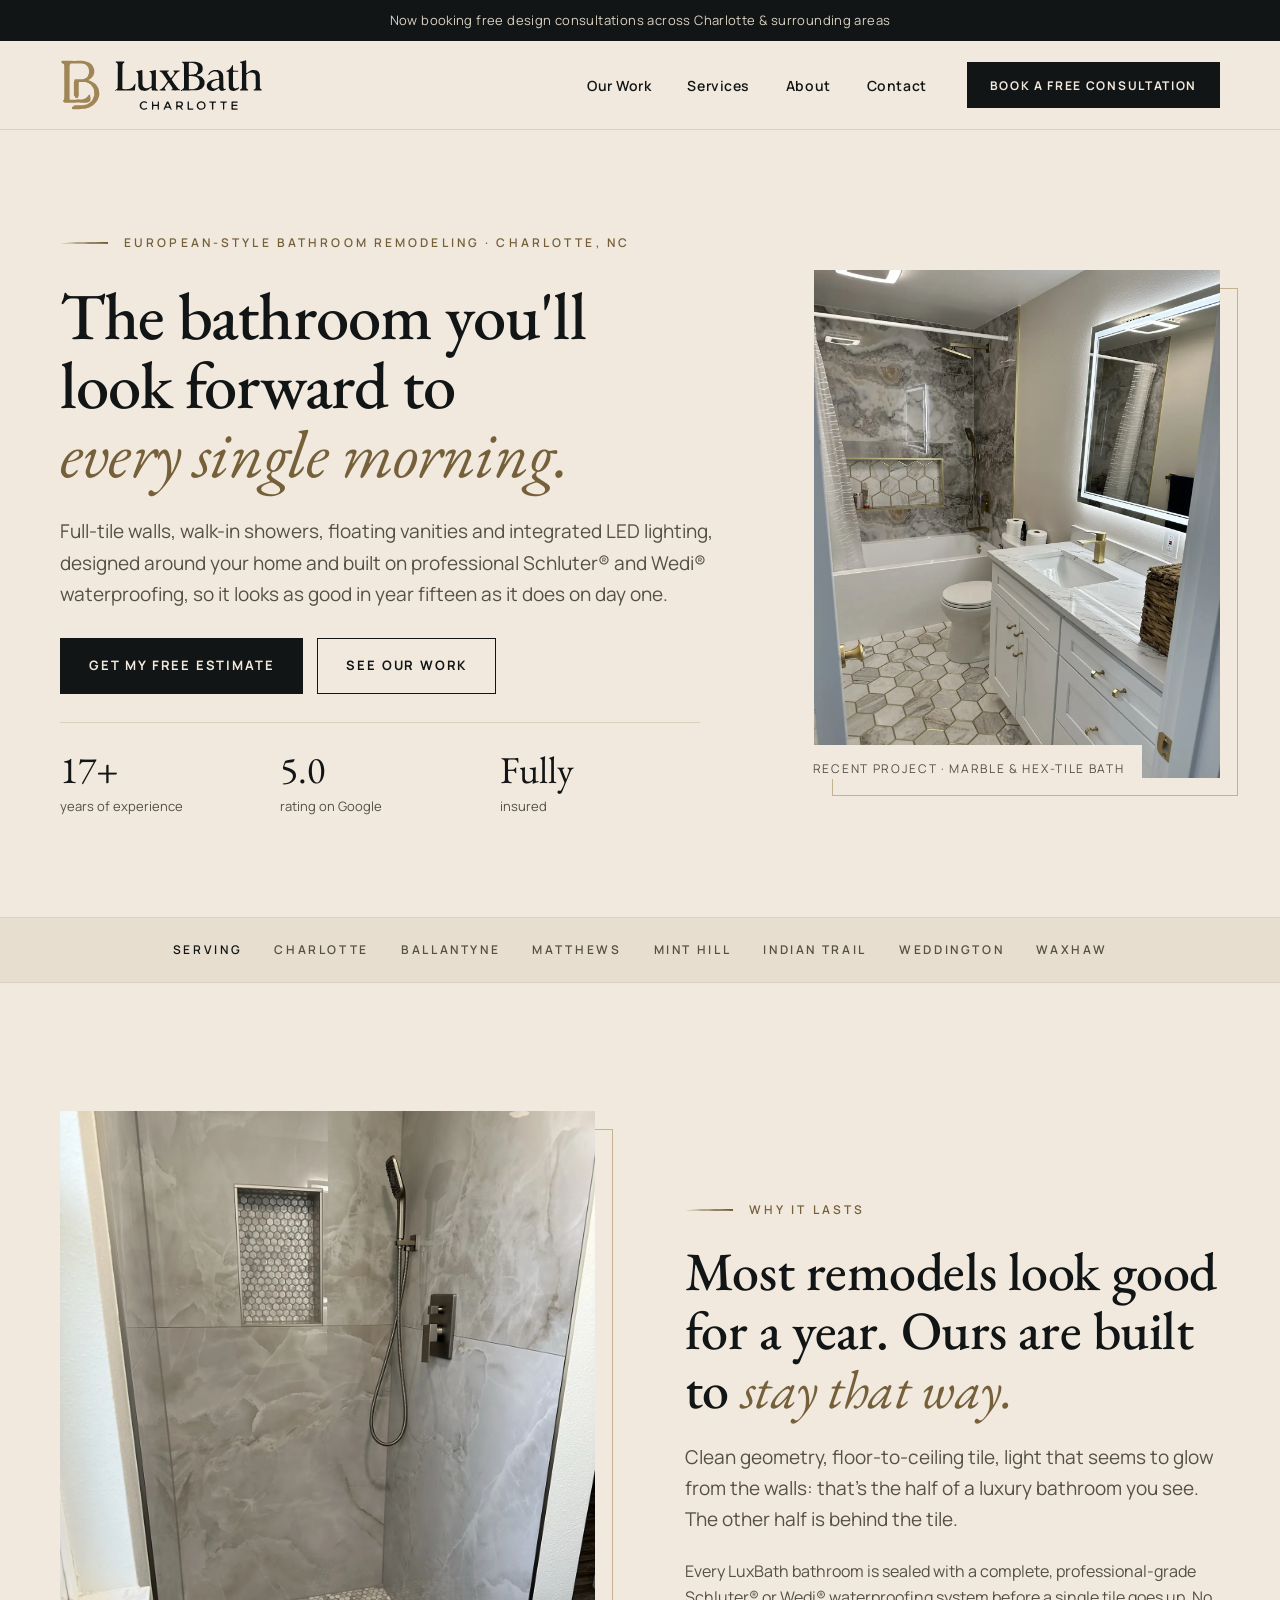
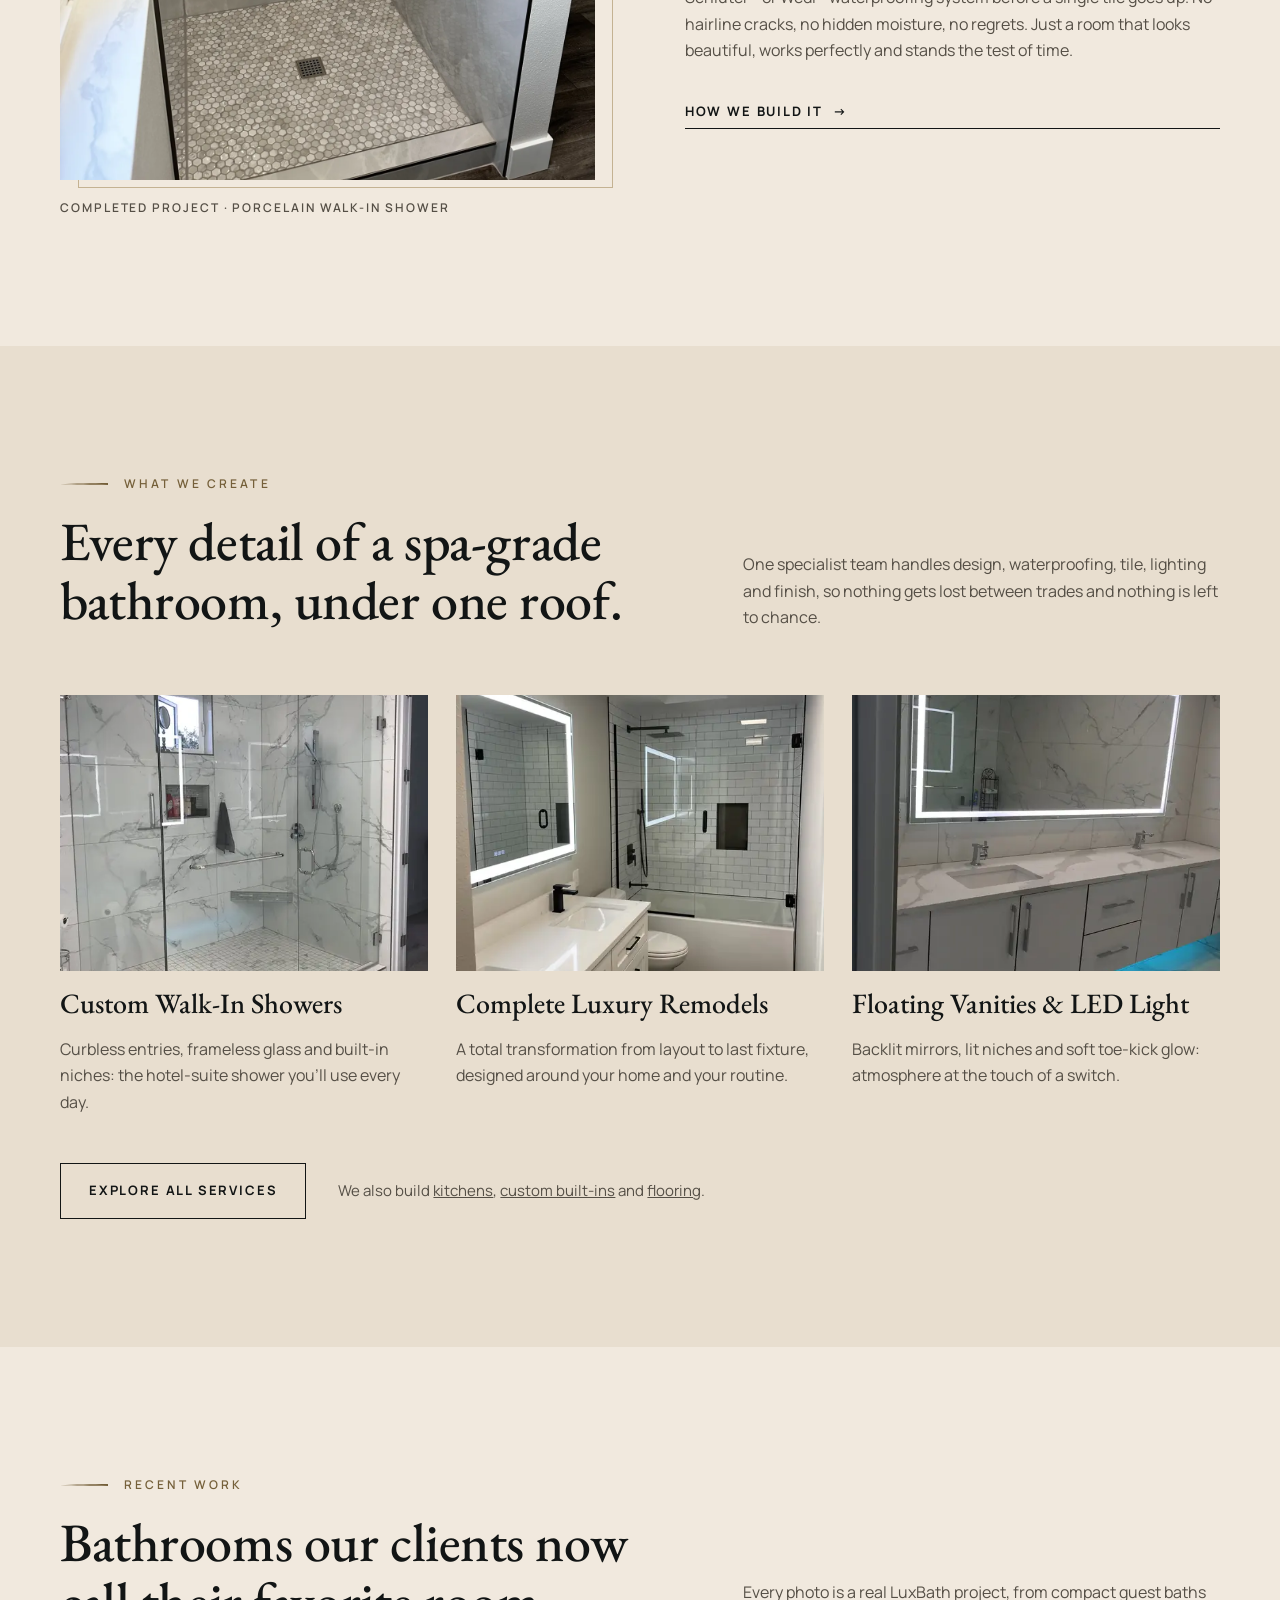
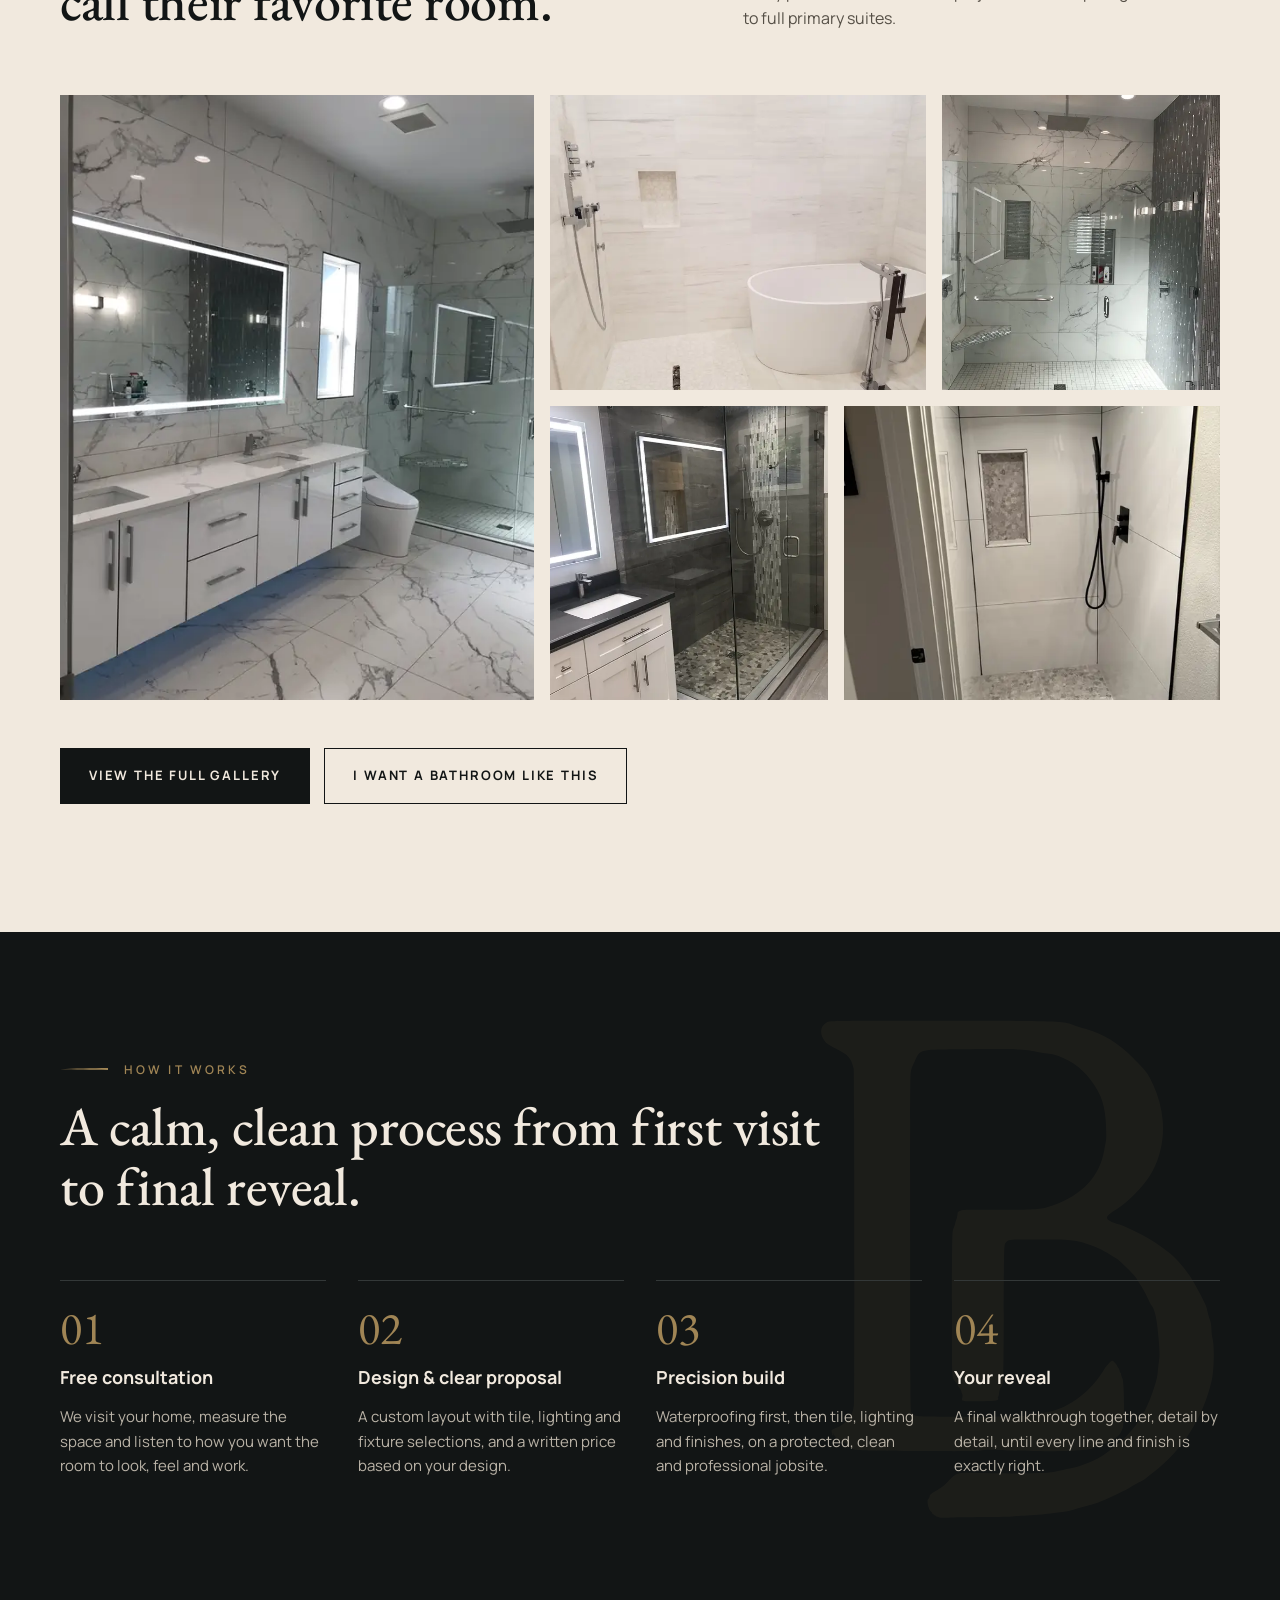
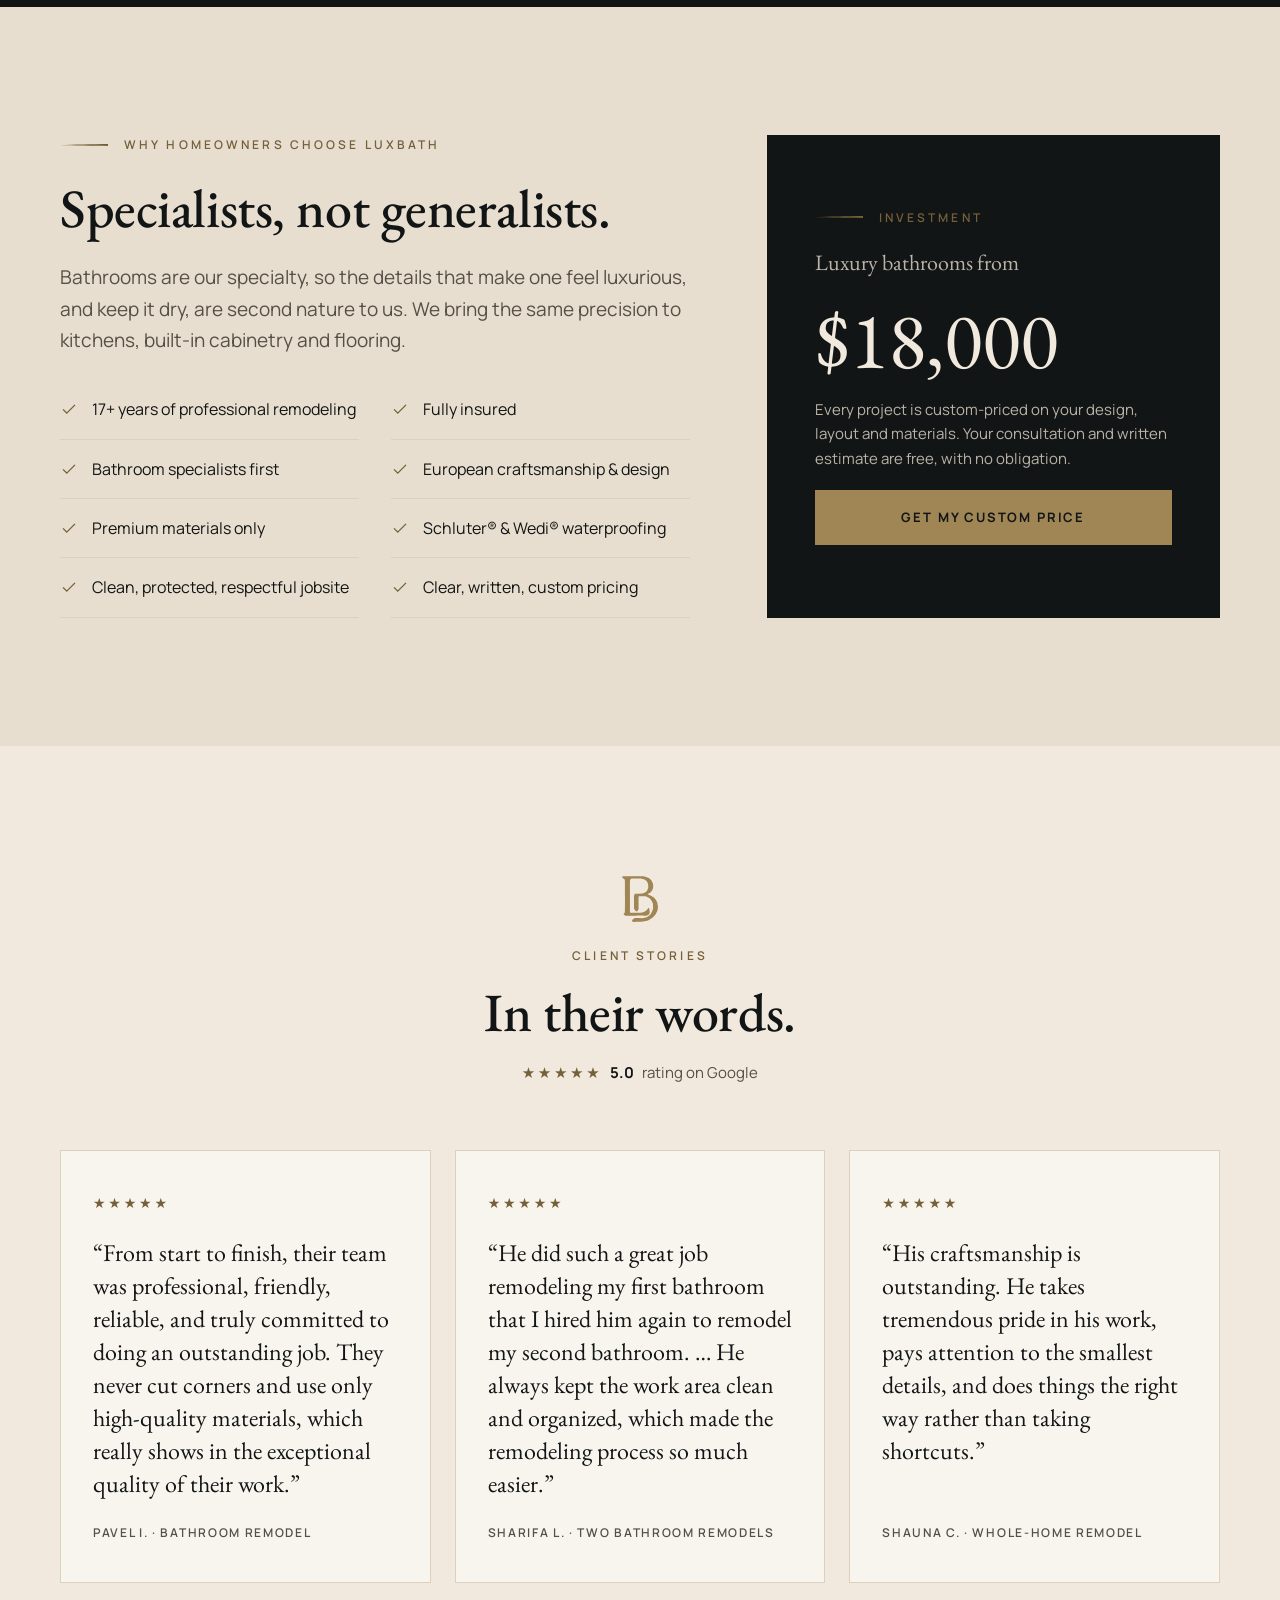
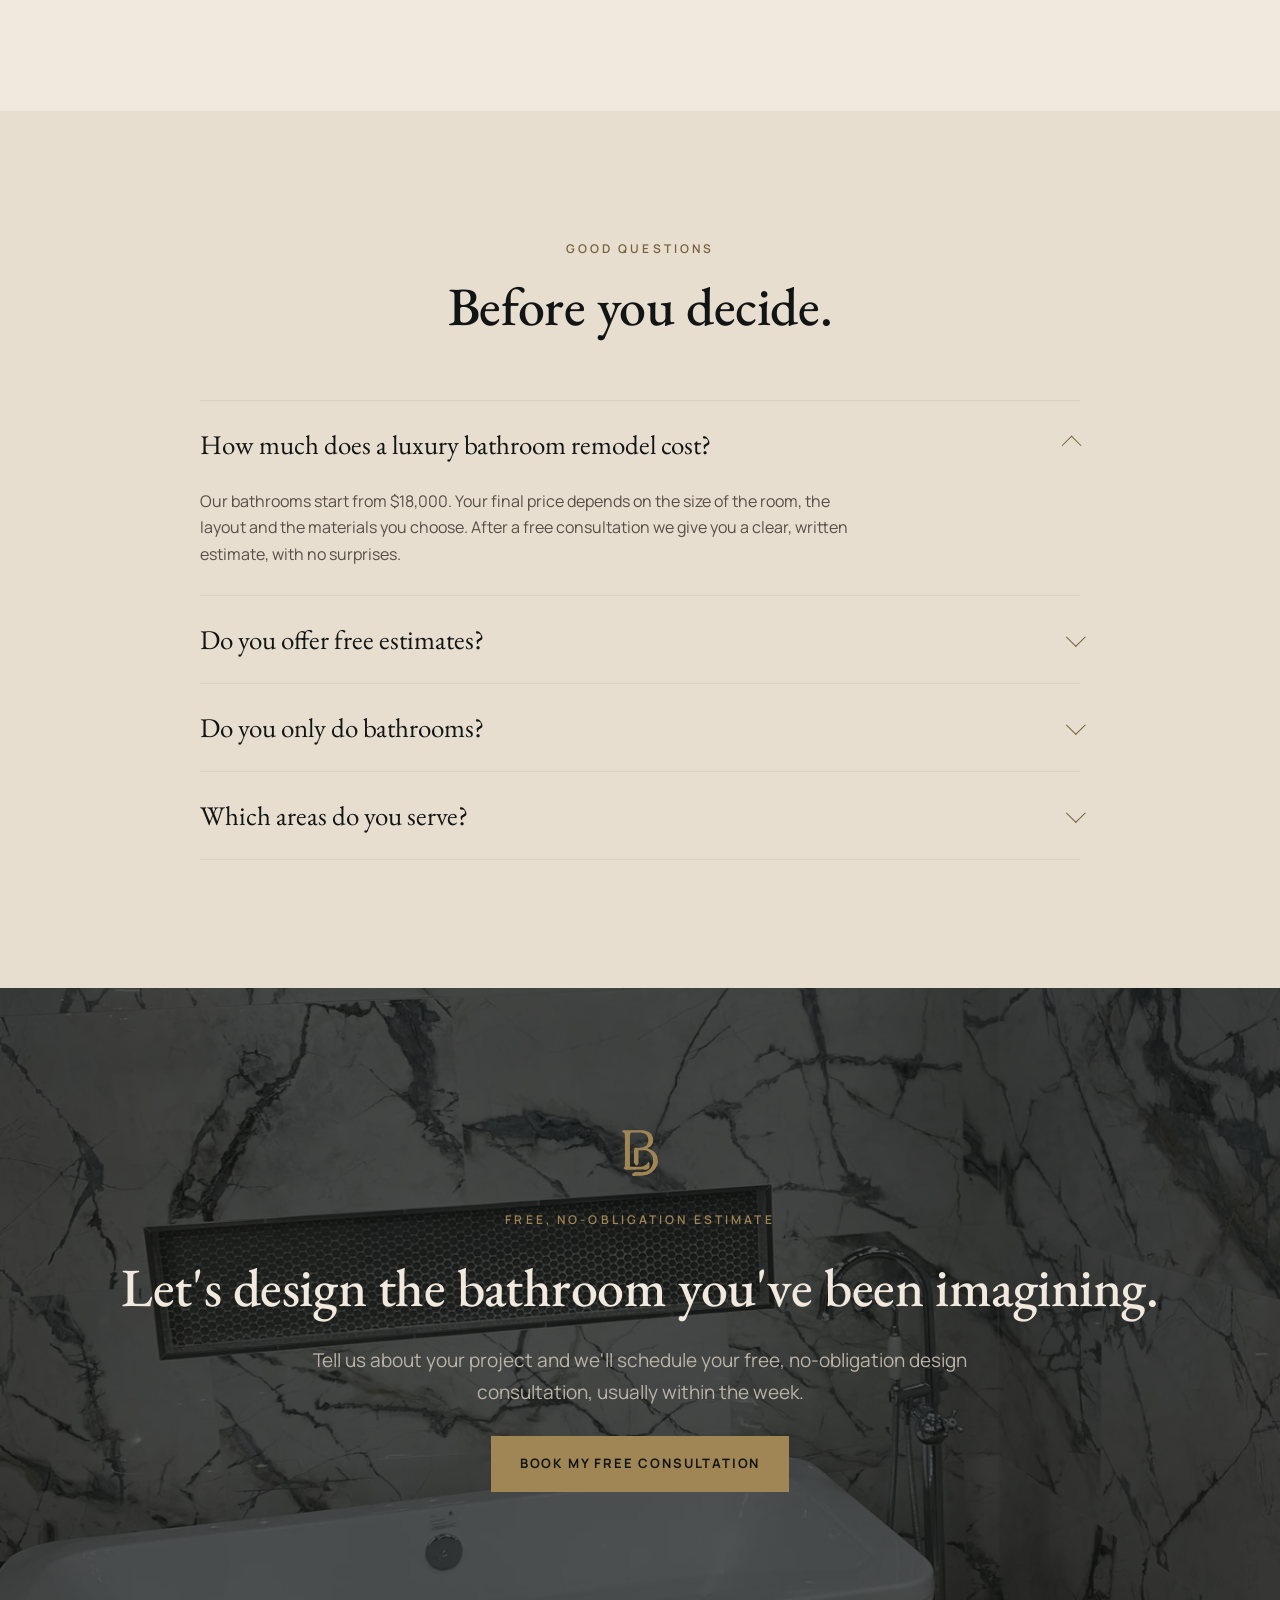
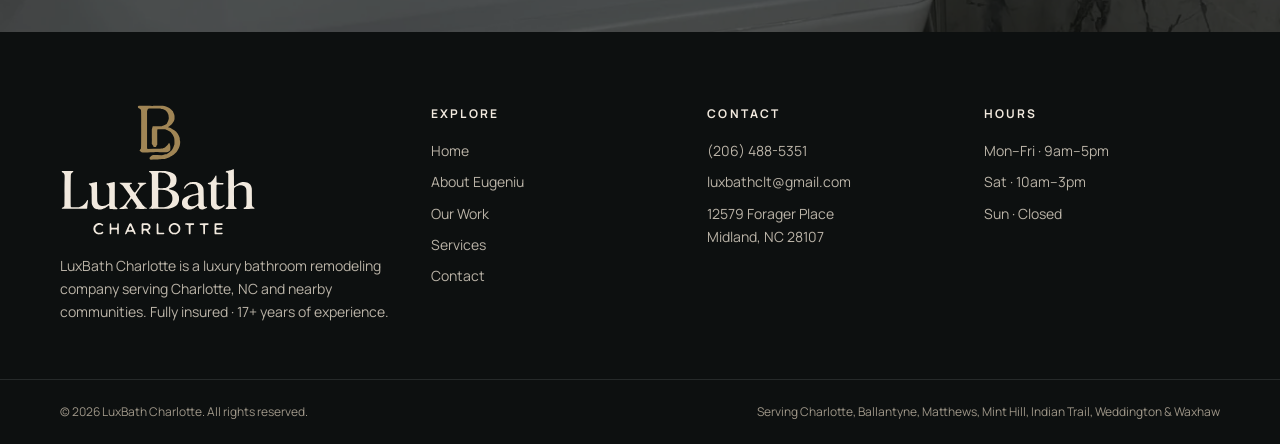
<file: index.html>
<!doctype html>
<html lang="en" class="no-js">
<head>
<!-- Google tag (gtag.js) -->
<script async src="https://www.googletagmanager.com/gtag/js?id=G-PRQ7Q142VP"></script>
<script>
  window.dataLayer = window.dataLayer || [];
  function gtag(){dataLayer.push(arguments);}
  gtag('js', new Date());

  gtag('config', 'G-PRQ7Q142VP');
</script>
<meta charset="utf-8">
<meta name="viewport" content="width=device-width, initial-scale=1">
<title>LuxBath Charlotte | Luxury European-Style Bathroom Remodeling</title>
<meta name="description" content="High-end, European-style bathroom remodeling in Charlotte, NC. Walk-in showers, full-tile bathrooms, LED lighting and Schluter/Wedi waterproofing. Free design consultation.">
<link rel="canonical" href="https://luxbathclt.com/">
<meta property="og:url" content="https://luxbathclt.com/">
<meta property="og:type" content="website">
<meta property="og:site_name" content="LuxBath Charlotte">
<meta property="og:title" content="LuxBath Charlotte | Luxury European-Style Bathroom Remodeling">
<meta property="og:description" content="High-end, European-style bathroom remodeling in Charlotte, NC. Walk-in showers, full-tile bathrooms, LED lighting and Schluter/Wedi waterproofing. Free design consultation.">
<meta property="og:image" content="https://luxbathclt.com/images/brand/og-image.jpg">
<meta property="og:locale" content="en_US">
<meta name="twitter:card" content="summary_large_image">
<meta name="geo.region" content="US-NC">
<meta name="geo.placename" content="Charlotte">
<meta name="theme-color" content="#F1E9DE">
<link rel="icon" href="favicon.svg" type="image/svg+xml">
<link rel="apple-touch-icon" href="images/brand/apple-touch-icon.png">
<link rel="preconnect" href="https://fonts.googleapis.com">
<link rel="preconnect" href="https://fonts.gstatic.com" crossorigin>
<link rel="stylesheet" href="https://fonts.googleapis.com/css2?family=EB+Garamond:ital,wght@0,400;0,500;0,600;1,400;1,500&amp;family=Manrope:wght@400;500;600;700&amp;display=swap">
<link rel="stylesheet" href="css/styles.css">
<script type="application/ld+json">
{
 "@context": "https://schema.org",
 "@graph": [
  {
   "@type": "WebSite",
   "@id": "https://luxbathclt.com/#website",
   "url": "https://luxbathclt.com/",
   "name": "LuxBath Charlotte",
   "publisher": {
    "@id": "https://luxbathclt.com/#business"
   },
   "inLanguage": "en-US"
  },
  {
   "@type": "HomeAndConstructionBusiness",
   "@id": "https://luxbathclt.com/#business",
   "name": "LuxBath Charlotte",
   "legalName": "LuxBath Charlotte LLC",
   "url": "https://luxbathclt.com/",
   "logo": "https://luxbathclt.com/images/brand/logo-stacked.svg",
   "image": "https://luxbathclt.com/images/brand/og-image.jpg",
   "description": "LuxBath Charlotte is a luxury bathroom remodeling company specializing in high-end, European-style bathrooms in Charlotte, NC: custom walk-in showers, full-tile bathrooms, integrated LED lighting and Schluter and Wedi waterproofing. It also builds kitchens, custom built-in cabinetry and flooring.",
   "slogan": "European craft. Modern luxury bathrooms.",
   "telephone": "+1-206-488-5351",
   "email": "luxbathclt@gmail.com",
   "priceRange": "From $18,000",
   "address": {
    "@type": "PostalAddress",
    "streetAddress": "12579 Forager Place",
    "addressLocality": "Midland",
    "addressRegion": "NC",
    "postalCode": "28107",
    "addressCountry": "US"
   },
   "areaServed": [
    {
     "@type": "City",
     "name": "Charlotte",
     "containedInPlace": {
      "@type": "State",
      "name": "North Carolina"
     }
    },
    {
     "@type": "City",
     "name": "Ballantyne",
     "containedInPlace": {
      "@type": "State",
      "name": "North Carolina"
     }
    },
    {
     "@type": "City",
     "name": "Matthews",
     "containedInPlace": {
      "@type": "State",
      "name": "North Carolina"
     }
    },
    {
     "@type": "City",
     "name": "Mint Hill",
     "containedInPlace": {
      "@type": "State",
      "name": "North Carolina"
     }
    },
    {
     "@type": "City",
     "name": "Indian Trail",
     "containedInPlace": {
      "@type": "State",
      "name": "North Carolina"
     }
    },
    {
     "@type": "City",
     "name": "Weddington",
     "containedInPlace": {
      "@type": "State",
      "name": "North Carolina"
     }
    },
    {
     "@type": "City",
     "name": "Waxhaw",
     "containedInPlace": {
      "@type": "State",
      "name": "North Carolina"
     }
    }
   ],
   "founder": {
    "@id": "https://luxbathclt.com/#eugeniu"
   },
   "knowsAbout": [
    "Bathroom remodeling",
    "Walk-in showers",
    "Curbless showers",
    "Large-format tile installation",
    "Schluter waterproofing",
    "Wedi waterproofing",
    "LED bathroom lighting",
    "Floating vanities",
    "Kitchen remodeling",
    "Built-in cabinetry",
    "Flooring installation"
   ],
   "hasOfferCatalog": {
    "@type": "OfferCatalog",
    "name": "Remodeling services",
    "itemListElement": [
     {
      "@type": "Offer",
      "itemOffered": {
       "@type": "Service",
       "name": "Luxury bathroom remodeling",
       "description": "Complete bathroom transformations from layout to final fixture, custom-designed for each home."
      }
     },
     {
      "@type": "Offer",
      "itemOffered": {
       "@type": "Service",
       "name": "Custom walk-in showers",
       "description": "Curbless and low-threshold walk-in showers with frameless glass, linear drains, built-in niches and benches."
      }
     },
     {
      "@type": "Offer",
      "itemOffered": {
       "@type": "Service",
       "name": "Full-tile bathrooms",
       "description": "Floor-to-ceiling tile installation with large-format porcelain, mitered edges and aligned grout lines."
      }
     },
     {
      "@type": "Offer",
      "itemOffered": {
       "@type": "Service",
       "name": "Integrated LED lighting",
       "description": "Backlit mirrors, lit shower niches and under-vanity toe-kick lighting."
      }
     },
     {
      "@type": "Offer",
      "itemOffered": {
       "@type": "Service",
       "name": "European-style bathroom design",
       "description": "Floating vanities, wall-hung toilets with in-wall carriers and freestanding soaking tubs."
      }
     },
     {
      "@type": "Offer",
      "itemOffered": {
       "@type": "Service",
       "name": "Schluter and Wedi shower waterproofing",
       "description": "Complete Schluter and Wedi waterproofing systems installed on every wet wall and floor before tile."
      }
     },
     {
      "@type": "Offer",
      "itemOffered": {
       "@type": "Service",
       "name": "Kitchen remodeling",
       "description": "Custom cabinetry, quartz waterfall islands, tile backsplashes and lighting."
      }
     },
     {
      "@type": "Offer",
      "itemOffered": {
       "@type": "Service",
       "name": "Built-in cabinetry",
       "description": "Walk-in closets, pantries, media walls, wet bars and fireplace surrounds."
      }
     },
     {
      "@type": "Offer",
      "itemOffered": {
       "@type": "Service",
       "name": "Flooring installation",
       "description": "Hardwood, wide-plank and tile flooring with clean transitions and new trim."
      }
     }
    ]
   },
   "openingHoursSpecification": [
    {
     "@type": "OpeningHoursSpecification",
     "dayOfWeek": [
      "Monday",
      "Tuesday",
      "Wednesday",
      "Thursday",
      "Friday"
     ],
     "opens": "09:00",
     "closes": "17:00"
    },
    {
     "@type": "OpeningHoursSpecification",
     "dayOfWeek": "Saturday",
     "opens": "10:00",
     "closes": "15:00"
    }
   ]
  },
  {
   "@type": "Person",
   "@id": "https://luxbathclt.com/#eugeniu",
   "name": "Eugeniu",
   "jobTitle": "Founder",
   "worksFor": {
    "@id": "https://luxbathclt.com/#business"
   },
   "image": "https://luxbathclt.com/images/site/eugeniu.webp",
   "description": "Founder of LuxBath Charlotte with more than 17 years of professional remodeling experience, specializing in high-end, European-style bathrooms.",
   "knowsAbout": [
    "Bathroom remodeling",
    "Tile installation",
    "Shower waterproofing",
    "Interior design",
    "Finish carpentry"
   ]
  },
  {
   "@type": "WebPage",
   "@id": "https://luxbathclt.com/#webpage",
   "url": "https://luxbathclt.com/",
   "name": "LuxBath Charlotte | Luxury European-Style Bathroom Remodeling",
   "description": "Luxury European-style bathroom remodeling in Charlotte, NC.",
   "isPartOf": {
    "@id": "https://luxbathclt.com/#website"
   },
   "about": {
    "@id": "https://luxbathclt.com/#business"
   },
   "inLanguage": "en-US"
  },
  {
   "@type": "FAQPage",
   "mainEntity": [
    {
     "@type": "Question",
     "name": "How much does a luxury bathroom remodel cost?",
     "acceptedAnswer": {
      "@type": "Answer",
      "text": "Our bathrooms start from $18,000. Your final price depends on the size of the room, the layout and the materials you choose. After a free consultation we give you a clear, written estimate, with no surprises."
     }
    },
    {
     "@type": "Question",
     "name": "Do you offer free estimates?",
     "acceptedAnswer": {
      "@type": "Answer",
      "text": "Yes. Your in-home design consultation and written estimate are free, with no obligation. Request one through our contact form and we'll reply within one business day."
     }
    },
    {
     "@type": "Question",
     "name": "Do you only do bathrooms?",
     "acceptedAnswer": {
      "@type": "Answer",
      "text": "Bathrooms are our specialty and the heart of what we do. We also design and build kitchens, custom built-in cabinetry and flooring, often as part of a larger renovation, with the same eye for detail and the same clean, professional process."
     }
    },
    {
     "@type": "Question",
     "name": "Which areas do you serve?",
     "acceptedAnswer": {
      "@type": "Answer",
      "text": "Charlotte, NC and the surrounding communities, including Ballantyne, Matthews, Mint Hill, Indian Trail, Weddington and Waxhaw."
     }
    }
   ]
  }
 ]
}
</script>
</head>
<body>
<a class="skip-link" href="#main">Skip to content</a>
<div class="utility">
  <div class="container">
    <span>Now booking free design consultations across Charlotte &amp; surrounding areas</span>
  </div>
</div>
<header class="site-header">
  <div class="container">
    <a class="brand" href="./"><img src="images/brand/logo-horizontal.svg" width="318" height="79" alt="LuxBath Charlotte"></a>
    <div class="header-actions">
      <a class="btn btn-dark header-cta" href="contact/">Free Consultation</a>
      <button class="nav-toggle" type="button" aria-expanded="false" aria-controls="site-nav" aria-label="Menu"><svg viewBox="0 0 24 24" fill="none" stroke="currentColor" stroke-width="1.5" aria-hidden="true"><path d="M3 7h18M3 12h18M3 17h18"/></svg></button>
    </div>
    <nav class="nav" id="site-nav" aria-label="Main">
      <div class="nav-links">
        <a href="our-work/">Our Work</a>
        <a href="services/">Services</a>
        <a href="about/">About</a>
        <a href="contact/">Contact</a>
      </div>
      <a class="btn btn-dark" href="contact/">Book a Free Consultation</a>
    </nav>
  </div>
</header>
<main id="main">

<section class="hero">
  <div class="container hero-grid">
    <div class="hero-copy">
      <span class="eyebrow">European-style bathroom remodeling · Charlotte, NC</span>
      <h1 class="display hero-title">The bathroom you'll <br class="br-wide">look forward to <br class="br-wide"><em>every single morning.</em></h1>
      <p class="lead">Full-tile walls, walk-in showers, floating vanities and integrated LED lighting, designed around your home and built on professional Schluter® and Wedi® waterproofing, so it looks as good in year fifteen as it does on day one.</p>
      <div class="btn-row">
        <a class="btn btn-dark" href="contact/">Get My Free Estimate</a>
        <a class="btn btn-outline" href="our-work/">See Our Work</a>
      </div>
      <div class="stats">
        <div><div class="stat-num">17+</div><div class="stat-label">years of experience</div></div>
        <div><div class="stat-num">5.0</div><div class="stat-label">rating on Google</div></div>
        <div><div class="stat-num">Fully</div><div class="stat-label">insured</div></div>
      </div>
    </div>
    <figure class="hero-media" style="margin:0">
      <img src="images/site/hero.webp" width="1350" height="1800" alt="Bathroom with marble-look tub surround, hexagon floor tile, white vanity and backlit LED mirror" fetchpriority="high">
      <figcaption>Recent project · Marble &amp; hex-tile bath</figcaption>
    </figure>
  </div>
</section>
<div class="areas"><div class="container"><ul><li>Serving</li><li>Charlotte</li><li>Ballantyne</li><li>Matthews</li><li>Mint Hill</li><li>Indian Trail</li><li>Weddington</li><li>Waxhaw</li></ul></div></div>

<section class="section">
  <div class="container split">
    <figure class="portrait reveal">
      <img src="images/gallery/porcelain-shower-hex-mosaic-sm.webp" srcset="images/gallery/porcelain-shower-hex-mosaic-sm.webp 540w, images/gallery/porcelain-shower-hex-mosaic.webp 1350w" sizes="(max-width: 860px) 100vw, 50vw" width="540" height="720" alt="Large-format porcelain shower with hex mosaic floor and niche" loading="lazy" decoding="async">
      <figcaption>Completed project · Porcelain walk-in shower</figcaption>
    </figure>
    <div class="split-copy reveal">
      <span class="eyebrow">Why it lasts</span>
      <h2 class="h2">Most remodels look good for a year. Ours are built to <em>stay that way.</em></h2>
      <p class="lead">Clean geometry, floor-to-ceiling tile, light that seems to glow from the walls: that's the half of a luxury bathroom you see. The other half is behind the tile.</p>
      <p class="muted">Every LuxBath bathroom is sealed with a complete, professional-grade Schluter® or Wedi® waterproofing system before a single tile goes up. No hairline cracks, no hidden moisture, no regrets. Just a room that looks beautiful, works perfectly and stands the test of time.</p>
      <a class="text-link" href="services/#waterproofing">How we build it <span>→</span></a>
    </div>
  </div>
</section>
<section class="section on-stone" id="services">
  <div class="container">
    <div class="section-head split reveal">
      <div style="display:grid;gap:18px">
        <span class="eyebrow">What we create</span>
        <h2 class="h2">Every detail of a spa-grade bathroom, under one roof.</h2>
      </div>
      <p class="muted">One specialist team handles design, waterproofing, tile, lighting and finish, so nothing gets lost between trades and nothing is left to chance.</p>
    </div>
    <div class="cards reveal"><a class="card" href="services/#showers"><div class="card-img"><img src="images/gallery/glass-enclosed-walk-in-shower-sm.webp" srcset="images/gallery/glass-enclosed-walk-in-shower-sm.webp 540w, images/gallery/glass-enclosed-walk-in-shower.webp 1350w" sizes="(max-width: 620px) 100vw, 33vw" width="540" height="720" alt="Glass-enclosed walk-in shower with corner bench and mosaic floor" loading="lazy" decoding="async"></div><h3 class="h3">Custom Walk-In Showers</h3><p>Curbless entries, frameless glass and built-in niches: the hotel-suite shower you'll use every day.</p></a><a class="card" href="services/#remodels"><div class="card-img"><img src="images/gallery/black-white-led-suite-sm.webp" srcset="images/gallery/black-white-led-suite-sm.webp 540w, images/gallery/black-white-led-suite.webp 1350w" sizes="(max-width: 620px) 100vw, 33vw" width="540" height="720" alt="White and black bathroom with LED mirror and glass tub shower" loading="lazy" decoding="async"></div><h3 class="h3">Complete Luxury Remodels</h3><p>A total transformation from layout to last fixture, designed around your home and your routine.</p></a><a class="card" href="services/#lighting"><div class="card-img"><img src="images/gallery/floating-vanity-toe-kick-light-sm.webp" srcset="images/gallery/floating-vanity-toe-kick-light-sm.webp 540w, images/gallery/floating-vanity-toe-kick-light.webp 1350w" sizes="(max-width: 620px) 100vw, 33vw" width="540" height="720" alt="Floating vanity with LED toe-kick lighting and illuminated mirror" loading="lazy" decoding="async"></div><h3 class="h3">Floating Vanities &amp; LED Light</h3><p>Backlit mirrors, lit niches and soft toe-kick glow: atmosphere at the touch of a switch.</p></a></div>
    <div style="margin-top:48px;display:flex;flex-wrap:wrap;gap:16px 32px;align-items:center" class="reveal">
      <a class="btn btn-outline" href="services/">Explore All Services</a>
      <p class="muted" style="font-size:15px">We also build <a href="our-work/#kitchens">kitchens</a>, <a href="our-work/#built-ins">custom built-ins</a> and <a href="our-work/#flooring">flooring</a>.</p>
    </div>
  </div>
</section>
<section class="section" id="work">
  <div class="container">
    <div class="section-head split reveal">
      <div style="display:grid;gap:18px">
        <span class="eyebrow">Recent work</span>
        <h2 class="h2">Bathrooms our clients now call their favorite room.</h2>
      </div>
      <p class="muted">Every photo is a real LuxBath project, from compact guest baths to full primary suites.</p>
    </div>
    <div class="work-grid reveal"><a href="our-work/"><img src="images/gallery/marble-suite-led-vanity-sm.webp" srcset="images/gallery/marble-suite-led-vanity-sm.webp 540w, images/gallery/marble-suite-led-vanity.webp 1350w" sizes="(max-width: 860px) 50vw, 40vw" width="540" height="720" alt="Marble-look bathroom with backlit LED mirror and floating double vanity" loading="lazy" decoding="async"></a><a href="our-work/"><img src="images/gallery/freestanding-tub-open-shower-sm.webp" srcset="images/gallery/freestanding-tub-open-shower-sm.webp 720w, images/gallery/freestanding-tub-open-shower.webp 1800w" sizes="(max-width: 860px) 50vw, 40vw" width="720" height="540" alt="Freestanding soaking tub beside an open marble shower" loading="lazy" decoding="async"></a><a href="our-work/"><img src="images/gallery/frameless-shower-mosaic-column-sm.webp" srcset="images/gallery/frameless-shower-mosaic-column-sm.webp 540w, images/gallery/frameless-shower-mosaic-column.webp 1350w" sizes="(max-width: 860px) 50vw, 40vw" width="540" height="720" alt="Frameless glass shower with rain head and dark mosaic feature column" loading="lazy" decoding="async"></a><a href="our-work/"><img src="images/gallery/charcoal-tile-led-mirror-suite-sm.webp" srcset="images/gallery/charcoal-tile-led-mirror-suite-sm.webp 540w, images/gallery/charcoal-tile-led-mirror-suite.webp 1350w" sizes="(max-width: 860px) 50vw, 40vw" width="540" height="720" alt="Charcoal tile shower beside a double vanity with LED mirror" loading="lazy" decoding="async"></a><a href="our-work/"><img src="images/gallery/matte-black-fixtures-shower-sm.webp" srcset="images/gallery/matte-black-fixtures-shower-sm.webp 540w, images/gallery/matte-black-fixtures-shower.webp 1350w" sizes="(max-width: 860px) 50vw, 40vw" width="540" height="720" alt="Walk-in shower with matte black fixtures and stone niche" loading="lazy" decoding="async"></a></div>
    <div style="margin-top:48px;display:flex;flex-wrap:wrap;gap:14px" class="reveal">
      <a class="btn btn-dark" href="our-work/">View the Full Gallery</a>
      <a class="btn btn-outline" href="contact/">I Want a Bathroom Like This</a>
    </div>
  </div>
</section>
<section class="section on-dark has-watermark" id="process">
  <img class="watermark" src="images/brand/monogram-large.svg" alt="" aria-hidden="true">
  <div class="container">
    <div class="section-head reveal">
      <span class="eyebrow">How it works</span>
      <h2 class="h2">A calm, clean process from first visit to final reveal.</h2>
    </div>
    <ol class="steps reveal"><li class="step"><span class="step-num">01</span><h3>Free consultation</h3><p>We visit your home, measure the space and listen to how you want the room to look, feel and work.</p></li><li class="step"><span class="step-num">02</span><h3>Design &amp; clear proposal</h3><p>A custom layout with tile, lighting and fixture selections, and a written price based on your design.</p></li><li class="step"><span class="step-num">03</span><h3>Precision build</h3><p>Waterproofing first, then tile, lighting and finishes, on a protected, clean and professional jobsite.</p></li><li class="step"><span class="step-num">04</span><h3>Your reveal</h3><p>A final walkthrough together, detail by detail, until every line and finish is exactly right.</p></li></ol>
  </div>
</section>

<section class="section on-stone" id="investment">
  <div class="container why">
    <div class="reveal" style="display:grid;gap:24px;align-content:start">
      <span class="eyebrow">Why homeowners choose LuxBath</span>
      <h2 class="h2">Specialists, not generalists.</h2>
      <p class="lead">Bathrooms are our specialty, so the details that make one feel luxurious, and keep it dry, are second nature to us. We bring the same precision to kitchens, built-in cabinetry and flooring.</p>
      <ul class="checks"><li><svg viewBox="0 0 24 24" fill="none" stroke="currentColor" stroke-width="1.8" aria-hidden="true"><path d="M4 12.5l5 5L20 6.5"/></svg><span>17+ years of professional remodeling</span></li><li><svg viewBox="0 0 24 24" fill="none" stroke="currentColor" stroke-width="1.8" aria-hidden="true"><path d="M4 12.5l5 5L20 6.5"/></svg><span>Fully insured</span></li><li><svg viewBox="0 0 24 24" fill="none" stroke="currentColor" stroke-width="1.8" aria-hidden="true"><path d="M4 12.5l5 5L20 6.5"/></svg><span>Bathroom specialists first</span></li><li><svg viewBox="0 0 24 24" fill="none" stroke="currentColor" stroke-width="1.8" aria-hidden="true"><path d="M4 12.5l5 5L20 6.5"/></svg><span>European craftsmanship &amp; design</span></li><li><svg viewBox="0 0 24 24" fill="none" stroke="currentColor" stroke-width="1.8" aria-hidden="true"><path d="M4 12.5l5 5L20 6.5"/></svg><span>Premium materials only</span></li><li><svg viewBox="0 0 24 24" fill="none" stroke="currentColor" stroke-width="1.8" aria-hidden="true"><path d="M4 12.5l5 5L20 6.5"/></svg><span>Schluter® &amp; Wedi® waterproofing</span></li><li><svg viewBox="0 0 24 24" fill="none" stroke="currentColor" stroke-width="1.8" aria-hidden="true"><path d="M4 12.5l5 5L20 6.5"/></svg><span>Clean, protected, respectful jobsite</span></li><li><svg viewBox="0 0 24 24" fill="none" stroke="currentColor" stroke-width="1.8" aria-hidden="true"><path d="M4 12.5l5 5L20 6.5"/></svg><span>Clear, written, custom pricing</span></li></ul>
    </div>
    <div class="price-card reveal">
      <span class="eyebrow">Investment</span>
      <span class="from">Luxury bathrooms from</span>
      <span class="amount">$18,000</span>
      <p>Every project is custom-priced on your design, layout and materials. Your consultation and written estimate are free, with no obligation.</p>
      <a class="btn btn-brass" href="contact/">Get My Custom Price</a>
    </div>
  </div>
</section>

<section class="section">
  <div class="container">
    <div class="section-head center reveal">
<img class="ornament" src="images/brand/monogram.svg" width="44" height="56" alt="" aria-hidden="true">
      <span class="eyebrow center">Client stories</span>
      <h2 class="h2">In their words.</h2>
      <p class="rating"><span class="rating-stars" aria-hidden="true">★★★★★</span> <strong>5.0</strong> rating on Google</p>
    </div>
    <div class="quotes reveal"><figure class="quote"><span class="quote-stars" aria-label="5 out of 5 stars">★★★★★</span><blockquote>“From start to finish, their team was professional, friendly, reliable, and truly committed to doing an outstanding job. They never cut corners and use only high-quality materials, which really shows in the exceptional quality of their work.”</blockquote><figcaption>Pavel I. · Bathroom remodel</figcaption></figure><figure class="quote"><span class="quote-stars" aria-label="5 out of 5 stars">★★★★★</span><blockquote>“He did such a great job remodeling my first bathroom that I hired him again to remodel my second bathroom. … He always kept the work area clean and organized, which made the remodeling process so much easier.”</blockquote><figcaption>Sharifa L. · Two bathroom remodels</figcaption></figure><figure class="quote"><span class="quote-stars" aria-label="5 out of 5 stars">★★★★★</span><blockquote>“His craftsmanship is outstanding. He takes tremendous pride in his work, pays attention to the smallest details, and does things the right way rather than taking shortcuts.”</blockquote><figcaption>Shauna C. · Whole-home remodel</figcaption></figure></div>
  </div>
</section>

<section class="section on-stone" id="faq">
  <div class="container">
    <div class="section-head center reveal">
      <span class="eyebrow center">Good questions</span>
      <h2 class="h2">Before you decide.</h2>
    </div>
    <div class="faq reveal"><details open><summary>How much does a luxury bathroom remodel cost?</summary><p>Our bathrooms start from $18,000. Your final price depends on the size of the room, the layout and the materials you choose. After a free consultation we give you a clear, written estimate, with no surprises.</p></details><details><summary>Do you offer free estimates?</summary><p>Yes. Your in-home design consultation and written estimate are free, with no obligation. Request one through our contact form and we'll reply within one business day.</p></details><details><summary>Do you only do bathrooms?</summary><p>Bathrooms are our specialty and the heart of what we do. We also design and build kitchens, custom built-in cabinetry and flooring, often as part of a larger renovation, with the same eye for detail and the same clean, professional process.</p></details><details><summary>Which areas do you serve?</summary><p>Charlotte, NC and the surrounding communities, including Ballantyne, Matthews, Mint Hill, Indian Trail, Weddington and Waxhaw.</p></details></div>
  </div>
</section>

<section class="cta-band on-dark">
  <div class="bg"><img src="images/gallery/statement-marble-soaking-tub-sm.webp" srcset="images/gallery/statement-marble-soaking-tub-sm.webp 540w, images/gallery/statement-marble-soaking-tub.webp 1350w" sizes="100vw" width="540" height="720" alt="" loading="lazy" decoding="async"></div>
  <div class="container reveal">
    <img class="ornament" src="images/brand/monogram.svg" width="44" height="56" alt="" aria-hidden="true">
    <span class="eyebrow center">Free, no-obligation estimate</span>
    <h2 class="h2">Let's design the bathroom you've been imagining.</h2>
    <p class="lead">Tell us about your project and we'll schedule your free, no-obligation design consultation, usually within the week.</p>
    <div class="btn-row">
      <a class="btn btn-brass" href="contact/">Book My Free Consultation</a>
    </div>
  </div>
</section>

</main>
<footer class="site-footer">
  <div class="container footer-grid">
    <div>
      <a class="brand brand-footer" href="./"><img src="images/brand/logo-stacked-light.svg" width="236" height="160" alt="LuxBath Charlotte"></a>
      <p>LuxBath Charlotte is a luxury bathroom remodeling company serving Charlotte, NC and nearby communities. Fully insured · 17+ years of experience.</p>
    </div>
    <div>
      <h4>Explore</h4>
      <ul><li><a href="./">Home</a></li><li><a href="about/">About Eugeniu</a></li><li><a href="our-work/">Our Work</a></li><li><a href="services/">Services</a></li><li><a href="contact/">Contact</a></li></ul>
    </div>
    <div>
      <h4>Contact</h4>
      <ul>
        <li><a href="tel:+12064885351">(206) 488-5351</a></li>
        <li><a href="mailto:luxbathclt@gmail.com">luxbathclt@gmail.com</a></li>
        <li><a href="https://www.google.com/maps/search/?api=1&query=12579+Forager+Place+Midland+NC+28107" target="_blank" rel="noopener">12579 Forager Place<br>Midland, NC 28107</a></li>
      </ul>
    </div>
    <div>
      <h4>Hours</h4>
      <ul><li>Mon–Fri · 9am–5pm</li><li>Sat · 10am–3pm</li><li>Sun · Closed</li></ul>
    </div>
  </div>
  <div class="footer-bottom">
    <div class="container">
      <span>© <span data-year>2026</span> LuxBath Charlotte. All rights reserved.</span>
      <span>Serving Charlotte, Ballantyne, Matthews, Mint Hill, Indian Trail, Weddington &amp; Waxhaw</span>
    </div>
  </div>
</footer>
<script src="js/main.js" defer></script>
</body>
</html>
</file>
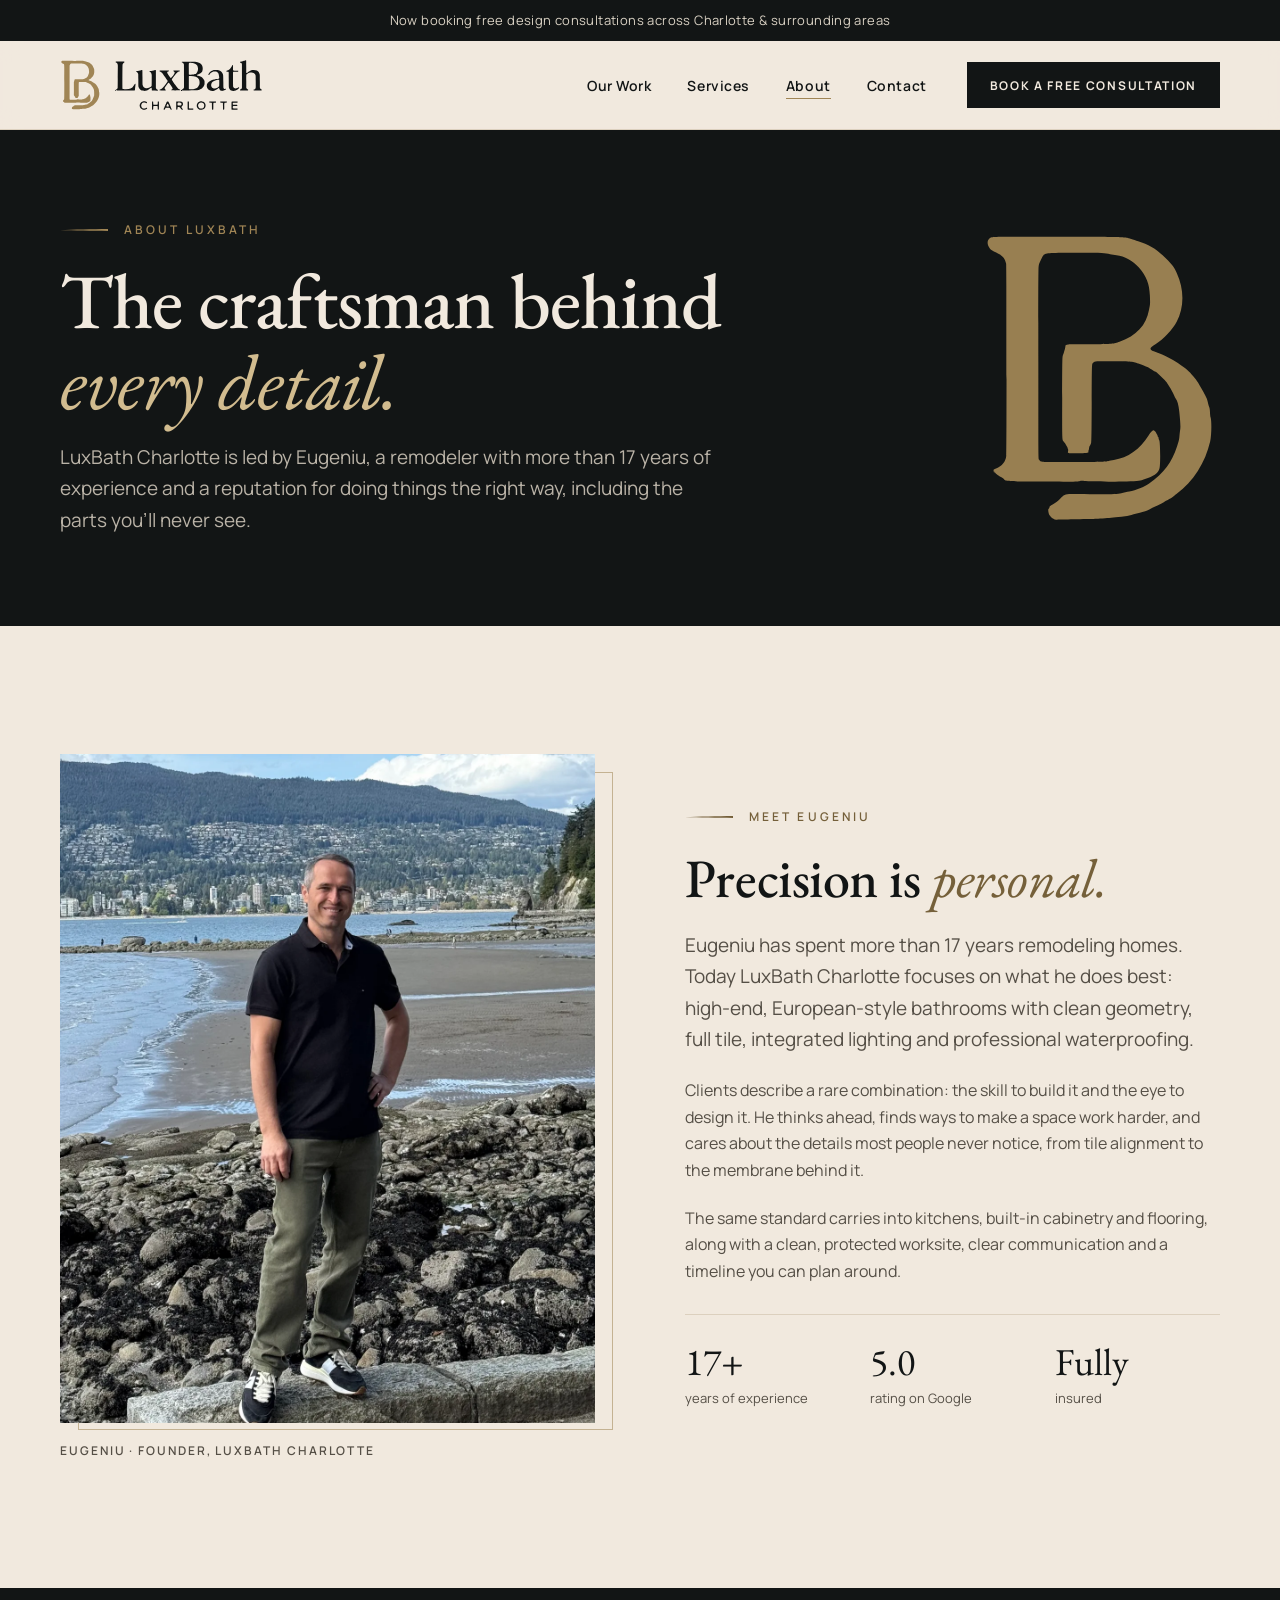
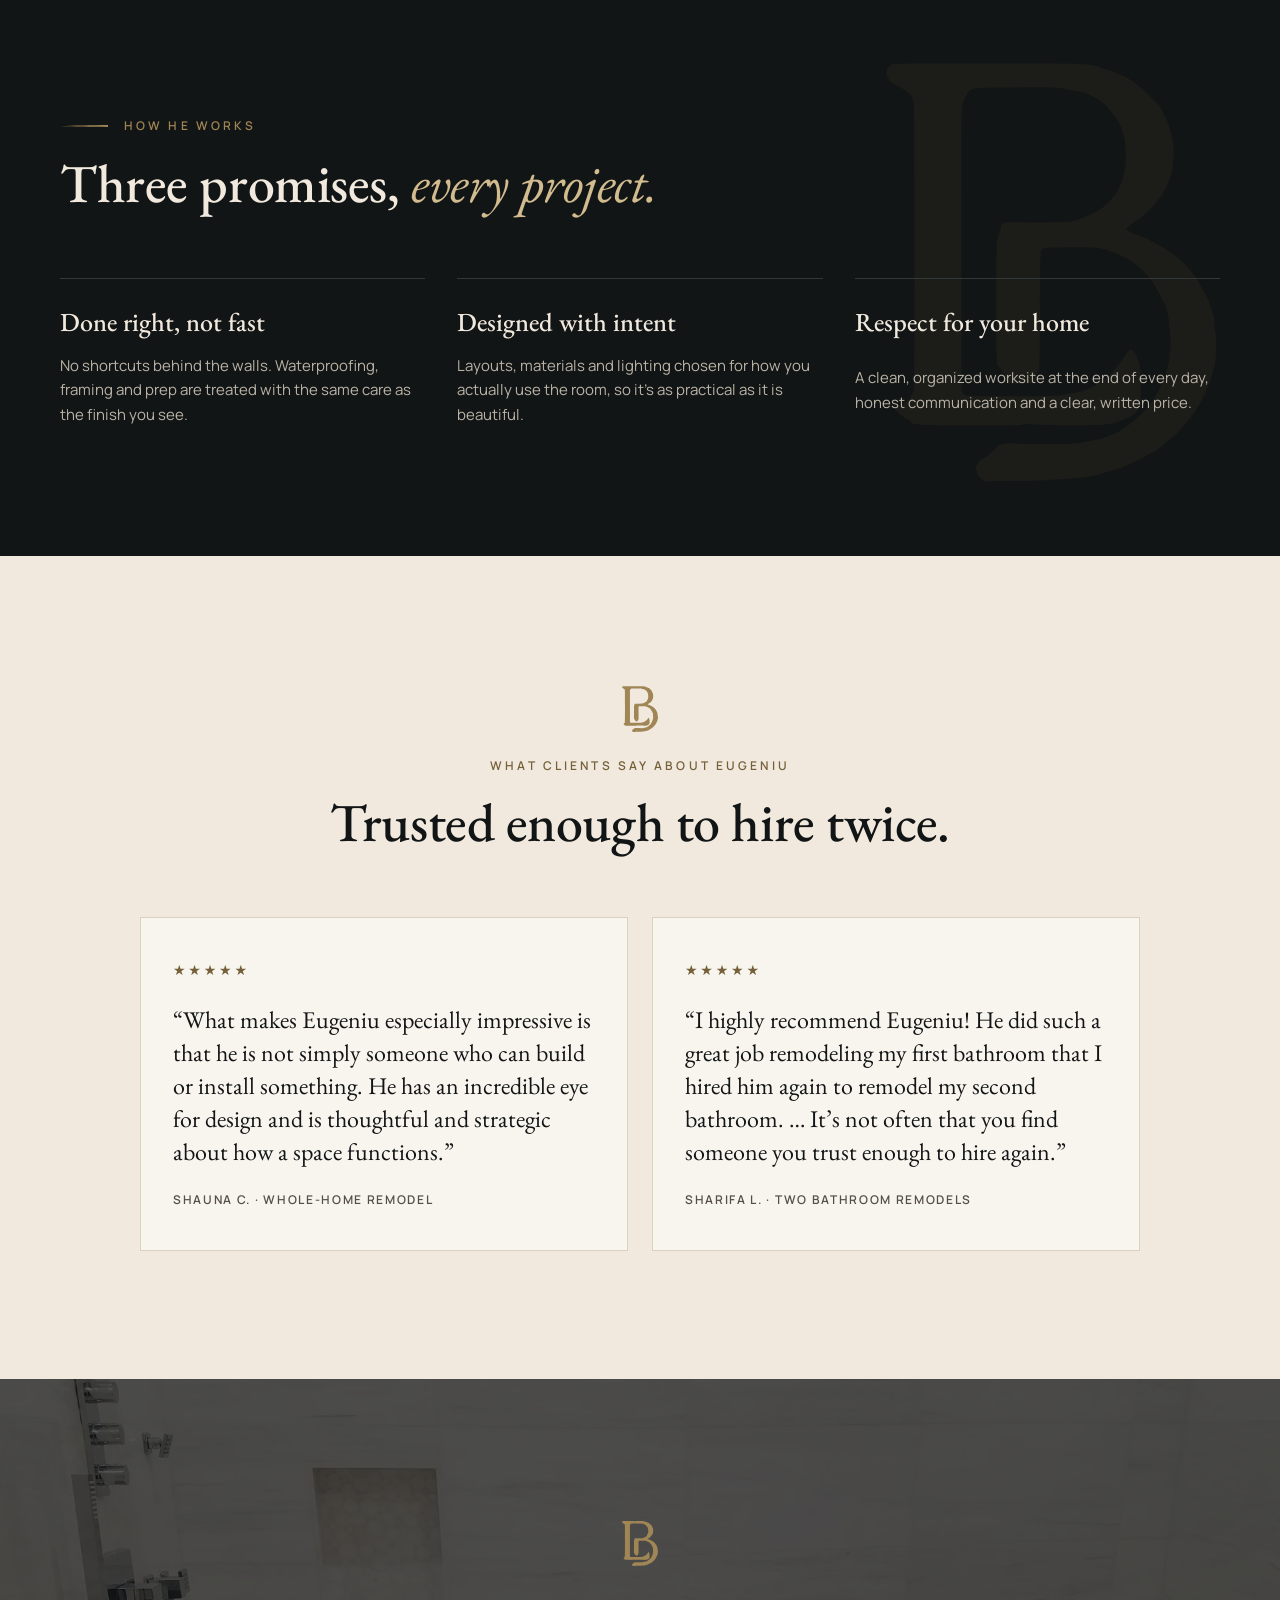
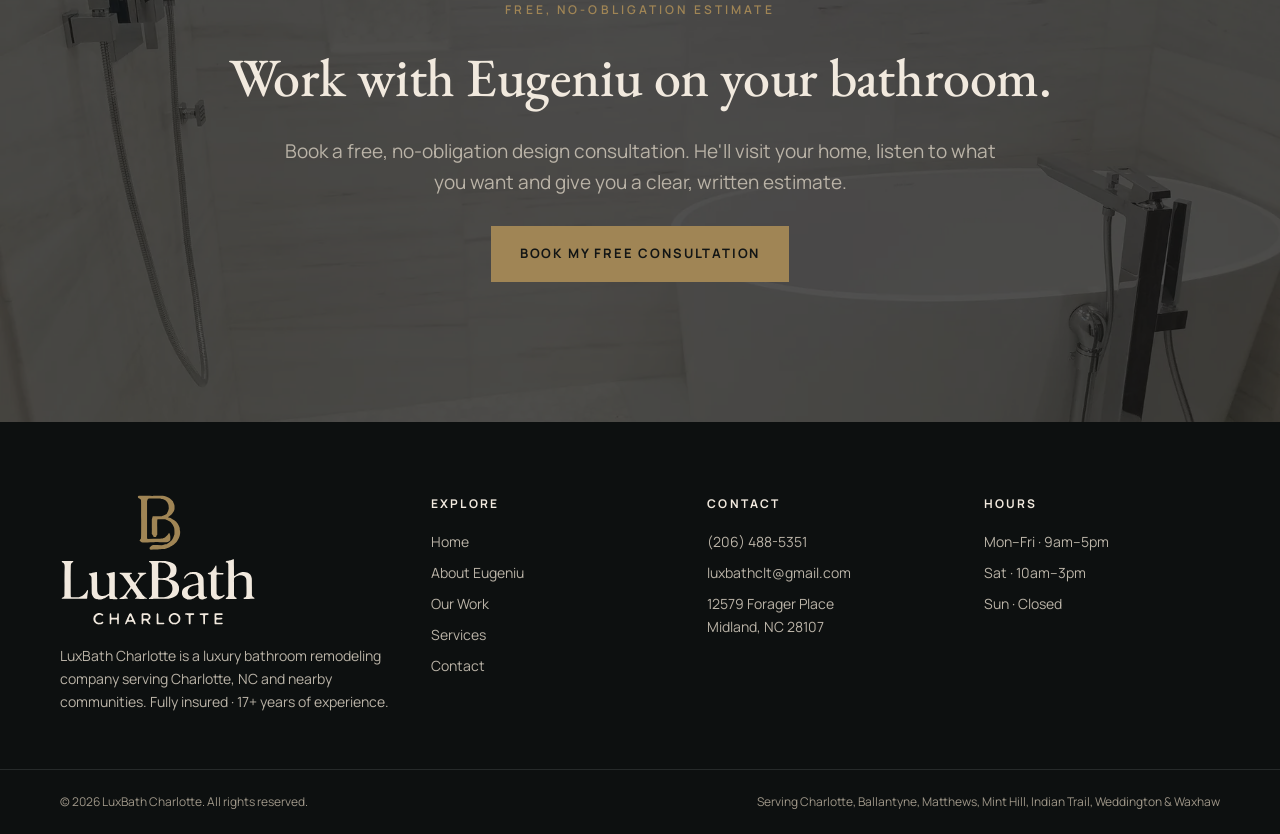
<file: about/index.html>
<!doctype html>
<html lang="en" class="no-js">
<head>
<!-- Google tag (gtag.js) -->
<script async src="https://www.googletagmanager.com/gtag/js?id=G-PRQ7Q142VP"></script>
<script>
  window.dataLayer = window.dataLayer || [];
  function gtag(){dataLayer.push(arguments);}
  gtag('js', new Date());

  gtag('config', 'G-PRQ7Q142VP');
</script>
<meta charset="utf-8">
<meta name="viewport" content="width=device-width, initial-scale=1">
<title>About Eugeniu | LuxBath Charlotte</title>
<meta name="description" content="Meet Eugeniu, the craftsman behind LuxBath Charlotte: 17+ years of remodeling experience, luxury European-style bathrooms and a 5.0 Google rating.">
<link rel="canonical" href="https://luxbathclt.com/about/">
<meta property="og:url" content="https://luxbathclt.com/about/">
<meta property="og:type" content="website">
<meta property="og:site_name" content="LuxBath Charlotte">
<meta property="og:title" content="About Eugeniu | LuxBath Charlotte">
<meta property="og:description" content="Meet Eugeniu, the craftsman behind LuxBath Charlotte: 17+ years of remodeling experience, luxury European-style bathrooms and a 5.0 Google rating.">
<meta property="og:image" content="https://luxbathclt.com/images/brand/og-image.jpg">
<meta property="og:locale" content="en_US">
<meta name="twitter:card" content="summary_large_image">
<meta name="geo.region" content="US-NC">
<meta name="geo.placename" content="Charlotte">
<meta name="theme-color" content="#F1E9DE">
<link rel="icon" href="../favicon.svg" type="image/svg+xml">
<link rel="apple-touch-icon" href="../images/brand/apple-touch-icon.png">
<link rel="preconnect" href="https://fonts.googleapis.com">
<link rel="preconnect" href="https://fonts.gstatic.com" crossorigin>
<link rel="stylesheet" href="https://fonts.googleapis.com/css2?family=EB+Garamond:ital,wght@0,400;0,500;0,600;1,400;1,500&amp;family=Manrope:wght@400;500;600;700&amp;display=swap">
<link rel="stylesheet" href="../css/styles.css">
<script type="application/ld+json">
{
 "@context": "https://schema.org",
 "@graph": [
  {
   "@type": "HomeAndConstructionBusiness",
   "@id": "https://luxbathclt.com/#business",
   "name": "LuxBath Charlotte",
   "legalName": "LuxBath Charlotte LLC",
   "url": "https://luxbathclt.com/",
   "logo": "https://luxbathclt.com/images/brand/logo-stacked.svg",
   "image": "https://luxbathclt.com/images/brand/og-image.jpg",
   "description": "LuxBath Charlotte is a luxury bathroom remodeling company specializing in high-end, European-style bathrooms in Charlotte, NC: custom walk-in showers, full-tile bathrooms, integrated LED lighting and Schluter and Wedi waterproofing. It also builds kitchens, custom built-in cabinetry and flooring.",
   "slogan": "European craft. Modern luxury bathrooms.",
   "telephone": "+1-206-488-5351",
   "email": "luxbathclt@gmail.com",
   "priceRange": "From $18,000",
   "address": {
    "@type": "PostalAddress",
    "streetAddress": "12579 Forager Place",
    "addressLocality": "Midland",
    "addressRegion": "NC",
    "postalCode": "28107",
    "addressCountry": "US"
   },
   "areaServed": [
    {
     "@type": "City",
     "name": "Charlotte",
     "containedInPlace": {
      "@type": "State",
      "name": "North Carolina"
     }
    },
    {
     "@type": "City",
     "name": "Ballantyne",
     "containedInPlace": {
      "@type": "State",
      "name": "North Carolina"
     }
    },
    {
     "@type": "City",
     "name": "Matthews",
     "containedInPlace": {
      "@type": "State",
      "name": "North Carolina"
     }
    },
    {
     "@type": "City",
     "name": "Mint Hill",
     "containedInPlace": {
      "@type": "State",
      "name": "North Carolina"
     }
    },
    {
     "@type": "City",
     "name": "Indian Trail",
     "containedInPlace": {
      "@type": "State",
      "name": "North Carolina"
     }
    },
    {
     "@type": "City",
     "name": "Weddington",
     "containedInPlace": {
      "@type": "State",
      "name": "North Carolina"
     }
    },
    {
     "@type": "City",
     "name": "Waxhaw",
     "containedInPlace": {
      "@type": "State",
      "name": "North Carolina"
     }
    }
   ],
   "founder": {
    "@id": "https://luxbathclt.com/#eugeniu"
   },
   "knowsAbout": [
    "Bathroom remodeling",
    "Walk-in showers",
    "Curbless showers",
    "Large-format tile installation",
    "Schluter waterproofing",
    "Wedi waterproofing",
    "LED bathroom lighting",
    "Floating vanities",
    "Kitchen remodeling",
    "Built-in cabinetry",
    "Flooring installation"
   ],
   "hasOfferCatalog": {
    "@type": "OfferCatalog",
    "name": "Remodeling services",
    "itemListElement": [
     {
      "@type": "Offer",
      "itemOffered": {
       "@type": "Service",
       "name": "Luxury bathroom remodeling",
       "description": "Complete bathroom transformations from layout to final fixture, custom-designed for each home."
      }
     },
     {
      "@type": "Offer",
      "itemOffered": {
       "@type": "Service",
       "name": "Custom walk-in showers",
       "description": "Curbless and low-threshold walk-in showers with frameless glass, linear drains, built-in niches and benches."
      }
     },
     {
      "@type": "Offer",
      "itemOffered": {
       "@type": "Service",
       "name": "Full-tile bathrooms",
       "description": "Floor-to-ceiling tile installation with large-format porcelain, mitered edges and aligned grout lines."
      }
     },
     {
      "@type": "Offer",
      "itemOffered": {
       "@type": "Service",
       "name": "Integrated LED lighting",
       "description": "Backlit mirrors, lit shower niches and under-vanity toe-kick lighting."
      }
     },
     {
      "@type": "Offer",
      "itemOffered": {
       "@type": "Service",
       "name": "European-style bathroom design",
       "description": "Floating vanities, wall-hung toilets with in-wall carriers and freestanding soaking tubs."
      }
     },
     {
      "@type": "Offer",
      "itemOffered": {
       "@type": "Service",
       "name": "Schluter and Wedi shower waterproofing",
       "description": "Complete Schluter and Wedi waterproofing systems installed on every wet wall and floor before tile."
      }
     },
     {
      "@type": "Offer",
      "itemOffered": {
       "@type": "Service",
       "name": "Kitchen remodeling",
       "description": "Custom cabinetry, quartz waterfall islands, tile backsplashes and lighting."
      }
     },
     {
      "@type": "Offer",
      "itemOffered": {
       "@type": "Service",
       "name": "Built-in cabinetry",
       "description": "Walk-in closets, pantries, media walls, wet bars and fireplace surrounds."
      }
     },
     {
      "@type": "Offer",
      "itemOffered": {
       "@type": "Service",
       "name": "Flooring installation",
       "description": "Hardwood, wide-plank and tile flooring with clean transitions and new trim."
      }
     }
    ]
   },
   "openingHoursSpecification": [
    {
     "@type": "OpeningHoursSpecification",
     "dayOfWeek": [
      "Monday",
      "Tuesday",
      "Wednesday",
      "Thursday",
      "Friday"
     ],
     "opens": "09:00",
     "closes": "17:00"
    },
    {
     "@type": "OpeningHoursSpecification",
     "dayOfWeek": "Saturday",
     "opens": "10:00",
     "closes": "15:00"
    }
   ]
  },
  {
   "@type": "Person",
   "@id": "https://luxbathclt.com/#eugeniu",
   "name": "Eugeniu",
   "jobTitle": "Founder",
   "worksFor": {
    "@id": "https://luxbathclt.com/#business"
   },
   "image": "https://luxbathclt.com/images/site/eugeniu.webp",
   "description": "Founder of LuxBath Charlotte with more than 17 years of professional remodeling experience, specializing in high-end, European-style bathrooms.",
   "knowsAbout": [
    "Bathroom remodeling",
    "Tile installation",
    "Shower waterproofing",
    "Interior design",
    "Finish carpentry"
   ]
  },
  {
   "@type": "AboutPage",
   "@id": "https://luxbathclt.com/about/#webpage",
   "url": "https://luxbathclt.com/about/",
   "name": "About Eugeniu",
   "description": "Meet Eugeniu, founder of LuxBath Charlotte.",
   "isPartOf": {
    "@id": "https://luxbathclt.com/#website"
   },
   "about": {
    "@id": "https://luxbathclt.com/#business"
   },
   "inLanguage": "en-US",
   "mainEntity": {
    "@id": "https://luxbathclt.com/#eugeniu"
   }
  },
  {
   "@type": "BreadcrumbList",
   "itemListElement": [
    {
     "@type": "ListItem",
     "position": 1,
     "name": "Home",
     "item": "https://luxbathclt.com/"
    },
    {
     "@type": "ListItem",
     "position": 2,
     "name": "About",
     "item": "https://luxbathclt.com/about/"
    }
   ]
  }
 ]
}
</script>
</head>
<body>
<a class="skip-link" href="#main">Skip to content</a>
<div class="utility">
  <div class="container">
    <span>Now booking free design consultations across Charlotte &amp; surrounding areas</span>
  </div>
</div>
<header class="site-header">
  <div class="container">
    <a class="brand" href="../"><img src="../images/brand/logo-horizontal.svg" width="318" height="79" alt="LuxBath Charlotte"></a>
    <div class="header-actions">
      <a class="btn btn-dark header-cta" href="../contact/">Free Consultation</a>
      <button class="nav-toggle" type="button" aria-expanded="false" aria-controls="site-nav" aria-label="Menu"><svg viewBox="0 0 24 24" fill="none" stroke="currentColor" stroke-width="1.5" aria-hidden="true"><path d="M3 7h18M3 12h18M3 17h18"/></svg></button>
    </div>
    <nav class="nav" id="site-nav" aria-label="Main">
      <div class="nav-links">
        <a href="../our-work/">Our Work</a>
        <a href="../services/">Services</a>
        <a href="../about/" aria-current="page">About</a>
        <a href="../contact/">Contact</a>
      </div>
      <a class="btn btn-dark" href="../contact/">Book a Free Consultation</a>
    </nav>
  </div>
</header>
<main id="main">

<section class="page-hero page-hero-solid on-dark">
  <img class="hero-mark" src="../images/brand/monogram-large.svg" alt="" aria-hidden="true">
  <div class="container">
    <span class="eyebrow">About LuxBath</span>
    <h1 class="display work-title"><span class="nowrap">The craftsman behind</span><br><span class="nowrap"><em>every detail.</em></span></h1>
    <p class="lead">LuxBath Charlotte is led by Eugeniu, a remodeler with more than 17 years of experience and a reputation for doing things the right way, including the parts you'll never see.</p>
  </div>
</section>
<section class="section">
  <div class="container split">
    <figure class="portrait reveal">
      <img src="../images/site/eugeniu.webp" width="1200" height="1500" alt="Eugeniu, founder of LuxBath Charlotte" loading="lazy" decoding="async">
      <figcaption>Eugeniu · Founder, LuxBath Charlotte</figcaption>
    </figure>
    <div class="split-copy reveal">
      <span class="eyebrow">Meet Eugeniu</span>
      <h2 class="h2">Precision is <em>personal.</em></h2>
      <p class="lead">Eugeniu has spent more than 17 years remodeling homes. Today LuxBath Charlotte focuses on what he does best: high-end, European-style bathrooms with clean geometry, full tile, integrated lighting and professional waterproofing.</p>
      <p class="muted">Clients describe a rare combination: the skill to build it and the eye to design it. He thinks ahead, finds ways to make a space work harder, and cares about the details most people never notice, from tile alignment to the membrane behind it.</p>
      <p class="muted">The same standard carries into kitchens, built-in cabinetry and flooring, along with a clean, protected worksite, clear communication and a timeline you can plan around.</p>
      <div class="stats about-stats">
        <div><div class="stat-num">17+</div><div class="stat-label">years of experience</div></div>
        <div><div class="stat-num">5.0</div><div class="stat-label">rating on Google</div></div>
        <div><div class="stat-num">Fully</div><div class="stat-label">insured</div></div>
      </div>
    </div>
  </div>
</section>
<section class="section on-dark has-watermark">
  <img class="watermark" src="../images/brand/monogram-large.svg" alt="" aria-hidden="true">
  <div class="container">
    <div class="section-head reveal">
      <span class="eyebrow">How he works</span>
      <h2 class="h2">Three promises, <em>every project.</em></h2>
    </div>
    <div class="layers reveal" style="margin-top:0">
      <div class="layer"><h3>Done right, not fast</h3><p>No shortcuts behind the walls. Waterproofing, framing and prep are treated with the same care as the finish you see.</p></div>
      <div class="layer"><h3>Designed with intent</h3><p>Layouts, materials and lighting chosen for how you actually use the room, so it's as practical as it is beautiful.</p></div>
      <div class="layer"><h3>Respect for your home</h3><p>A clean, organized worksite at the end of every day, honest communication and a clear, written price.</p></div>
    </div>
  </div>
</section>
<section class="section">
  <div class="container">
    <div class="section-head center reveal">
      <img class="ornament" src="../images/brand/monogram.svg" width="44" height="56" alt="" aria-hidden="true">
      <span class="eyebrow center">What clients say about Eugeniu</span>
      <h2 class="h2">Trusted enough to hire twice.</h2>
    </div>
    <div class="quotes quotes-2 reveal">
      <figure class="quote"><span class="quote-stars" aria-label="5 out of 5 stars">★★★★★</span><blockquote>“What makes Eugeniu especially impressive is that he is not simply someone who can build or install something. He has an incredible eye for design and is thoughtful and strategic about how a space functions.”</blockquote><figcaption>Shauna C. · Whole-home remodel</figcaption></figure>
      <figure class="quote"><span class="quote-stars" aria-label="5 out of 5 stars">★★★★★</span><blockquote>“I highly recommend Eugeniu! He did such a great job remodeling my first bathroom that I hired him again to remodel my second bathroom. … It’s not often that you find someone you trust enough to hire again.”</blockquote><figcaption>Sharifa L. · Two bathroom remodels</figcaption></figure>
    </div>
  </div>
</section>
<section class="cta-band on-dark">
  <div class="bg"><img src="../images/gallery/freestanding-tub-open-shower-sm.webp" srcset="../images/gallery/freestanding-tub-open-shower-sm.webp 720w, ../images/gallery/freestanding-tub-open-shower.webp 1800w" sizes="100vw" width="720" height="540" alt="" loading="lazy" decoding="async"></div>
  <div class="container reveal">
    <img class="ornament" src="../images/brand/monogram.svg" width="44" height="56" alt="" aria-hidden="true">
    <span class="eyebrow center">Free, no-obligation estimate</span>
    <h2 class="h2">Work with Eugeniu on your bathroom.</h2>
    <p class="lead">Book a free, no-obligation design consultation. He'll visit your home, listen to what you want and give you a clear, written estimate.</p>
    <div class="btn-row">
      <a class="btn btn-brass" href="../contact/">Book My Free Consultation</a>
    </div>
  </div>
</section>

</main>
<footer class="site-footer">
  <div class="container footer-grid">
    <div>
      <a class="brand brand-footer" href="../"><img src="../images/brand/logo-stacked-light.svg" width="236" height="160" alt="LuxBath Charlotte"></a>
      <p>LuxBath Charlotte is a luxury bathroom remodeling company serving Charlotte, NC and nearby communities. Fully insured · 17+ years of experience.</p>
    </div>
    <div>
      <h4>Explore</h4>
      <ul><li><a href="../">Home</a></li><li><a href="../about/">About Eugeniu</a></li><li><a href="../our-work/">Our Work</a></li><li><a href="../services/">Services</a></li><li><a href="../contact/">Contact</a></li></ul>
    </div>
    <div>
      <h4>Contact</h4>
      <ul>
        <li><a href="tel:+12064885351">(206) 488-5351</a></li>
        <li><a href="mailto:luxbathclt@gmail.com">luxbathclt@gmail.com</a></li>
        <li><a href="https://www.google.com/maps/search/?api=1&query=12579+Forager+Place+Midland+NC+28107" target="_blank" rel="noopener">12579 Forager Place<br>Midland, NC 28107</a></li>
      </ul>
    </div>
    <div>
      <h4>Hours</h4>
      <ul><li>Mon–Fri · 9am–5pm</li><li>Sat · 10am–3pm</li><li>Sun · Closed</li></ul>
    </div>
  </div>
  <div class="footer-bottom">
    <div class="container">
      <span>© <span data-year>2026</span> LuxBath Charlotte. All rights reserved.</span>
      <span>Serving Charlotte, Ballantyne, Matthews, Mint Hill, Indian Trail, Weddington &amp; Waxhaw</span>
    </div>
  </div>
</footer>
<script src="../js/main.js" defer></script>
</body>
</html>
</file>
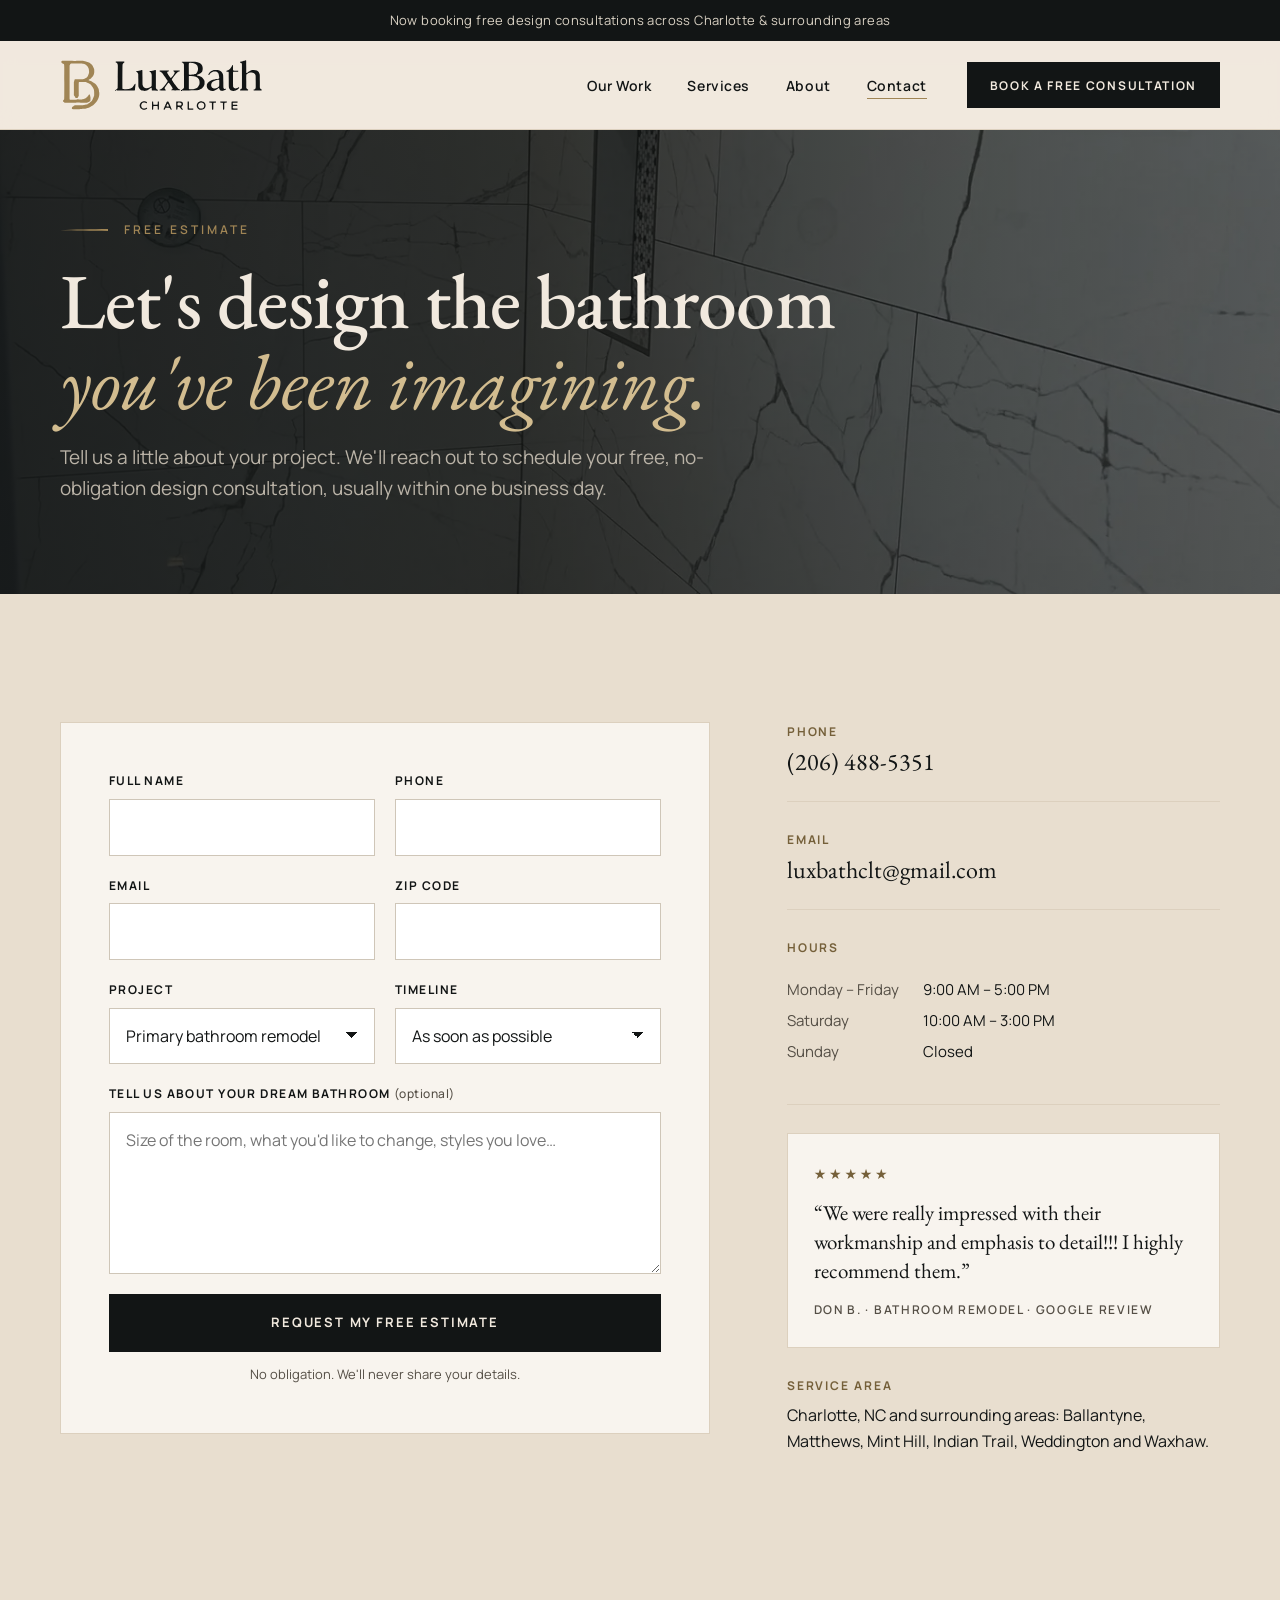
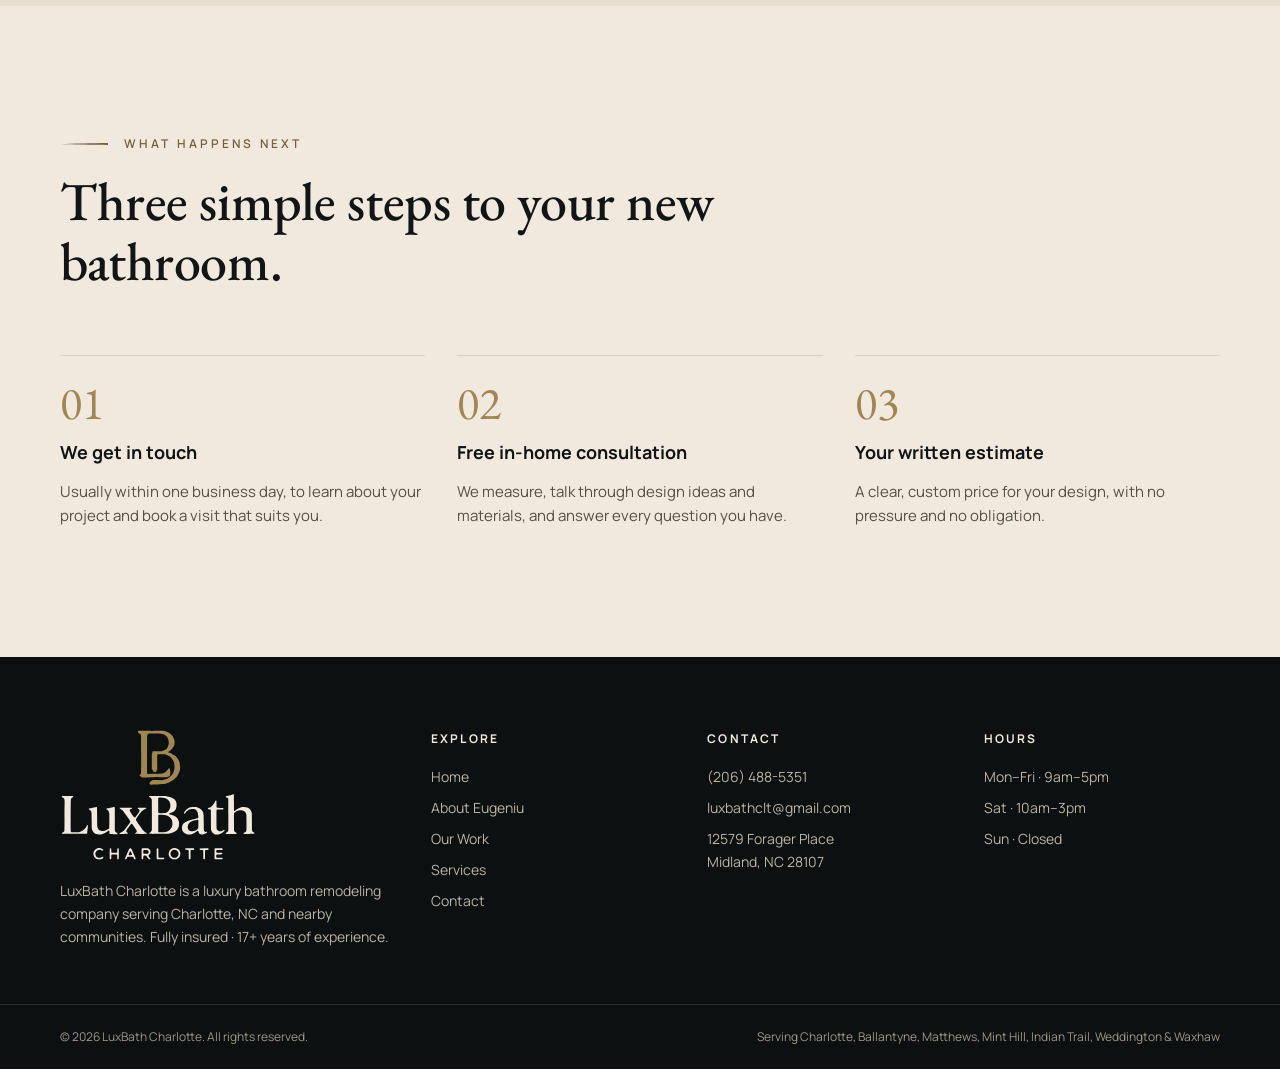
<file: contact/index.html>
<!doctype html>
<html lang="en" class="no-js">
<head>
<!-- Google tag (gtag.js) -->
<script async src="https://www.googletagmanager.com/gtag/js?id=G-PRQ7Q142VP"></script>
<script>
  window.dataLayer = window.dataLayer || [];
  function gtag(){dataLayer.push(arguments);}
  gtag('js', new Date());

  gtag('config', 'G-PRQ7Q142VP');
</script>
<meta charset="utf-8">
<meta name="viewport" content="width=device-width, initial-scale=1">
<title>Contact | Free Bathroom Remodel Estimate | LuxBath Charlotte</title>
<meta name="description" content="Request your free, no-obligation bathroom remodeling estimate from LuxBath Charlotte. Call (206) 488-5351 or send us your project details.">
<link rel="canonical" href="https://luxbathclt.com/contact/">
<meta property="og:url" content="https://luxbathclt.com/contact/">
<meta property="og:type" content="website">
<meta property="og:site_name" content="LuxBath Charlotte">
<meta property="og:title" content="Contact | Free Bathroom Remodel Estimate | LuxBath Charlotte">
<meta property="og:description" content="Request your free, no-obligation bathroom remodeling estimate from LuxBath Charlotte. Call (206) 488-5351 or send us your project details.">
<meta property="og:image" content="https://luxbathclt.com/images/brand/og-image.jpg">
<meta property="og:locale" content="en_US">
<meta name="twitter:card" content="summary_large_image">
<meta name="geo.region" content="US-NC">
<meta name="geo.placename" content="Charlotte">
<meta name="theme-color" content="#F1E9DE">
<link rel="icon" href="../favicon.svg" type="image/svg+xml">
<link rel="apple-touch-icon" href="../images/brand/apple-touch-icon.png">
<link rel="preconnect" href="https://fonts.googleapis.com">
<link rel="preconnect" href="https://fonts.gstatic.com" crossorigin>
<link rel="stylesheet" href="https://fonts.googleapis.com/css2?family=EB+Garamond:ital,wght@0,400;0,500;0,600;1,400;1,500&amp;family=Manrope:wght@400;500;600;700&amp;display=swap">
<link rel="stylesheet" href="../css/styles.css">
<script type="application/ld+json">
{
 "@context": "https://schema.org",
 "@graph": [
  {
   "@type": "HomeAndConstructionBusiness",
   "@id": "https://luxbathclt.com/#business",
   "name": "LuxBath Charlotte",
   "legalName": "LuxBath Charlotte LLC",
   "url": "https://luxbathclt.com/",
   "logo": "https://luxbathclt.com/images/brand/logo-stacked.svg",
   "image": "https://luxbathclt.com/images/brand/og-image.jpg",
   "description": "LuxBath Charlotte is a luxury bathroom remodeling company specializing in high-end, European-style bathrooms in Charlotte, NC: custom walk-in showers, full-tile bathrooms, integrated LED lighting and Schluter and Wedi waterproofing. It also builds kitchens, custom built-in cabinetry and flooring.",
   "slogan": "European craft. Modern luxury bathrooms.",
   "telephone": "+1-206-488-5351",
   "email": "luxbathclt@gmail.com",
   "priceRange": "From $18,000",
   "address": {
    "@type": "PostalAddress",
    "streetAddress": "12579 Forager Place",
    "addressLocality": "Midland",
    "addressRegion": "NC",
    "postalCode": "28107",
    "addressCountry": "US"
   },
   "areaServed": [
    {
     "@type": "City",
     "name": "Charlotte",
     "containedInPlace": {
      "@type": "State",
      "name": "North Carolina"
     }
    },
    {
     "@type": "City",
     "name": "Ballantyne",
     "containedInPlace": {
      "@type": "State",
      "name": "North Carolina"
     }
    },
    {
     "@type": "City",
     "name": "Matthews",
     "containedInPlace": {
      "@type": "State",
      "name": "North Carolina"
     }
    },
    {
     "@type": "City",
     "name": "Mint Hill",
     "containedInPlace": {
      "@type": "State",
      "name": "North Carolina"
     }
    },
    {
     "@type": "City",
     "name": "Indian Trail",
     "containedInPlace": {
      "@type": "State",
      "name": "North Carolina"
     }
    },
    {
     "@type": "City",
     "name": "Weddington",
     "containedInPlace": {
      "@type": "State",
      "name": "North Carolina"
     }
    },
    {
     "@type": "City",
     "name": "Waxhaw",
     "containedInPlace": {
      "@type": "State",
      "name": "North Carolina"
     }
    }
   ],
   "founder": {
    "@id": "https://luxbathclt.com/#eugeniu"
   },
   "knowsAbout": [
    "Bathroom remodeling",
    "Walk-in showers",
    "Curbless showers",
    "Large-format tile installation",
    "Schluter waterproofing",
    "Wedi waterproofing",
    "LED bathroom lighting",
    "Floating vanities",
    "Kitchen remodeling",
    "Built-in cabinetry",
    "Flooring installation"
   ],
   "hasOfferCatalog": {
    "@type": "OfferCatalog",
    "name": "Remodeling services",
    "itemListElement": [
     {
      "@type": "Offer",
      "itemOffered": {
       "@type": "Service",
       "name": "Luxury bathroom remodeling",
       "description": "Complete bathroom transformations from layout to final fixture, custom-designed for each home."
      }
     },
     {
      "@type": "Offer",
      "itemOffered": {
       "@type": "Service",
       "name": "Custom walk-in showers",
       "description": "Curbless and low-threshold walk-in showers with frameless glass, linear drains, built-in niches and benches."
      }
     },
     {
      "@type": "Offer",
      "itemOffered": {
       "@type": "Service",
       "name": "Full-tile bathrooms",
       "description": "Floor-to-ceiling tile installation with large-format porcelain, mitered edges and aligned grout lines."
      }
     },
     {
      "@type": "Offer",
      "itemOffered": {
       "@type": "Service",
       "name": "Integrated LED lighting",
       "description": "Backlit mirrors, lit shower niches and under-vanity toe-kick lighting."
      }
     },
     {
      "@type": "Offer",
      "itemOffered": {
       "@type": "Service",
       "name": "European-style bathroom design",
       "description": "Floating vanities, wall-hung toilets with in-wall carriers and freestanding soaking tubs."
      }
     },
     {
      "@type": "Offer",
      "itemOffered": {
       "@type": "Service",
       "name": "Schluter and Wedi shower waterproofing",
       "description": "Complete Schluter and Wedi waterproofing systems installed on every wet wall and floor before tile."
      }
     },
     {
      "@type": "Offer",
      "itemOffered": {
       "@type": "Service",
       "name": "Kitchen remodeling",
       "description": "Custom cabinetry, quartz waterfall islands, tile backsplashes and lighting."
      }
     },
     {
      "@type": "Offer",
      "itemOffered": {
       "@type": "Service",
       "name": "Built-in cabinetry",
       "description": "Walk-in closets, pantries, media walls, wet bars and fireplace surrounds."
      }
     },
     {
      "@type": "Offer",
      "itemOffered": {
       "@type": "Service",
       "name": "Flooring installation",
       "description": "Hardwood, wide-plank and tile flooring with clean transitions and new trim."
      }
     }
    ]
   },
   "openingHoursSpecification": [
    {
     "@type": "OpeningHoursSpecification",
     "dayOfWeek": [
      "Monday",
      "Tuesday",
      "Wednesday",
      "Thursday",
      "Friday"
     ],
     "opens": "09:00",
     "closes": "17:00"
    },
    {
     "@type": "OpeningHoursSpecification",
     "dayOfWeek": "Saturday",
     "opens": "10:00",
     "closes": "15:00"
    }
   ]
  },
  {
   "@type": "ContactPage",
   "@id": "https://luxbathclt.com/contact/#webpage",
   "url": "https://luxbathclt.com/contact/",
   "name": "Contact LuxBath Charlotte",
   "description": "Request a free, no-obligation bathroom remodeling estimate from LuxBath Charlotte.",
   "isPartOf": {
    "@id": "https://luxbathclt.com/#website"
   },
   "about": {
    "@id": "https://luxbathclt.com/#business"
   },
   "inLanguage": "en-US",
   "mainEntity": {
    "@id": "https://luxbathclt.com/#business"
   }
  },
  {
   "@type": "BreadcrumbList",
   "itemListElement": [
    {
     "@type": "ListItem",
     "position": 1,
     "name": "Home",
     "item": "https://luxbathclt.com/"
    },
    {
     "@type": "ListItem",
     "position": 2,
     "name": "Contact",
     "item": "https://luxbathclt.com/contact/"
    }
   ]
  }
 ]
}
</script>
</head>
<body>
<a class="skip-link" href="#main">Skip to content</a>
<div class="utility">
  <div class="container">
    <span>Now booking free design consultations across Charlotte &amp; surrounding areas</span>
  </div>
</div>
<header class="site-header">
  <div class="container">
    <a class="brand" href="../"><img src="../images/brand/logo-horizontal.svg" width="318" height="79" alt="LuxBath Charlotte"></a>
    <div class="header-actions">
      <a class="btn btn-dark header-cta" href="../contact/">Free Consultation</a>
      <button class="nav-toggle" type="button" aria-expanded="false" aria-controls="site-nav" aria-label="Menu"><svg viewBox="0 0 24 24" fill="none" stroke="currentColor" stroke-width="1.5" aria-hidden="true"><path d="M3 7h18M3 12h18M3 17h18"/></svg></button>
    </div>
    <nav class="nav" id="site-nav" aria-label="Main">
      <div class="nav-links">
        <a href="../our-work/">Our Work</a>
        <a href="../services/">Services</a>
        <a href="../about/">About</a>
        <a href="../contact/" aria-current="page">Contact</a>
      </div>
      <a class="btn btn-dark" href="../contact/">Book a Free Consultation</a>
    </nav>
  </div>
</header>
<main id="main">

<section class="page-hero on-dark">
  <div class="page-hero-bg"><img src="../images/gallery/marble-walk-in-shower-sm.webp" srcset="../images/gallery/marble-walk-in-shower-sm.webp 540w, ../images/gallery/marble-walk-in-shower.webp 1350w" sizes="100vw" width="540" height="720" alt="" fetchpriority="high" decoding="async"></div>
  <div class="container">
    <span class="eyebrow">Free estimate</span>
    <h1 class="display work-title"><span class="nowrap">Let's design the bathroom</span><br><span class="nowrap"><em>you've been imagining.</em></span></h1>
    <p class="lead">Tell us a little about your project. We'll reach out to schedule your free, no-obligation design consultation, usually within one business day.</p>
  </div>
</section>
<section class="section on-stone">
  <div class="container contact-grid">
    <div class="form-card reveal">
      <form class="estimate-form" data-endpoint="https://api.web3forms.com/submit" novalidate>
        <input type="hidden" name="access_key" value="043ebd56-7609-47b9-a55e-b135fc966cd5">
        <input type="hidden" name="from_name" value="LuxBath Website">
        <div class="form-grid">
          <div class="field"><label for="f-name">Full name</label><input id="f-name" name="Name" type="text" autocomplete="name" required><span class="err">Please enter your name.</span></div>
          <div class="field"><label for="f-phone">Phone</label><input id="f-phone" name="Phone" type="tel" autocomplete="tel" required><span class="err">Please enter a phone number.</span></div>
          <div class="field"><label for="f-email">Email</label><input id="f-email" name="Email" type="email" autocomplete="email" required><span class="err">Please enter a valid email.</span></div>
          <div class="field"><label for="f-zip">ZIP code</label><input id="f-zip" name="ZIP" type="text" inputmode="numeric" autocomplete="postal-code" required><span class="err">Please enter your ZIP code.</span></div>
          <div class="field"><label for="f-type">Project</label>
            <select id="f-type" name="Project"><option>Primary bathroom remodel</option><option>Walk-in shower / tub-to-shower conversion</option><option>Guest or secondary bathroom</option><option>Not sure yet</option></select></div>
          <div class="field"><label for="f-when">Timeline</label>
            <select id="f-when" name="Timeline"><option>As soon as possible</option><option>Within 3 months</option><option>3–6 months</option><option>Just exploring</option></select></div>
          <div class="field full"><label for="f-msg">Tell us about your dream bathroom <span class="opt">(optional)</span></label>
            <textarea id="f-msg" name="Message" rows="5" placeholder="Size of the room, what you'd like to change, styles you love…"></textarea></div>
          <div class="hp" aria-hidden="true"><label for="f-company">Company</label><input id="f-company" name="company" type="text" tabindex="-1" autocomplete="off"></div>
          <div class="form-foot">
            <button class="btn btn-dark" type="submit">Request My Free Estimate</button>
            <p>No obligation. We'll never share your details.</p>
          </div>
        </div>
      </form>
      <div class="form-success" role="status" aria-live="polite">
        <img class="ornament" src="../images/brand/monogram.svg" width="44" height="56" alt="" aria-hidden="true">
        <span class="eyebrow center">Thank you</span>
        <p class="h3">We'll be in touch shortly.</p>
        <p class="muted">Your request has been sent. We'll reply within one business day.</p>
        <p class="muted success-email-note" hidden>Your email app should have opened with your details. Just press send.</p>
      </div>
    </div>
    <aside class="info-block reveal" aria-label="Contact details">
      <div class="info-item"><span class="info-label">Phone</span><a class="info-big" style="font-size:24px" href="tel:+12064885351">(206) 488-5351</a></div>
      <div class="info-item"><span class="info-label">Email</span><a class="info-big" style="font-size:24px;word-break:break-word" href="mailto:luxbathclt@gmail.com">luxbathclt@gmail.com</a></div>
      <div class="info-item"><span class="info-label">Hours</span>
        <dl class="hours"><dt>Monday – Friday</dt><dd>9:00 AM – 5:00 PM</dd><dt>Saturday</dt><dd>10:00 AM – 3:00 PM</dd><dt>Sunday</dt><dd>Closed</dd></dl></div>
      <figure class="quote quote-mini"><span class="quote-stars" aria-label="5 out of 5 stars">★★★★★</span><blockquote>“We were really impressed with their workmanship and emphasis to detail!!! I highly recommend them.”</blockquote><figcaption>Don B. · Bathroom remodel · Google review</figcaption></figure>
      <div class="info-item"><span class="info-label">Service area</span><p>Charlotte, NC and surrounding areas: Ballantyne, Matthews, Mint Hill, Indian Trail, Weddington and Waxhaw.</p></div>
    </aside>
  </div>
</section>
<section class="section">
  <div class="container">
    <div class="section-head reveal">
      <span class="eyebrow">What happens next</span>
      <h2 class="h2">Three simple steps to your new bathroom.</h2>
    </div>
    <ol class="next-steps reveal">
      <li class="step"><span class="step-num">01</span><h3>We get in touch</h3><p>Usually within one business day, to learn about your project and book a visit that suits you.</p></li>
      <li class="step"><span class="step-num">02</span><h3>Free in-home consultation</h3><p>We measure, talk through design ideas and materials, and answer every question you have.</p></li>
      <li class="step"><span class="step-num">03</span><h3>Your written estimate</h3><p>A clear, custom price for your design, with no pressure and no obligation.</p></li>
    </ol>
  </div>
</section>
</main>
<footer class="site-footer">
  <div class="container footer-grid">
    <div>
      <a class="brand brand-footer" href="../"><img src="../images/brand/logo-stacked-light.svg" width="236" height="160" alt="LuxBath Charlotte"></a>
      <p>LuxBath Charlotte is a luxury bathroom remodeling company serving Charlotte, NC and nearby communities. Fully insured · 17+ years of experience.</p>
    </div>
    <div>
      <h4>Explore</h4>
      <ul><li><a href="../">Home</a></li><li><a href="../about/">About Eugeniu</a></li><li><a href="../our-work/">Our Work</a></li><li><a href="../services/">Services</a></li><li><a href="../contact/">Contact</a></li></ul>
    </div>
    <div>
      <h4>Contact</h4>
      <ul>
        <li><a href="tel:+12064885351">(206) 488-5351</a></li>
        <li><a href="mailto:luxbathclt@gmail.com">luxbathclt@gmail.com</a></li>
        <li><a href="https://www.google.com/maps/search/?api=1&query=12579+Forager+Place+Midland+NC+28107" target="_blank" rel="noopener">12579 Forager Place<br>Midland, NC 28107</a></li>
      </ul>
    </div>
    <div>
      <h4>Hours</h4>
      <ul><li>Mon–Fri · 9am–5pm</li><li>Sat · 10am–3pm</li><li>Sun · Closed</li></ul>
    </div>
  </div>
  <div class="footer-bottom">
    <div class="container">
      <span>© <span data-year>2026</span> LuxBath Charlotte. All rights reserved.</span>
      <span>Serving Charlotte, Ballantyne, Matthews, Mint Hill, Indian Trail, Weddington &amp; Waxhaw</span>
    </div>
  </div>
</footer>
<script src="../js/main.js" defer></script>
</body>
</html>
</file>
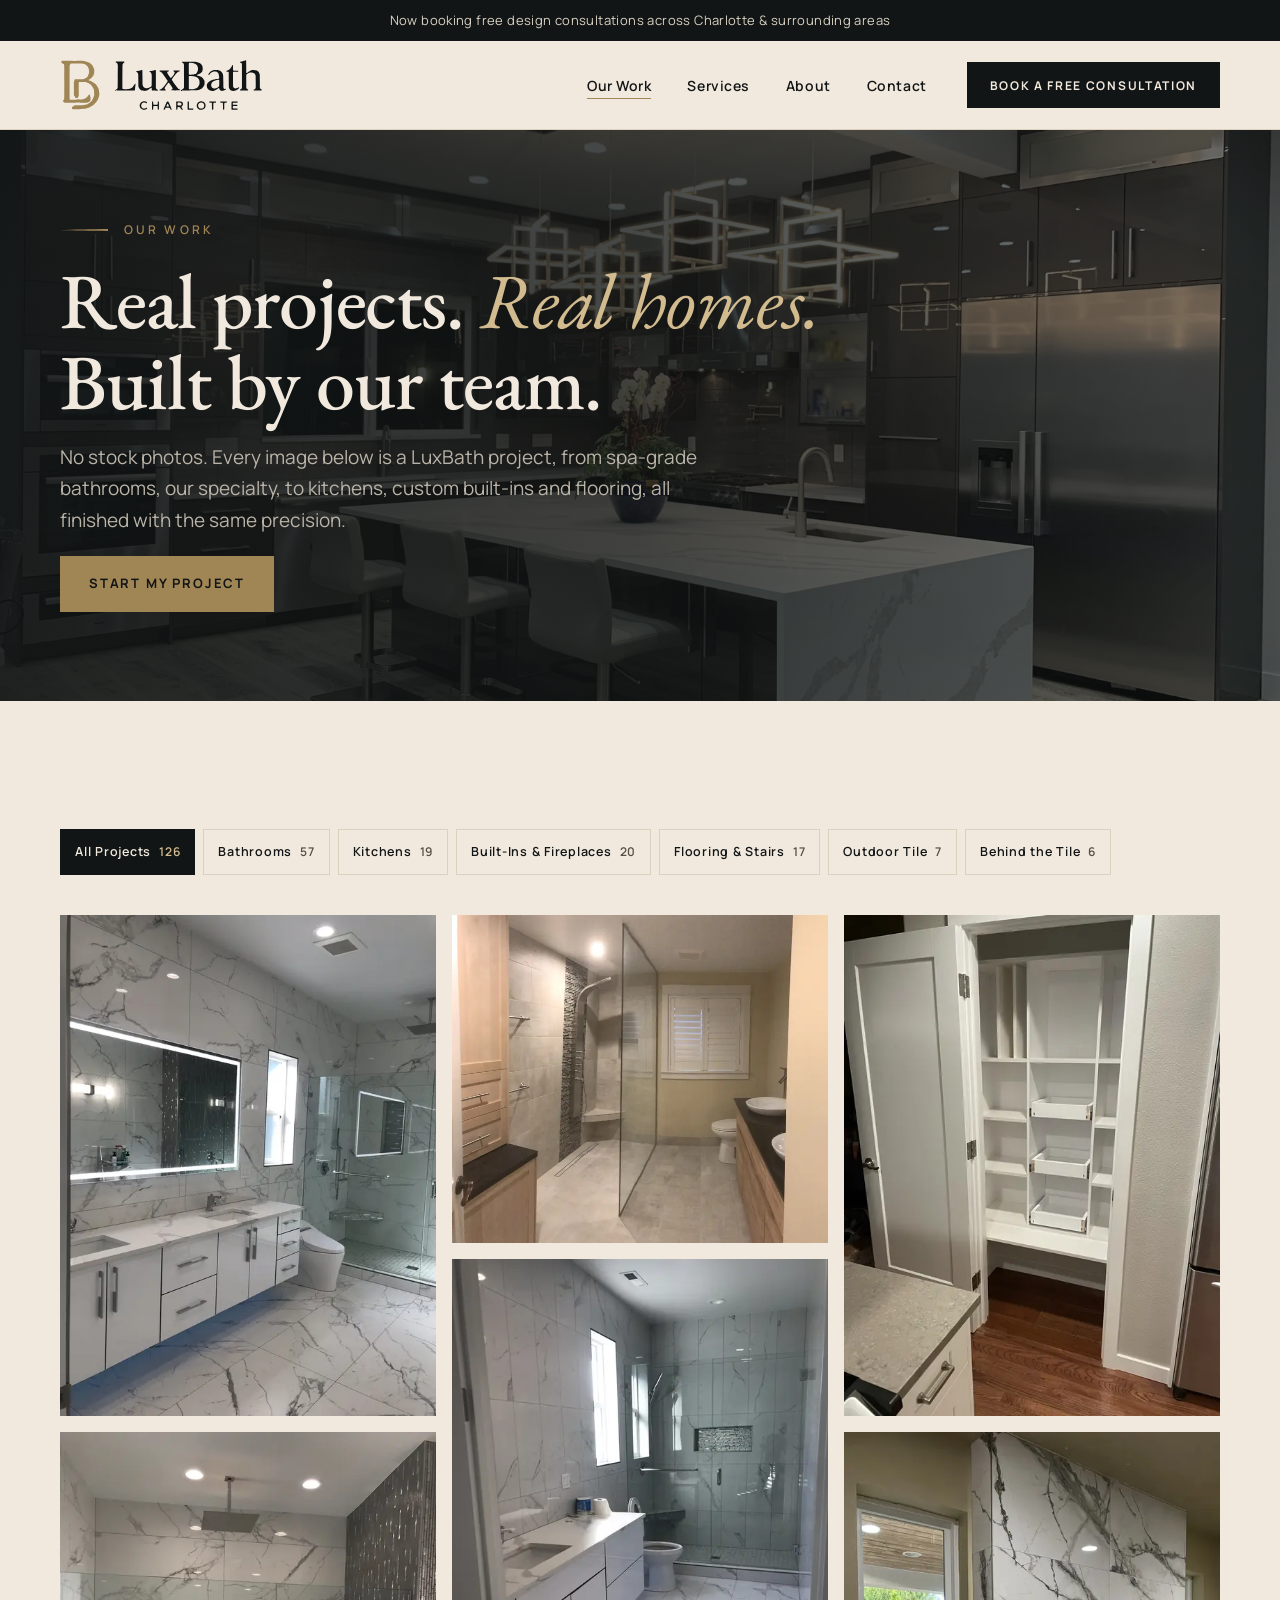
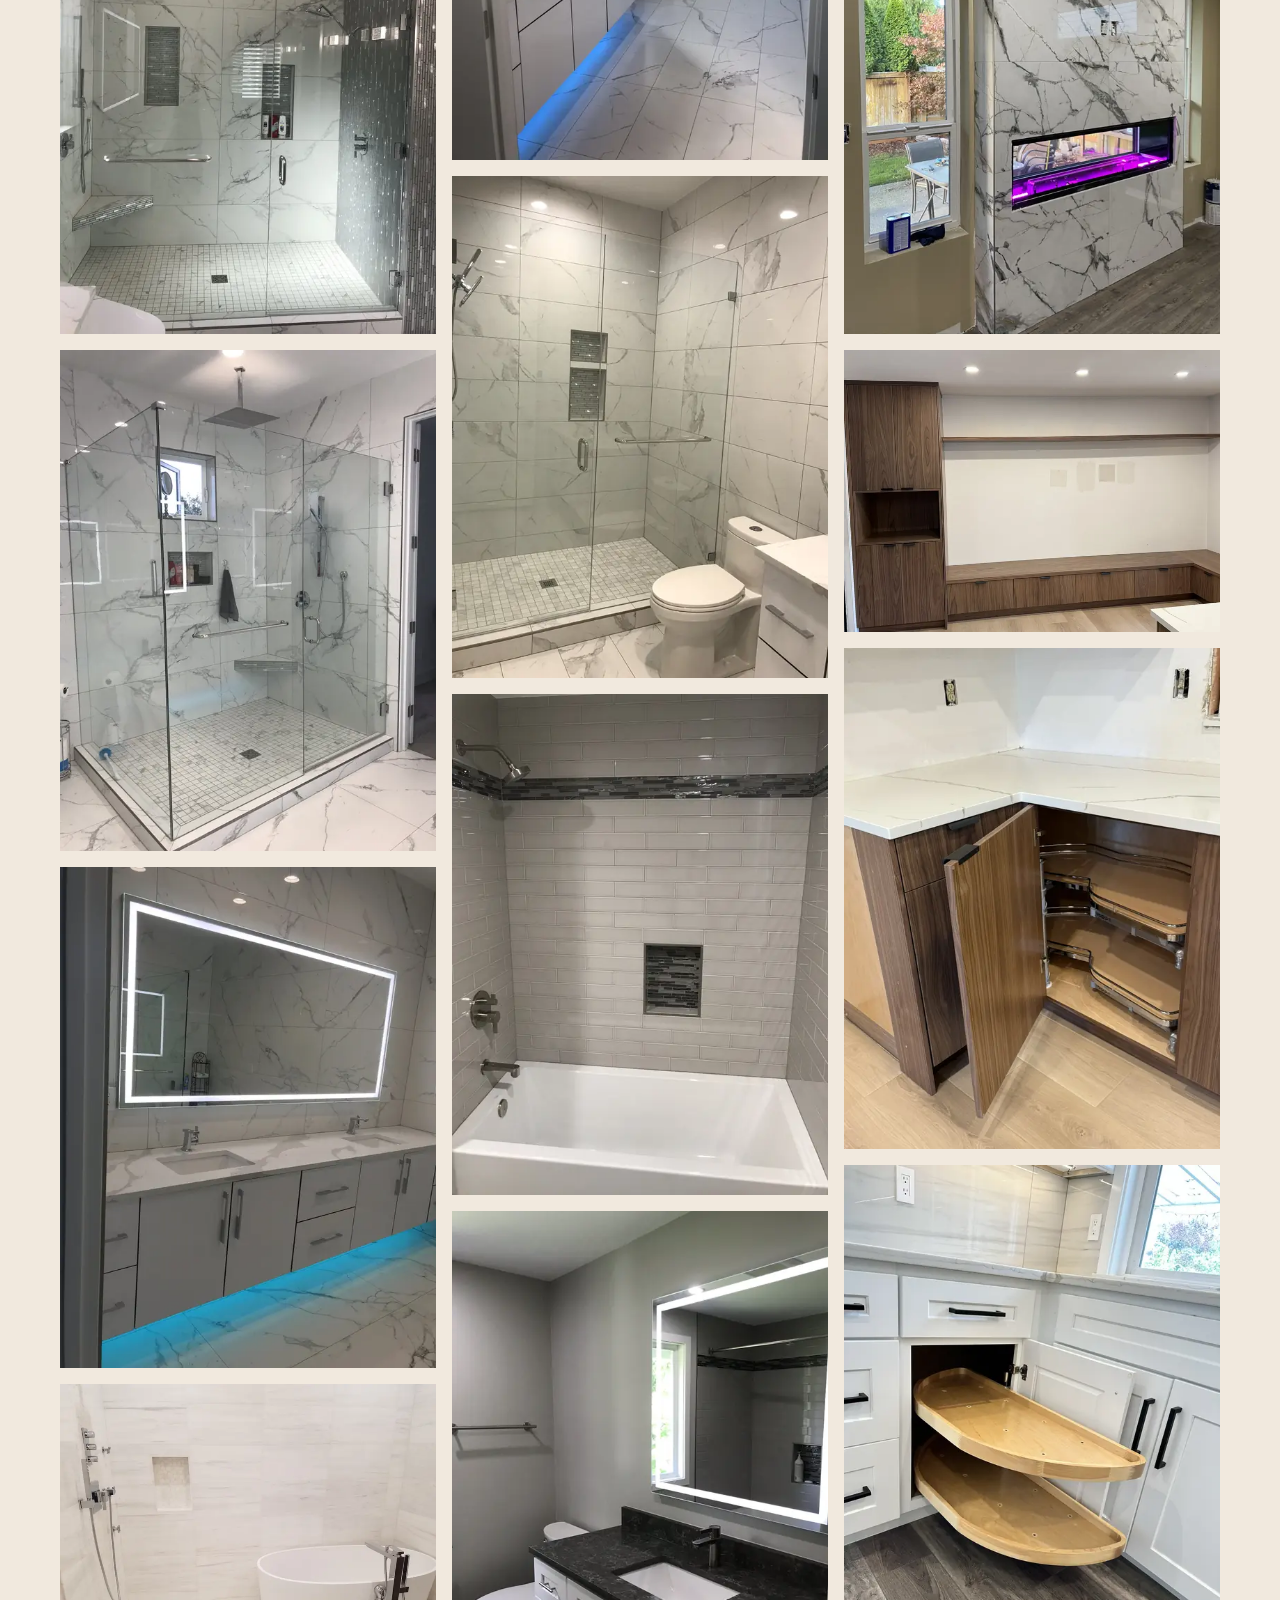
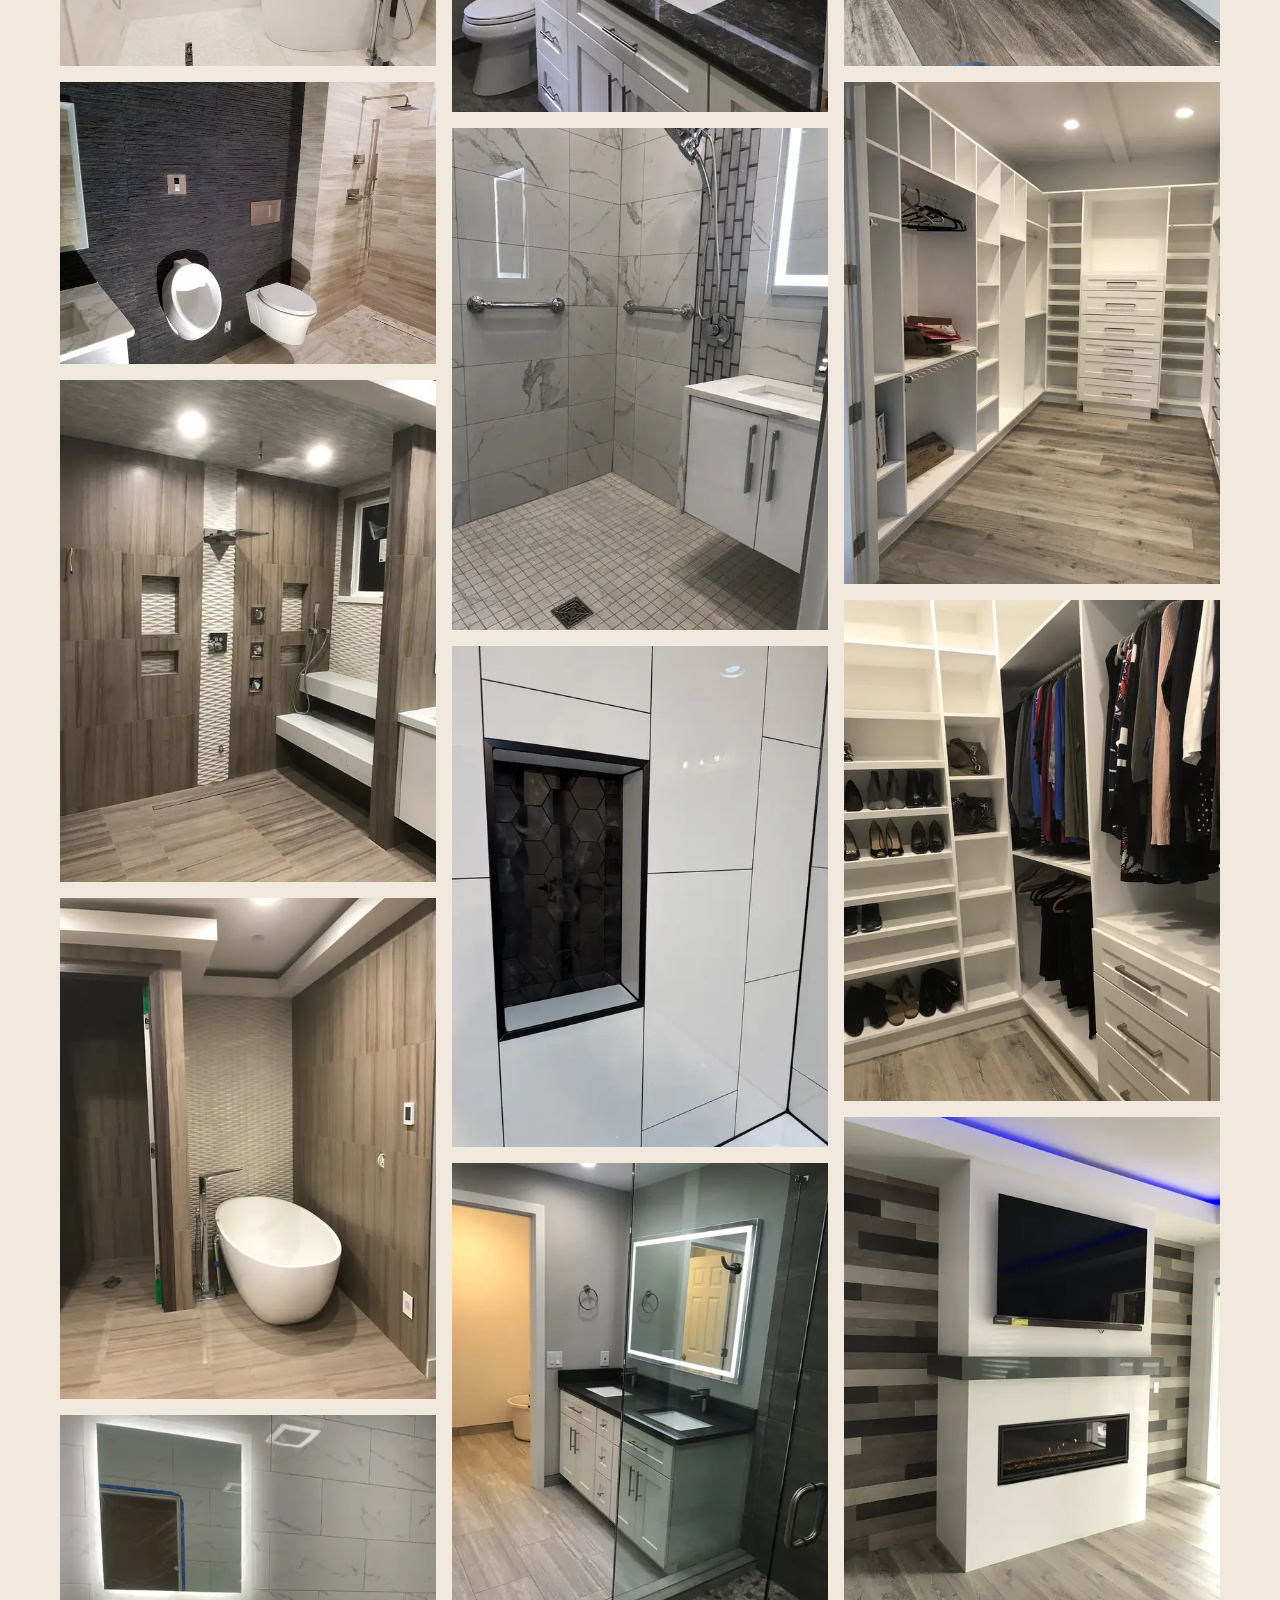
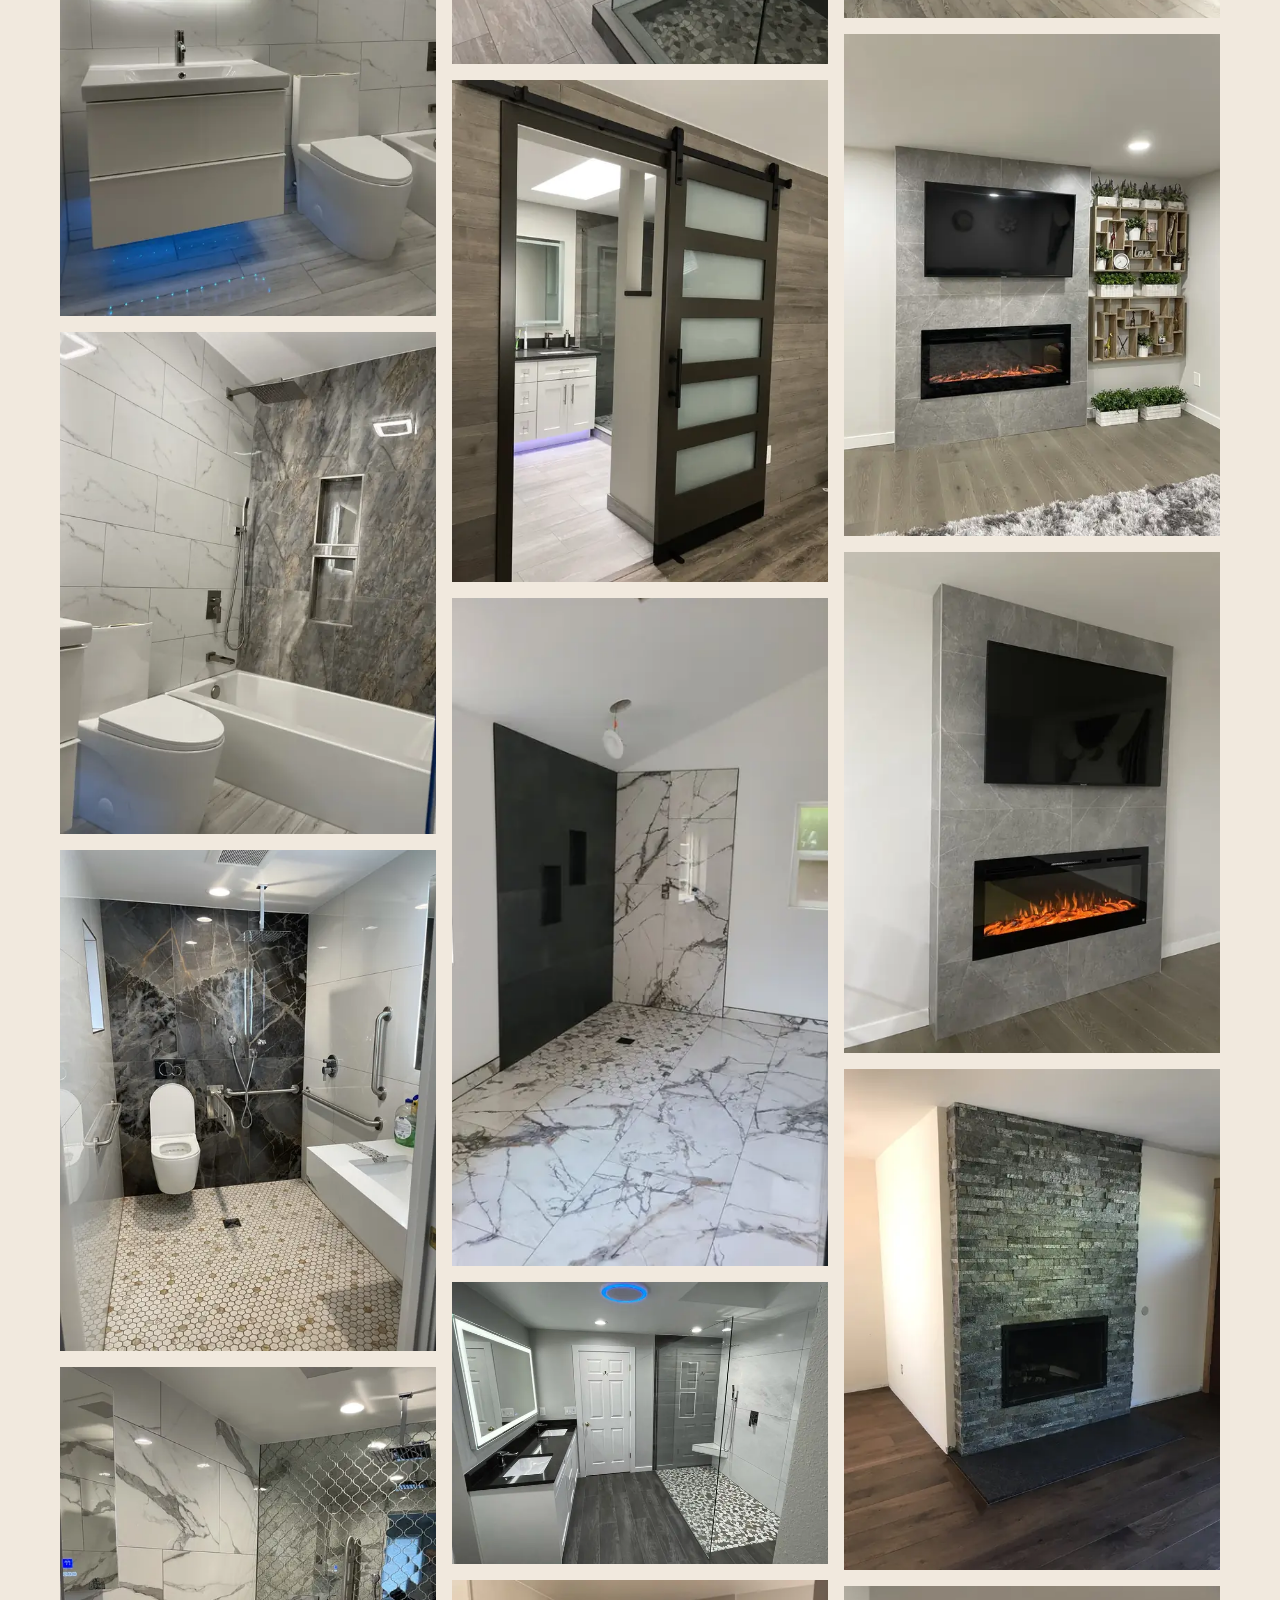
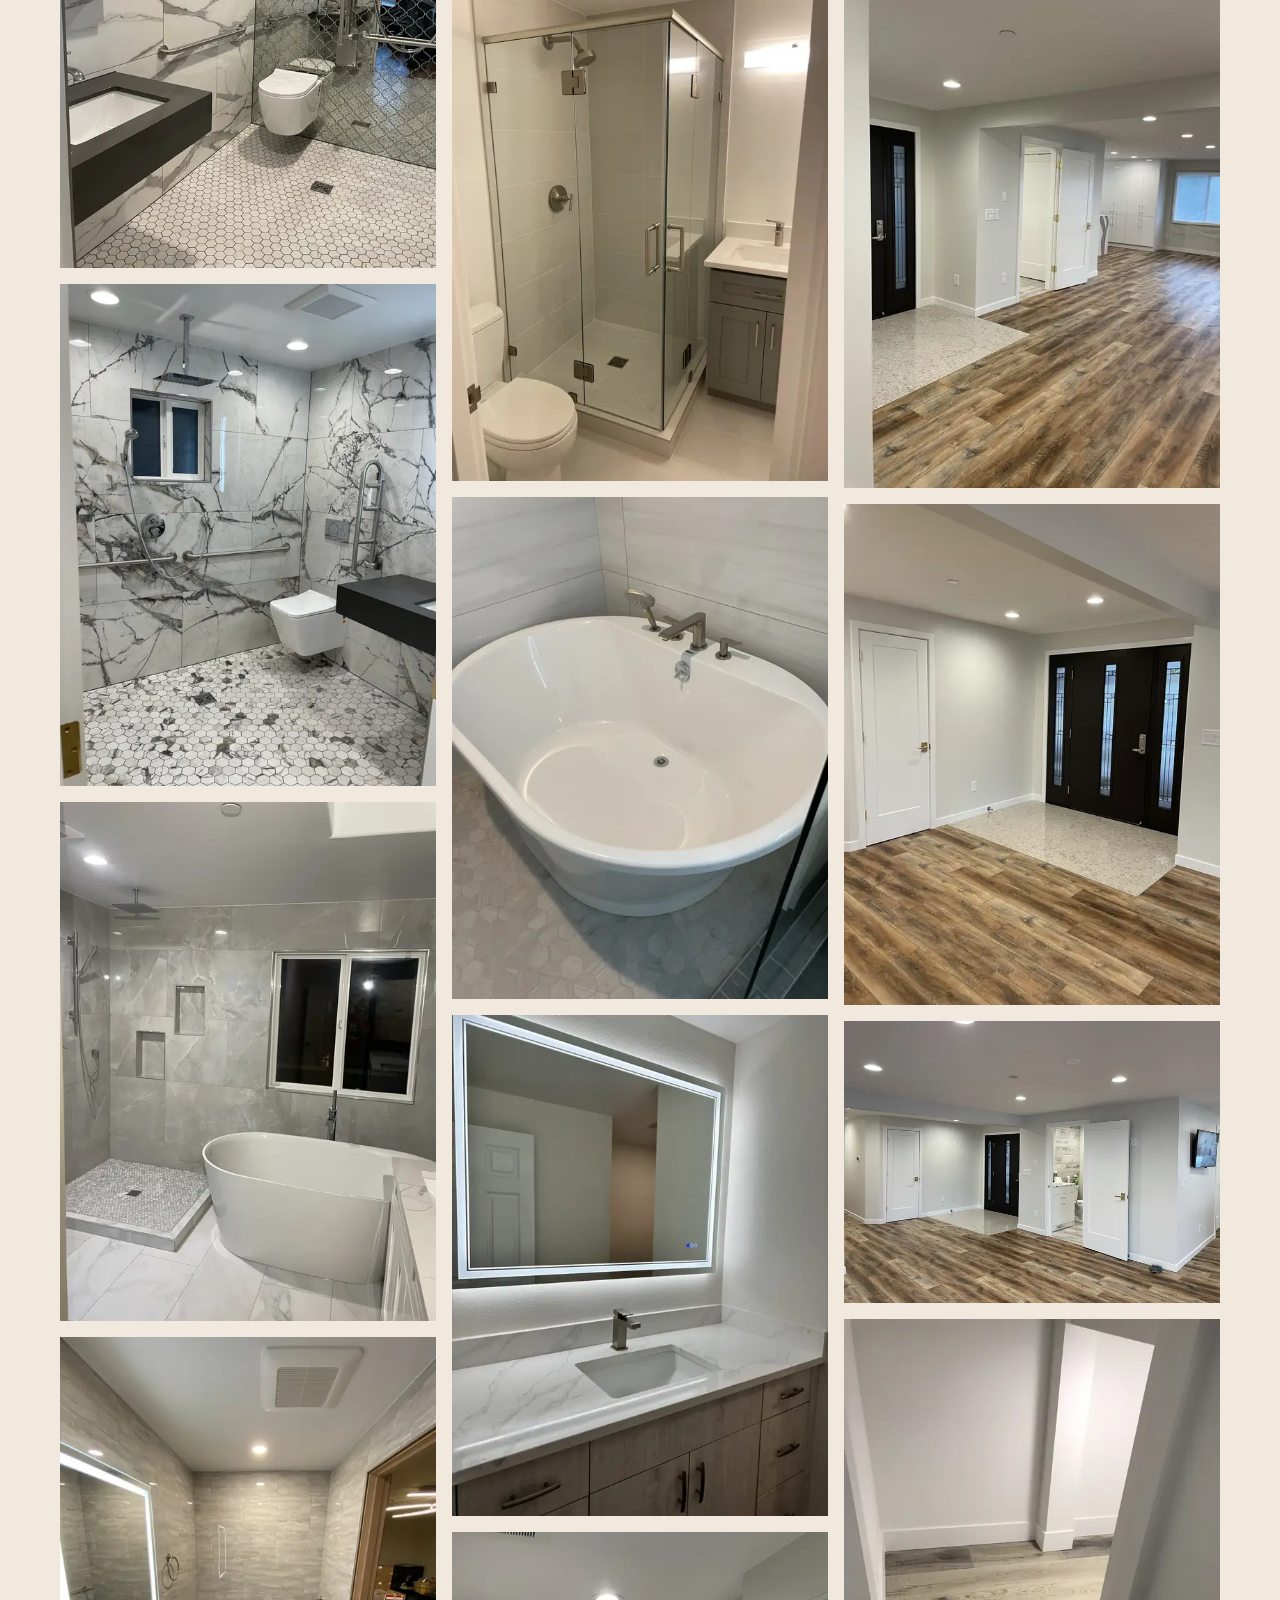
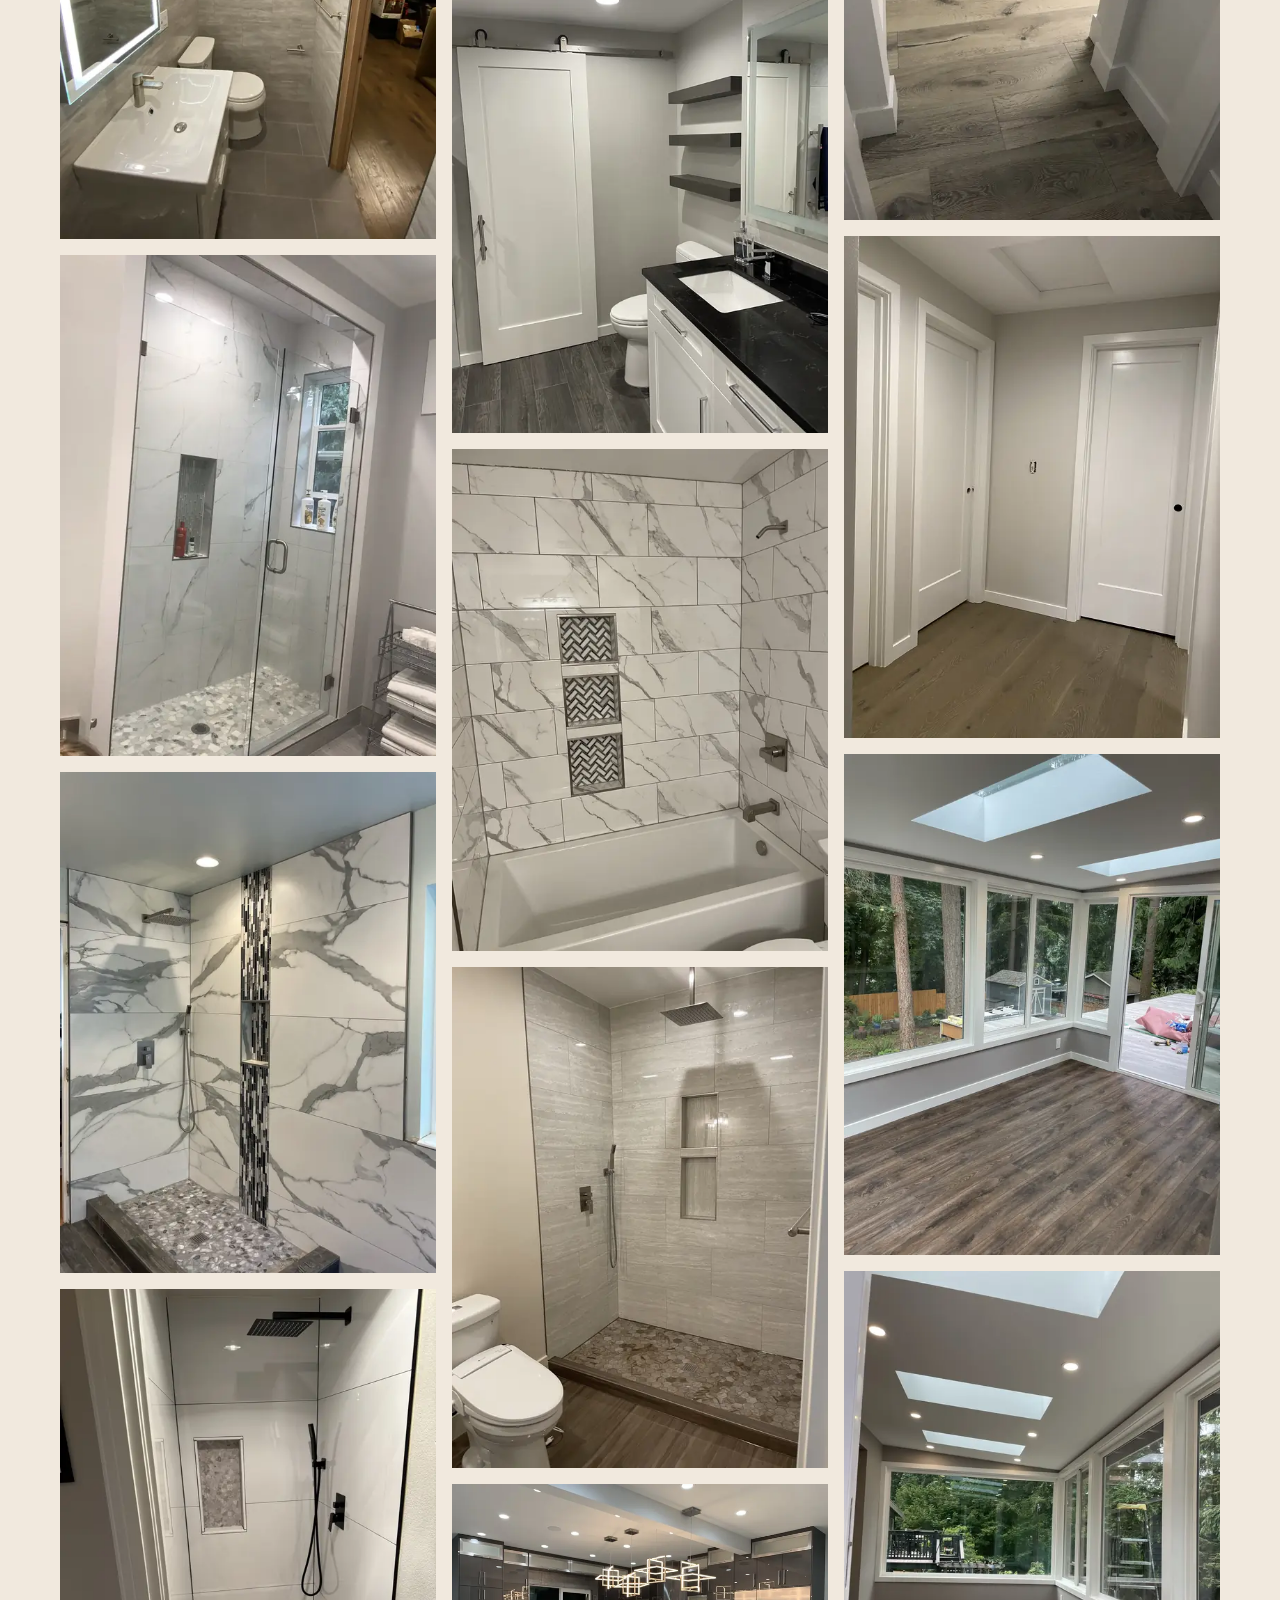
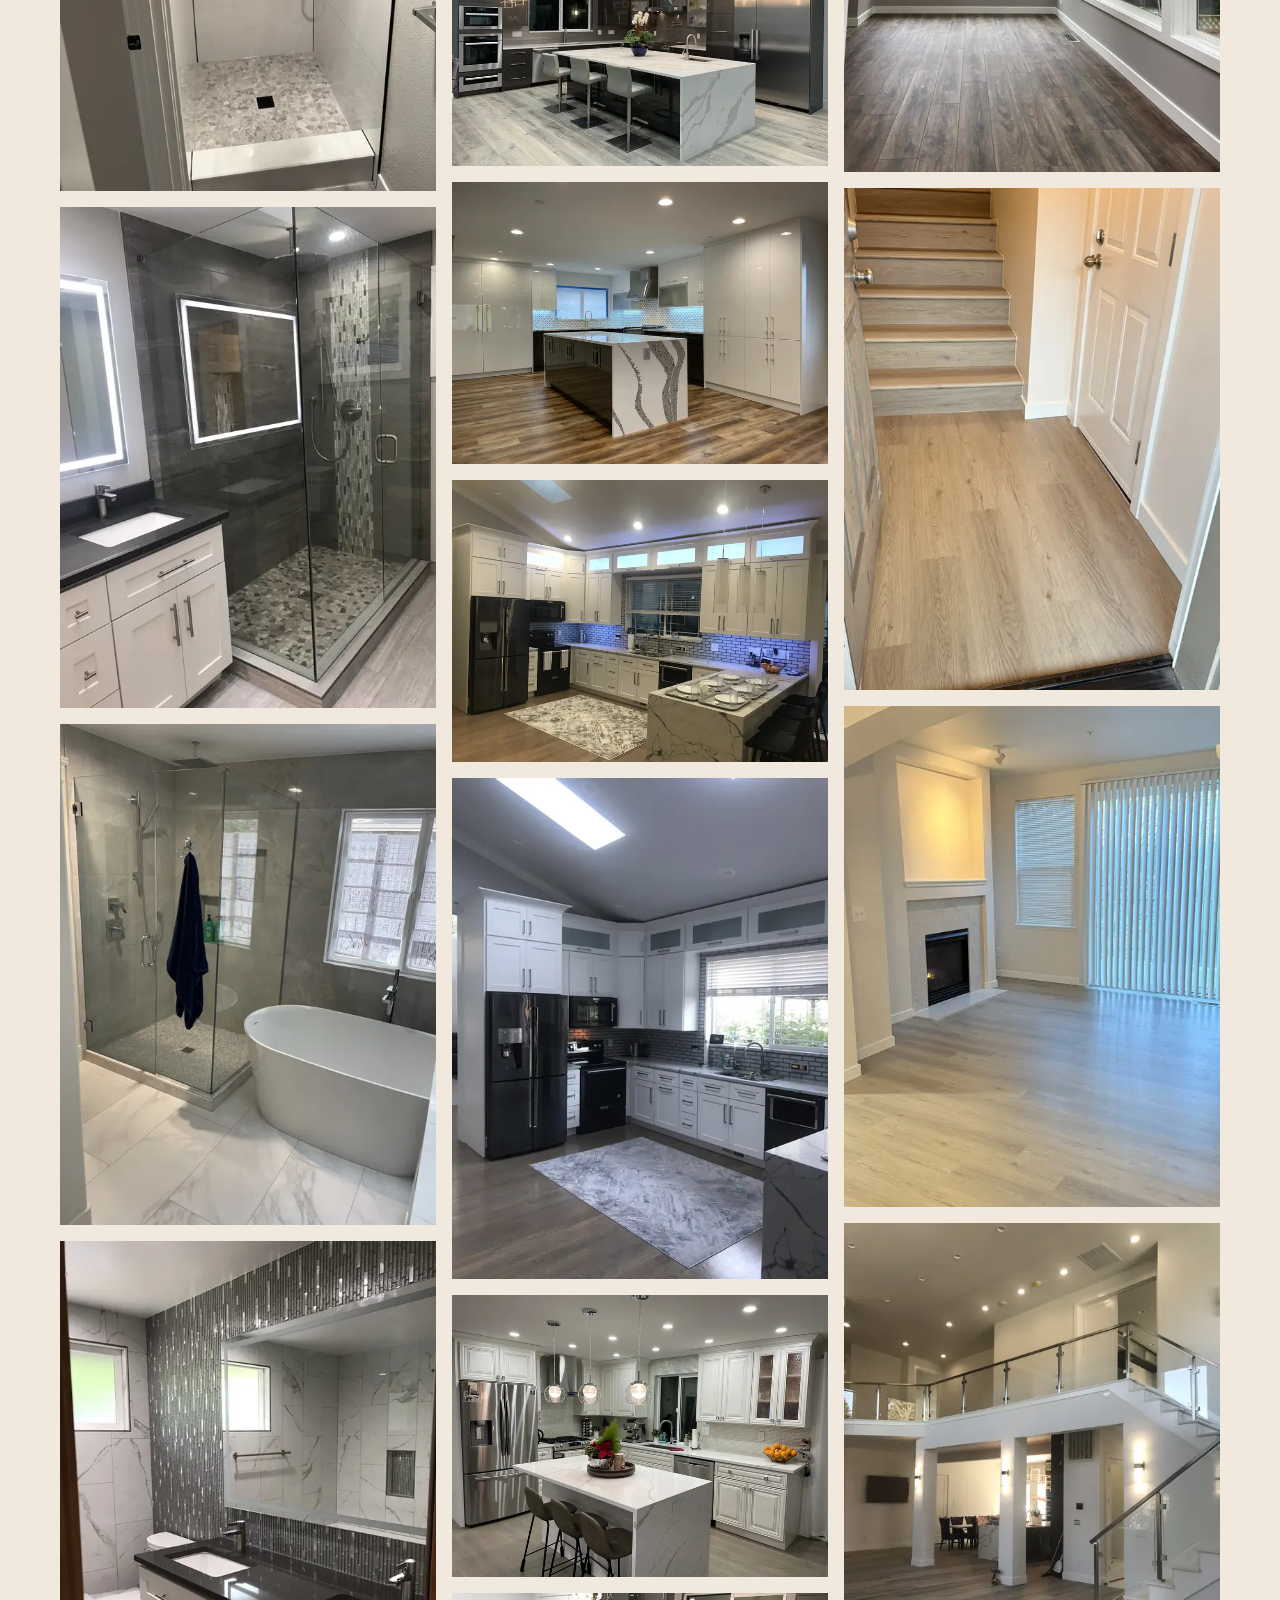
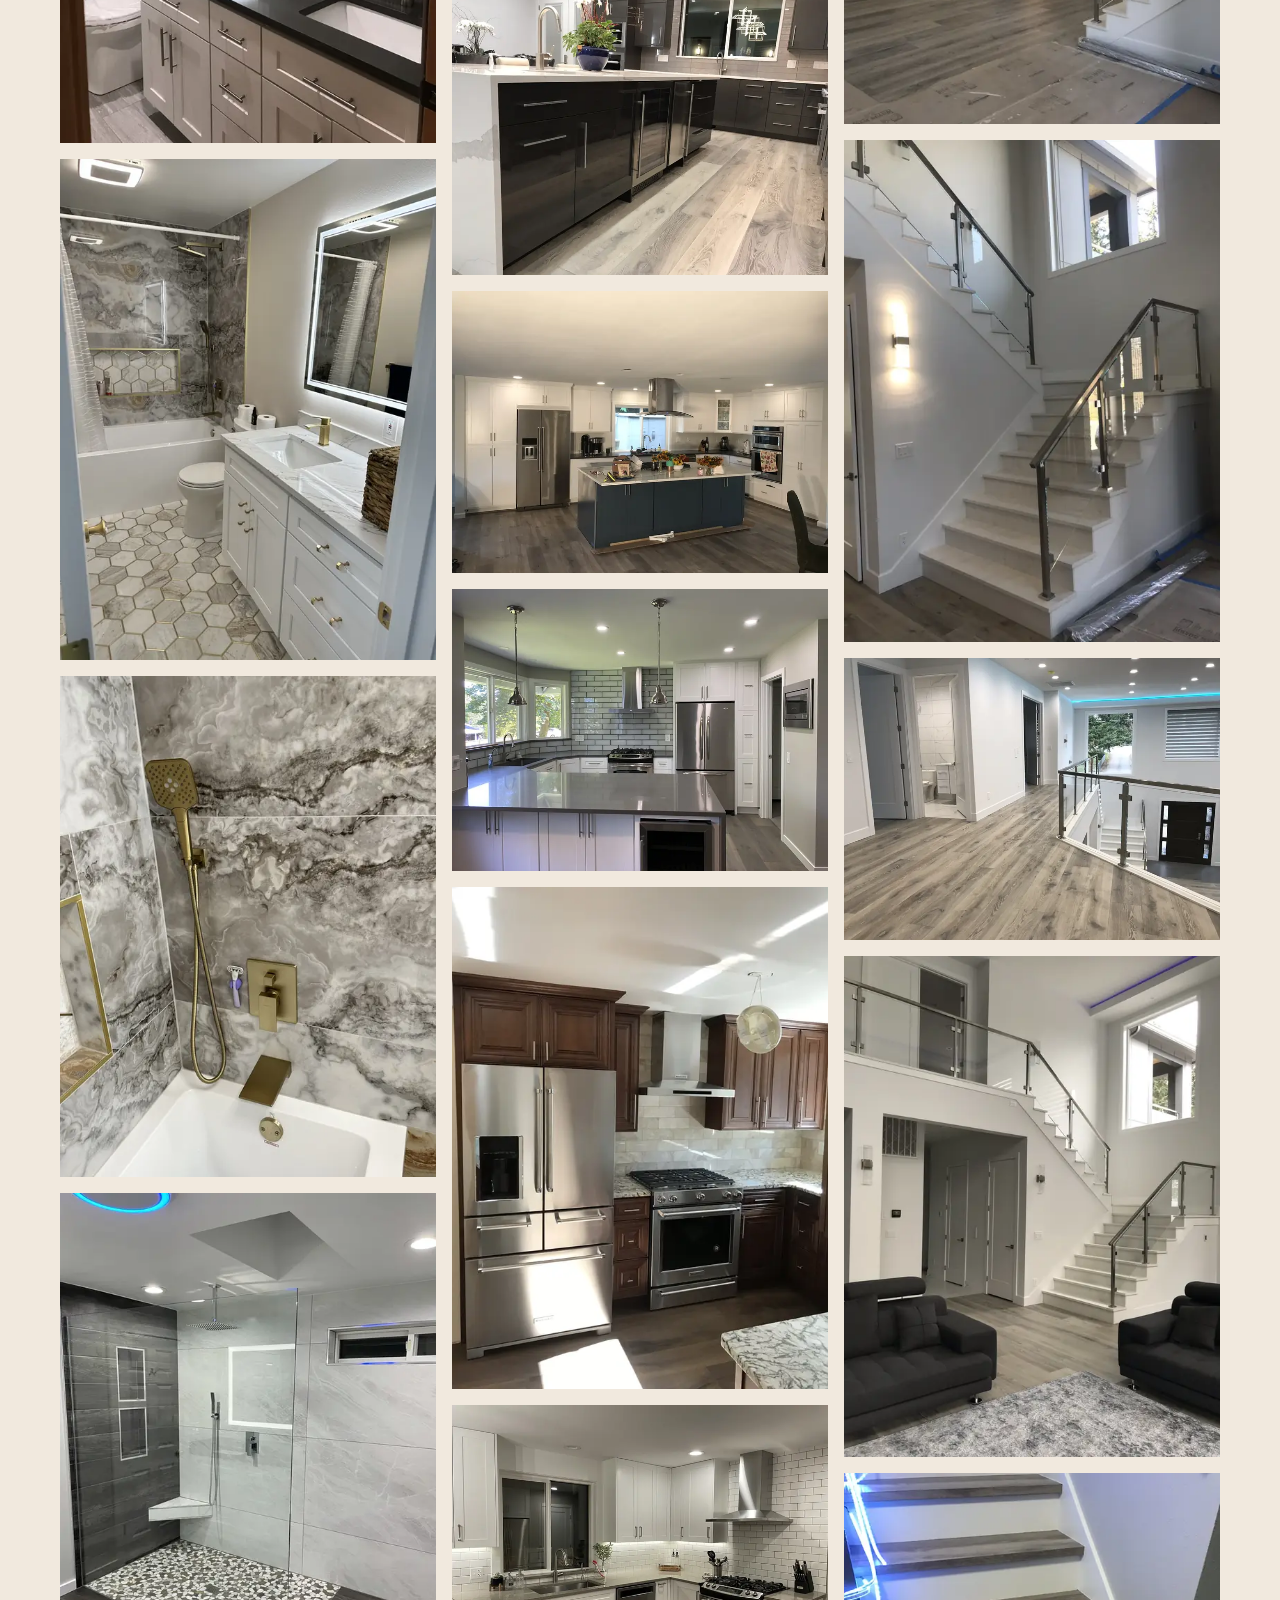
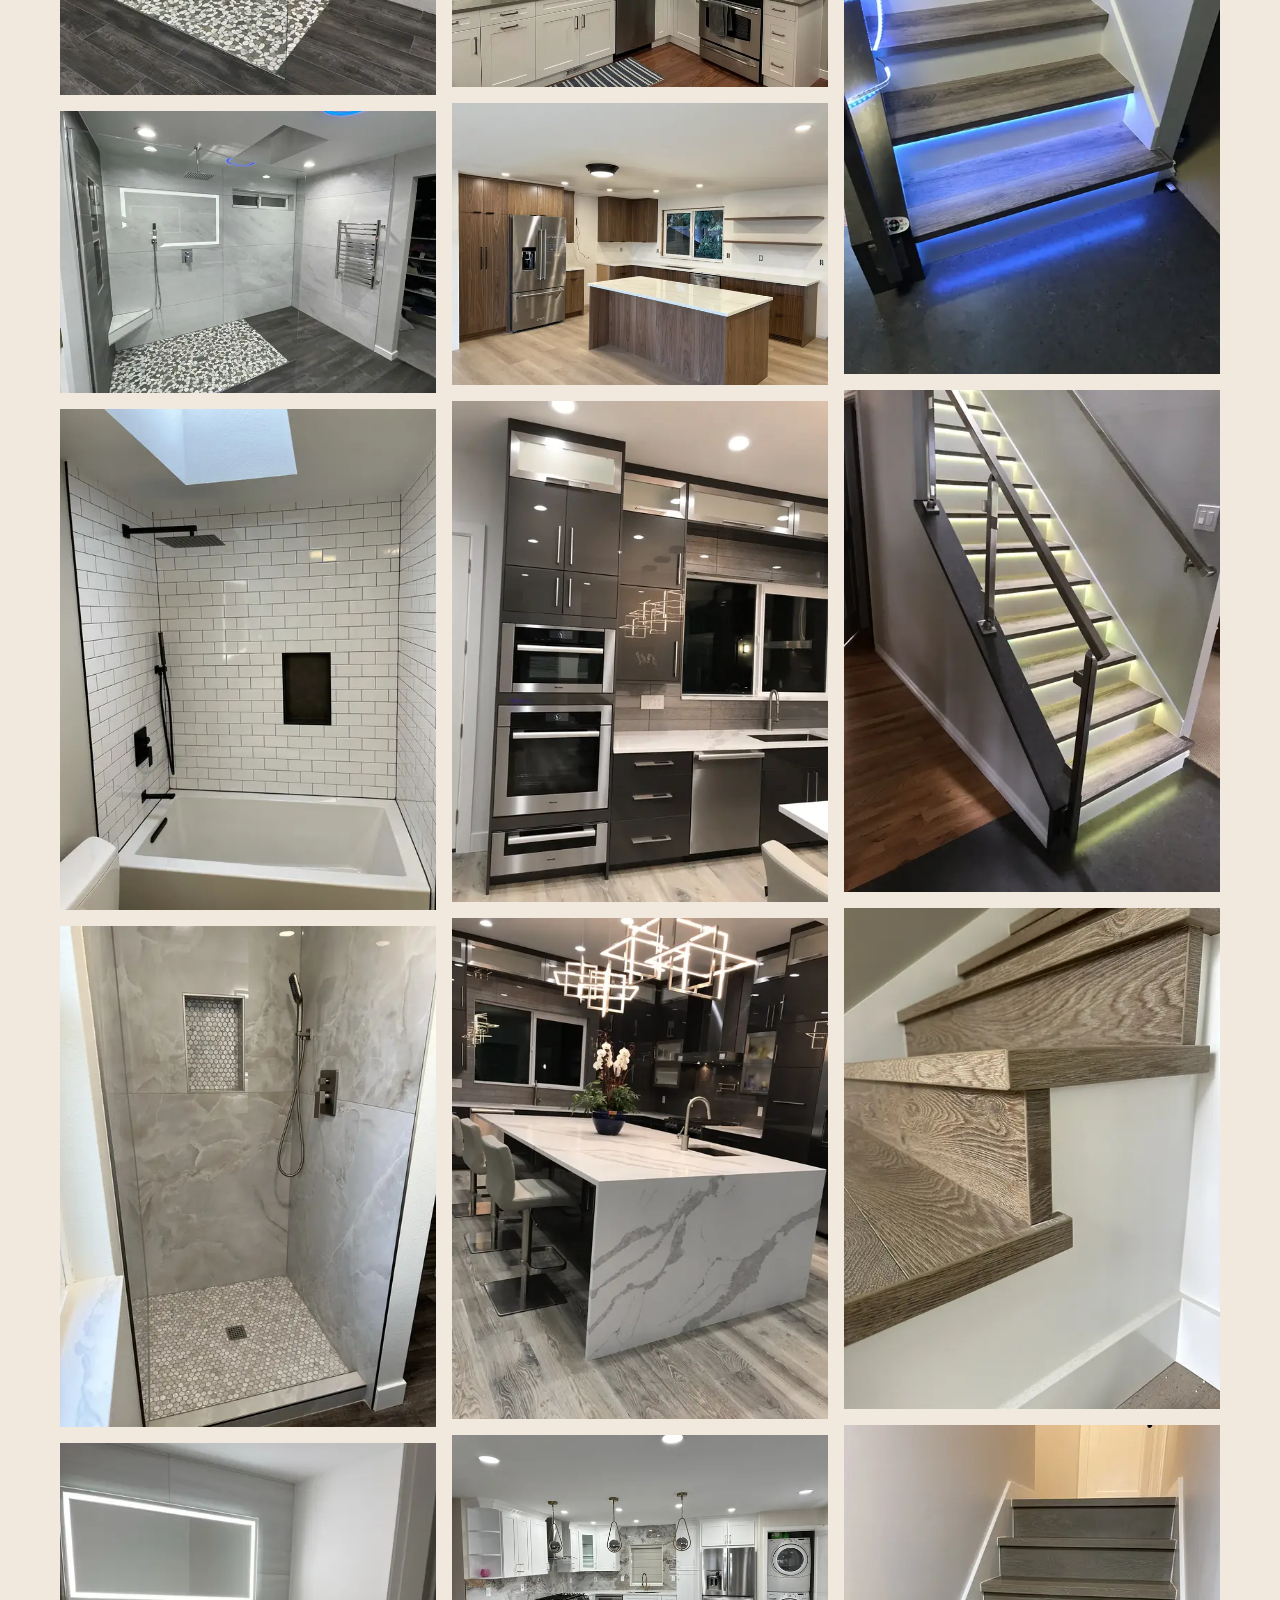
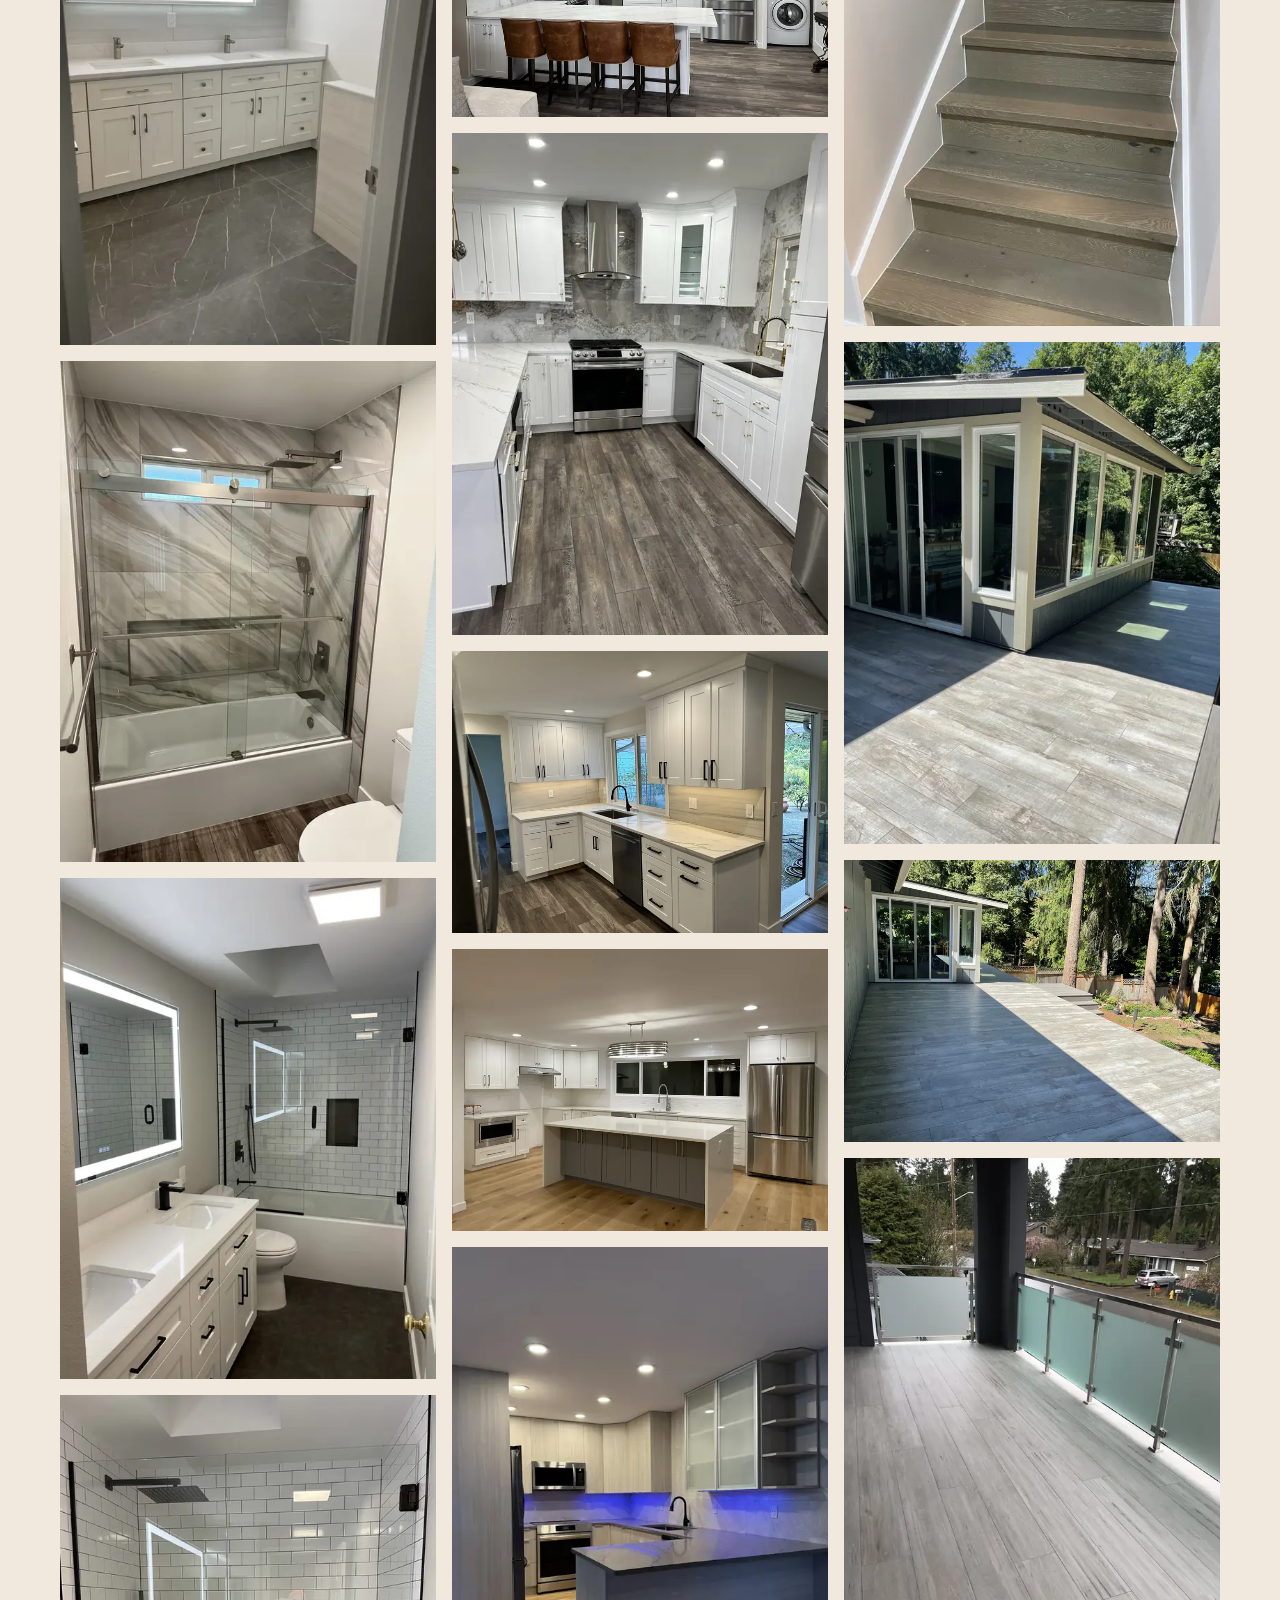
<file: gallery/index.html>
<!doctype html>
<html lang="en"><head><meta charset="utf-8">
<title>LuxBath Charlotte</title>
<meta name="robots" content="noindex">
<link rel="canonical" href="https://luxbathclt.com/our-work/">
<meta http-equiv="refresh" content="0; url=../our-work/">
<script>location.replace("../our-work/" + location.hash);</script>
</head><body><p>This page has moved to <a href="../our-work/">Our Work</a>.</p></body></html>
</file>
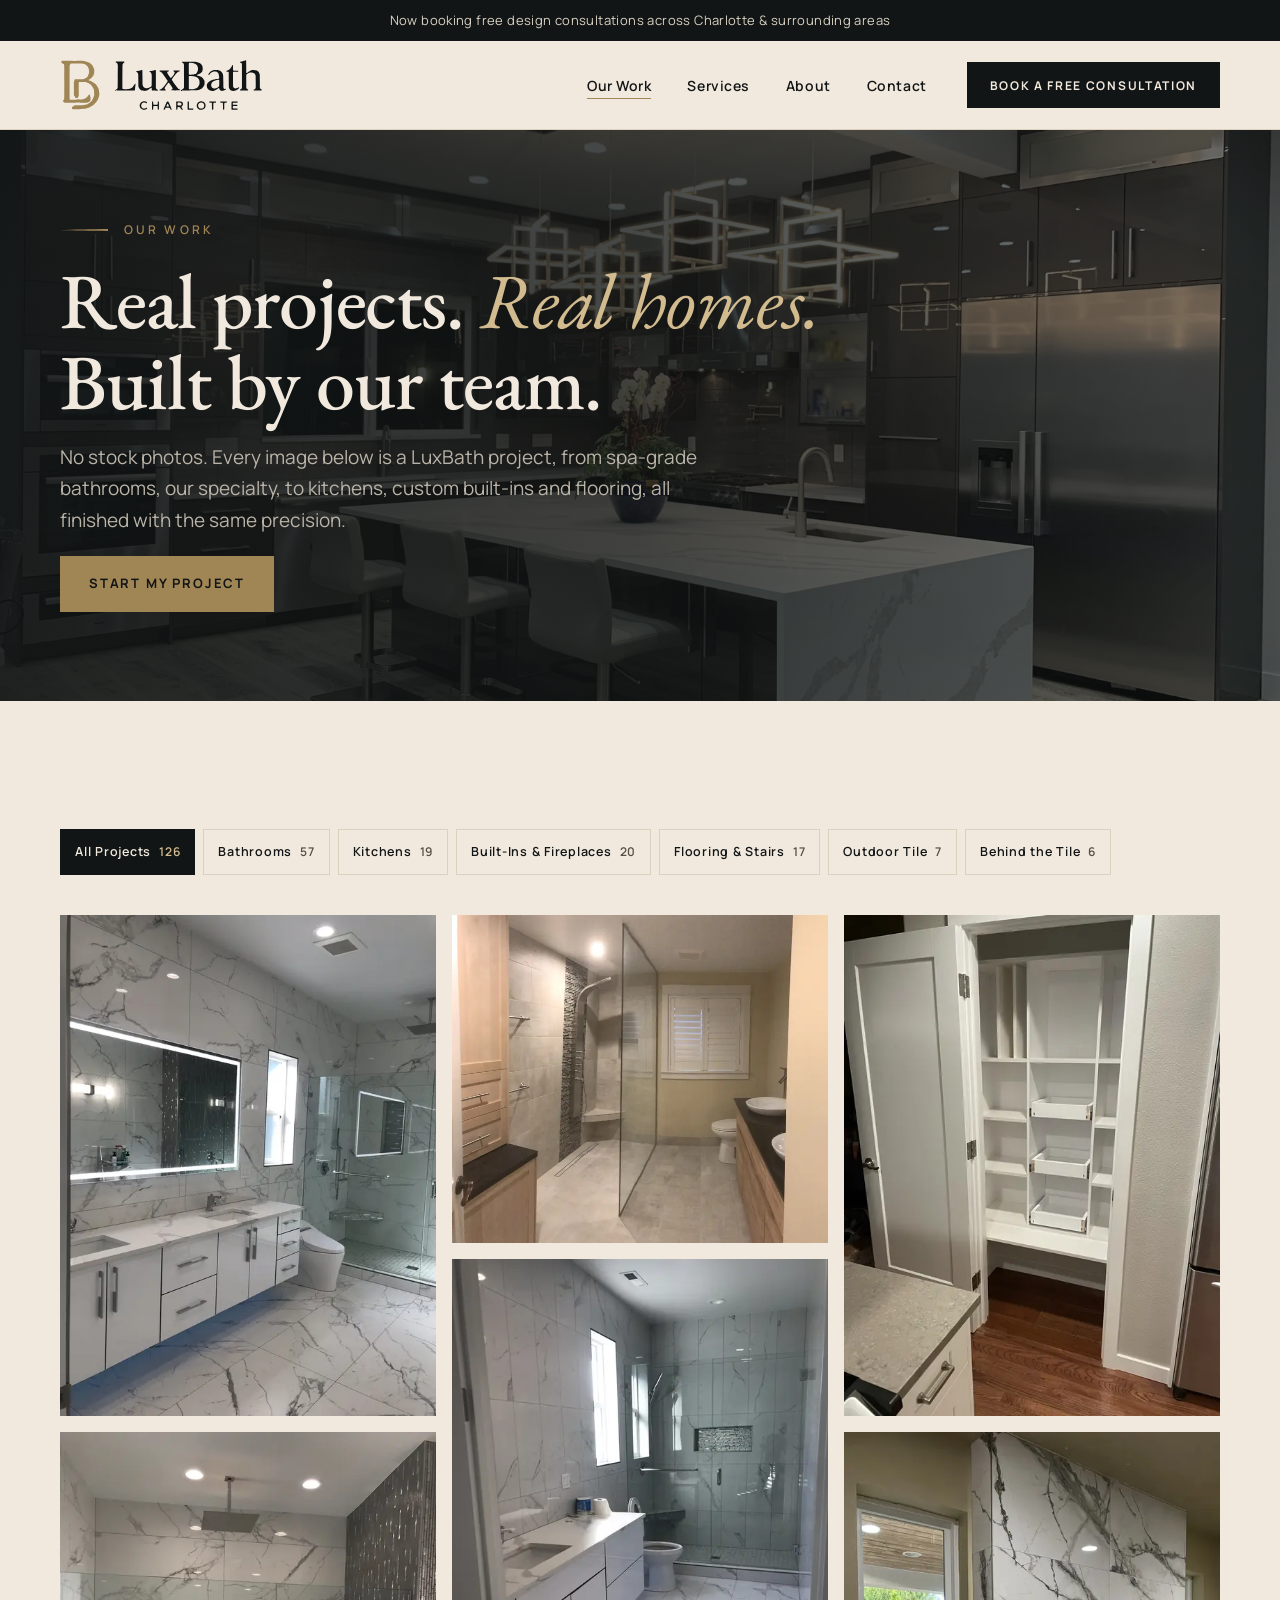
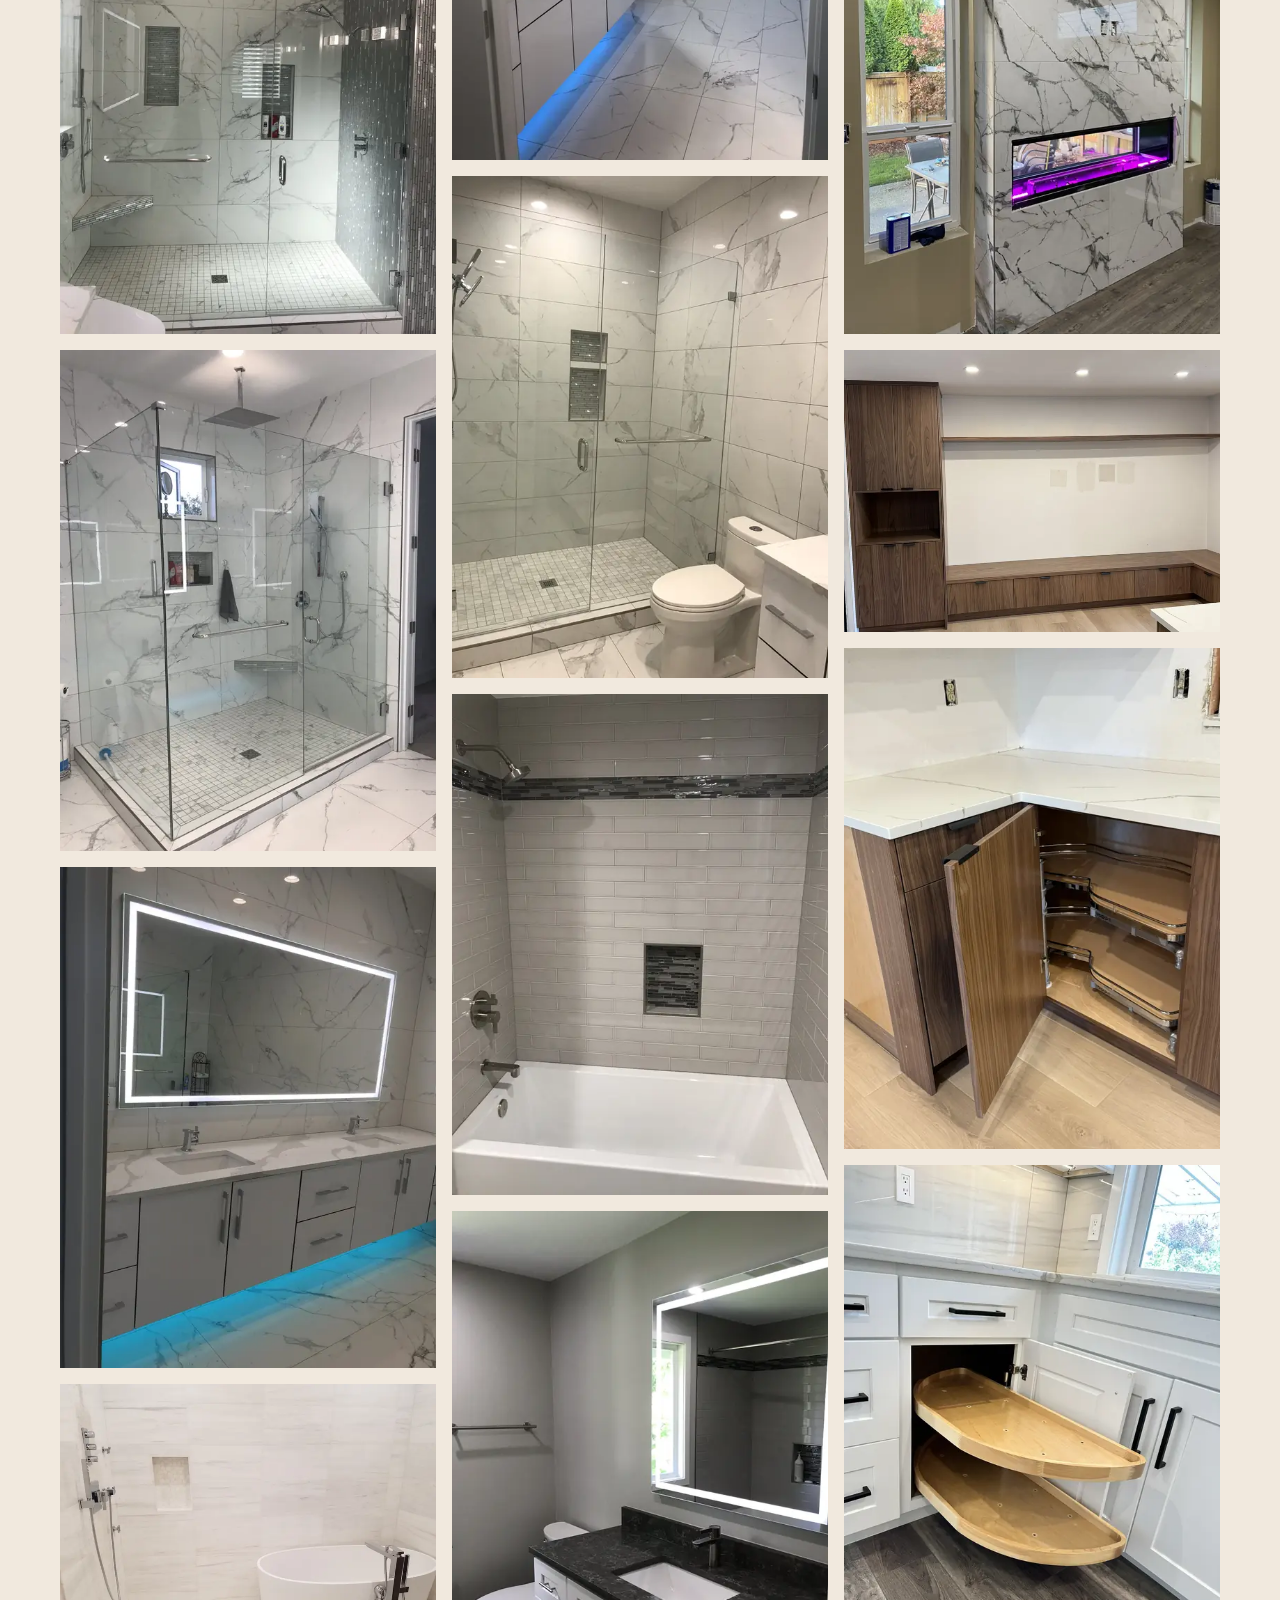
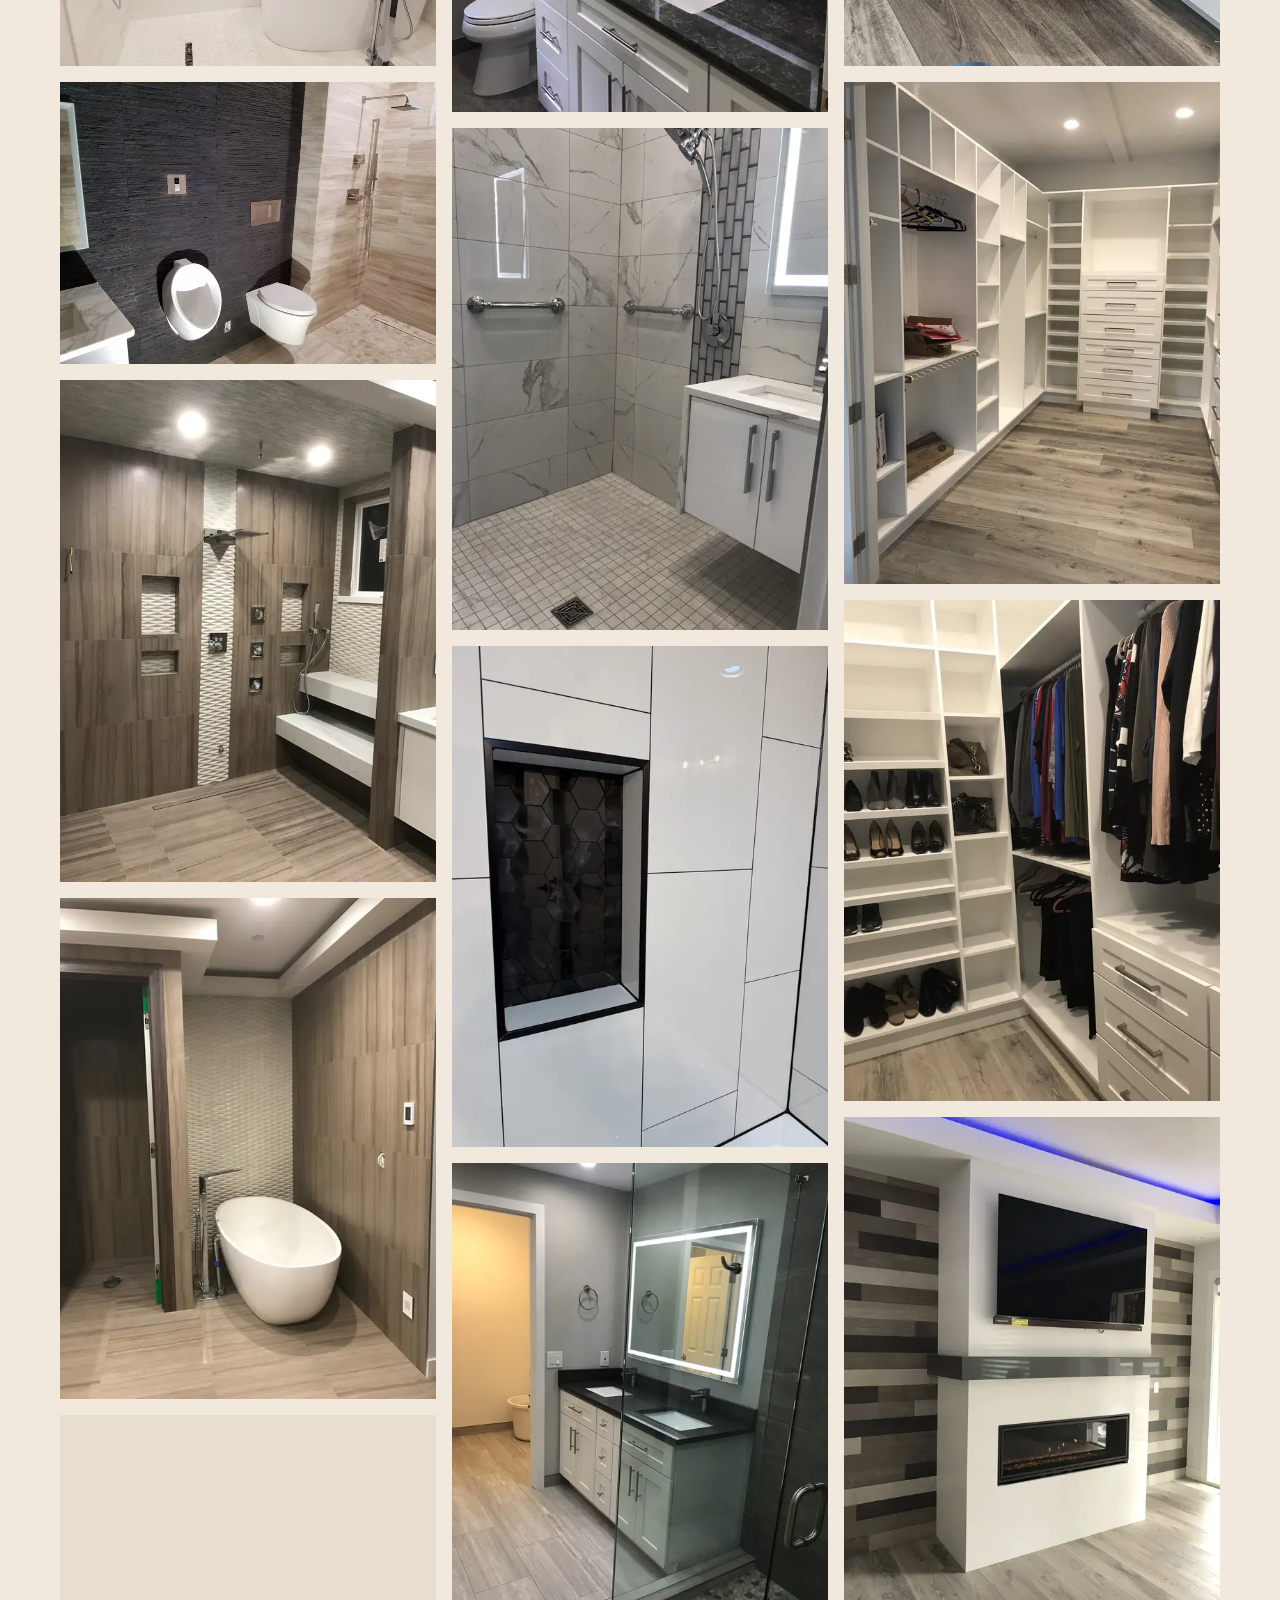
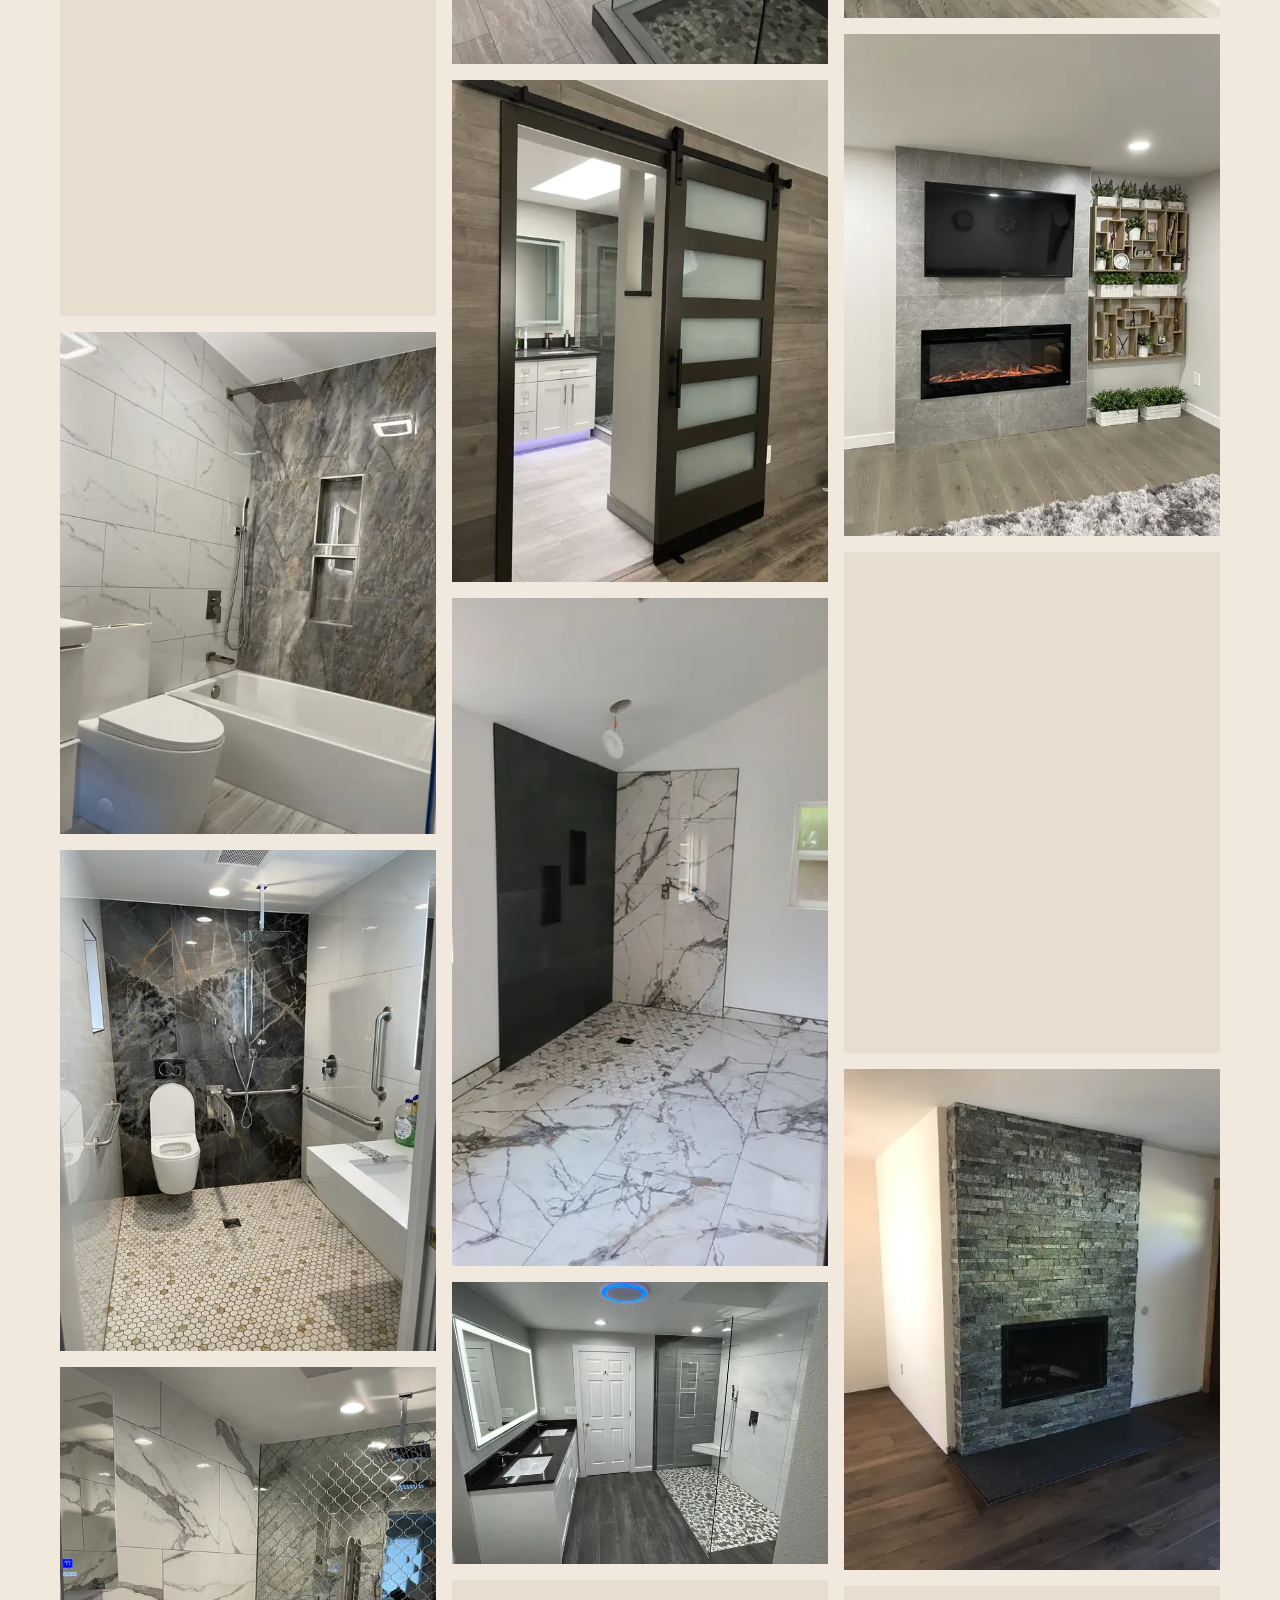
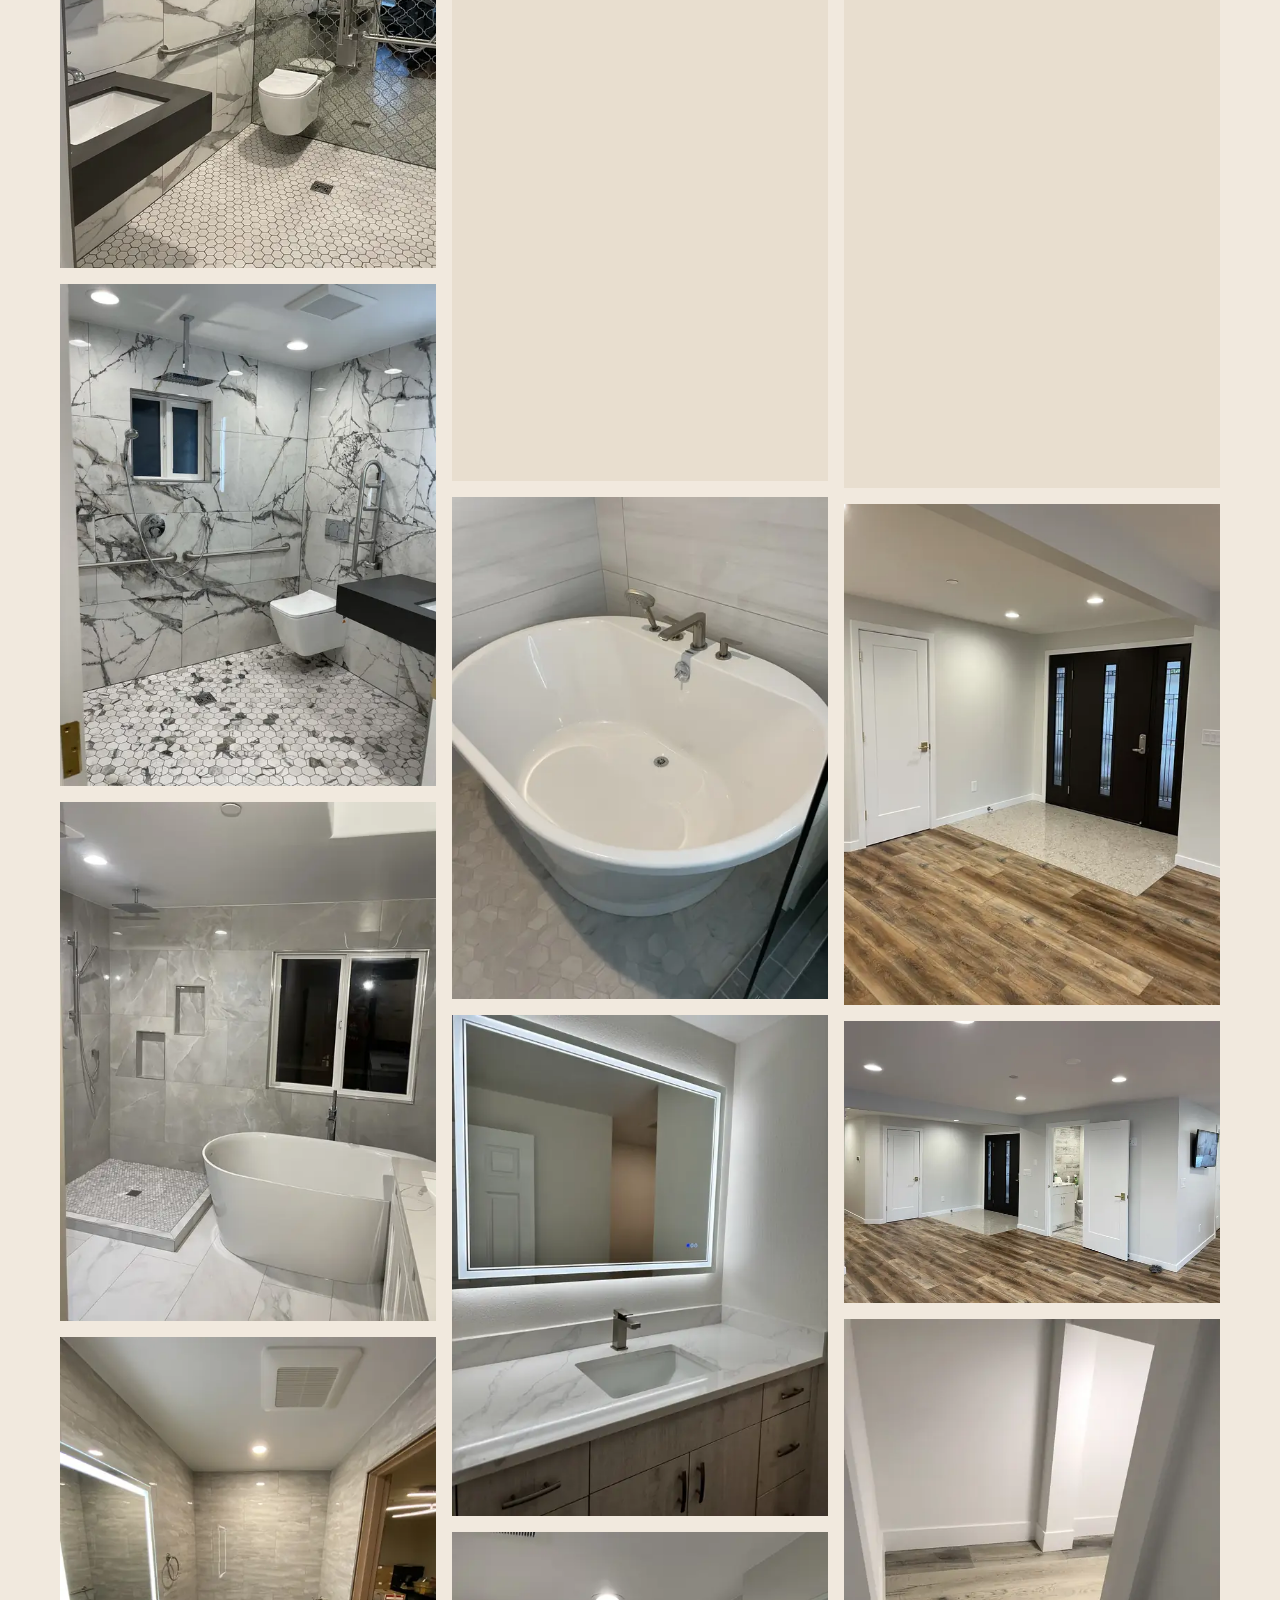
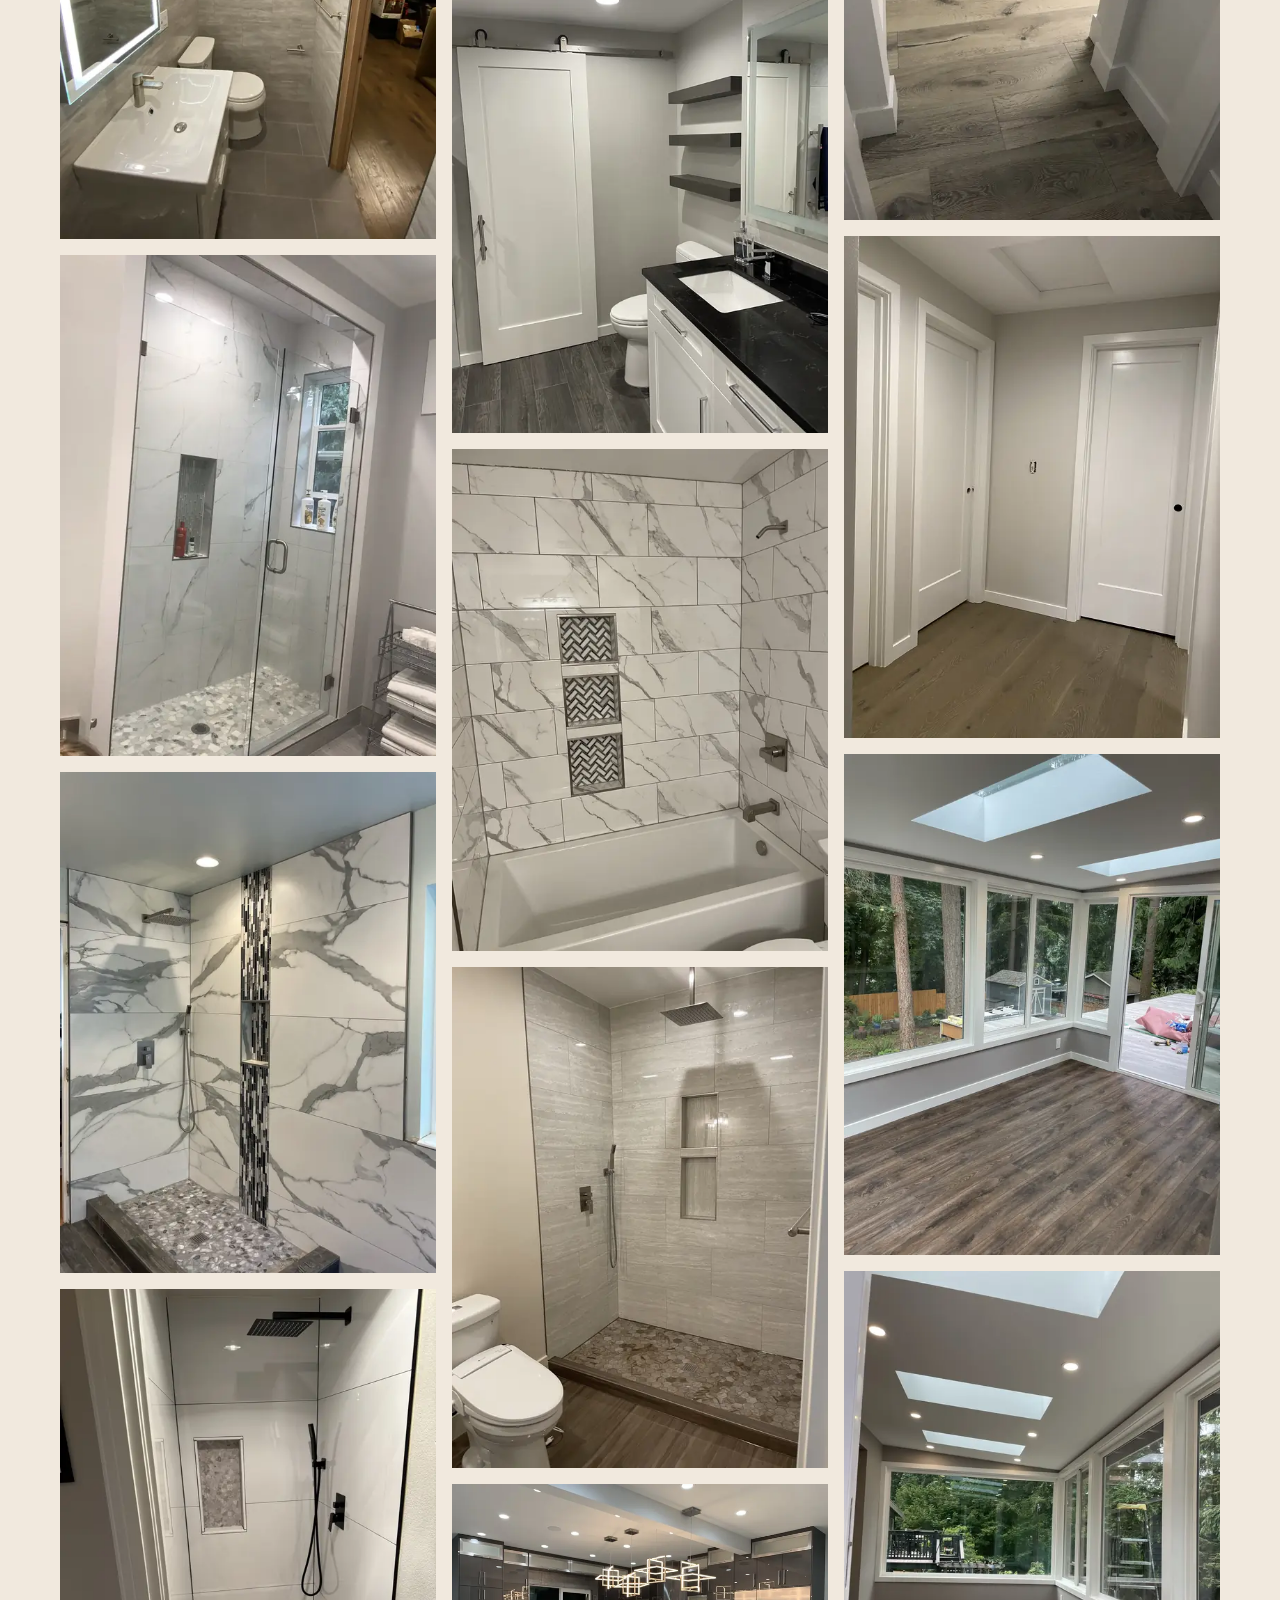
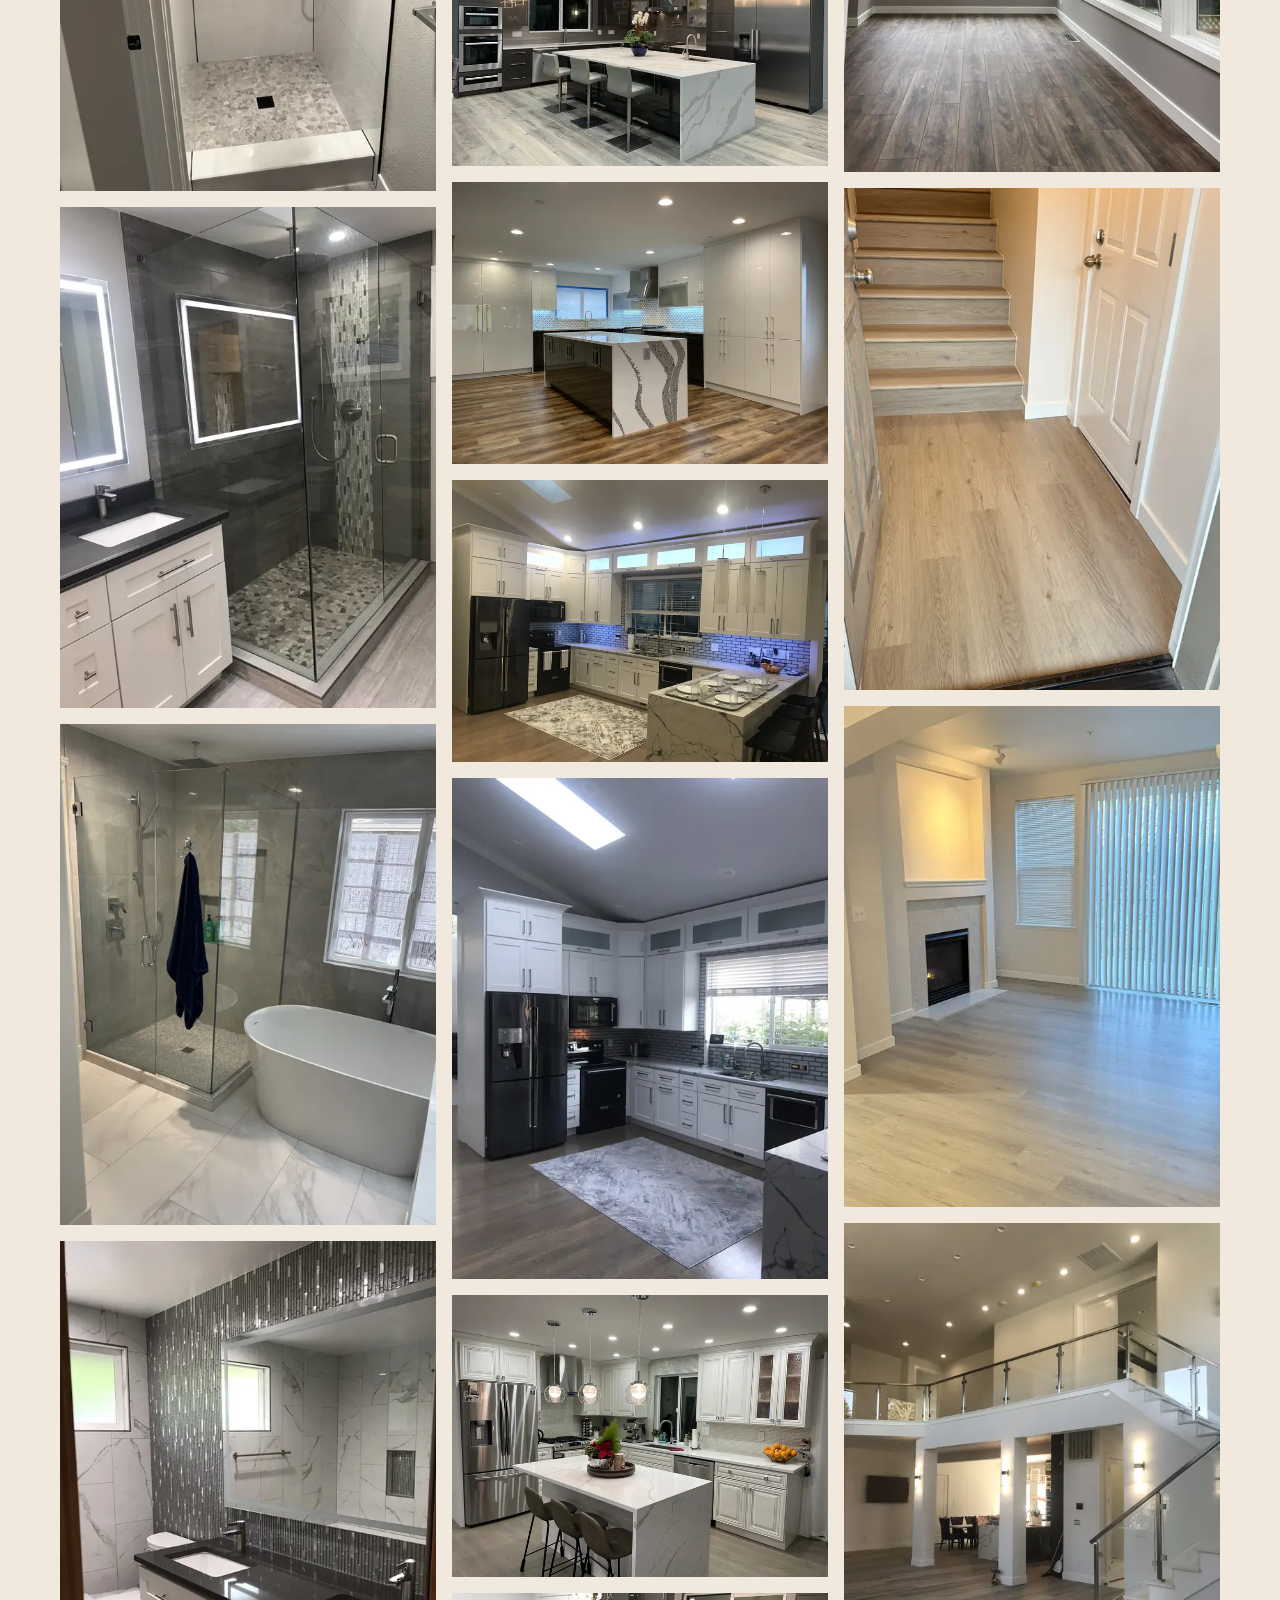
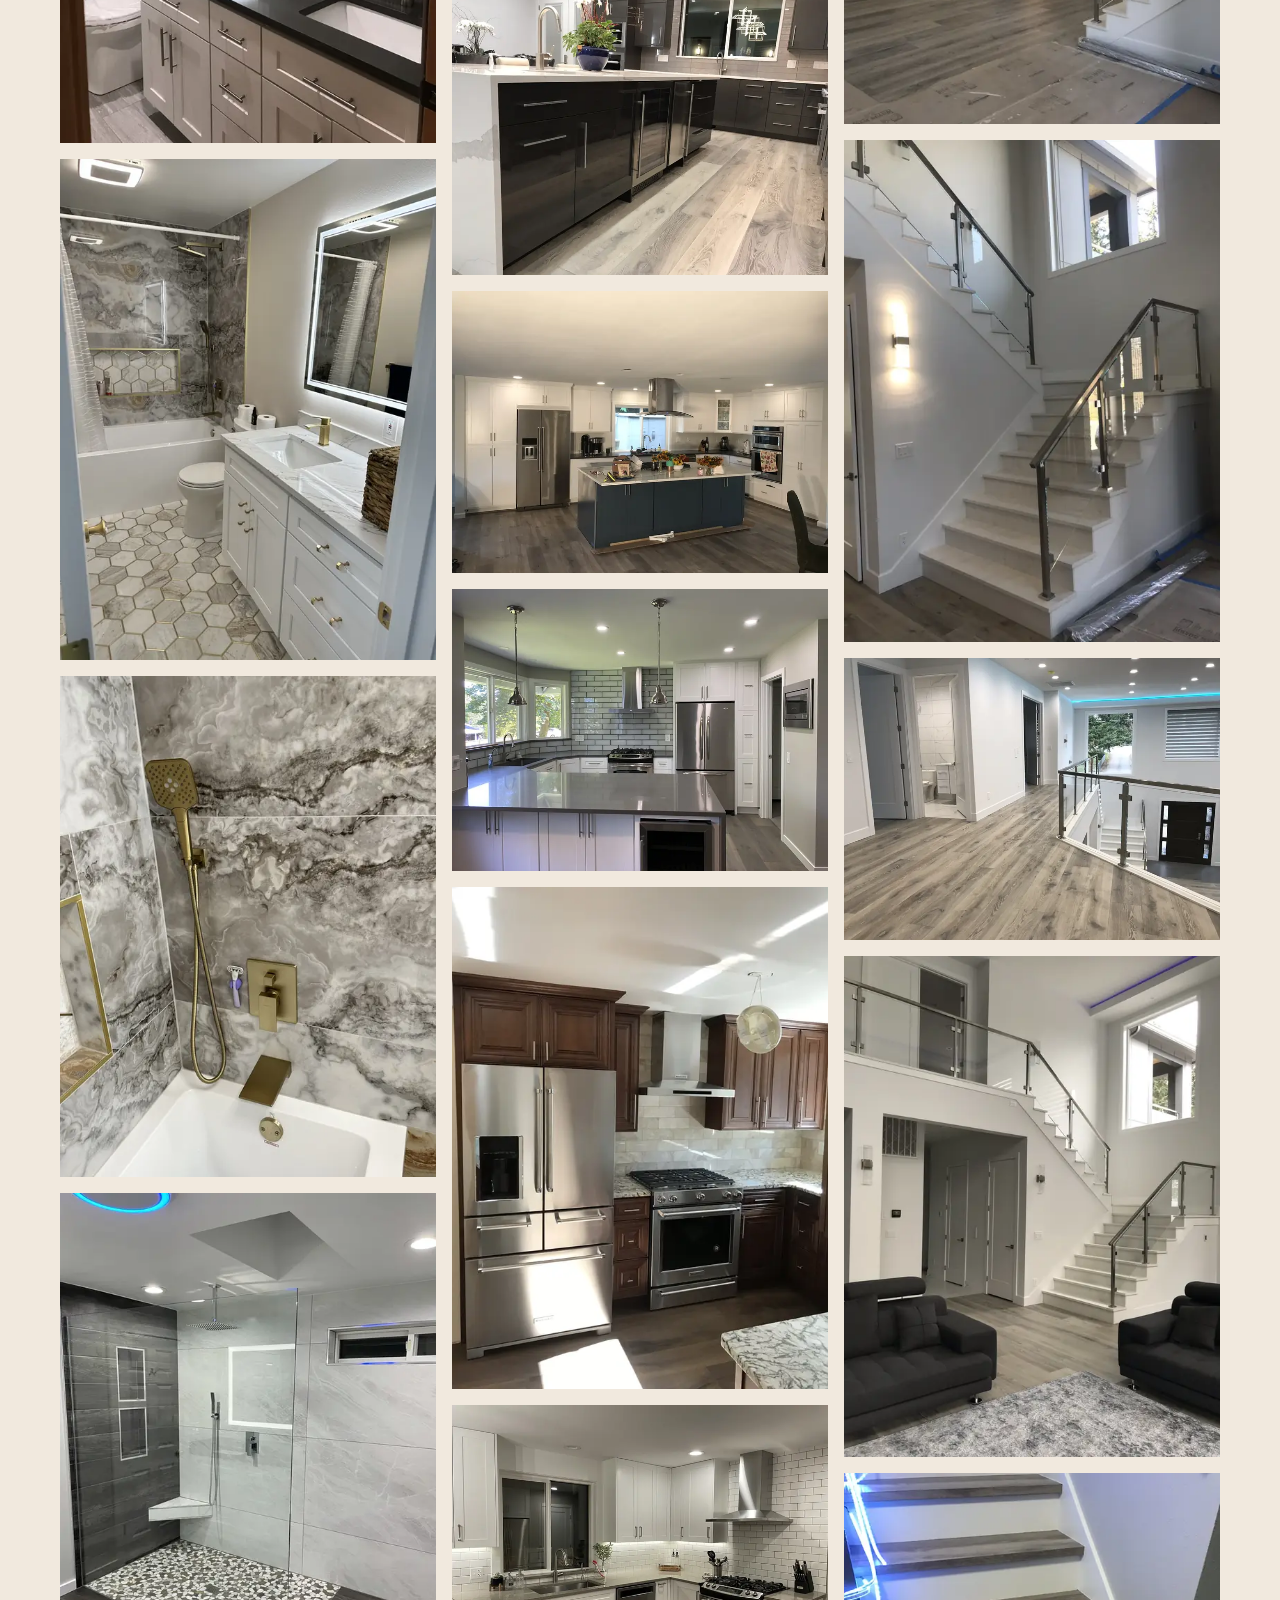
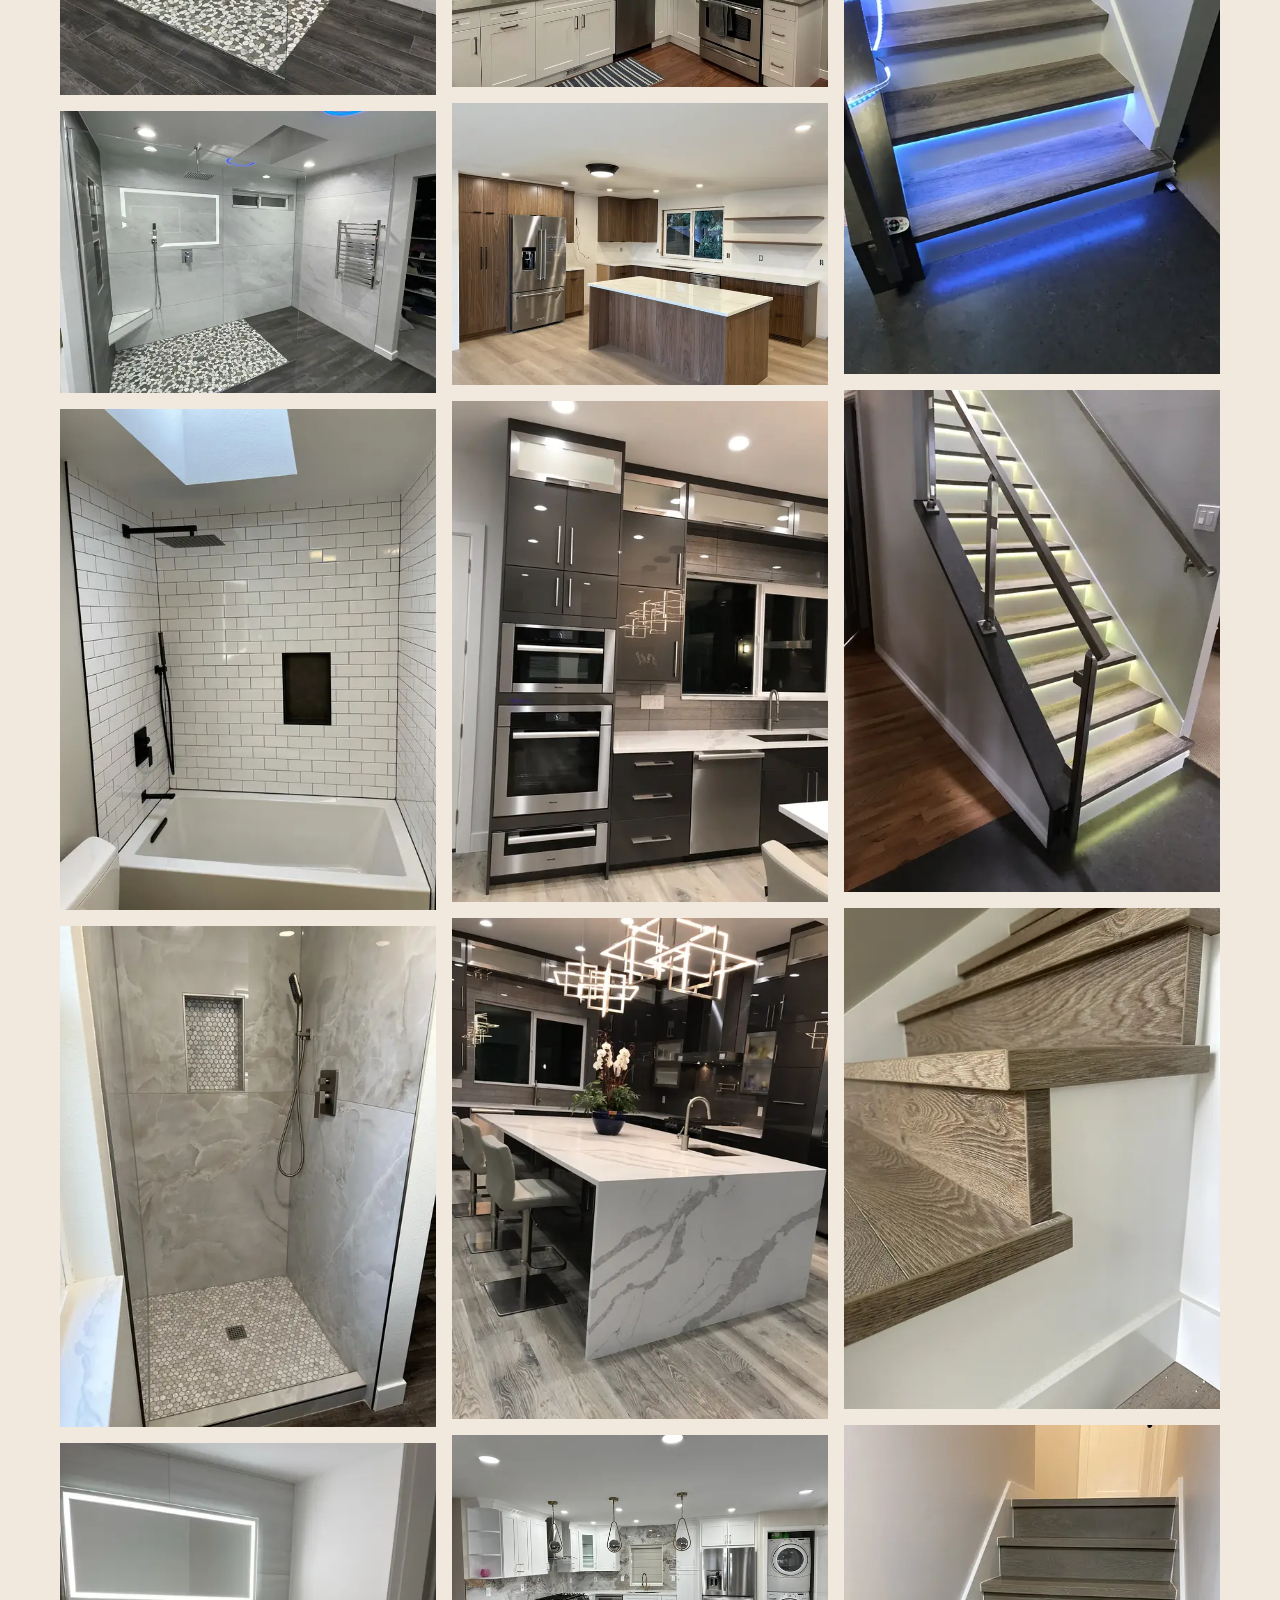
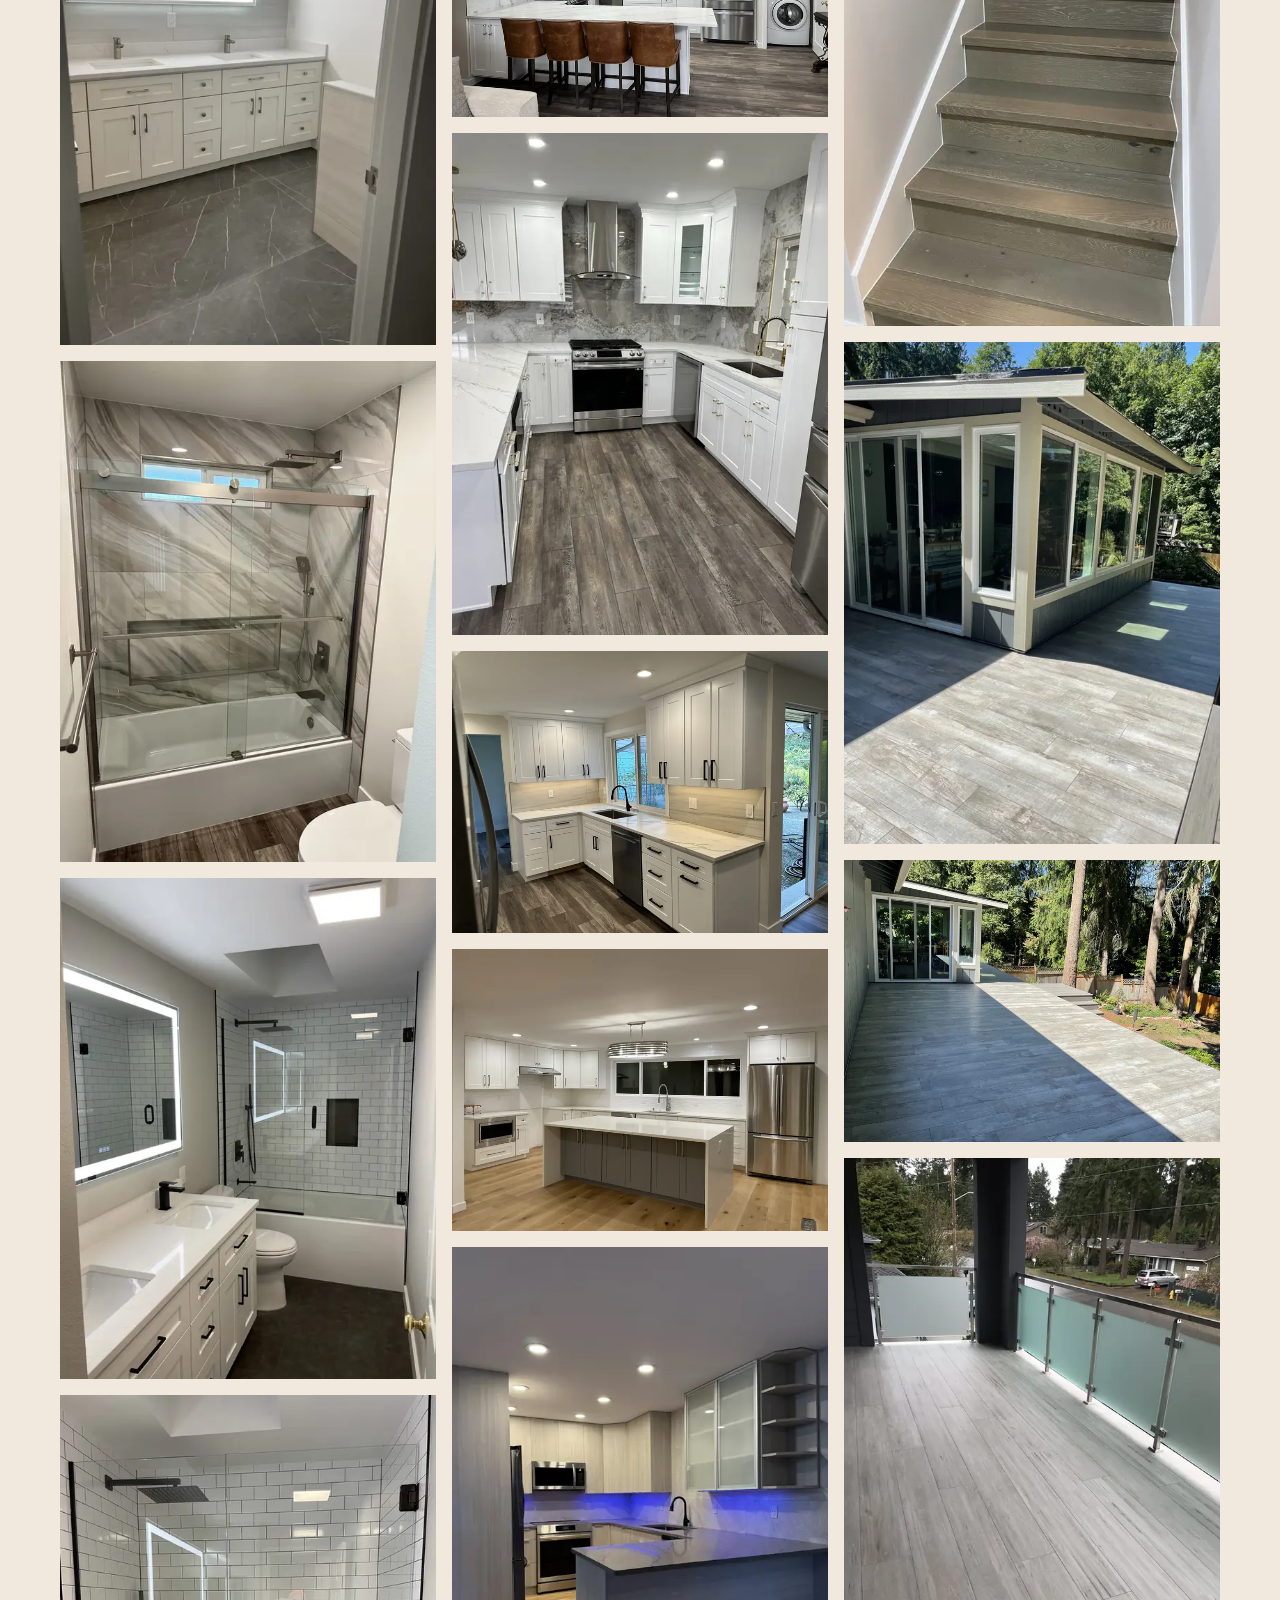
<file: our-work/index.html>
<!doctype html>
<html lang="en" class="no-js">
<head>
<!-- Google tag (gtag.js) -->
<script async src="https://www.googletagmanager.com/gtag/js?id=G-PRQ7Q142VP"></script>
<script>
  window.dataLayer = window.dataLayer || [];
  function gtag(){dataLayer.push(arguments);}
  gtag('js', new Date());

  gtag('config', 'G-PRQ7Q142VP');
</script>
<meta charset="utf-8">
<meta name="viewport" content="width=device-width, initial-scale=1">
<title>Our Work | Bathroom, Kitchen &amp; Built-In Gallery | LuxBath Charlotte</title>
<meta name="description" content="Browse real LuxBath Charlotte projects: luxury bathrooms, walk-in showers and floating vanities, plus kitchens, custom built-in cabinetry and flooring.">
<link rel="canonical" href="https://luxbathclt.com/our-work/">
<meta property="og:url" content="https://luxbathclt.com/our-work/">
<meta property="og:type" content="website">
<meta property="og:site_name" content="LuxBath Charlotte">
<meta property="og:title" content="Our Work | Bathroom, Kitchen &amp;amp; Built-In Gallery | LuxBath Charlotte">
<meta property="og:description" content="Browse real LuxBath Charlotte projects: luxury bathrooms, walk-in showers and floating vanities, plus kitchens, custom built-in cabinetry and flooring.">
<meta property="og:image" content="https://luxbathclt.com/images/brand/og-image.jpg">
<meta property="og:locale" content="en_US">
<meta name="twitter:card" content="summary_large_image">
<meta name="geo.region" content="US-NC">
<meta name="geo.placename" content="Charlotte">
<meta name="theme-color" content="#F1E9DE">
<link rel="icon" href="../favicon.svg" type="image/svg+xml">
<link rel="apple-touch-icon" href="../images/brand/apple-touch-icon.png">
<link rel="preconnect" href="https://fonts.googleapis.com">
<link rel="preconnect" href="https://fonts.gstatic.com" crossorigin>
<link rel="stylesheet" href="https://fonts.googleapis.com/css2?family=EB+Garamond:ital,wght@0,400;0,500;0,600;1,400;1,500&amp;family=Manrope:wght@400;500;600;700&amp;display=swap">
<link rel="stylesheet" href="../css/styles.css">
<script type="application/ld+json">
{
 "@context": "https://schema.org",
 "@graph": [
  {
   "@type": "HomeAndConstructionBusiness",
   "@id": "https://luxbathclt.com/#business",
   "name": "LuxBath Charlotte",
   "legalName": "LuxBath Charlotte LLC",
   "url": "https://luxbathclt.com/",
   "logo": "https://luxbathclt.com/images/brand/logo-stacked.svg",
   "image": "https://luxbathclt.com/images/brand/og-image.jpg",
   "description": "LuxBath Charlotte is a luxury bathroom remodeling company specializing in high-end, European-style bathrooms in Charlotte, NC: custom walk-in showers, full-tile bathrooms, integrated LED lighting and Schluter and Wedi waterproofing. It also builds kitchens, custom built-in cabinetry and flooring.",
   "slogan": "European craft. Modern luxury bathrooms.",
   "telephone": "+1-206-488-5351",
   "email": "luxbathclt@gmail.com",
   "priceRange": "From $18,000",
   "address": {
    "@type": "PostalAddress",
    "streetAddress": "12579 Forager Place",
    "addressLocality": "Midland",
    "addressRegion": "NC",
    "postalCode": "28107",
    "addressCountry": "US"
   },
   "areaServed": [
    {
     "@type": "City",
     "name": "Charlotte",
     "containedInPlace": {
      "@type": "State",
      "name": "North Carolina"
     }
    },
    {
     "@type": "City",
     "name": "Ballantyne",
     "containedInPlace": {
      "@type": "State",
      "name": "North Carolina"
     }
    },
    {
     "@type": "City",
     "name": "Matthews",
     "containedInPlace": {
      "@type": "State",
      "name": "North Carolina"
     }
    },
    {
     "@type": "City",
     "name": "Mint Hill",
     "containedInPlace": {
      "@type": "State",
      "name": "North Carolina"
     }
    },
    {
     "@type": "City",
     "name": "Indian Trail",
     "containedInPlace": {
      "@type": "State",
      "name": "North Carolina"
     }
    },
    {
     "@type": "City",
     "name": "Weddington",
     "containedInPlace": {
      "@type": "State",
      "name": "North Carolina"
     }
    },
    {
     "@type": "City",
     "name": "Waxhaw",
     "containedInPlace": {
      "@type": "State",
      "name": "North Carolina"
     }
    }
   ],
   "founder": {
    "@id": "https://luxbathclt.com/#eugeniu"
   },
   "knowsAbout": [
    "Bathroom remodeling",
    "Walk-in showers",
    "Curbless showers",
    "Large-format tile installation",
    "Schluter waterproofing",
    "Wedi waterproofing",
    "LED bathroom lighting",
    "Floating vanities",
    "Kitchen remodeling",
    "Built-in cabinetry",
    "Flooring installation"
   ],
   "hasOfferCatalog": {
    "@type": "OfferCatalog",
    "name": "Remodeling services",
    "itemListElement": [
     {
      "@type": "Offer",
      "itemOffered": {
       "@type": "Service",
       "name": "Luxury bathroom remodeling",
       "description": "Complete bathroom transformations from layout to final fixture, custom-designed for each home."
      }
     },
     {
      "@type": "Offer",
      "itemOffered": {
       "@type": "Service",
       "name": "Custom walk-in showers",
       "description": "Curbless and low-threshold walk-in showers with frameless glass, linear drains, built-in niches and benches."
      }
     },
     {
      "@type": "Offer",
      "itemOffered": {
       "@type": "Service",
       "name": "Full-tile bathrooms",
       "description": "Floor-to-ceiling tile installation with large-format porcelain, mitered edges and aligned grout lines."
      }
     },
     {
      "@type": "Offer",
      "itemOffered": {
       "@type": "Service",
       "name": "Integrated LED lighting",
       "description": "Backlit mirrors, lit shower niches and under-vanity toe-kick lighting."
      }
     },
     {
      "@type": "Offer",
      "itemOffered": {
       "@type": "Service",
       "name": "European-style bathroom design",
       "description": "Floating vanities, wall-hung toilets with in-wall carriers and freestanding soaking tubs."
      }
     },
     {
      "@type": "Offer",
      "itemOffered": {
       "@type": "Service",
       "name": "Schluter and Wedi shower waterproofing",
       "description": "Complete Schluter and Wedi waterproofing systems installed on every wet wall and floor before tile."
      }
     },
     {
      "@type": "Offer",
      "itemOffered": {
       "@type": "Service",
       "name": "Kitchen remodeling",
       "description": "Custom cabinetry, quartz waterfall islands, tile backsplashes and lighting."
      }
     },
     {
      "@type": "Offer",
      "itemOffered": {
       "@type": "Service",
       "name": "Built-in cabinetry",
       "description": "Walk-in closets, pantries, media walls, wet bars and fireplace surrounds."
      }
     },
     {
      "@type": "Offer",
      "itemOffered": {
       "@type": "Service",
       "name": "Flooring installation",
       "description": "Hardwood, wide-plank and tile flooring with clean transitions and new trim."
      }
     }
    ]
   },
   "openingHoursSpecification": [
    {
     "@type": "OpeningHoursSpecification",
     "dayOfWeek": [
      "Monday",
      "Tuesday",
      "Wednesday",
      "Thursday",
      "Friday"
     ],
     "opens": "09:00",
     "closes": "17:00"
    },
    {
     "@type": "OpeningHoursSpecification",
     "dayOfWeek": "Saturday",
     "opens": "10:00",
     "closes": "15:00"
    }
   ]
  },
  {
   "@type": "CollectionPage",
   "@id": "https://luxbathclt.com/our-work/#webpage",
   "url": "https://luxbathclt.com/our-work/",
   "name": "Our Work",
   "description": "Photo gallery of LuxBath Charlotte projects: luxury bathrooms, walk-in showers, kitchens, built-in cabinetry and flooring.",
   "isPartOf": {
    "@id": "https://luxbathclt.com/#website"
   },
   "about": {
    "@id": "https://luxbathclt.com/#business"
   },
   "inLanguage": "en-US",
   "primaryImageOfPage": "https://luxbathclt.com/images/gallery/kitchen-gloss-island-chandelier.webp"
  },
  {
   "@type": "BreadcrumbList",
   "itemListElement": [
    {
     "@type": "ListItem",
     "position": 1,
     "name": "Home",
     "item": "https://luxbathclt.com/"
    },
    {
     "@type": "ListItem",
     "position": 2,
     "name": "Our Work",
     "item": "https://luxbathclt.com/our-work/"
    }
   ]
  }
 ]
}
</script>
</head>
<body>
<a class="skip-link" href="#main">Skip to content</a>
<div class="utility">
  <div class="container">
    <span>Now booking free design consultations across Charlotte &amp; surrounding areas</span>
  </div>
</div>
<header class="site-header">
  <div class="container">
    <a class="brand" href="../"><img src="../images/brand/logo-horizontal.svg" width="318" height="79" alt="LuxBath Charlotte"></a>
    <div class="header-actions">
      <a class="btn btn-dark header-cta" href="../contact/">Free Consultation</a>
      <button class="nav-toggle" type="button" aria-expanded="false" aria-controls="site-nav" aria-label="Menu"><svg viewBox="0 0 24 24" fill="none" stroke="currentColor" stroke-width="1.5" aria-hidden="true"><path d="M3 7h18M3 12h18M3 17h18"/></svg></button>
    </div>
    <nav class="nav" id="site-nav" aria-label="Main">
      <div class="nav-links">
        <a href="../our-work/" aria-current="page">Our Work</a>
        <a href="../services/">Services</a>
        <a href="../about/">About</a>
        <a href="../contact/">Contact</a>
      </div>
      <a class="btn btn-dark" href="../contact/">Book a Free Consultation</a>
    </nav>
  </div>
</header>
<main id="main">

<section class="page-hero on-dark">
  <div class="page-hero-bg"><img src="../images/gallery/kitchen-gloss-island-chandelier-sm.webp" srcset="../images/gallery/kitchen-gloss-island-chandelier-sm.webp 720w, ../images/gallery/kitchen-gloss-island-chandelier.webp 1800w" sizes="100vw" width="720" height="540" alt="" fetchpriority="high" decoding="async"></div>
  <div class="container">
    <span class="eyebrow">Our work</span>
    <h1 class="display work-title"><span class="nowrap">Real projects. <em>Real homes.</em></span><br><span class="nowrap">Built by our team.</span></h1>
    <p class="lead">No stock photos. Every image below is a LuxBath project, from spa-grade bathrooms, our specialty, to kitchens, custom built-ins and flooring, all finished with the same precision.</p>
    <div class="btn-row"><a class="btn btn-brass" href="../contact/">Start My Project</a></div>
  </div>
</section>
<section class="section">
  <div class="container">
    <div class="filters" role="group" aria-label="Filter projects by room"><button class="chip" type="button" data-filter="all" aria-pressed="true">All Projects <span class="count">126</span></button><button class="chip" type="button" data-filter="bath" aria-pressed="false">Bathrooms <span class="count">57</span></button><button class="chip" type="button" data-filter="kitchen" aria-pressed="false">Kitchens <span class="count">19</span></button><button class="chip" type="button" data-filter="builtin" aria-pressed="false">Built-Ins &amp; Fireplaces <span class="count">20</span></button><button class="chip" type="button" data-filter="flooring" aria-pressed="false">Flooring &amp; Stairs <span class="count">17</span></button><button class="chip" type="button" data-filter="outdoor" aria-pressed="false">Outdoor Tile <span class="count">7</span></button><button class="chip" type="button" data-filter="process" aria-pressed="false">Behind the Tile <span class="count">6</span></button></div>
    <div class="filters filters-sub" role="group" aria-label="Filter bathrooms" hidden><button class="chip chip-sub" type="button" data-sub="all" aria-pressed="true">All bathrooms</button><button class="chip chip-sub" type="button" data-sub="shower" aria-pressed="false">Walk-In Showers <span class="count">21</span></button><button class="chip chip-sub" type="button" data-sub="tub" aria-pressed="false">Tubs &amp; Soaking <span class="count">14</span></button><button class="chip chip-sub" type="button" data-sub="vanity" aria-pressed="false">Vanities &amp; Lighting <span class="count">9</span></button><button class="chip chip-sub" type="button" data-sub="full" aria-pressed="false">Complete Remodels <span class="count">13</span></button></div>
    <div class="gallery"><figure class="gallery-item" data-group="bath" data-cat="vanity"><button type="button" data-full="../images/gallery/marble-suite-led-vanity.webp" aria-label="View larger: Marble-look bathroom with backlit LED mirror and floating double vanity"><img src="../images/gallery/marble-suite-led-vanity-sm.webp" srcset="../images/gallery/marble-suite-led-vanity-sm.webp 540w, ../images/gallery/marble-suite-led-vanity.webp 1350w" sizes="(max-width: 640px) 100vw, (max-width: 1000px) 50vw, 400px" width="540" height="720" alt="Marble-look bathroom with backlit LED mirror and floating double vanity" loading="lazy" decoding="async"><span class="tag">Vanities &amp; Lighting</span></button></figure><figure class="gallery-item" data-group="bath" data-cat="shower"><button type="button" data-full="../images/gallery/frameless-shower-mosaic-column.webp" aria-label="View larger: Frameless glass shower with rain head and dark mosaic feature column"><img src="../images/gallery/frameless-shower-mosaic-column-sm.webp" srcset="../images/gallery/frameless-shower-mosaic-column-sm.webp 540w, ../images/gallery/frameless-shower-mosaic-column.webp 1350w" sizes="(max-width: 640px) 100vw, (max-width: 1000px) 50vw, 400px" width="540" height="720" alt="Frameless glass shower with rain head and dark mosaic feature column" loading="lazy" decoding="async"><span class="tag">Walk-In Showers</span></button></figure><figure class="gallery-item" data-group="bath" data-cat="shower"><button type="button" data-full="../images/gallery/glass-enclosed-walk-in-shower.webp" aria-label="View larger: Glass-enclosed walk-in shower with corner bench and mosaic floor"><img src="../images/gallery/glass-enclosed-walk-in-shower-sm.webp" srcset="../images/gallery/glass-enclosed-walk-in-shower-sm.webp 540w, ../images/gallery/glass-enclosed-walk-in-shower.webp 1350w" sizes="(max-width: 640px) 100vw, (max-width: 1000px) 50vw, 400px" width="540" height="720" alt="Glass-enclosed walk-in shower with corner bench and mosaic floor" loading="lazy" decoding="async"><span class="tag">Walk-In Showers</span></button></figure><figure class="gallery-item" data-group="bath" data-cat="vanity"><button type="button" data-full="../images/gallery/floating-vanity-toe-kick-light.webp" aria-label="View larger: Floating vanity with LED toe-kick lighting and illuminated mirror"><img src="../images/gallery/floating-vanity-toe-kick-light-sm.webp" srcset="../images/gallery/floating-vanity-toe-kick-light-sm.webp 540w, ../images/gallery/floating-vanity-toe-kick-light.webp 1350w" sizes="(max-width: 640px) 100vw, (max-width: 1000px) 50vw, 400px" width="540" height="720" alt="Floating vanity with LED toe-kick lighting and illuminated mirror" loading="lazy" decoding="async"><span class="tag">Vanities &amp; Lighting</span></button></figure><figure class="gallery-item" data-group="bath" data-cat="tub"><button type="button" data-full="../images/gallery/freestanding-tub-open-shower.webp" aria-label="View larger: Freestanding soaking tub beside an open marble shower"><img src="../images/gallery/freestanding-tub-open-shower-sm.webp" srcset="../images/gallery/freestanding-tub-open-shower-sm.webp 720w, ../images/gallery/freestanding-tub-open-shower.webp 1800w" sizes="(max-width: 640px) 100vw, (max-width: 1000px) 50vw, 400px" width="720" height="540" alt="Freestanding soaking tub beside an open marble shower" loading="lazy" decoding="async"><span class="tag">Tubs &amp; Soaking</span></button></figure><figure class="gallery-item" data-group="bath" data-cat="full"><button type="button" data-full="../images/gallery/slate-feature-wall-wall-hung.webp" aria-label="View larger: Dark slate feature wall with wall-hung fixtures and walk-in shower"><img src="../images/gallery/slate-feature-wall-wall-hung-sm.webp" srcset="../images/gallery/slate-feature-wall-wall-hung-sm.webp 720w, ../images/gallery/slate-feature-wall-wall-hung.webp 1800w" sizes="(max-width: 640px) 100vw, (max-width: 1000px) 50vw, 400px" width="720" height="540" alt="Dark slate feature wall with wall-hung fixtures and walk-in shower" loading="lazy" decoding="async"><span class="tag">Complete Remodels</span></button></figure><figure class="gallery-item" data-group="bath" data-cat="shower"><button type="button" data-full="../images/gallery/wood-look-tile-steam-shower.webp" aria-label="View larger: Wood-look porcelain shower with twin niches and mosaic accent strip"><img src="../images/gallery/wood-look-tile-steam-shower-sm.webp" srcset="../images/gallery/wood-look-tile-steam-shower-sm.webp 540w, ../images/gallery/wood-look-tile-steam-shower.webp 1350w" sizes="(max-width: 640px) 100vw, (max-width: 1000px) 50vw, 400px" width="540" height="720" alt="Wood-look porcelain shower with twin niches and mosaic accent strip" loading="lazy" decoding="async"><span class="tag">Walk-In Showers</span></button></figure><figure class="gallery-item" data-group="bath" data-cat="tub"><button type="button" data-full="../images/gallery/wood-look-suite-freestanding-tub.webp" aria-label="View larger: Freestanding tub framed in wood-look porcelain tile"><img src="../images/gallery/wood-look-suite-freestanding-tub-sm.webp" srcset="../images/gallery/wood-look-suite-freestanding-tub-sm.webp 540w, ../images/gallery/wood-look-suite-freestanding-tub.webp 1350w" sizes="(max-width: 640px) 100vw, (max-width: 1000px) 50vw, 400px" width="540" height="720" alt="Freestanding tub framed in wood-look porcelain tile" loading="lazy" decoding="async"><span class="tag">Tubs &amp; Soaking</span></button></figure><figure class="gallery-item" data-group="bath" data-cat="vanity"><button type="button" data-full="../images/gallery/floating-vanity-backlit-mirror.webp" aria-label="View larger: Floating vanity with blue under-glow and backlit mirror"><img src="../images/gallery/floating-vanity-backlit-mirror-sm.webp" srcset="../images/gallery/floating-vanity-backlit-mirror-sm.webp 540w, ../images/gallery/floating-vanity-backlit-mirror.webp 1350w" sizes="(max-width: 640px) 100vw, (max-width: 1000px) 50vw, 400px" width="540" height="720" alt="Floating vanity with blue under-glow and backlit mirror" loading="lazy" decoding="async"><span class="tag">Vanities &amp; Lighting</span></button></figure><figure class="gallery-item" data-group="bath" data-cat="tub"><button type="button" data-full="../images/gallery/stone-feature-wall-tub.webp" aria-label="View larger: Tub and shower with dramatic stone feature wall and lit niche"><img src="../images/gallery/stone-feature-wall-tub-sm.webp" srcset="../images/gallery/stone-feature-wall-tub-sm.webp 540w, ../images/gallery/stone-feature-wall-tub.webp 1350w" sizes="(max-width: 640px) 100vw, (max-width: 1000px) 50vw, 400px" width="540" height="720" alt="Tub and shower with dramatic stone feature wall and lit niche" loading="lazy" decoding="async"><span class="tag">Tubs &amp; Soaking</span></button></figure><figure class="gallery-item" data-group="bath" data-cat="shower"><button type="button" data-full="../images/gallery/curbless-shower-stone-slab.webp" aria-label="View larger: Curbless shower with stone-look slab wall and wall-hung toilet"><img src="../images/gallery/curbless-shower-stone-slab-sm.webp" srcset="../images/gallery/curbless-shower-stone-slab-sm.webp 540w, ../images/gallery/curbless-shower-stone-slab.webp 1350w" sizes="(max-width: 640px) 100vw, (max-width: 1000px) 50vw, 400px" width="540" height="720" alt="Curbless shower with stone-look slab wall and wall-hung toilet" loading="lazy" decoding="async"><span class="tag">Walk-In Showers</span></button></figure><figure class="gallery-item" data-group="bath" data-cat="full"><button type="button" data-full="../images/gallery/mirror-tile-accessible-suite.webp" aria-label="View larger: Accessible bathroom with floating stone vanity and mirrored tile wall"><img src="../images/gallery/mirror-tile-accessible-suite-sm.webp" srcset="../images/gallery/mirror-tile-accessible-suite-sm.webp 540w, ../images/gallery/mirror-tile-accessible-suite.webp 1350w" sizes="(max-width: 640px) 100vw, (max-width: 1000px) 50vw, 400px" width="540" height="720" alt="Accessible bathroom with floating stone vanity and mirrored tile wall" loading="lazy" decoding="async"><span class="tag">Complete Remodels</span></button></figure><figure class="gallery-item" data-group="bath" data-cat="shower"><button type="button" data-full="../images/gallery/curbless-marble-wet-room.webp" aria-label="View larger: Curbless marble wet room with rain shower and pebble floor"><img src="../images/gallery/curbless-marble-wet-room-sm.webp" srcset="../images/gallery/curbless-marble-wet-room-sm.webp 540w, ../images/gallery/curbless-marble-wet-room.webp 1350w" sizes="(max-width: 640px) 100vw, (max-width: 1000px) 50vw, 400px" width="540" height="720" alt="Curbless marble wet room with rain shower and pebble floor" loading="lazy" decoding="async"><span class="tag">Walk-In Showers</span></button></figure><figure class="gallery-item" data-group="bath" data-cat="tub"><button type="button" data-full="../images/gallery/soaking-tub-walk-in-shower.webp" aria-label="View larger: Freestanding tub in front of a walk-in shower with stacked niches"><img src="../images/gallery/soaking-tub-walk-in-shower-sm.webp" srcset="../images/gallery/soaking-tub-walk-in-shower-sm.webp 521w, ../images/gallery/soaking-tub-walk-in-shower.webp 1302w" sizes="(max-width: 640px) 100vw, (max-width: 1000px) 50vw, 400px" width="521" height="720" alt="Freestanding tub in front of a walk-in shower with stacked niches" loading="lazy" decoding="async"><span class="tag">Tubs &amp; Soaking</span></button></figure><figure class="gallery-item" data-group="bath" data-cat="full"><button type="button" data-full="../images/gallery/compact-bath-led-mirror.webp" aria-label="View larger: Compact bathroom with LED mirror and floating sink"><img src="../images/gallery/compact-bath-led-mirror-sm.webp" srcset="../images/gallery/compact-bath-led-mirror-sm.webp 540w, ../images/gallery/compact-bath-led-mirror.webp 1350w" sizes="(max-width: 640px) 100vw, (max-width: 1000px) 50vw, 400px" width="540" height="720" alt="Compact bathroom with LED mirror and floating sink" loading="lazy" decoding="async"><span class="tag">Complete Remodels</span></button></figure><figure class="gallery-item" data-group="bath" data-cat="shower"><button type="button" data-full="../images/gallery/glass-shower-marble-niche.webp" aria-label="View larger: Frameless glass shower with marble walls and recessed niche"><img src="../images/gallery/glass-shower-marble-niche-sm.webp" srcset="../images/gallery/glass-shower-marble-niche-sm.webp 540w, ../images/gallery/glass-shower-marble-niche.webp 1350w" sizes="(max-width: 640px) 100vw, (max-width: 1000px) 50vw, 400px" width="540" height="720" alt="Frameless glass shower with marble walls and recessed niche" loading="lazy" decoding="async"><span class="tag">Walk-In Showers</span></button></figure><figure class="gallery-item" data-group="bath" data-cat="shower"><button type="button" data-full="../images/gallery/marble-shower-mosaic-strip.webp" aria-label="View larger: Large-format marble shower with vertical glass mosaic strip"><img src="../images/gallery/marble-shower-mosaic-strip-sm.webp" srcset="../images/gallery/marble-shower-mosaic-strip-sm.webp 540w, ../images/gallery/marble-shower-mosaic-strip.webp 1350w" sizes="(max-width: 640px) 100vw, (max-width: 1000px) 50vw, 400px" width="540" height="720" alt="Large-format marble shower with vertical glass mosaic strip" loading="lazy" decoding="async"><span class="tag">Walk-In Showers</span></button></figure><figure class="gallery-item" data-group="bath" data-cat="shower"><button type="button" data-full="../images/gallery/matte-black-fixtures-shower.webp" aria-label="View larger: Walk-in shower with matte black fixtures and stone niche"><img src="../images/gallery/matte-black-fixtures-shower-sm.webp" srcset="../images/gallery/matte-black-fixtures-shower-sm.webp 540w, ../images/gallery/matte-black-fixtures-shower.webp 1350w" sizes="(max-width: 640px) 100vw, (max-width: 1000px) 50vw, 400px" width="540" height="720" alt="Walk-in shower with matte black fixtures and stone niche" loading="lazy" decoding="async"><span class="tag">Walk-In Showers</span></button></figure><figure class="gallery-item" data-group="bath" data-cat="full"><button type="button" data-full="../images/gallery/charcoal-tile-led-mirror-suite.webp" aria-label="View larger: Charcoal tile shower beside a double vanity with LED mirror"><img src="../images/gallery/charcoal-tile-led-mirror-suite-sm.webp" srcset="../images/gallery/charcoal-tile-led-mirror-suite-sm.webp 540w, ../images/gallery/charcoal-tile-led-mirror-suite.webp 1350w" sizes="(max-width: 640px) 100vw, (max-width: 1000px) 50vw, 400px" width="540" height="720" alt="Charcoal tile shower beside a double vanity with LED mirror" loading="lazy" decoding="async"><span class="tag">Complete Remodels</span></button></figure><figure class="gallery-item" data-group="bath" data-cat="tub"><button type="button" data-full="../images/gallery/glass-shower-freestanding-tub.webp" aria-label="View larger: Glass shower enclosure next to a freestanding soaking tub"><img src="../images/gallery/glass-shower-freestanding-tub-sm.webp" srcset="../images/gallery/glass-shower-freestanding-tub-sm.webp 540w, ../images/gallery/glass-shower-freestanding-tub.webp 1350w" sizes="(max-width: 640px) 100vw, (max-width: 1000px) 50vw, 400px" width="540" height="720" alt="Glass shower enclosure next to a freestanding soaking tub" loading="lazy" decoding="async"><span class="tag">Tubs &amp; Soaking</span></button></figure><figure class="gallery-item" data-group="bath" data-cat="vanity"><button type="button" data-full="../images/gallery/double-vanity-black-quartz.webp" aria-label="View larger: Double vanity with black quartz top and mosaic accent wall"><img src="../images/gallery/double-vanity-black-quartz-sm.webp" srcset="../images/gallery/double-vanity-black-quartz-sm.webp 540w, ../images/gallery/double-vanity-black-quartz.webp 1350w" sizes="(max-width: 640px) 100vw, (max-width: 1000px) 50vw, 400px" width="540" height="720" alt="Double vanity with black quartz top and mosaic accent wall" loading="lazy" decoding="async"><span class="tag">Vanities &amp; Lighting</span></button></figure><figure class="gallery-item" data-group="bath" data-cat="full"><button type="button" data-full="../images/gallery/hex-floor-led-mirror.webp" aria-label="View larger: Bathroom with hexagon marble floor, LED mirror and tiled tub"><img src="../images/gallery/hex-floor-led-mirror-sm.webp" srcset="../images/gallery/hex-floor-led-mirror-sm.webp 540w, ../images/gallery/hex-floor-led-mirror.webp 1350w" sizes="(max-width: 640px) 100vw, (max-width: 1000px) 50vw, 400px" width="540" height="720" alt="Bathroom with hexagon marble floor, LED mirror and tiled tub" loading="lazy" decoding="async"><span class="tag">Complete Remodels</span></button></figure><figure class="gallery-item" data-group="bath" data-cat="tub"><button type="button" data-full="../images/gallery/brushed-gold-fixtures-tub.webp" aria-label="View larger: Brushed-gold tub fixtures against veined marble tile"><img src="../images/gallery/brushed-gold-fixtures-tub-sm.webp" srcset="../images/gallery/brushed-gold-fixtures-tub-sm.webp 540w, ../images/gallery/brushed-gold-fixtures-tub.webp 1350w" sizes="(max-width: 640px) 100vw, (max-width: 1000px) 50vw, 400px" width="540" height="720" alt="Brushed-gold tub fixtures against veined marble tile" loading="lazy" decoding="async"><span class="tag">Tubs &amp; Soaking</span></button></figure><figure class="gallery-item" data-group="bath" data-cat="shower"><button type="button" data-full="../images/gallery/walk-in-shower-pebble-floor.webp" aria-label="View larger: Walk-in shower with river-pebble floor and floating bench"><img src="../images/gallery/walk-in-shower-pebble-floor-sm.webp" srcset="../images/gallery/walk-in-shower-pebble-floor-sm.webp 540w, ../images/gallery/walk-in-shower-pebble-floor.webp 1350w" sizes="(max-width: 640px) 100vw, (max-width: 1000px) 50vw, 400px" width="540" height="720" alt="Walk-in shower with river-pebble floor and floating bench" loading="lazy" decoding="async"><span class="tag">Walk-In Showers</span></button></figure><figure class="gallery-item" data-group="bath" data-cat="shower"><button type="button" data-full="../images/gallery/open-shower-heated-towel-rail.webp" aria-label="View larger: Open shower with lit niche, heated towel rail and skylight"><img src="../images/gallery/open-shower-heated-towel-rail-sm.webp" srcset="../images/gallery/open-shower-heated-towel-rail-sm.webp 720w, ../images/gallery/open-shower-heated-towel-rail.webp 1800w" sizes="(max-width: 640px) 100vw, (max-width: 1000px) 50vw, 400px" width="720" height="540" alt="Open shower with lit niche, heated towel rail and skylight" loading="lazy" decoding="async"><span class="tag">Walk-In Showers</span></button></figure><figure class="gallery-item" data-group="bath" data-cat="tub"><button type="button" data-full="../images/gallery/subway-tile-black-fixtures-tub.webp" aria-label="View larger: Subway-tile tub surround with matte black rain shower"><img src="../images/gallery/subway-tile-black-fixtures-tub-sm.webp" srcset="../images/gallery/subway-tile-black-fixtures-tub-sm.webp 540w, ../images/gallery/subway-tile-black-fixtures-tub.webp 1350w" sizes="(max-width: 640px) 100vw, (max-width: 1000px) 50vw, 400px" width="540" height="720" alt="Subway-tile tub surround with matte black rain shower" loading="lazy" decoding="async"><span class="tag">Tubs &amp; Soaking</span></button></figure><figure class="gallery-item" data-group="bath" data-cat="shower"><button type="button" data-full="../images/gallery/porcelain-shower-hex-mosaic.webp" aria-label="View larger: Large-format porcelain shower with hex mosaic floor and niche"><img src="../images/gallery/porcelain-shower-hex-mosaic-sm.webp" srcset="../images/gallery/porcelain-shower-hex-mosaic-sm.webp 540w, ../images/gallery/porcelain-shower-hex-mosaic.webp 1350w" sizes="(max-width: 640px) 100vw, (max-width: 1000px) 50vw, 400px" width="540" height="720" alt="Large-format porcelain shower with hex mosaic floor and niche" loading="lazy" decoding="async"><span class="tag">Walk-In Showers</span></button></figure><figure class="gallery-item" data-group="bath" data-cat="vanity"><button type="button" data-full="../images/gallery/led-mirror-double-vanity.webp" aria-label="View larger: Double vanity under a wide backlit LED mirror"><img src="../images/gallery/led-mirror-double-vanity-sm.webp" srcset="../images/gallery/led-mirror-double-vanity-sm.webp 540w, ../images/gallery/led-mirror-double-vanity.webp 1350w" sizes="(max-width: 640px) 100vw, (max-width: 1000px) 50vw, 400px" width="540" height="720" alt="Double vanity under a wide backlit LED mirror" loading="lazy" decoding="async"><span class="tag">Vanities &amp; Lighting</span></button></figure><figure class="gallery-item" data-group="bath" data-cat="tub"><button type="button" data-full="../images/gallery/veined-tile-glass-tub.webp" aria-label="View larger: Tub with sliding glass doors and sweeping veined tile"><img src="../images/gallery/veined-tile-glass-tub-sm.webp" srcset="../images/gallery/veined-tile-glass-tub-sm.webp 540w, ../images/gallery/veined-tile-glass-tub.webp 1350w" sizes="(max-width: 640px) 100vw, (max-width: 1000px) 50vw, 400px" width="540" height="720" alt="Tub with sliding glass doors and sweeping veined tile" loading="lazy" decoding="async"><span class="tag">Tubs &amp; Soaking</span></button></figure><figure class="gallery-item" data-group="bath" data-cat="full"><button type="button" data-full="../images/gallery/black-white-led-suite.webp" aria-label="View larger: White and black bathroom with LED mirror and glass tub shower"><img src="../images/gallery/black-white-led-suite-sm.webp" srcset="../images/gallery/black-white-led-suite-sm.webp 540w, ../images/gallery/black-white-led-suite.webp 1350w" sizes="(max-width: 640px) 100vw, (max-width: 1000px) 50vw, 400px" width="540" height="720" alt="White and black bathroom with LED mirror and glass tub shower" loading="lazy" decoding="async"><span class="tag">Complete Remodels</span></button></figure><figure class="gallery-item" data-group="bath" data-cat="tub"><button type="button" data-full="../images/gallery/subway-tub-glass-panel.webp" aria-label="View larger: Subway-tile tub with glass panel and lit niche"><img src="../images/gallery/subway-tub-glass-panel-sm.webp" srcset="../images/gallery/subway-tub-glass-panel-sm.webp 540w, ../images/gallery/subway-tub-glass-panel.webp 1350w" sizes="(max-width: 640px) 100vw, (max-width: 1000px) 50vw, 400px" width="540" height="720" alt="Subway-tile tub with glass panel and lit niche" loading="lazy" decoding="async"><span class="tag">Tubs &amp; Soaking</span></button></figure><figure class="gallery-item" data-group="bath" data-cat="vanity"><button type="button" data-full="../images/gallery/wall-hung-toilet-floating-vanity.webp" aria-label="View larger: Floating vanity, wall-hung toilet and backlit mirror"><img src="../images/gallery/wall-hung-toilet-floating-vanity-sm.webp" srcset="../images/gallery/wall-hung-toilet-floating-vanity-sm.webp 540w, ../images/gallery/wall-hung-toilet-floating-vanity.webp 1350w" sizes="(max-width: 640px) 100vw, (max-width: 1000px) 50vw, 400px" width="540" height="720" alt="Floating vanity, wall-hung toilet and backlit mirror" loading="lazy" decoding="async"><span class="tag">Vanities &amp; Lighting</span></button></figure><figure class="gallery-item" data-group="bath" data-cat="full"><button type="button" data-full="../images/gallery/blue-tile-double-vanity-suite.webp" aria-label="View larger: Primary suite with blue tile shower and long double vanity"><img src="../images/gallery/blue-tile-double-vanity-suite-sm.webp" srcset="../images/gallery/blue-tile-double-vanity-suite-sm.webp 540w, ../images/gallery/blue-tile-double-vanity-suite.webp 1350w" sizes="(max-width: 640px) 100vw, (max-width: 1000px) 50vw, 400px" width="540" height="720" alt="Primary suite with blue tile shower and long double vanity" loading="lazy" decoding="async"><span class="tag">Complete Remodels</span></button></figure><figure class="gallery-item" data-group="bath" data-cat="shower"><button type="button" data-full="../images/gallery/blue-glass-tile-shower.webp" aria-label="View larger: Blue glass-tile shower with three lit niches"><img src="../images/gallery/blue-glass-tile-shower-sm.webp" srcset="../images/gallery/blue-glass-tile-shower-sm.webp 540w, ../images/gallery/blue-glass-tile-shower.webp 1350w" sizes="(max-width: 640px) 100vw, (max-width: 1000px) 50vw, 400px" width="540" height="720" alt="Blue glass-tile shower with three lit niches" loading="lazy" decoding="async"><span class="tag">Walk-In Showers</span></button></figure><figure class="gallery-item" data-group="bath" data-cat="shower"><button type="button" data-full="../images/gallery/frameless-corner-shower.webp" aria-label="View larger: Frameless corner shower with matte black hardware"><img src="../images/gallery/frameless-corner-shower-sm.webp" srcset="../images/gallery/frameless-corner-shower-sm.webp 540w, ../images/gallery/frameless-corner-shower.webp 1350w" sizes="(max-width: 640px) 100vw, (max-width: 1000px) 50vw, 400px" width="540" height="720" alt="Frameless corner shower with matte black hardware" loading="lazy" decoding="async"><span class="tag">Walk-In Showers</span></button></figure><figure class="gallery-item" data-group="bath" data-cat="full"><button type="button" data-full="../images/gallery/tiled-tub-floating-vanity.webp" aria-label="View larger: Tiled tub surround with floating vanity"><img src="../images/gallery/tiled-tub-floating-vanity-sm.webp" srcset="../images/gallery/tiled-tub-floating-vanity-sm.webp 540w, ../images/gallery/tiled-tub-floating-vanity.webp 1350w" sizes="(max-width: 640px) 100vw, (max-width: 1000px) 50vw, 400px" width="540" height="720" alt="Tiled tub surround with floating vanity" loading="lazy" decoding="async"><span class="tag">Complete Remodels</span></button></figure><figure class="gallery-item" data-group="bath" data-cat="tub"><button type="button" data-full="../images/gallery/statement-marble-soaking-tub.webp" aria-label="View larger: Freestanding tub against statement marble with lit ledge"><img src="../images/gallery/statement-marble-soaking-tub-sm.webp" srcset="../images/gallery/statement-marble-soaking-tub-sm.webp 540w, ../images/gallery/statement-marble-soaking-tub.webp 1350w" sizes="(max-width: 640px) 100vw, (max-width: 1000px) 50vw, 400px" width="540" height="720" alt="Freestanding tub against statement marble with lit ledge" loading="lazy" decoding="async"><span class="tag">Tubs &amp; Soaking</span></button></figure><figure class="gallery-item" data-group="bath" data-cat="shower"><button type="button" data-full="../images/gallery/walk-in-shower-stone-curb.webp" aria-label="View larger: Walk-in shower with stacked niches and pebble floor"><img src="../images/gallery/walk-in-shower-stone-curb-sm.webp" srcset="../images/gallery/walk-in-shower-stone-curb-sm.webp 540w, ../images/gallery/walk-in-shower-stone-curb.webp 1350w" sizes="(max-width: 640px) 100vw, (max-width: 1000px) 50vw, 400px" width="540" height="720" alt="Walk-in shower with stacked niches and pebble floor" loading="lazy" decoding="async"><span class="tag">Walk-In Showers</span></button></figure><figure class="gallery-item" data-group="bath" data-cat="shower"><button type="button" data-full="../images/gallery/marble-walk-in-shower.webp" aria-label="View larger: Floor-to-ceiling marble walk-in shower with tall niche"><img src="../images/gallery/marble-walk-in-shower-sm.webp" srcset="../images/gallery/marble-walk-in-shower-sm.webp 540w, ../images/gallery/marble-walk-in-shower.webp 1350w" sizes="(max-width: 640px) 100vw, (max-width: 1000px) 50vw, 400px" width="540" height="720" alt="Floor-to-ceiling marble walk-in shower with tall niche" loading="lazy" decoding="async"><span class="tag">Walk-In Showers</span></button></figure><figure class="gallery-item" data-group="bath" data-cat="shower"><button type="button" data-full="../images/gallery/marble-shower-black-trim.webp" aria-label="View larger: Marble shower with matte black fixtures and mosaic floor"><img src="../images/gallery/marble-shower-black-trim-sm.webp" srcset="../images/gallery/marble-shower-black-trim-sm.webp 405w, ../images/gallery/marble-shower-black-trim.webp 1012w" sizes="(max-width: 640px) 100vw, (max-width: 1000px) 50vw, 400px" width="405" height="720" alt="Marble shower with matte black fixtures and mosaic floor" loading="lazy" decoding="async"><span class="tag">Walk-In Showers</span></button></figure><figure class="gallery-item" data-group="bath" data-cat="full"><button type="button" data-full="../images/gallery/glass-wall-shower-vanity.webp" aria-label="View larger: Glass-walled shower beside a dark-top vanity"><img src="../images/gallery/glass-wall-shower-vanity-sm.webp" srcset="../images/gallery/glass-wall-shower-vanity-sm.webp 720w, ../images/gallery/glass-wall-shower-vanity.webp 1800w" sizes="(max-width: 640px) 100vw, (max-width: 1000px) 50vw, 400px" width="720" height="628" alt="Glass-walled shower beside a dark-top vanity" loading="lazy" decoding="async"><span class="tag">Complete Remodels</span></button></figure><figure class="gallery-item" data-group="bath" data-cat="full"><button type="button" data-full="../images/gallery/bath-marble-led-floor-glow.webp" aria-label="View larger: Marble bathroom with glass shower and LED under-vanity glow"><img src="../images/gallery/bath-marble-led-floor-glow-sm.webp" srcset="../images/gallery/bath-marble-led-floor-glow-sm.webp 540w, ../images/gallery/bath-marble-led-floor-glow.webp 1350w" sizes="(max-width: 640px) 100vw, (max-width: 1000px) 50vw, 400px" width="540" height="720" alt="Marble bathroom with glass shower and LED under-vanity glow" loading="lazy" decoding="async"><span class="tag">Complete Remodels</span></button></figure><figure class="gallery-item" data-group="bath" data-cat="shower"><button type="button" data-full="../images/gallery/bath-marble-glass-shower-niche.webp" aria-label="View larger: Marble glass shower with mosaic niche and floor"><img src="../images/gallery/bath-marble-glass-shower-niche-sm.webp" srcset="../images/gallery/bath-marble-glass-shower-niche-sm.webp 540w, ../images/gallery/bath-marble-glass-shower-niche.webp 1350w" sizes="(max-width: 640px) 100vw, (max-width: 1000px) 50vw, 400px" width="540" height="720" alt="Marble glass shower with mosaic niche and floor" loading="lazy" decoding="async"><span class="tag">Walk-In Showers</span></button></figure><figure class="gallery-item" data-group="bath" data-cat="tub"><button type="button" data-full="../images/gallery/bath-subway-tub-mosaic-niche.webp" aria-label="View larger: Subway-tile tub surround with mosaic niche and accent band"><img src="../images/gallery/bath-subway-tub-mosaic-niche-sm.webp" srcset="../images/gallery/bath-subway-tub-mosaic-niche-sm.webp 540w, ../images/gallery/bath-subway-tub-mosaic-niche.webp 1350w" sizes="(max-width: 640px) 100vw, (max-width: 1000px) 50vw, 400px" width="540" height="720" alt="Subway-tile tub surround with mosaic niche and accent band" loading="lazy" decoding="async"><span class="tag">Tubs &amp; Soaking</span></button></figure><figure class="gallery-item" data-group="bath" data-cat="vanity"><button type="button" data-full="../images/gallery/bath-granite-vanity-led-mirror.webp" aria-label="View larger: Granite-top vanity under a backlit LED mirror"><img src="../images/gallery/bath-granite-vanity-led-mirror-sm.webp" srcset="../images/gallery/bath-granite-vanity-led-mirror-sm.webp 540w, ../images/gallery/bath-granite-vanity-led-mirror.webp 1350w" sizes="(max-width: 640px) 100vw, (max-width: 1000px) 50vw, 400px" width="540" height="720" alt="Granite-top vanity under a backlit LED mirror" loading="lazy" decoding="async"><span class="tag">Vanities &amp; Lighting</span></button></figure><figure class="gallery-item" data-group="bath" data-cat="shower"><button type="button" data-full="../images/gallery/bath-marble-shower-mosaic-strip-2.webp" aria-label="View larger: Marble walk-in shower with mosaic strip and lit niche"><img src="../images/gallery/bath-marble-shower-mosaic-strip-2-sm.webp" srcset="../images/gallery/bath-marble-shower-mosaic-strip-2-sm.webp 540w, ../images/gallery/bath-marble-shower-mosaic-strip-2.webp 1350w" sizes="(max-width: 640px) 100vw, (max-width: 1000px) 50vw, 400px" width="540" height="720" alt="Marble walk-in shower with mosaic strip and lit niche" loading="lazy" decoding="async"><span class="tag">Walk-In Showers</span></button></figure><figure class="gallery-item" data-group="bath" data-cat="tub"><button type="button" data-full="../images/gallery/bath-black-hex-niche.webp" aria-label="View larger: Black hex-mosaic niche framed in large white tile"><img src="../images/gallery/bath-black-hex-niche-sm.webp" srcset="../images/gallery/bath-black-hex-niche-sm.webp 540w, ../images/gallery/bath-black-hex-niche.webp 1350w" sizes="(max-width: 640px) 100vw, (max-width: 1000px) 50vw, 400px" width="540" height="720" alt="Black hex-mosaic niche framed in large white tile" loading="lazy" decoding="async"><span class="tag">Tubs &amp; Soaking</span></button></figure><figure class="gallery-item" data-group="bath" data-cat="full"><button type="button" data-full="../images/gallery/bath-led-vanity-pebble-shower.webp" aria-label="View larger: Double vanity with LED mirror beside a pebble-floor glass shower"><img src="../images/gallery/bath-led-vanity-pebble-shower-sm.webp" srcset="../images/gallery/bath-led-vanity-pebble-shower-sm.webp 540w, ../images/gallery/bath-led-vanity-pebble-shower.webp 1350w" sizes="(max-width: 640px) 100vw, (max-width: 1000px) 50vw, 400px" width="540" height="720" alt="Double vanity with LED mirror beside a pebble-floor glass shower" loading="lazy" decoding="async"><span class="tag">Complete Remodels</span></button></figure><figure class="gallery-item" data-group="bath" data-cat="full"><button type="button" data-full="../images/gallery/bath-barn-door-entry.webp" aria-label="View larger: Black-framed barn door opening to a remodeled bathroom"><img src="../images/gallery/bath-barn-door-entry-sm.webp" srcset="../images/gallery/bath-barn-door-entry-sm.webp 540w, ../images/gallery/bath-barn-door-entry.webp 1350w" sizes="(max-width: 640px) 100vw, (max-width: 1000px) 50vw, 400px" width="540" height="720" alt="Black-framed barn door opening to a remodeled bathroom" loading="lazy" decoding="async"><span class="tag">Complete Remodels</span></button></figure><figure class="gallery-item" data-group="bath" data-cat="shower"><button type="button" data-full="../images/gallery/bath-marble-wet-room-black-wall.webp" aria-label="View larger: Marble wet room with matte black feature wall and niche"><img src="../images/gallery/bath-marble-wet-room-black-wall-sm.webp" srcset="../images/gallery/bath-marble-wet-room-black-wall-sm.webp 405w, ../images/gallery/bath-marble-wet-room-black-wall.webp 900w" sizes="(max-width: 640px) 100vw, (max-width: 1000px) 50vw, 400px" width="405" height="720" alt="Marble wet room with matte black feature wall and niche" loading="lazy" decoding="async"><span class="tag">Walk-In Showers</span></button></figure><figure class="gallery-item" data-group="bath" data-cat="full"><button type="button" data-full="../images/gallery/bath-led-mirror-walk-in-pebble.webp" aria-label="View larger: LED mirror vanity and walk-in shower with pebble floor"><img src="../images/gallery/bath-led-mirror-walk-in-pebble-sm.webp" srcset="../images/gallery/bath-led-mirror-walk-in-pebble-sm.webp 720w, ../images/gallery/bath-led-mirror-walk-in-pebble.webp 1800w" sizes="(max-width: 640px) 100vw, (max-width: 1000px) 50vw, 400px" width="720" height="540" alt="LED mirror vanity and walk-in shower with pebble floor" loading="lazy" decoding="async"><span class="tag">Complete Remodels</span></button></figure><figure class="gallery-item" data-group="bath" data-cat="shower"><button type="button" data-full="../images/gallery/bath-glass-corner-shower.webp" aria-label="View larger: Frameless glass corner shower in a compact bathroom"><img src="../images/gallery/bath-glass-corner-shower-sm.webp" srcset="../images/gallery/bath-glass-corner-shower-sm.webp 540w, ../images/gallery/bath-glass-corner-shower.webp 1350w" sizes="(max-width: 640px) 100vw, (max-width: 1000px) 50vw, 400px" width="540" height="720" alt="Frameless glass corner shower in a compact bathroom" loading="lazy" decoding="async"><span class="tag">Walk-In Showers</span></button></figure><figure class="gallery-item" data-group="bath" data-cat="tub"><button type="button" data-full="../images/gallery/bath-freestanding-oval-tub.webp" aria-label="View larger: Freestanding oval soaking tub with deck-mount faucet"><img src="../images/gallery/bath-freestanding-oval-tub-sm.webp" srcset="../images/gallery/bath-freestanding-oval-tub-sm.webp 540w, ../images/gallery/bath-freestanding-oval-tub.webp 1350w" sizes="(max-width: 640px) 100vw, (max-width: 1000px) 50vw, 400px" width="540" height="720" alt="Freestanding oval soaking tub with deck-mount faucet" loading="lazy" decoding="async"><span class="tag">Tubs &amp; Soaking</span></button></figure><figure class="gallery-item" data-group="bath" data-cat="vanity"><button type="button" data-full="../images/gallery/bath-wood-vanity-led-mirror.webp" aria-label="View larger: Wood-look vanity with marble top and backlit mirror"><img src="../images/gallery/bath-wood-vanity-led-mirror-sm.webp" srcset="../images/gallery/bath-wood-vanity-led-mirror-sm.webp 540w, ../images/gallery/bath-wood-vanity-led-mirror.webp 1350w" sizes="(max-width: 640px) 100vw, (max-width: 1000px) 50vw, 400px" width="540" height="720" alt="Wood-look vanity with marble top and backlit mirror" loading="lazy" decoding="async"><span class="tag">Vanities &amp; Lighting</span></button></figure><figure class="gallery-item" data-group="bath" data-cat="vanity"><button type="button" data-full="../images/gallery/bath-black-top-vanity-barn-door.webp" aria-label="View larger: Black-top vanity, floating shelves and sliding barn door"><img src="../images/gallery/bath-black-top-vanity-barn-door-sm.webp" srcset="../images/gallery/bath-black-top-vanity-barn-door-sm.webp 540w, ../images/gallery/bath-black-top-vanity-barn-door.webp 1350w" sizes="(max-width: 640px) 100vw, (max-width: 1000px) 50vw, 400px" width="540" height="720" alt="Black-top vanity, floating shelves and sliding barn door" loading="lazy" decoding="async"><span class="tag">Vanities &amp; Lighting</span></button></figure><figure class="gallery-item" data-group="bath" data-cat="tub"><button type="button" data-full="../images/gallery/bath-marble-tub-chevron-niches.webp" aria-label="View larger: Marble tub surround with three chevron-tile niches"><img src="../images/gallery/bath-marble-tub-chevron-niches-sm.webp" srcset="../images/gallery/bath-marble-tub-chevron-niches-sm.webp 540w, ../images/gallery/bath-marble-tub-chevron-niches.webp 1350w" sizes="(max-width: 640px) 100vw, (max-width: 1000px) 50vw, 400px" width="540" height="720" alt="Marble tub surround with three chevron-tile niches" loading="lazy" decoding="async"><span class="tag">Tubs &amp; Soaking</span></button></figure><figure class="gallery-item" data-group="bath" data-cat="shower"><button type="button" data-full="../images/gallery/bath-walk-in-shower-twin-niches.webp" aria-label="View larger: Walk-in shower with stacked niches and pebble floor"><img src="../images/gallery/bath-walk-in-shower-twin-niches-sm.webp" srcset="../images/gallery/bath-walk-in-shower-twin-niches-sm.webp 540w, ../images/gallery/bath-walk-in-shower-twin-niches.webp 1350w" sizes="(max-width: 640px) 100vw, (max-width: 1000px) 50vw, 400px" width="540" height="720" alt="Walk-in shower with stacked niches and pebble floor" loading="lazy" decoding="async"><span class="tag">Walk-In Showers</span></button></figure><figure class="gallery-item" data-group="kitchen" data-cat="kitchen"><button type="button" data-full="../images/gallery/kitchen-gloss-island-chandelier.webp" aria-label="View larger: Gloss kitchen with waterfall quartz island and sculptural pendant lights"><img src="../images/gallery/kitchen-gloss-island-chandelier-sm.webp" srcset="../images/gallery/kitchen-gloss-island-chandelier-sm.webp 720w, ../images/gallery/kitchen-gloss-island-chandelier.webp 1800w" sizes="(max-width: 640px) 100vw, (max-width: 1000px) 50vw, 400px" width="720" height="540" alt="Gloss kitchen with waterfall quartz island and sculptural pendant lights" loading="lazy" decoding="async"><span class="tag">Kitchen</span></button></figure><figure class="gallery-item" data-group="kitchen" data-cat="kitchen"><button type="button" data-full="../images/gallery/kitchen-waterfall-island-white.webp" aria-label="View larger: White flat-panel kitchen with a dark waterfall island"><img src="../images/gallery/kitchen-waterfall-island-white-sm.webp" srcset="../images/gallery/kitchen-waterfall-island-white-sm.webp 720w, ../images/gallery/kitchen-waterfall-island-white.webp 1800w" sizes="(max-width: 640px) 100vw, (max-width: 1000px) 50vw, 400px" width="720" height="540" alt="White flat-panel kitchen with a dark waterfall island" loading="lazy" decoding="async"><span class="tag">Kitchen</span></button></figure><figure class="gallery-item" data-group="kitchen" data-cat="kitchen"><button type="button" data-full="../images/gallery/kitchen-white-shaker-island.webp" aria-label="View larger: White shaker kitchen with marble-look island and lit transom cabinets"><img src="../images/gallery/kitchen-white-shaker-island-sm.webp" srcset="../images/gallery/kitchen-white-shaker-island-sm.webp 720w, ../images/gallery/kitchen-white-shaker-island.webp 1800w" sizes="(max-width: 640px) 100vw, (max-width: 1000px) 50vw, 400px" width="720" height="540" alt="White shaker kitchen with marble-look island and lit transom cabinets" loading="lazy" decoding="async"><span class="tag">Kitchen</span></button></figure><figure class="gallery-item" data-group="kitchen" data-cat="kitchen"><button type="button" data-full="../images/gallery/kitchen-vaulted-skylights.webp" aria-label="View larger: Vaulted white kitchen with skylights and black stainless appliances"><img src="../images/gallery/kitchen-vaulted-skylights-sm.webp" srcset="../images/gallery/kitchen-vaulted-skylights-sm.webp 540w, ../images/gallery/kitchen-vaulted-skylights.webp 1350w" sizes="(max-width: 640px) 100vw, (max-width: 1000px) 50vw, 400px" width="540" height="720" alt="Vaulted white kitchen with skylights and black stainless appliances" loading="lazy" decoding="async"><span class="tag">Kitchen</span></button></figure><figure class="gallery-item" data-group="kitchen" data-cat="kitchen"><button type="button" data-full="../images/gallery/kitchen-white-island-pendants.webp" aria-label="View larger: Classic white kitchen with quartz island and glass pendants"><img src="../images/gallery/kitchen-white-island-pendants-sm.webp" srcset="../images/gallery/kitchen-white-island-pendants-sm.webp 720w, ../images/gallery/kitchen-white-island-pendants.webp 1800w" sizes="(max-width: 640px) 100vw, (max-width: 1000px) 50vw, 400px" width="720" height="540" alt="Classic white kitchen with quartz island and glass pendants" loading="lazy" decoding="async"><span class="tag">Kitchen</span></button></figure><figure class="gallery-item" data-group="kitchen" data-cat="kitchen"><button type="button" data-full="../images/gallery/kitchen-dark-gloss-island.webp" aria-label="View larger: Dark gloss island with quartz top and wide-plank floor"><img src="../images/gallery/kitchen-dark-gloss-island-sm.webp" srcset="../images/gallery/kitchen-dark-gloss-island-sm.webp 720w, ../images/gallery/kitchen-dark-gloss-island.webp 1800w" sizes="(max-width: 640px) 100vw, (max-width: 1000px) 50vw, 400px" width="720" height="540" alt="Dark gloss island with quartz top and wide-plank floor" loading="lazy" decoding="async"><span class="tag">Kitchen</span></button></figure><figure class="gallery-item" data-group="kitchen" data-cat="kitchen"><button type="button" data-full="../images/gallery/kitchen-navy-island.webp" aria-label="View larger: Open white kitchen with a navy island and stainless hood"><img src="../images/gallery/kitchen-navy-island-sm.webp" srcset="../images/gallery/kitchen-navy-island-sm.webp 720w, ../images/gallery/kitchen-navy-island.webp 1800w" sizes="(max-width: 640px) 100vw, (max-width: 1000px) 50vw, 400px" width="720" height="540" alt="Open white kitchen with a navy island and stainless hood" loading="lazy" decoding="async"><span class="tag">Kitchen</span></button></figure><figure class="gallery-item" data-group="kitchen" data-cat="kitchen"><button type="button" data-full="../images/gallery/kitchen-gray-quartz-subway.webp" aria-label="View larger: U-shaped kitchen with gray quartz counters and glass subway tile"><img src="../images/gallery/kitchen-gray-quartz-subway-sm.webp" srcset="../images/gallery/kitchen-gray-quartz-subway-sm.webp 720w, ../images/gallery/kitchen-gray-quartz-subway.webp 1800w" sizes="(max-width: 640px) 100vw, (max-width: 1000px) 50vw, 400px" width="720" height="540" alt="U-shaped kitchen with gray quartz counters and glass subway tile" loading="lazy" decoding="async"><span class="tag">Kitchen</span></button></figure><figure class="gallery-item" data-group="kitchen" data-cat="kitchen"><button type="button" data-full="../images/gallery/kitchen-walnut-cabinets.webp" aria-label="View larger: Walnut-stained kitchen with stone backsplash and stainless range"><img src="../images/gallery/kitchen-walnut-cabinets-sm.webp" srcset="../images/gallery/kitchen-walnut-cabinets-sm.webp 540w, ../images/gallery/kitchen-walnut-cabinets.webp 1350w" sizes="(max-width: 640px) 100vw, (max-width: 1000px) 50vw, 400px" width="540" height="720" alt="Walnut-stained kitchen with stone backsplash and stainless range" loading="lazy" decoding="async"><span class="tag">Kitchen</span></button></figure><figure class="gallery-item" data-group="kitchen" data-cat="kitchen"><button type="button" data-full="../images/gallery/kitchen-white-subway-hood.webp" aria-label="View larger: White kitchen with subway tile and chimney hood"><img src="../images/gallery/kitchen-white-subway-hood-sm.webp" srcset="../images/gallery/kitchen-white-subway-hood-sm.webp 720w, ../images/gallery/kitchen-white-subway-hood.webp 1800w" sizes="(max-width: 640px) 100vw, (max-width: 1000px) 50vw, 400px" width="720" height="540" alt="White kitchen with subway tile and chimney hood" loading="lazy" decoding="async"><span class="tag">Kitchen</span></button></figure><figure class="gallery-item" data-group="kitchen" data-cat="kitchen"><button type="button" data-full="../images/gallery/kitchen-walnut-island.webp" aria-label="View larger: Walnut cabinetry kitchen with quartz-topped island"><img src="../images/gallery/kitchen-walnut-island-sm.webp" srcset="../images/gallery/kitchen-walnut-island-sm.webp 720w, ../images/gallery/kitchen-walnut-island.webp 1800w" sizes="(max-width: 640px) 100vw, (max-width: 1000px) 50vw, 400px" width="720" height="540" alt="Walnut cabinetry kitchen with quartz-topped island" loading="lazy" decoding="async"><span class="tag">Kitchen</span></button></figure><figure class="gallery-item" data-group="kitchen" data-cat="kitchen"><button type="button" data-full="../images/gallery/kitchen-gloss-wall-ovens.webp" aria-label="View larger: Gloss cabinetry with stacked wall ovens and quartz counters"><img src="../images/gallery/kitchen-gloss-wall-ovens-sm.webp" srcset="../images/gallery/kitchen-gloss-wall-ovens-sm.webp 540w, ../images/gallery/kitchen-gloss-wall-ovens.webp 1350w" sizes="(max-width: 640px) 100vw, (max-width: 1000px) 50vw, 400px" width="540" height="720" alt="Gloss cabinetry with stacked wall ovens and quartz counters" loading="lazy" decoding="async"><span class="tag">Kitchen</span></button></figure><figure class="gallery-item" data-group="kitchen" data-cat="kitchen"><button type="button" data-full="../images/gallery/kitchen-waterfall-island-pendants.webp" aria-label="View larger: Waterfall quartz island under sculptural pendant lights"><img src="../images/gallery/kitchen-waterfall-island-pendants-sm.webp" srcset="../images/gallery/kitchen-waterfall-island-pendants-sm.webp 540w, ../images/gallery/kitchen-waterfall-island-pendants.webp 1350w" sizes="(max-width: 640px) 100vw, (max-width: 1000px) 50vw, 400px" width="540" height="720" alt="Waterfall quartz island under sculptural pendant lights" loading="lazy" decoding="async"><span class="tag">Kitchen</span></button></figure><figure class="gallery-item" data-group="kitchen" data-cat="kitchen"><button type="button" data-full="../images/gallery/kitchen-white-island-stools.webp" aria-label="View larger: White kitchen with marble-look backsplash and island seating"><img src="../images/gallery/kitchen-white-island-stools-sm.webp" srcset="../images/gallery/kitchen-white-island-stools-sm.webp 720w, ../images/gallery/kitchen-white-island-stools.webp 1800w" sizes="(max-width: 640px) 100vw, (max-width: 1000px) 50vw, 400px" width="720" height="540" alt="White kitchen with marble-look backsplash and island seating" loading="lazy" decoding="async"><span class="tag">Kitchen</span></button></figure><figure class="gallery-item" data-group="kitchen" data-cat="kitchen"><button type="button" data-full="../images/gallery/kitchen-marble-backsplash-range.webp" aria-label="View larger: White shaker kitchen with full-height marble backsplash and range hood"><img src="../images/gallery/kitchen-marble-backsplash-range-sm.webp" srcset="../images/gallery/kitchen-marble-backsplash-range-sm.webp 540w, ../images/gallery/kitchen-marble-backsplash-range.webp 1350w" sizes="(max-width: 640px) 100vw, (max-width: 1000px) 50vw, 400px" width="540" height="720" alt="White shaker kitchen with full-height marble backsplash and range hood" loading="lazy" decoding="async"><span class="tag">Kitchen</span></button></figure><figure class="gallery-item" data-group="kitchen" data-cat="kitchen"><button type="button" data-full="../images/gallery/kitchen-white-shaker-galley.webp" aria-label="View larger: Bright white shaker kitchen with quartz counters"><img src="../images/gallery/kitchen-white-shaker-galley-sm.webp" srcset="../images/gallery/kitchen-white-shaker-galley-sm.webp 720w, ../images/gallery/kitchen-white-shaker-galley.webp 1800w" sizes="(max-width: 640px) 100vw, (max-width: 1000px) 50vw, 400px" width="720" height="540" alt="Bright white shaker kitchen with quartz counters" loading="lazy" decoding="async"><span class="tag">Kitchen</span></button></figure><figure class="gallery-item" data-group="kitchen" data-cat="kitchen"><button type="button" data-full="../images/gallery/kitchen-gray-island-oak-floor.webp" aria-label="View larger: White kitchen with gray island and light oak floor"><img src="../images/gallery/kitchen-gray-island-oak-floor-sm.webp" srcset="../images/gallery/kitchen-gray-island-oak-floor-sm.webp 720w, ../images/gallery/kitchen-gray-island-oak-floor.webp 1800w" sizes="(max-width: 640px) 100vw, (max-width: 1000px) 50vw, 400px" width="720" height="540" alt="White kitchen with gray island and light oak floor" loading="lazy" decoding="async"><span class="tag">Kitchen</span></button></figure><figure class="gallery-item" data-group="kitchen" data-cat="kitchen"><button type="button" data-full="../images/gallery/kitchen-modern-led-accent.webp" aria-label="View larger: Modern kitchen with glass uppers and LED accent lighting"><img src="../images/gallery/kitchen-modern-led-accent-sm.webp" srcset="../images/gallery/kitchen-modern-led-accent-sm.webp 540w, ../images/gallery/kitchen-modern-led-accent.webp 1350w" sizes="(max-width: 640px) 100vw, (max-width: 1000px) 50vw, 400px" width="540" height="720" alt="Modern kitchen with glass uppers and LED accent lighting" loading="lazy" decoding="async"><span class="tag">Kitchen</span></button></figure><figure class="gallery-item" data-group="kitchen" data-cat="kitchen"><button type="button" data-full="../images/gallery/kitchen-classic-island-pendants.webp" aria-label="View larger: Classic kitchen with marble island and glass pendants"><img src="../images/gallery/kitchen-classic-island-pendants-sm.webp" srcset="../images/gallery/kitchen-classic-island-pendants-sm.webp 720w, ../images/gallery/kitchen-classic-island-pendants.webp 1800w" sizes="(max-width: 640px) 100vw, (max-width: 1000px) 50vw, 400px" width="720" height="540" alt="Classic kitchen with marble island and glass pendants" loading="lazy" decoding="async"><span class="tag">Kitchen</span></button></figure><figure class="gallery-item" data-group="builtin" data-cat="builtin"><button type="button" data-full="../images/gallery/builtin-wet-bar-gloss.webp" aria-label="View larger: Built-in wet bar with gloss cabinets and glass uppers"><img src="../images/gallery/builtin-wet-bar-gloss-sm.webp" srcset="../images/gallery/builtin-wet-bar-gloss-sm.webp 720w, ../images/gallery/builtin-wet-bar-gloss.webp 1800w" sizes="(max-width: 640px) 100vw, (max-width: 1000px) 50vw, 400px" width="720" height="540" alt="Built-in wet bar with gloss cabinets and glass uppers" loading="lazy" decoding="async"><span class="tag">Built-In</span></button></figure><figure class="gallery-item" data-group="builtin" data-cat="builtin"><button type="button" data-full="../images/gallery/builtin-walk-in-closet.webp" aria-label="View larger: Custom walk-in closet with shelving and drawer towers"><img src="../images/gallery/builtin-walk-in-closet-sm.webp" srcset="../images/gallery/builtin-walk-in-closet-sm.webp 540w, ../images/gallery/builtin-walk-in-closet.webp 1350w" sizes="(max-width: 640px) 100vw, (max-width: 1000px) 50vw, 400px" width="540" height="720" alt="Custom walk-in closet with shelving and drawer towers" loading="lazy" decoding="async"><span class="tag">Built-In</span></button></figure><figure class="gallery-item" data-group="builtin" data-cat="builtin"><button type="button" data-full="../images/gallery/builtin-display-shelving.webp" aria-label="View larger: Built-in geometric display shelving"><img src="../images/gallery/builtin-display-shelving-sm.webp" srcset="../images/gallery/builtin-display-shelving-sm.webp 540w, ../images/gallery/builtin-display-shelving.webp 1350w" sizes="(max-width: 640px) 100vw, (max-width: 1000px) 50vw, 400px" width="540" height="720" alt="Built-in geometric display shelving" loading="lazy" decoding="async"><span class="tag">Built-In</span></button></figure><figure class="gallery-item" data-group="builtin" data-cat="builtin"><button type="button" data-full="../images/gallery/builtin-closet-laundry.webp" aria-label="View larger: Closet system with built-in drawers and pull-out hamper"><img src="../images/gallery/builtin-closet-laundry-sm.webp" srcset="../images/gallery/builtin-closet-laundry-sm.webp 540w, ../images/gallery/builtin-closet-laundry.webp 1350w" sizes="(max-width: 640px) 100vw, (max-width: 1000px) 50vw, 400px" width="540" height="720" alt="Closet system with built-in drawers and pull-out hamper" loading="lazy" decoding="async"><span class="tag">Built-In</span></button></figure><figure class="gallery-item" data-group="builtin" data-cat="builtin"><button type="button" data-full="../images/gallery/builtin-floating-shelf-wall.webp" aria-label="View larger: Built-in cabinetry with lit wall and reclaimed-wood floating shelves"><img src="../images/gallery/builtin-floating-shelf-wall-sm.webp" srcset="../images/gallery/builtin-floating-shelf-wall-sm.webp 540w, ../images/gallery/builtin-floating-shelf-wall.webp 1350w" sizes="(max-width: 640px) 100vw, (max-width: 1000px) 50vw, 400px" width="540" height="720" alt="Built-in cabinetry with lit wall and reclaimed-wood floating shelves" loading="lazy" decoding="async"><span class="tag">Built-In</span></button></figure><figure class="gallery-item" data-group="builtin" data-cat="builtin"><button type="button" data-full="../images/gallery/builtin-media-wall-led.webp" aria-label="View larger: Media wall with floating shelves, cove LED and stone fireplace"><img src="../images/gallery/builtin-media-wall-led-sm.webp" srcset="../images/gallery/builtin-media-wall-led-sm.webp 720w, ../images/gallery/builtin-media-wall-led.webp 1800w" sizes="(max-width: 640px) 100vw, (max-width: 1000px) 50vw, 400px" width="720" height="540" alt="Media wall with floating shelves, cove LED and stone fireplace" loading="lazy" decoding="async"><span class="tag">Built-In</span></button></figure><figure class="gallery-item" data-group="builtin" data-cat="builtin"><button type="button" data-full="../images/gallery/builtin-media-fireplace.webp" aria-label="View larger: Built-in media wall with fireplace and white floating shelves"><img src="../images/gallery/builtin-media-fireplace-sm.webp" srcset="../images/gallery/builtin-media-fireplace-sm.webp 540w, ../images/gallery/builtin-media-fireplace.webp 1350w" sizes="(max-width: 640px) 100vw, (max-width: 1000px) 50vw, 400px" width="540" height="720" alt="Built-in media wall with fireplace and white floating shelves" loading="lazy" decoding="async"><span class="tag">Built-In</span></button></figure><figure class="gallery-item" data-group="builtin" data-cat="builtin"><button type="button" data-full="../images/gallery/builtin-feature-wall-fireplace.webp" aria-label="View larger: Double-height feature wall with fireplace and wood accent"><img src="../images/gallery/builtin-feature-wall-fireplace-sm.webp" srcset="../images/gallery/builtin-feature-wall-fireplace-sm.webp 540w, ../images/gallery/builtin-feature-wall-fireplace.webp 1350w" sizes="(max-width: 640px) 100vw, (max-width: 1000px) 50vw, 400px" width="540" height="720" alt="Double-height feature wall with fireplace and wood accent" loading="lazy" decoding="async"><span class="tag">Built-In</span></button></figure><figure class="gallery-item" data-group="builtin" data-cat="builtin"><button type="button" data-full="../images/gallery/builtin-reach-in-closet.webp" aria-label="View larger: Reach-in closet with stained built-in dresser and hanging"><img src="../images/gallery/builtin-reach-in-closet-sm.webp" srcset="../images/gallery/builtin-reach-in-closet-sm.webp 540w, ../images/gallery/builtin-reach-in-closet.webp 1350w" sizes="(max-width: 640px) 100vw, (max-width: 1000px) 50vw, 400px" width="540" height="720" alt="Reach-in closet with stained built-in dresser and hanging" loading="lazy" decoding="async"><span class="tag">Built-In</span></button></figure><figure class="gallery-item" data-group="builtin" data-cat="builtin"><button type="button" data-full="../images/gallery/builtin-pantry.webp" aria-label="View larger: Built-in pantry with pull-out drawers"><img src="../images/gallery/builtin-pantry-sm.webp" srcset="../images/gallery/builtin-pantry-sm.webp 540w, ../images/gallery/builtin-pantry.webp 1350w" sizes="(max-width: 640px) 100vw, (max-width: 1000px) 50vw, 400px" width="540" height="720" alt="Built-in pantry with pull-out drawers" loading="lazy" decoding="async"><span class="tag">Built-In</span></button></figure><figure class="gallery-item" data-group="builtin" data-cat="builtin"><button type="button" data-full="../images/gallery/builtin-marble-fireplace.webp" aria-label="View larger: Floor-to-ceiling marble fireplace surround"><img src="../images/gallery/builtin-marble-fireplace-sm.webp" srcset="../images/gallery/builtin-marble-fireplace-sm.webp 540w, ../images/gallery/builtin-marble-fireplace.webp 1350w" sizes="(max-width: 640px) 100vw, (max-width: 1000px) 50vw, 400px" width="540" height="720" alt="Floor-to-ceiling marble fireplace surround" loading="lazy" decoding="async"><span class="tag">Built-In</span></button></figure><figure class="gallery-item" data-group="builtin" data-cat="builtin"><button type="button" data-full="../images/gallery/builtin-walnut-bench-wall.webp" aria-label="View larger: Walnut built-in wall unit with bench seating"><img src="../images/gallery/builtin-walnut-bench-wall-sm.webp" srcset="../images/gallery/builtin-walnut-bench-wall-sm.webp 720w, ../images/gallery/builtin-walnut-bench-wall.webp 1800w" sizes="(max-width: 640px) 100vw, (max-width: 1000px) 50vw, 400px" width="720" height="540" alt="Walnut built-in wall unit with bench seating" loading="lazy" decoding="async"><span class="tag">Built-In</span></button></figure><figure class="gallery-item" data-group="builtin" data-cat="builtin"><button type="button" data-full="../images/gallery/builtin-corner-cabinet-pullout.webp" aria-label="View larger: Walnut corner cabinet with pull-out organizers"><img src="../images/gallery/builtin-corner-cabinet-pullout-sm.webp" srcset="../images/gallery/builtin-corner-cabinet-pullout-sm.webp 540w, ../images/gallery/builtin-corner-cabinet-pullout.webp 1350w" sizes="(max-width: 640px) 100vw, (max-width: 1000px) 50vw, 400px" width="540" height="720" alt="Walnut corner cabinet with pull-out organizers" loading="lazy" decoding="async"><span class="tag">Built-In</span></button></figure><figure class="gallery-item" data-group="builtin" data-cat="builtin"><button type="button" data-full="../images/gallery/builtin-lazy-susan-pullout.webp" aria-label="View larger: Corner base cabinet with swing-out shelves"><img src="../images/gallery/builtin-lazy-susan-pullout-sm.webp" srcset="../images/gallery/builtin-lazy-susan-pullout-sm.webp 540w, ../images/gallery/builtin-lazy-susan-pullout.webp 1350w" sizes="(max-width: 640px) 100vw, (max-width: 1000px) 50vw, 400px" width="540" height="720" alt="Corner base cabinet with swing-out shelves" loading="lazy" decoding="async"><span class="tag">Built-In</span></button></figure><figure class="gallery-item" data-group="builtin" data-cat="builtin"><button type="button" data-full="../images/gallery/builtin-walk-in-closet-drawers.webp" aria-label="View larger: Walk-in closet with shoe shelves and drawer tower"><img src="../images/gallery/builtin-walk-in-closet-drawers-sm.webp" srcset="../images/gallery/builtin-walk-in-closet-drawers-sm.webp 540w, ../images/gallery/builtin-walk-in-closet-drawers.webp 1350w" sizes="(max-width: 640px) 100vw, (max-width: 1000px) 50vw, 400px" width="540" height="720" alt="Walk-in closet with shoe shelves and drawer tower" loading="lazy" decoding="async"><span class="tag">Built-In</span></button></figure><figure class="gallery-item" data-group="builtin" data-cat="builtin"><button type="button" data-full="../images/gallery/builtin-closet-in-use.webp" aria-label="View larger: Custom closet system with hanging, shelves and drawers"><img src="../images/gallery/builtin-closet-in-use-sm.webp" srcset="../images/gallery/builtin-closet-in-use-sm.webp 540w, ../images/gallery/builtin-closet-in-use.webp 1350w" sizes="(max-width: 640px) 100vw, (max-width: 1000px) 50vw, 400px" width="540" height="720" alt="Custom closet system with hanging, shelves and drawers" loading="lazy" decoding="async"><span class="tag">Built-In</span></button></figure><figure class="gallery-item" data-group="builtin" data-cat="builtin"><button type="button" data-full="../images/gallery/builtin-media-wall-led-fireplace.webp" aria-label="View larger: Media wall with linear fireplace, wood-look tile and cove LED"><img src="../images/gallery/builtin-media-wall-led-fireplace-sm.webp" srcset="../images/gallery/builtin-media-wall-led-fireplace-sm.webp 540w, ../images/gallery/builtin-media-wall-led-fireplace.webp 1350w" sizes="(max-width: 640px) 100vw, (max-width: 1000px) 50vw, 400px" width="540" height="720" alt="Media wall with linear fireplace, wood-look tile and cove LED" loading="lazy" decoding="async"><span class="tag">Built-In</span></button></figure><figure class="gallery-item" data-group="builtin" data-cat="builtin"><button type="button" data-full="../images/gallery/builtin-fireplace-display-shelves.webp" aria-label="View larger: Tiled fireplace wall with TV and display shelving"><img src="../images/gallery/builtin-fireplace-display-shelves-sm.webp" srcset="../images/gallery/builtin-fireplace-display-shelves-sm.webp 540w, ../images/gallery/builtin-fireplace-display-shelves.webp 1350w" sizes="(max-width: 640px) 100vw, (max-width: 1000px) 50vw, 400px" width="540" height="720" alt="Tiled fireplace wall with TV and display shelving" loading="lazy" decoding="async"><span class="tag">Built-In</span></button></figure><figure class="gallery-item" data-group="builtin" data-cat="builtin"><button type="button" data-full="../images/gallery/builtin-gray-tile-fireplace.webp" aria-label="View larger: Floor-to-ceiling gray tile fireplace surround with TV"><img src="../images/gallery/builtin-gray-tile-fireplace-sm.webp" srcset="../images/gallery/builtin-gray-tile-fireplace-sm.webp 540w, ../images/gallery/builtin-gray-tile-fireplace.webp 1350w" sizes="(max-width: 640px) 100vw, (max-width: 1000px) 50vw, 400px" width="540" height="720" alt="Floor-to-ceiling gray tile fireplace surround with TV" loading="lazy" decoding="async"><span class="tag">Built-In</span></button></figure><figure class="gallery-item" data-group="builtin" data-cat="builtin"><button type="button" data-full="../images/gallery/builtin-stacked-stone-fireplace.webp" aria-label="View larger: Stacked-stone fireplace with granite hearth"><img src="../images/gallery/builtin-stacked-stone-fireplace-sm.webp" srcset="../images/gallery/builtin-stacked-stone-fireplace-sm.webp 540w, ../images/gallery/builtin-stacked-stone-fireplace.webp 1350w" sizes="(max-width: 640px) 100vw, (max-width: 1000px) 50vw, 400px" width="540" height="720" alt="Stacked-stone fireplace with granite hearth" loading="lazy" decoding="async"><span class="tag">Built-In</span></button></figure><figure class="gallery-item" data-group="flooring" data-cat="flooring"><button type="button" data-full="../images/gallery/flooring-open-plan-plank.webp" aria-label="View larger: Wide-plank flooring through an open living space"><img src="../images/gallery/flooring-open-plan-plank-sm.webp" srcset="../images/gallery/flooring-open-plan-plank-sm.webp 540w, ../images/gallery/flooring-open-plan-plank.webp 1350w" sizes="(max-width: 640px) 100vw, (max-width: 1000px) 50vw, 400px" width="540" height="720" alt="Wide-plank flooring through an open living space" loading="lazy" decoding="async"><span class="tag">Flooring &amp; Stairs</span></button></figure><figure class="gallery-item" data-group="flooring" data-cat="flooring"><button type="button" data-full="../images/gallery/flooring-entry-tile-plank.webp" aria-label="View larger: Entry with tile inset and wood-look plank flooring"><img src="../images/gallery/flooring-entry-tile-plank-sm.webp" srcset="../images/gallery/flooring-entry-tile-plank-sm.webp 540w, ../images/gallery/flooring-entry-tile-plank.webp 1350w" sizes="(max-width: 640px) 100vw, (max-width: 1000px) 50vw, 400px" width="540" height="720" alt="Entry with tile inset and wood-look plank flooring" loading="lazy" decoding="async"><span class="tag">Flooring &amp; Stairs</span></button></figure><figure class="gallery-item" data-group="flooring" data-cat="flooring"><button type="button" data-full="../images/gallery/flooring-living-plank.webp" aria-label="View larger: Living area with continuous wood-look plank floor"><img src="../images/gallery/flooring-living-plank-sm.webp" srcset="../images/gallery/flooring-living-plank-sm.webp 720w, ../images/gallery/flooring-living-plank.webp 1800w" sizes="(max-width: 640px) 100vw, (max-width: 1000px) 50vw, 400px" width="720" height="540" alt="Living area with continuous wood-look plank floor" loading="lazy" decoding="async"><span class="tag">Flooring &amp; Stairs</span></button></figure><figure class="gallery-item" data-group="flooring" data-cat="flooring"><button type="button" data-full="../images/gallery/flooring-oak-hallway.webp" aria-label="View larger: Light oak flooring in a hallway"><img src="../images/gallery/flooring-oak-hallway-sm.webp" srcset="../images/gallery/flooring-oak-hallway-sm.webp 540w, ../images/gallery/flooring-oak-hallway.webp 1350w" sizes="(max-width: 640px) 100vw, (max-width: 1000px) 50vw, 400px" width="540" height="720" alt="Light oak flooring in a hallway" loading="lazy" decoding="async"><span class="tag">Flooring &amp; Stairs</span></button></figure><figure class="gallery-item" data-group="flooring" data-cat="flooring"><button type="button" data-full="../images/gallery/flooring-hall-oak.webp" aria-label="View larger: Oak floor and new trim in a bright hallway"><img src="../images/gallery/flooring-hall-oak-sm.webp" srcset="../images/gallery/flooring-hall-oak-sm.webp 540w, ../images/gallery/flooring-hall-oak.webp 1350w" sizes="(max-width: 640px) 100vw, (max-width: 1000px) 50vw, 400px" width="540" height="720" alt="Oak floor and new trim in a bright hallway" loading="lazy" decoding="async"><span class="tag">Flooring &amp; Stairs</span></button></figure><figure class="gallery-item" data-group="flooring" data-cat="flooring"><button type="button" data-full="../images/gallery/flooring-sunroom-plank.webp" aria-label="View larger: Sunroom with plank flooring and skylights"><img src="../images/gallery/flooring-sunroom-plank-sm.webp" srcset="../images/gallery/flooring-sunroom-plank-sm.webp 540w, ../images/gallery/flooring-sunroom-plank.webp 1350w" sizes="(max-width: 640px) 100vw, (max-width: 1000px) 50vw, 400px" width="540" height="720" alt="Sunroom with plank flooring and skylights" loading="lazy" decoding="async"><span class="tag">Flooring &amp; Stairs</span></button></figure><figure class="gallery-item" data-group="flooring" data-cat="flooring"><button type="button" data-full="../images/gallery/flooring-sunroom-windows.webp" aria-label="View larger: Sunroom with continuous plank floor and wall of windows"><img src="../images/gallery/flooring-sunroom-windows-sm.webp" srcset="../images/gallery/flooring-sunroom-windows-sm.webp 540w, ../images/gallery/flooring-sunroom-windows.webp 1350w" sizes="(max-width: 640px) 100vw, (max-width: 1000px) 50vw, 400px" width="540" height="720" alt="Sunroom with continuous plank floor and wall of windows" loading="lazy" decoding="async"><span class="tag">Flooring &amp; Stairs</span></button></figure><figure class="gallery-item" data-group="flooring" data-cat="flooring"><button type="button" data-full="../images/gallery/flooring-hallway-stair-plank.webp" aria-label="View larger: Plank flooring through a hallway with matching stair treads"><img src="../images/gallery/flooring-hallway-stair-plank-sm.webp" srcset="../images/gallery/flooring-hallway-stair-plank-sm.webp 540w, ../images/gallery/flooring-hallway-stair-plank.webp 1350w" sizes="(max-width: 640px) 100vw, (max-width: 1000px) 50vw, 400px" width="540" height="720" alt="Plank flooring through a hallway with matching stair treads" loading="lazy" decoding="async"><span class="tag">Flooring &amp; Stairs</span></button></figure><figure class="gallery-item" data-group="flooring" data-cat="flooring"><button type="button" data-full="../images/gallery/flooring-living-room-fireplace.webp" aria-label="View larger: Living room with new plank flooring and fireplace"><img src="../images/gallery/flooring-living-room-fireplace-sm.webp" srcset="../images/gallery/flooring-living-room-fireplace-sm.webp 540w, ../images/gallery/flooring-living-room-fireplace.webp 1350w" sizes="(max-width: 640px) 100vw, (max-width: 1000px) 50vw, 400px" width="540" height="720" alt="Living room with new plank flooring and fireplace" loading="lazy" decoding="async"><span class="tag">Flooring &amp; Stairs</span></button></figure><figure class="gallery-item" data-group="flooring" data-cat="flooring"><button type="button" data-full="../images/gallery/stairs-glass-railing-foyer.webp" aria-label="View larger: Open foyer with glass-railed staircase and wide-plank floor"><img src="../images/gallery/stairs-glass-railing-foyer-sm.webp" srcset="../images/gallery/stairs-glass-railing-foyer-sm.webp 540w, ../images/gallery/stairs-glass-railing-foyer.webp 1350w" sizes="(max-width: 640px) 100vw, (max-width: 1000px) 50vw, 400px" width="540" height="720" alt="Open foyer with glass-railed staircase and wide-plank floor" loading="lazy" decoding="async"><span class="tag">Flooring &amp; Stairs</span></button></figure><figure class="gallery-item" data-group="flooring" data-cat="flooring"><button type="button" data-full="../images/gallery/stairs-glass-railing-white.webp" aria-label="View larger: White staircase with stainless and glass railing"><img src="../images/gallery/stairs-glass-railing-white-sm.webp" srcset="../images/gallery/stairs-glass-railing-white-sm.webp 540w, ../images/gallery/stairs-glass-railing-white.webp 1350w" sizes="(max-width: 640px) 100vw, (max-width: 1000px) 50vw, 400px" width="540" height="720" alt="White staircase with stainless and glass railing" loading="lazy" decoding="async"><span class="tag">Flooring &amp; Stairs</span></button></figure><figure class="gallery-item" data-group="flooring" data-cat="flooring"><button type="button" data-full="../images/gallery/flooring-loft-glass-railing.webp" aria-label="View larger: Upper landing with glass railing and wide-plank floor"><img src="../images/gallery/flooring-loft-glass-railing-sm.webp" srcset="../images/gallery/flooring-loft-glass-railing-sm.webp 720w, ../images/gallery/flooring-loft-glass-railing.webp 1800w" sizes="(max-width: 640px) 100vw, (max-width: 1000px) 50vw, 400px" width="720" height="540" alt="Upper landing with glass railing and wide-plank floor" loading="lazy" decoding="async"><span class="tag">Flooring &amp; Stairs</span></button></figure><figure class="gallery-item" data-group="flooring" data-cat="flooring"><button type="button" data-full="../images/gallery/stairs-living-room-glass.webp" aria-label="View larger: Living room with glass-railed staircase and plank flooring"><img src="../images/gallery/stairs-living-room-glass-sm.webp" srcset="../images/gallery/stairs-living-room-glass-sm.webp 540w, ../images/gallery/stairs-living-room-glass.webp 1350w" sizes="(max-width: 640px) 100vw, (max-width: 1000px) 50vw, 400px" width="540" height="720" alt="Living room with glass-railed staircase and plank flooring" loading="lazy" decoding="async"><span class="tag">Flooring &amp; Stairs</span></button></figure><figure class="gallery-item" data-group="flooring" data-cat="flooring"><button type="button" data-full="../images/gallery/stairs-led-lit-treads.webp" aria-label="View larger: Staircase with LED-lit treads"><img src="../images/gallery/stairs-led-lit-treads-sm.webp" srcset="../images/gallery/stairs-led-lit-treads-sm.webp 540w, ../images/gallery/stairs-led-lit-treads.webp 1350w" sizes="(max-width: 640px) 100vw, (max-width: 1000px) 50vw, 400px" width="540" height="720" alt="Staircase with LED-lit treads" loading="lazy" decoding="async"><span class="tag">Flooring &amp; Stairs</span></button></figure><figure class="gallery-item" data-group="flooring" data-cat="flooring"><button type="button" data-full="../images/gallery/stairs-lit-railing.webp" aria-label="View larger: Staircase with lit treads and steel railing"><img src="../images/gallery/stairs-lit-railing-sm.webp" srcset="../images/gallery/stairs-lit-railing-sm.webp 540w, ../images/gallery/stairs-lit-railing.webp 1350w" sizes="(max-width: 640px) 100vw, (max-width: 1000px) 50vw, 400px" width="540" height="720" alt="Staircase with lit treads and steel railing" loading="lazy" decoding="async"><span class="tag">Flooring &amp; Stairs</span></button></figure><figure class="gallery-item" data-group="flooring" data-cat="flooring"><button type="button" data-full="../images/gallery/stairs-tread-detail.webp" aria-label="View larger: Close-up of a precisely fitted stair tread and riser"><img src="../images/gallery/stairs-tread-detail-sm.webp" srcset="../images/gallery/stairs-tread-detail-sm.webp 540w, ../images/gallery/stairs-tread-detail.webp 1350w" sizes="(max-width: 640px) 100vw, (max-width: 1000px) 50vw, 400px" width="540" height="720" alt="Close-up of a precisely fitted stair tread and riser" loading="lazy" decoding="async"><span class="tag">Flooring &amp; Stairs</span></button></figure><figure class="gallery-item" data-group="flooring" data-cat="flooring"><button type="button" data-full="../images/gallery/stairs-gray-oak-treads.webp" aria-label="View larger: Staircase finished with gray oak treads"><img src="../images/gallery/stairs-gray-oak-treads-sm.webp" srcset="../images/gallery/stairs-gray-oak-treads-sm.webp 540w, ../images/gallery/stairs-gray-oak-treads.webp 1350w" sizes="(max-width: 640px) 100vw, (max-width: 1000px) 50vw, 400px" width="540" height="720" alt="Staircase finished with gray oak treads" loading="lazy" decoding="async"><span class="tag">Flooring &amp; Stairs</span></button></figure><figure class="gallery-item" data-group="outdoor" data-cat="outdoor"><button type="button" data-full="../images/gallery/outdoor-sunroom-tile-patio.webp" aria-label="View larger: Tiled patio wrapping a glass sunroom"><img src="../images/gallery/outdoor-sunroom-tile-patio-sm.webp" srcset="../images/gallery/outdoor-sunroom-tile-patio-sm.webp 540w, ../images/gallery/outdoor-sunroom-tile-patio.webp 1350w" sizes="(max-width: 640px) 100vw, (max-width: 1000px) 50vw, 400px" width="540" height="720" alt="Tiled patio wrapping a glass sunroom" loading="lazy" decoding="async"><span class="tag">Outdoor Tile</span></button></figure><figure class="gallery-item" data-group="outdoor" data-cat="outdoor"><button type="button" data-full="../images/gallery/outdoor-tile-terrace-sun.webp" aria-label="View larger: Large-format porcelain tile terrace"><img src="../images/gallery/outdoor-tile-terrace-sun-sm.webp" srcset="../images/gallery/outdoor-tile-terrace-sun-sm.webp 720w, ../images/gallery/outdoor-tile-terrace-sun.webp 1800w" sizes="(max-width: 640px) 100vw, (max-width: 1000px) 50vw, 400px" width="720" height="540" alt="Large-format porcelain tile terrace" loading="lazy" decoding="async"><span class="tag">Outdoor Tile</span></button></figure><figure class="gallery-item" data-group="outdoor" data-cat="outdoor"><button type="button" data-full="../images/gallery/outdoor-balcony-frosted-glass.webp" aria-label="View larger: Tiled balcony with frosted glass railing"><img src="../images/gallery/outdoor-balcony-frosted-glass-sm.webp" srcset="../images/gallery/outdoor-balcony-frosted-glass-sm.webp 540w, ../images/gallery/outdoor-balcony-frosted-glass.webp 1350w" sizes="(max-width: 640px) 100vw, (max-width: 1000px) 50vw, 400px" width="540" height="720" alt="Tiled balcony with frosted glass railing" loading="lazy" decoding="async"><span class="tag">Outdoor Tile</span></button></figure><figure class="gallery-item" data-group="outdoor" data-cat="outdoor"><button type="button" data-full="../images/gallery/outdoor-deck-tile-railing.webp" aria-label="View larger: Porcelain-tiled deck with horizontal steel railing"><img src="../images/gallery/outdoor-deck-tile-railing-sm.webp" srcset="../images/gallery/outdoor-deck-tile-railing-sm.webp 720w, ../images/gallery/outdoor-deck-tile-railing.webp 1800w" sizes="(max-width: 640px) 100vw, (max-width: 1000px) 50vw, 400px" width="720" height="540" alt="Porcelain-tiled deck with horizontal steel railing" loading="lazy" decoding="async"><span class="tag">Outdoor Tile</span></button></figure><figure class="gallery-item" data-group="outdoor" data-cat="outdoor"><button type="button" data-full="../images/gallery/outdoor-deck-stairs-tile.webp" aria-label="View larger: Tiled deck stairs with steel railing"><img src="../images/gallery/outdoor-deck-stairs-tile-sm.webp" srcset="../images/gallery/outdoor-deck-stairs-tile-sm.webp 540w, ../images/gallery/outdoor-deck-stairs-tile.webp 1350w" sizes="(max-width: 640px) 100vw, (max-width: 1000px) 50vw, 400px" width="540" height="720" alt="Tiled deck stairs with steel railing" loading="lazy" decoding="async"><span class="tag">Outdoor Tile</span></button></figure><figure class="gallery-item" data-group="outdoor" data-cat="outdoor"><button type="button" data-full="../images/gallery/outdoor-white-tile-terrace.webp" aria-label="View larger: White porcelain terrace with black aluminum railing"><img src="../images/gallery/outdoor-white-tile-terrace-sm.webp" srcset="../images/gallery/outdoor-white-tile-terrace-sm.webp 720w, ../images/gallery/outdoor-white-tile-terrace.webp 1800w" sizes="(max-width: 640px) 100vw, (max-width: 1000px) 50vw, 400px" width="720" height="540" alt="White porcelain terrace with black aluminum railing" loading="lazy" decoding="async"><span class="tag">Outdoor Tile</span></button></figure><figure class="gallery-item" data-group="outdoor" data-cat="outdoor"><button type="button" data-full="../images/gallery/outdoor-tile-steps-railing.webp" aria-label="View larger: Tiled outdoor steps with metal nosing and railing"><img src="../images/gallery/outdoor-tile-steps-railing-sm.webp" srcset="../images/gallery/outdoor-tile-steps-railing-sm.webp 542w, ../images/gallery/outdoor-tile-steps-railing.webp 1356w" sizes="(max-width: 640px) 100vw, (max-width: 1000px) 50vw, 400px" width="542" height="720" alt="Tiled outdoor steps with metal nosing and railing" loading="lazy" decoding="async"><span class="tag">Outdoor Tile</span></button></figure><figure class="gallery-item" data-group="process" data-cat="process"><button type="button" data-full="../images/gallery/process-ditra-heat-floor.webp" aria-label="View larger: Schluter DITRA-HEAT heated floor membrane before tile"><img src="../images/gallery/process-ditra-heat-floor-sm.webp" srcset="../images/gallery/process-ditra-heat-floor-sm.webp 540w, ../images/gallery/process-ditra-heat-floor.webp 1350w" sizes="(max-width: 640px) 100vw, (max-width: 1000px) 50vw, 400px" width="540" height="720" alt="Schluter DITRA-HEAT heated floor membrane before tile" loading="lazy" decoding="async"><span class="tag">Behind the Tile</span></button></figure><figure class="gallery-item" data-group="process" data-cat="process"><button type="button" data-full="../images/gallery/process-kerdi-shower-pan.webp" aria-label="View larger: Schluter Kerdi shower pan and sealed wall boards"><img src="../images/gallery/process-kerdi-shower-pan-sm.webp" srcset="../images/gallery/process-kerdi-shower-pan-sm.webp 540w, ../images/gallery/process-kerdi-shower-pan.webp 1350w" sizes="(max-width: 640px) 100vw, (max-width: 1000px) 50vw, 400px" width="540" height="720" alt="Schluter Kerdi shower pan and sealed wall boards" loading="lazy" decoding="async"><span class="tag">Behind the Tile</span></button></figure><figure class="gallery-item" data-group="process" data-cat="process"><button type="button" data-full="../images/gallery/process-goboard-shower-pan.webp" aria-label="View larger: GoBoard walls sealed over a Schluter shower pan"><img src="../images/gallery/process-goboard-shower-pan-sm.webp" srcset="../images/gallery/process-goboard-shower-pan-sm.webp 540w, ../images/gallery/process-goboard-shower-pan.webp 1350w" sizes="(max-width: 640px) 100vw, (max-width: 1000px) 50vw, 400px" width="540" height="720" alt="GoBoard walls sealed over a Schluter shower pan" loading="lazy" decoding="async"><span class="tag">Behind the Tile</span></button></figure><figure class="gallery-item" data-group="process" data-cat="process"><button type="button" data-full="../images/gallery/process-wedi-walk-in-shower.webp" aria-label="View larger: Wedi board walk-in shower sealed before tile"><img src="../images/gallery/process-wedi-walk-in-shower-sm.webp" srcset="../images/gallery/process-wedi-walk-in-shower-sm.webp 540w, ../images/gallery/process-wedi-walk-in-shower.webp 1350w" sizes="(max-width: 640px) 100vw, (max-width: 1000px) 50vw, 400px" width="540" height="720" alt="Wedi board walk-in shower sealed before tile" loading="lazy" decoding="async"><span class="tag">Behind the Tile</span></button></figure><figure class="gallery-item" data-group="process" data-cat="process"><button type="button" data-full="../images/gallery/process-heated-floor-cables.webp" aria-label="View larger: Heated floor cables set in an uncoupling membrane"><img src="../images/gallery/process-heated-floor-cables-sm.webp" srcset="../images/gallery/process-heated-floor-cables-sm.webp 540w, ../images/gallery/process-heated-floor-cables.webp 1350w" sizes="(max-width: 640px) 100vw, (max-width: 1000px) 50vw, 400px" width="540" height="720" alt="Heated floor cables set in an uncoupling membrane" loading="lazy" decoding="async"><span class="tag">Behind the Tile</span></button></figure><figure class="gallery-item" data-group="process" data-cat="process"><button type="button" data-full="../images/gallery/process-wedi-ditra-bathroom.webp" aria-label="View larger: Wedi shower and DITRA-HEAT floor ready for tile"><img src="../images/gallery/process-wedi-ditra-bathroom-sm.webp" srcset="../images/gallery/process-wedi-ditra-bathroom-sm.webp 540w, ../images/gallery/process-wedi-ditra-bathroom.webp 1350w" sizes="(max-width: 640px) 100vw, (max-width: 1000px) 50vw, 400px" width="540" height="720" alt="Wedi shower and DITRA-HEAT floor ready for tile" loading="lazy" decoding="async"><span class="tag">Behind the Tile</span></button></figure></div>
    <p class="gallery-note">Tap any photo to view it full size.</p>
  </div>
</section>
<dialog class="lightbox" aria-label="Photo viewer">
  <div class="lb-top"><span class="lb-count"></span><button class="lb-btn lb-close" type="button" aria-label="Close"><svg viewBox="0 0 24 24" fill="none" stroke="currentColor" stroke-width="1.5" aria-hidden="true"><path d="M5 5l14 14M19 5L5 19"/></svg></button></div>
  <div class="lb-stage">
    <button class="lb-btn lb-prev" type="button" aria-label="Previous photo"><svg viewBox="0 0 24 24" fill="none" stroke="currentColor" stroke-width="1.5" aria-hidden="true"><path d="M15 5l-7 7 7 7"/></svg></button>
    <img alt="">
    <button class="lb-btn lb-next" type="button" aria-label="Next photo"><svg viewBox="0 0 24 24" fill="none" stroke="currentColor" stroke-width="1.5" aria-hidden="true"><path d="M9 5l7 7-7 7"/></svg></button>
  </div>
  <p class="lb-caption"></p>
</dialog>
<section class="cta-band on-dark">
  <div class="bg"><img src="../images/gallery/wood-look-suite-freestanding-tub-sm.webp" srcset="../images/gallery/wood-look-suite-freestanding-tub-sm.webp 540w, ../images/gallery/wood-look-suite-freestanding-tub.webp 1350w" sizes="100vw" width="540" height="720" alt="" loading="lazy" decoding="async"></div>
  <div class="container reveal">
    <img class="ornament" src="../images/brand/monogram.svg" width="44" height="56" alt="" aria-hidden="true">
    <span class="eyebrow center">Free, no-obligation estimate</span>
    <h2 class="h2">Like what you see? Let's make yours next.</h2>
    <p class="lead">Bring your ideas, or a few saved photos from this page, to a free design consultation. We'll show you what's possible for your space and your budget.</p>
    <div class="btn-row">
      <a class="btn btn-brass" href="../contact/">Book My Free Consultation</a>
    </div>
  </div>
</section>

</main>
<footer class="site-footer">
  <div class="container footer-grid">
    <div>
      <a class="brand brand-footer" href="../"><img src="../images/brand/logo-stacked-light.svg" width="236" height="160" alt="LuxBath Charlotte"></a>
      <p>LuxBath Charlotte is a luxury bathroom remodeling company serving Charlotte, NC and nearby communities. Fully insured · 17+ years of experience.</p>
    </div>
    <div>
      <h4>Explore</h4>
      <ul><li><a href="../">Home</a></li><li><a href="../about/">About Eugeniu</a></li><li><a href="../our-work/">Our Work</a></li><li><a href="../services/">Services</a></li><li><a href="../contact/">Contact</a></li></ul>
    </div>
    <div>
      <h4>Contact</h4>
      <ul>
        <li><a href="tel:+12064885351">(206) 488-5351</a></li>
        <li><a href="mailto:luxbathclt@gmail.com">luxbathclt@gmail.com</a></li>
        <li><a href="https://www.google.com/maps/search/?api=1&query=12579+Forager+Place+Midland+NC+28107" target="_blank" rel="noopener">12579 Forager Place<br>Midland, NC 28107</a></li>
      </ul>
    </div>
    <div>
      <h4>Hours</h4>
      <ul><li>Mon–Fri · 9am–5pm</li><li>Sat · 10am–3pm</li><li>Sun · Closed</li></ul>
    </div>
  </div>
  <div class="footer-bottom">
    <div class="container">
      <span>© <span data-year>2026</span> LuxBath Charlotte. All rights reserved.</span>
      <span>Serving Charlotte, Ballantyne, Matthews, Mint Hill, Indian Trail, Weddington &amp; Waxhaw</span>
    </div>
  </div>
</footer>
<script src="../js/main.js" defer></script>
</body>
</html>
</file>
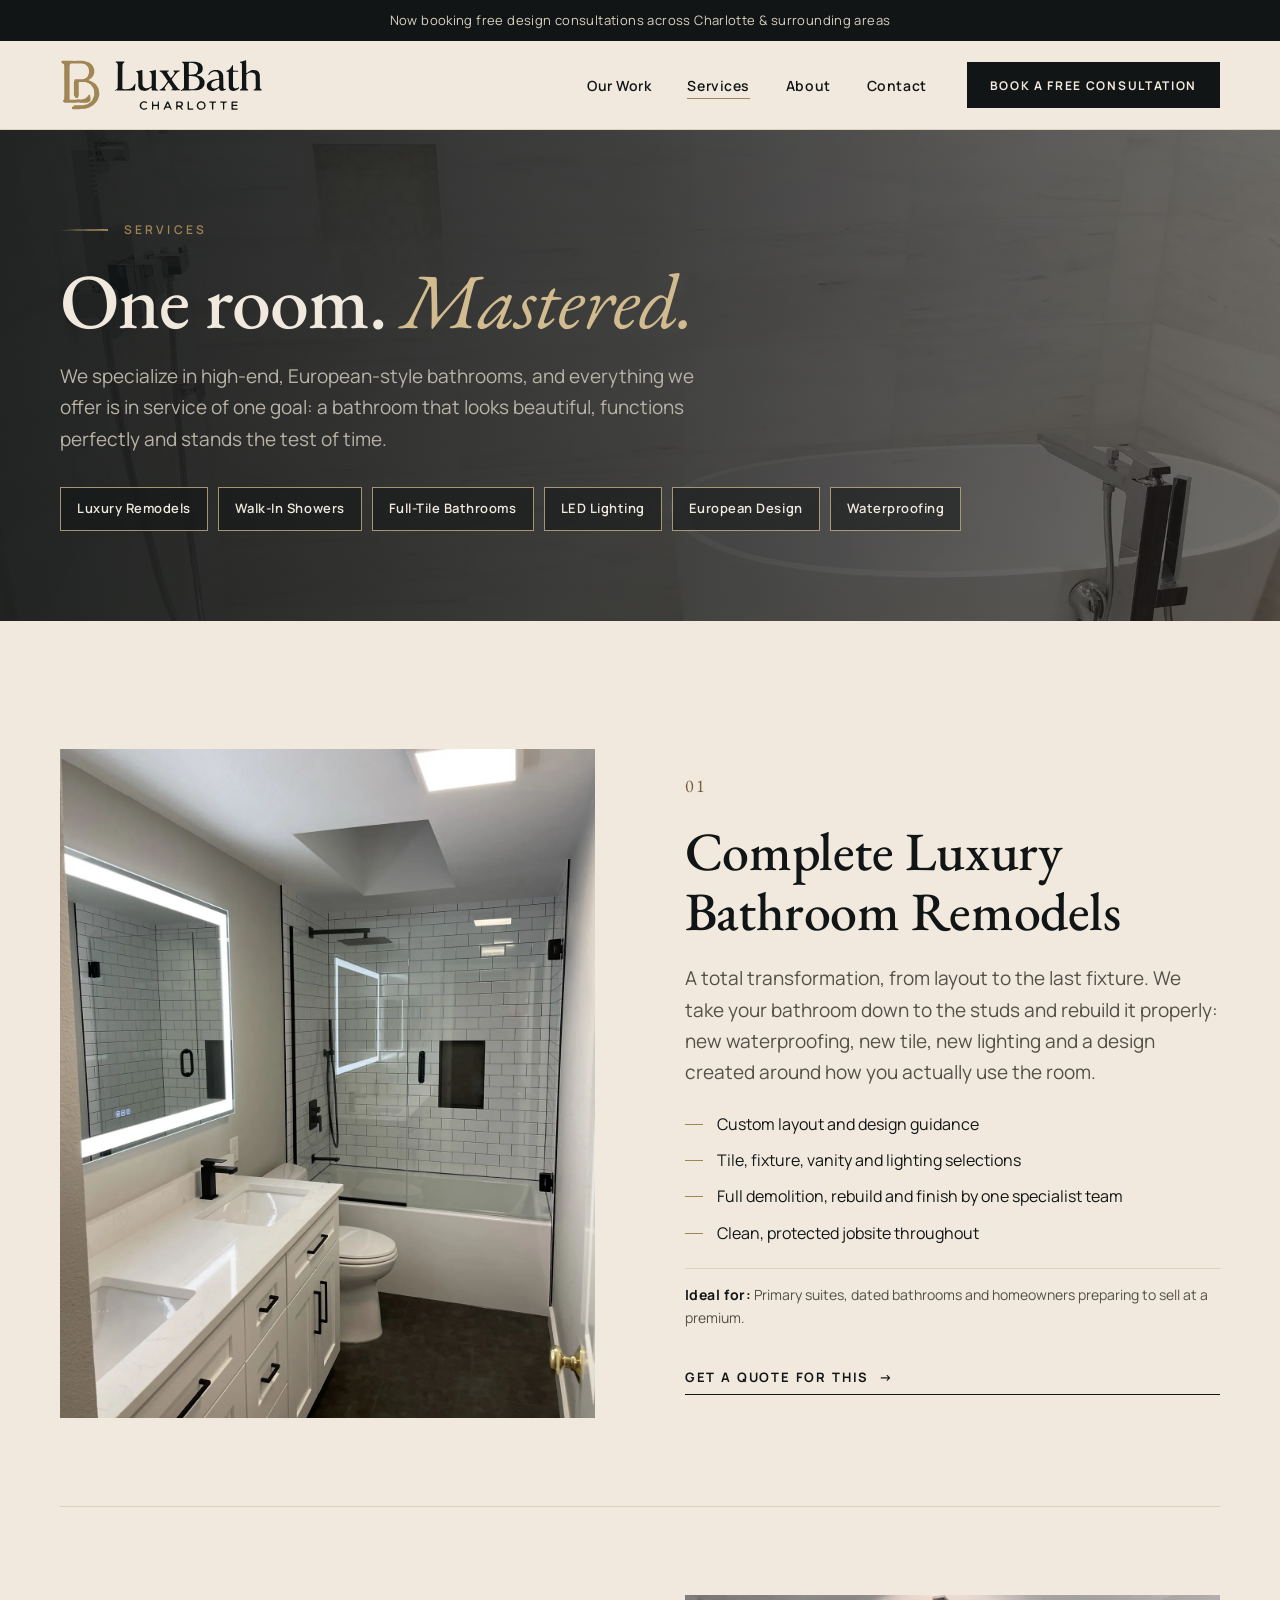
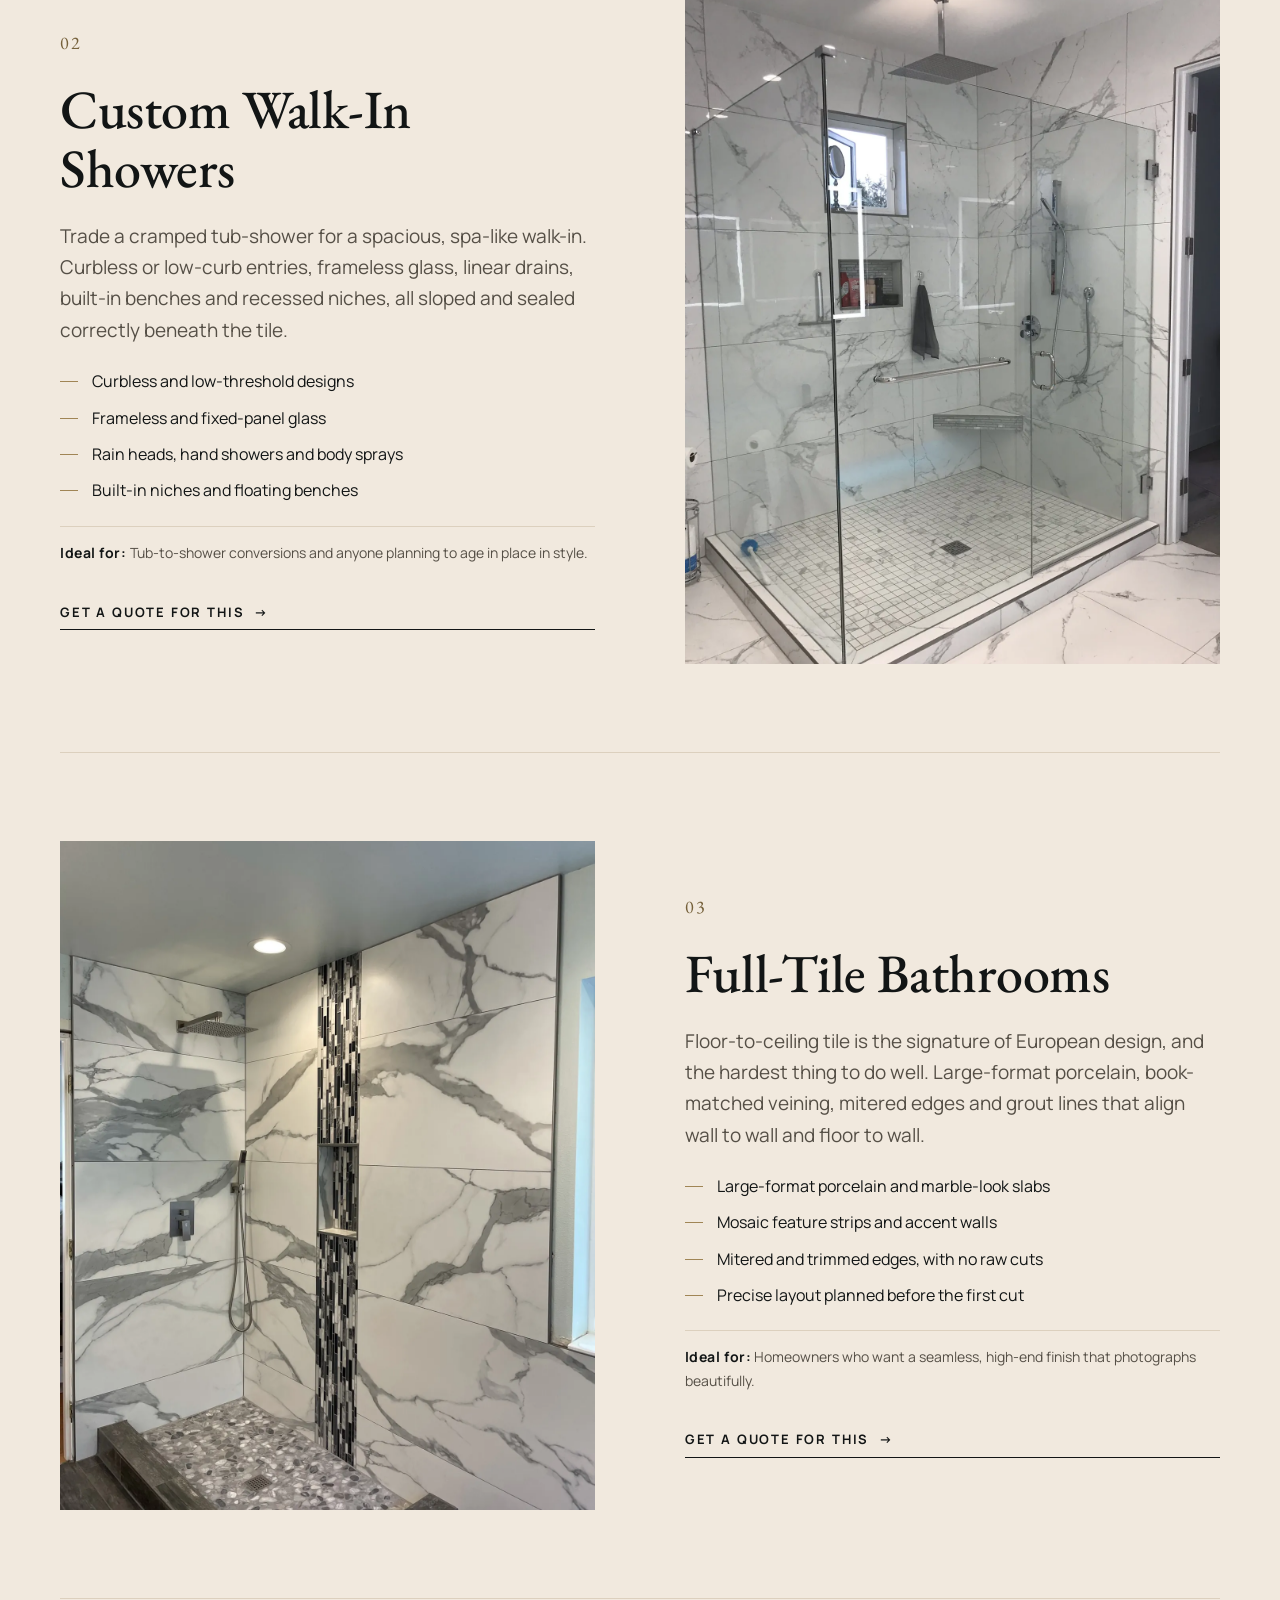
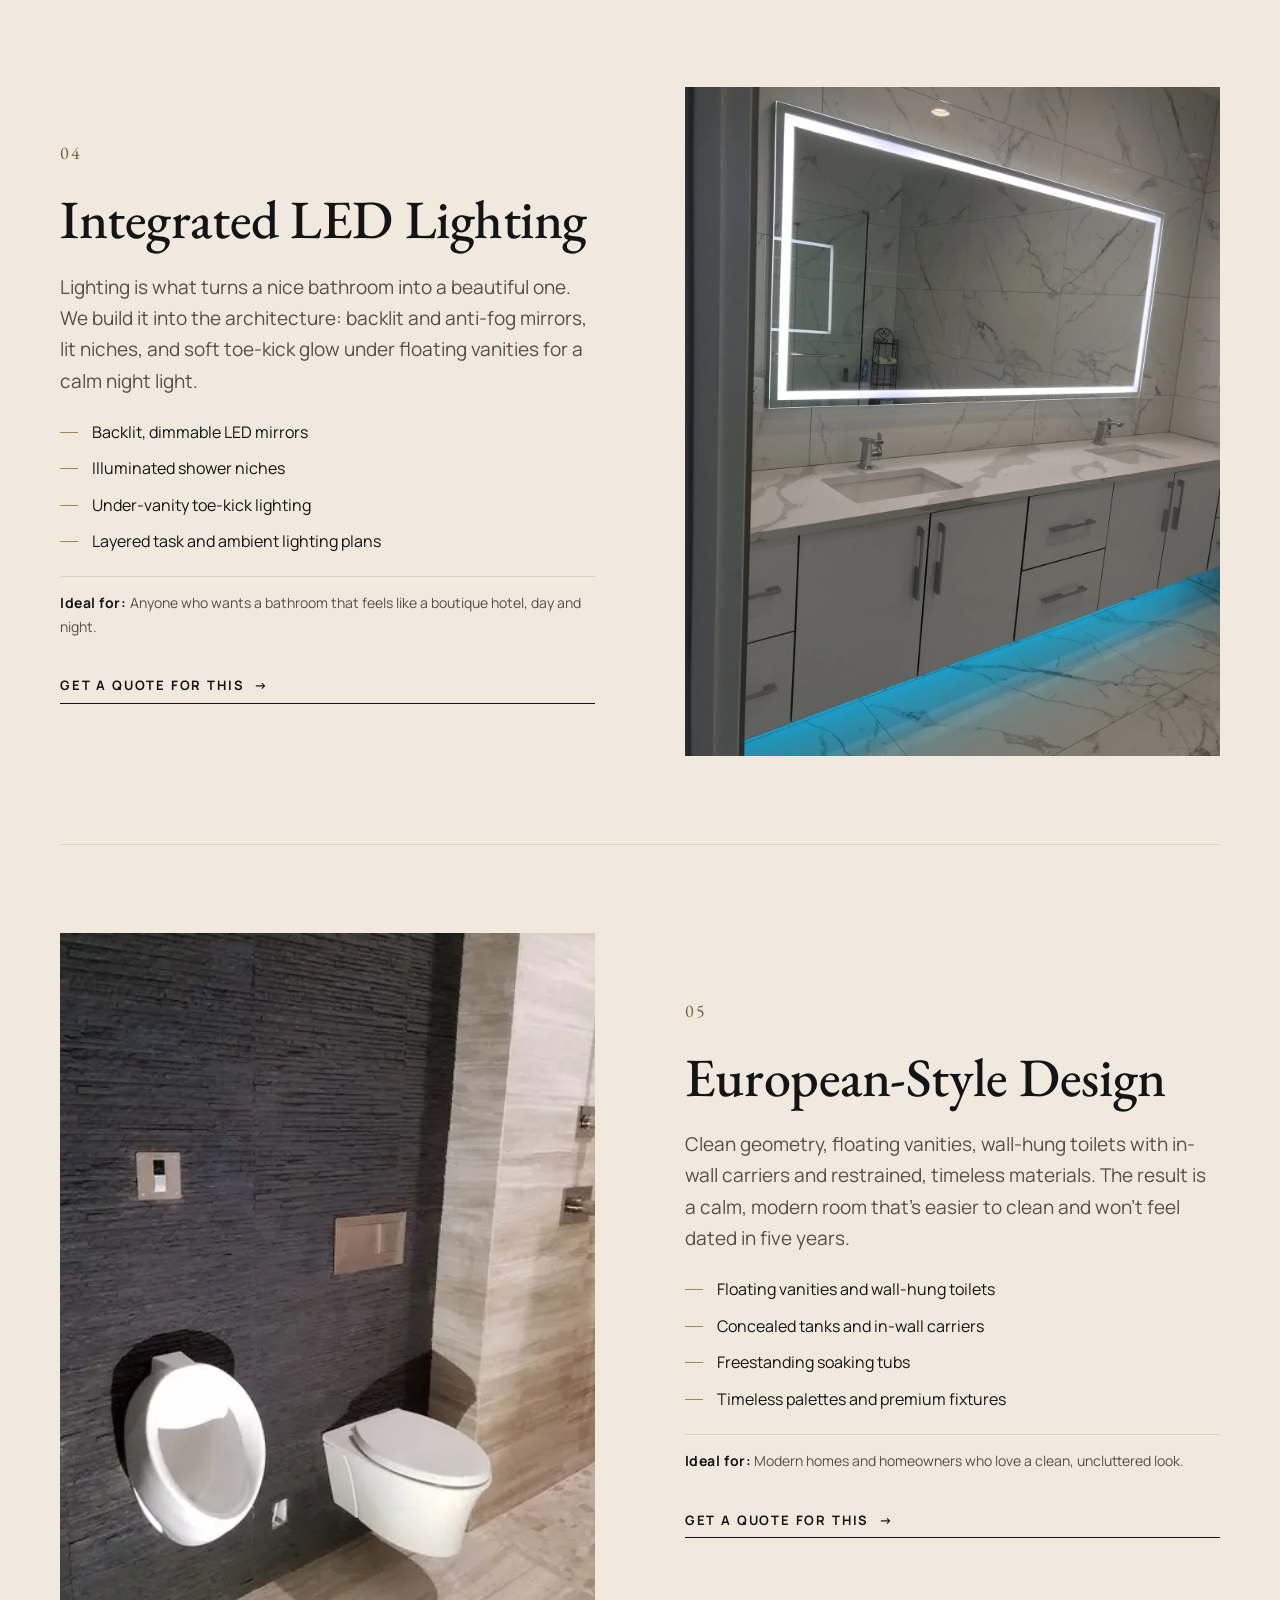
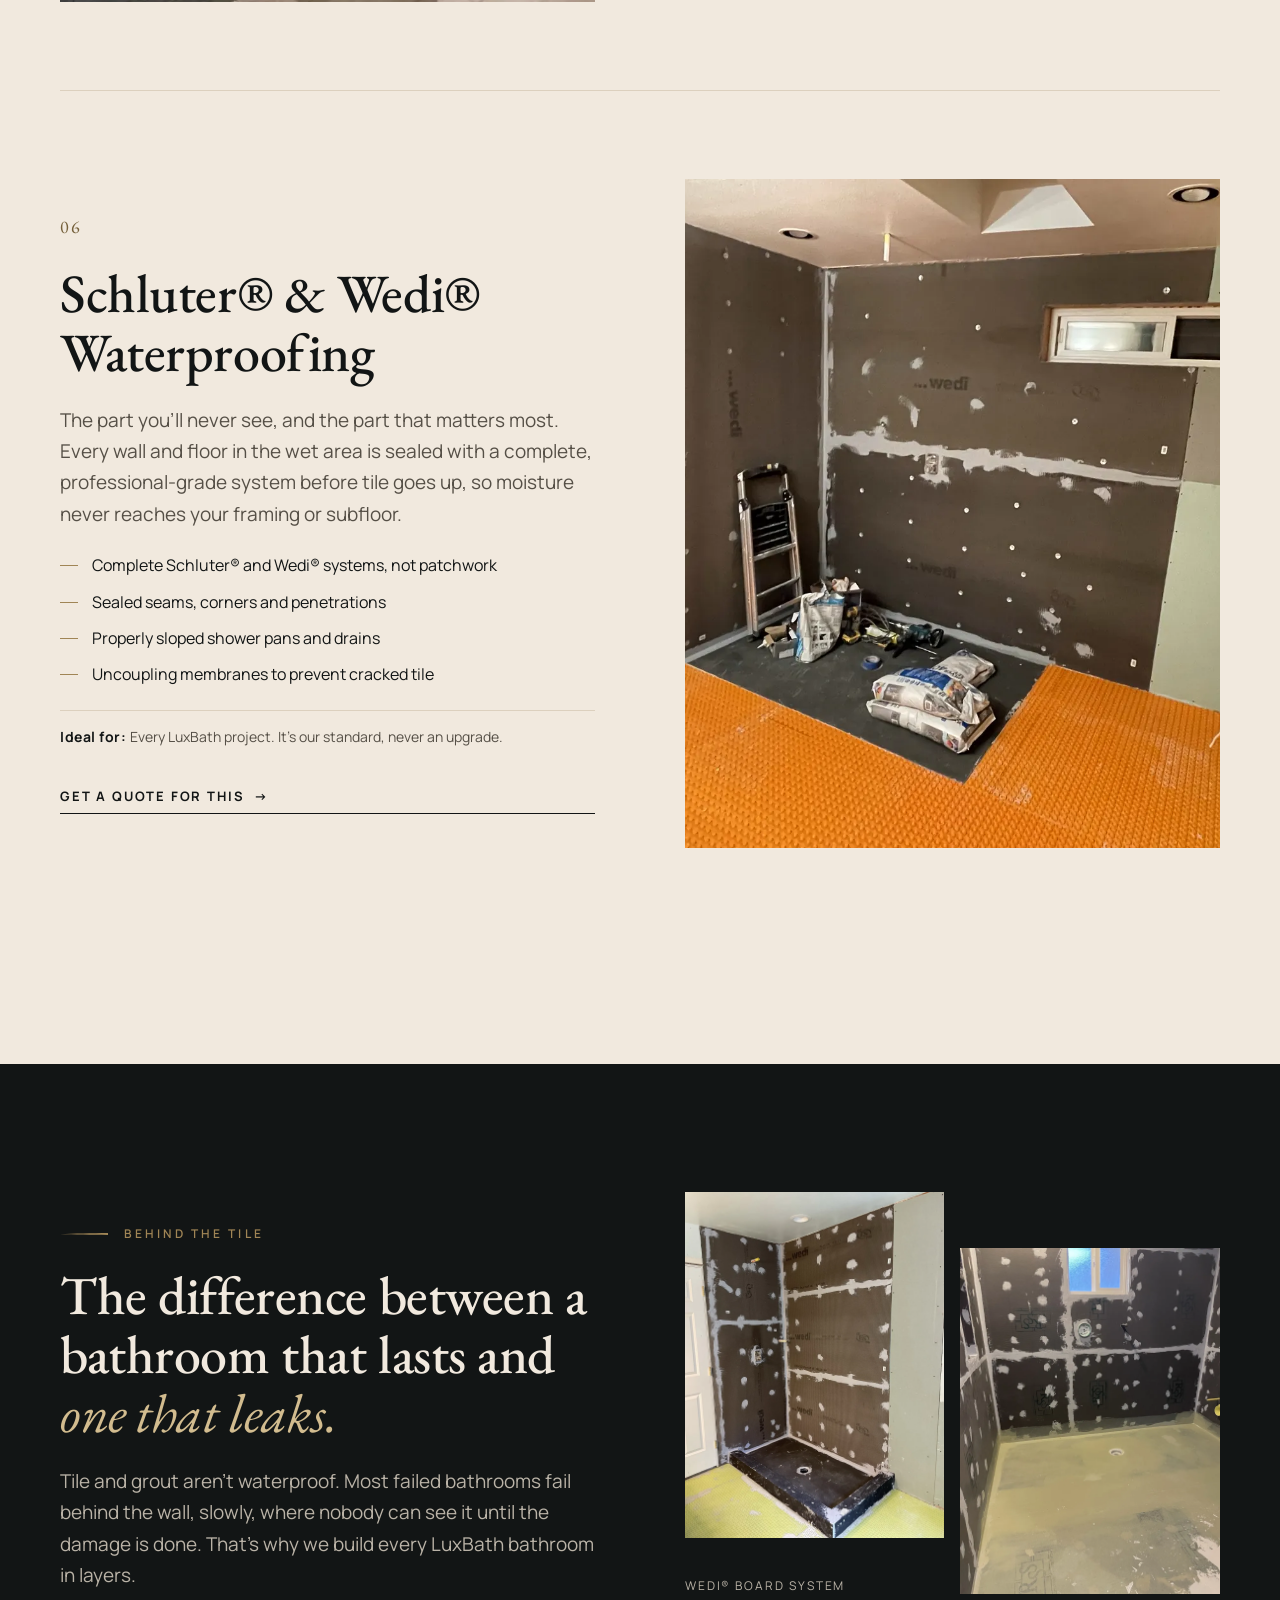
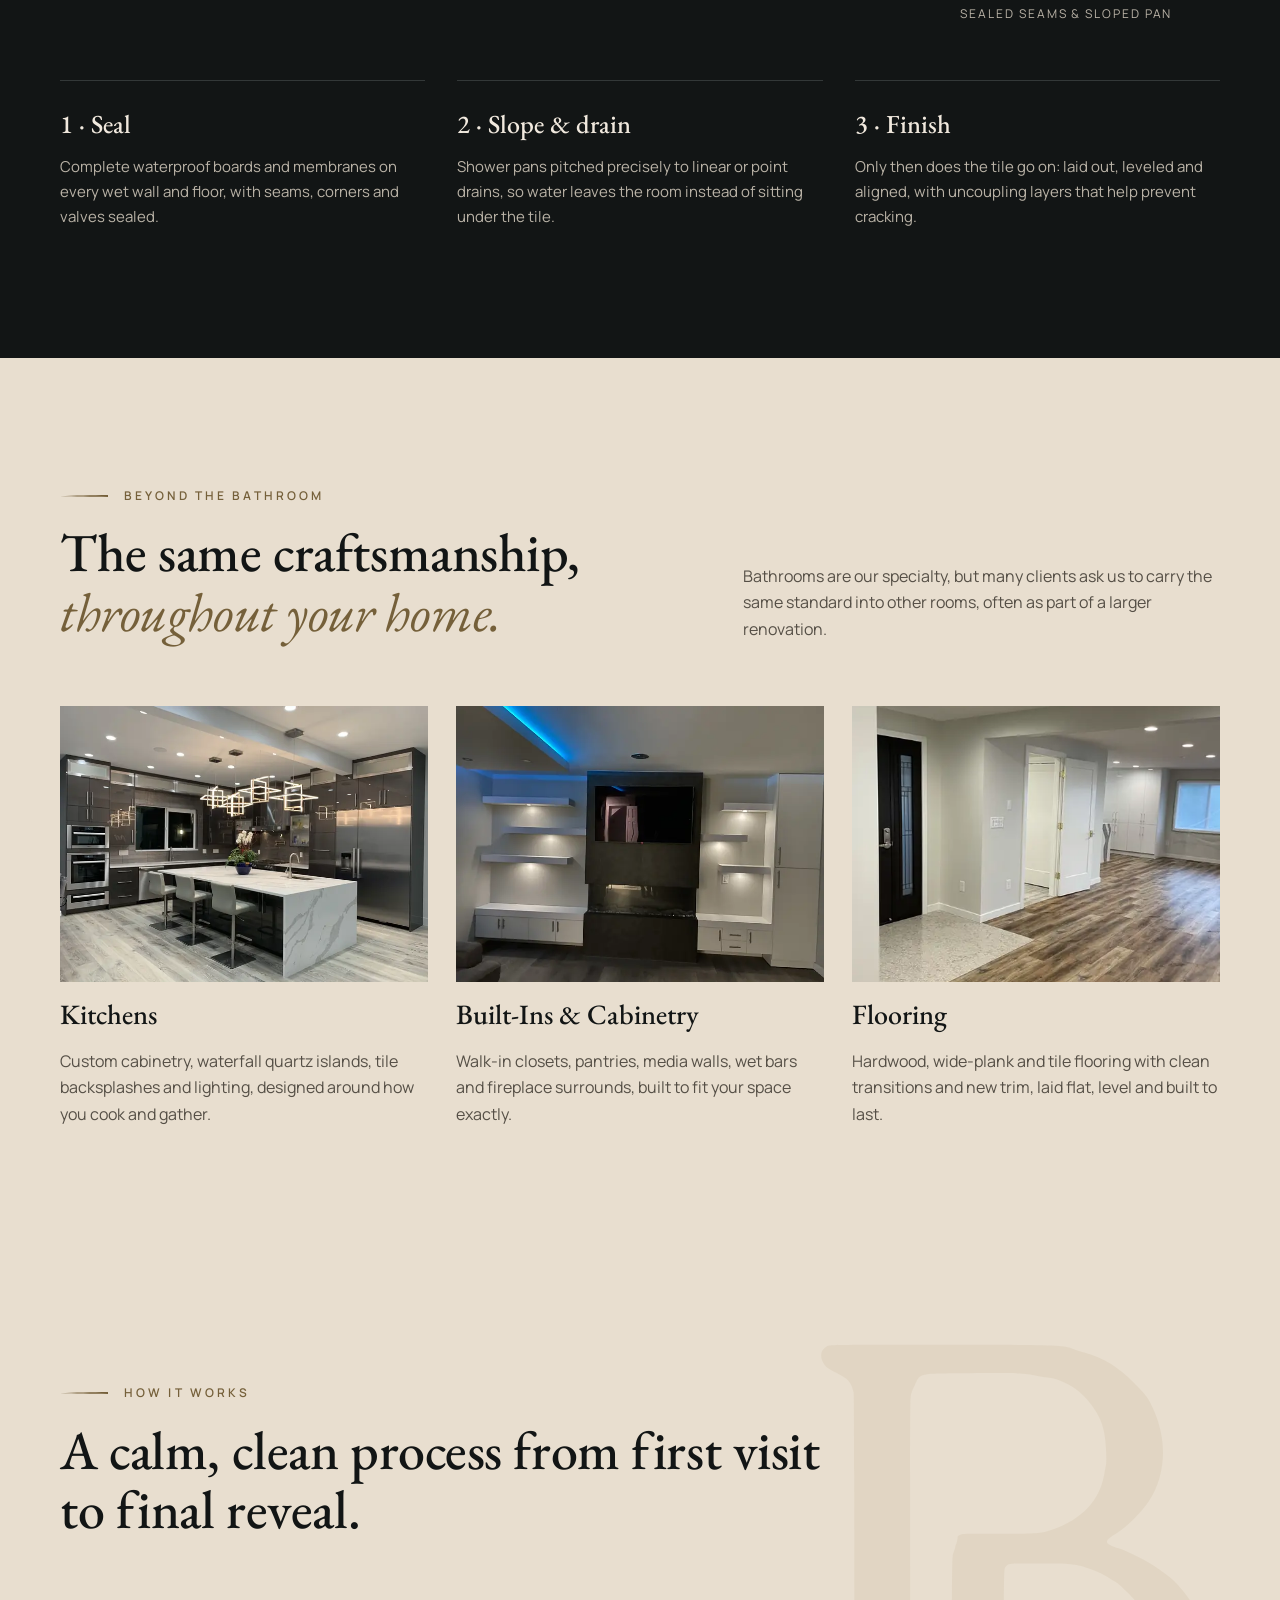
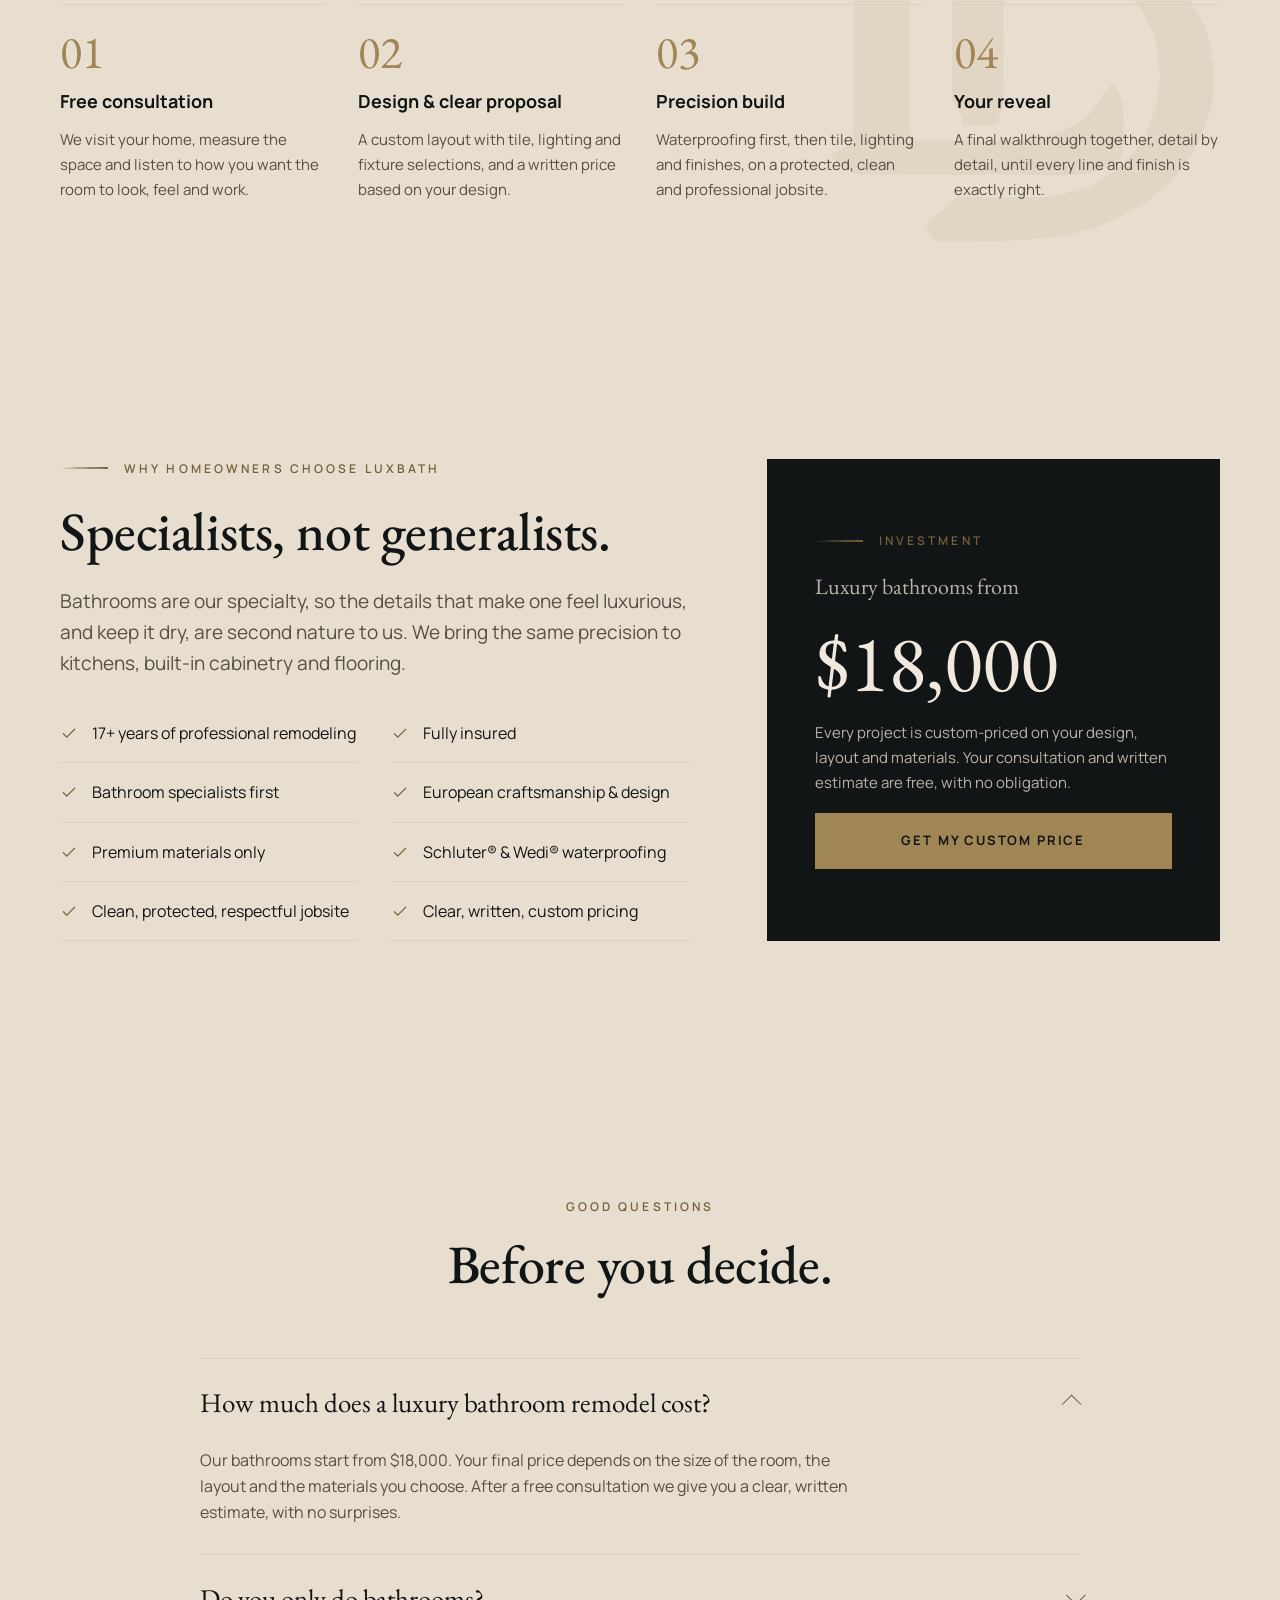
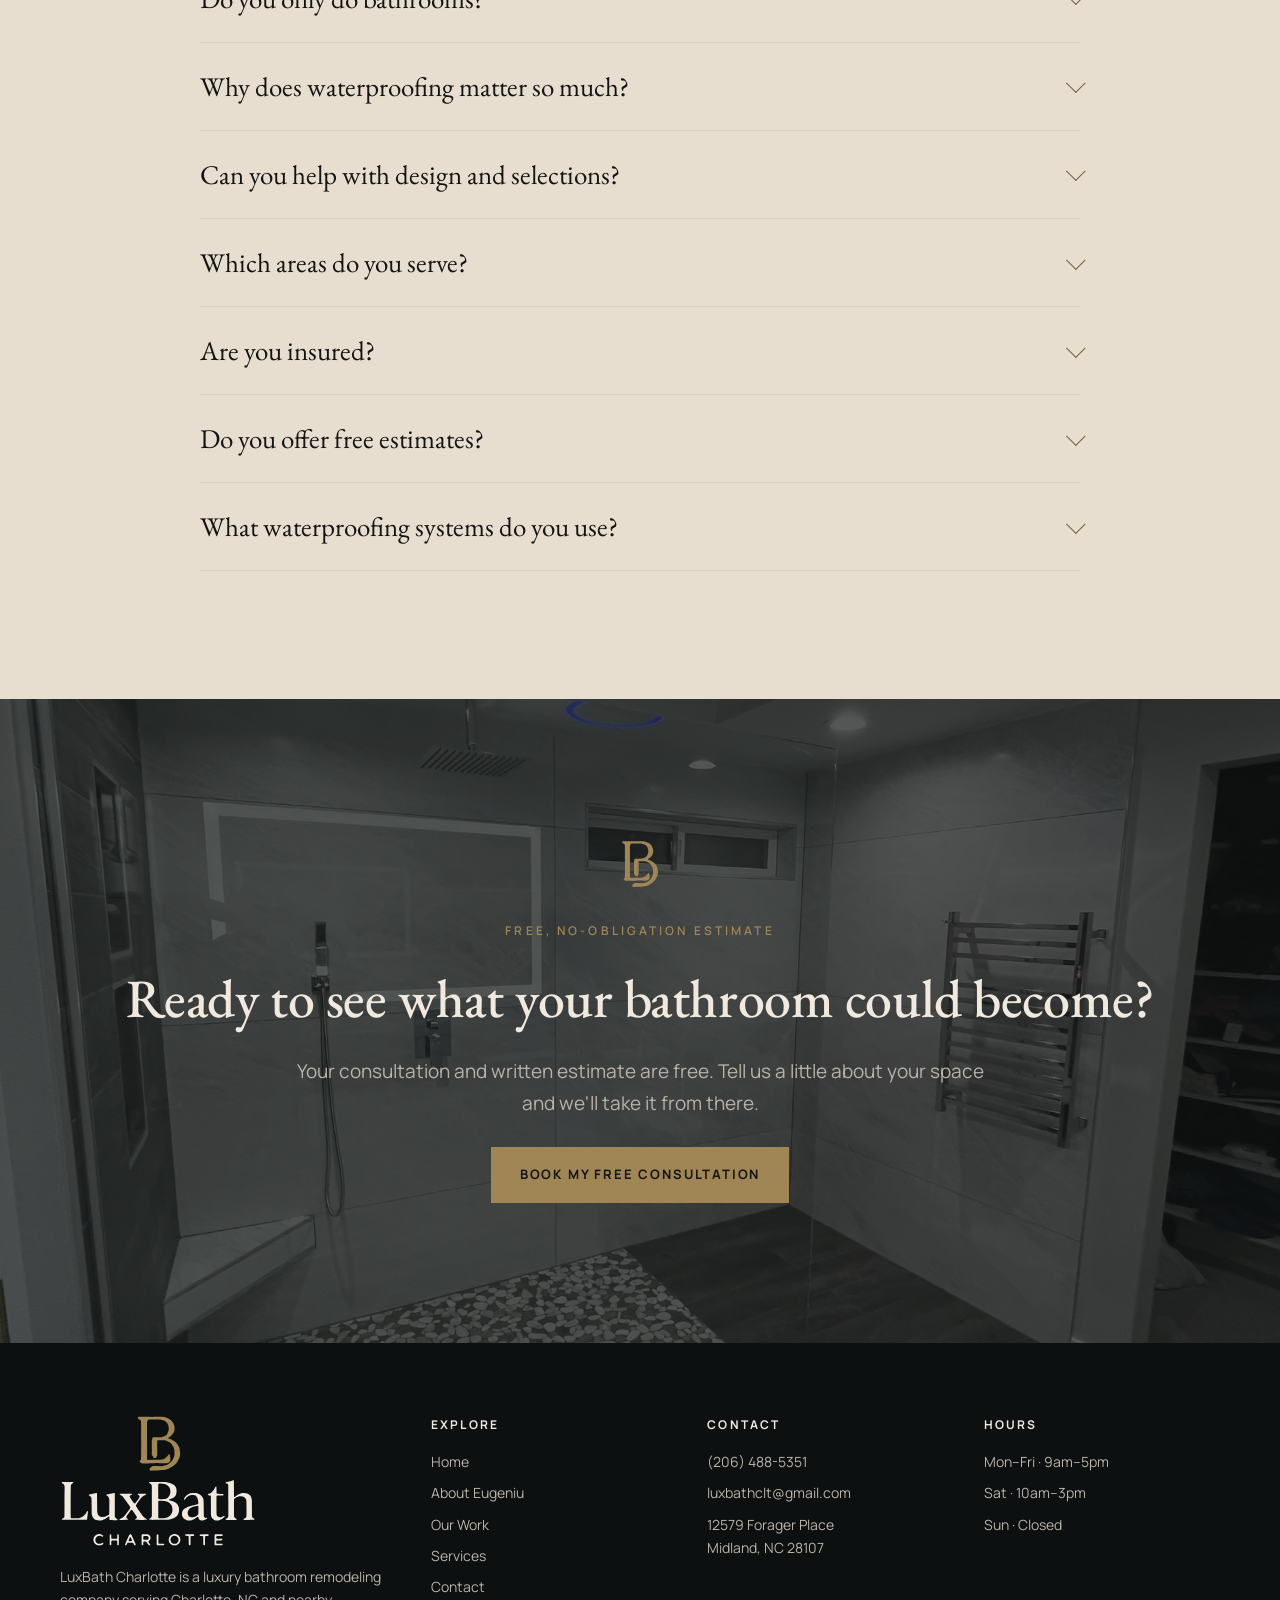
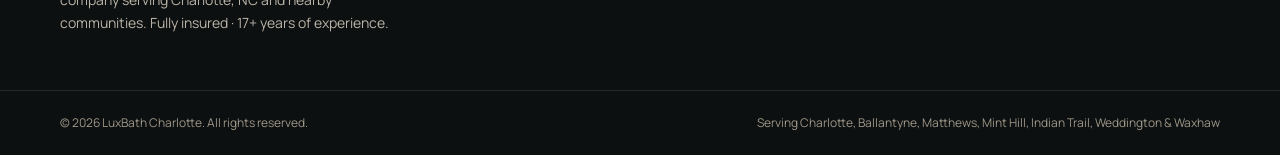
<file: services/index.html>
<!doctype html>
<html lang="en" class="no-js">
<head>
<!-- Google tag (gtag.js) -->
<script async src="https://www.googletagmanager.com/gtag/js?id=G-PRQ7Q142VP"></script>
<script>
  window.dataLayer = window.dataLayer || [];
  function gtag(){dataLayer.push(arguments);}
  gtag('js', new Date());

  gtag('config', 'G-PRQ7Q142VP');
</script>
<meta charset="utf-8">
<meta name="viewport" content="width=device-width, initial-scale=1">
<title>Bathroom Remodeling Services | LuxBath Charlotte</title>
<meta name="description" content="Luxury bathroom remodels, custom walk-in showers, full-tile bathrooms, integrated LED lighting, European-style design and Schluter/Wedi waterproofing in Charlotte, NC.">
<link rel="canonical" href="https://luxbathclt.com/services/">
<meta property="og:url" content="https://luxbathclt.com/services/">
<meta property="og:type" content="website">
<meta property="og:site_name" content="LuxBath Charlotte">
<meta property="og:title" content="Bathroom Remodeling Services | LuxBath Charlotte">
<meta property="og:description" content="Luxury bathroom remodels, custom walk-in showers, full-tile bathrooms, integrated LED lighting, European-style design and Schluter/Wedi waterproofing in Charlotte, NC.">
<meta property="og:image" content="https://luxbathclt.com/images/brand/og-image.jpg">
<meta property="og:locale" content="en_US">
<meta name="twitter:card" content="summary_large_image">
<meta name="geo.region" content="US-NC">
<meta name="geo.placename" content="Charlotte">
<meta name="theme-color" content="#F1E9DE">
<link rel="icon" href="../favicon.svg" type="image/svg+xml">
<link rel="apple-touch-icon" href="../images/brand/apple-touch-icon.png">
<link rel="preconnect" href="https://fonts.googleapis.com">
<link rel="preconnect" href="https://fonts.gstatic.com" crossorigin>
<link rel="stylesheet" href="https://fonts.googleapis.com/css2?family=EB+Garamond:ital,wght@0,400;0,500;0,600;1,400;1,500&amp;family=Manrope:wght@400;500;600;700&amp;display=swap">
<link rel="stylesheet" href="../css/styles.css">
<script type="application/ld+json">
{
 "@context": "https://schema.org",
 "@graph": [
  {
   "@type": "HomeAndConstructionBusiness",
   "@id": "https://luxbathclt.com/#business",
   "name": "LuxBath Charlotte",
   "legalName": "LuxBath Charlotte LLC",
   "url": "https://luxbathclt.com/",
   "logo": "https://luxbathclt.com/images/brand/logo-stacked.svg",
   "image": "https://luxbathclt.com/images/brand/og-image.jpg",
   "description": "LuxBath Charlotte is a luxury bathroom remodeling company specializing in high-end, European-style bathrooms in Charlotte, NC: custom walk-in showers, full-tile bathrooms, integrated LED lighting and Schluter and Wedi waterproofing. It also builds kitchens, custom built-in cabinetry and flooring.",
   "slogan": "European craft. Modern luxury bathrooms.",
   "telephone": "+1-206-488-5351",
   "email": "luxbathclt@gmail.com",
   "priceRange": "From $18,000",
   "address": {
    "@type": "PostalAddress",
    "streetAddress": "12579 Forager Place",
    "addressLocality": "Midland",
    "addressRegion": "NC",
    "postalCode": "28107",
    "addressCountry": "US"
   },
   "areaServed": [
    {
     "@type": "City",
     "name": "Charlotte",
     "containedInPlace": {
      "@type": "State",
      "name": "North Carolina"
     }
    },
    {
     "@type": "City",
     "name": "Ballantyne",
     "containedInPlace": {
      "@type": "State",
      "name": "North Carolina"
     }
    },
    {
     "@type": "City",
     "name": "Matthews",
     "containedInPlace": {
      "@type": "State",
      "name": "North Carolina"
     }
    },
    {
     "@type": "City",
     "name": "Mint Hill",
     "containedInPlace": {
      "@type": "State",
      "name": "North Carolina"
     }
    },
    {
     "@type": "City",
     "name": "Indian Trail",
     "containedInPlace": {
      "@type": "State",
      "name": "North Carolina"
     }
    },
    {
     "@type": "City",
     "name": "Weddington",
     "containedInPlace": {
      "@type": "State",
      "name": "North Carolina"
     }
    },
    {
     "@type": "City",
     "name": "Waxhaw",
     "containedInPlace": {
      "@type": "State",
      "name": "North Carolina"
     }
    }
   ],
   "founder": {
    "@id": "https://luxbathclt.com/#eugeniu"
   },
   "knowsAbout": [
    "Bathroom remodeling",
    "Walk-in showers",
    "Curbless showers",
    "Large-format tile installation",
    "Schluter waterproofing",
    "Wedi waterproofing",
    "LED bathroom lighting",
    "Floating vanities",
    "Kitchen remodeling",
    "Built-in cabinetry",
    "Flooring installation"
   ],
   "hasOfferCatalog": {
    "@type": "OfferCatalog",
    "name": "Remodeling services",
    "itemListElement": [
     {
      "@type": "Offer",
      "itemOffered": {
       "@type": "Service",
       "name": "Luxury bathroom remodeling",
       "description": "Complete bathroom transformations from layout to final fixture, custom-designed for each home."
      }
     },
     {
      "@type": "Offer",
      "itemOffered": {
       "@type": "Service",
       "name": "Custom walk-in showers",
       "description": "Curbless and low-threshold walk-in showers with frameless glass, linear drains, built-in niches and benches."
      }
     },
     {
      "@type": "Offer",
      "itemOffered": {
       "@type": "Service",
       "name": "Full-tile bathrooms",
       "description": "Floor-to-ceiling tile installation with large-format porcelain, mitered edges and aligned grout lines."
      }
     },
     {
      "@type": "Offer",
      "itemOffered": {
       "@type": "Service",
       "name": "Integrated LED lighting",
       "description": "Backlit mirrors, lit shower niches and under-vanity toe-kick lighting."
      }
     },
     {
      "@type": "Offer",
      "itemOffered": {
       "@type": "Service",
       "name": "European-style bathroom design",
       "description": "Floating vanities, wall-hung toilets with in-wall carriers and freestanding soaking tubs."
      }
     },
     {
      "@type": "Offer",
      "itemOffered": {
       "@type": "Service",
       "name": "Schluter and Wedi shower waterproofing",
       "description": "Complete Schluter and Wedi waterproofing systems installed on every wet wall and floor before tile."
      }
     },
     {
      "@type": "Offer",
      "itemOffered": {
       "@type": "Service",
       "name": "Kitchen remodeling",
       "description": "Custom cabinetry, quartz waterfall islands, tile backsplashes and lighting."
      }
     },
     {
      "@type": "Offer",
      "itemOffered": {
       "@type": "Service",
       "name": "Built-in cabinetry",
       "description": "Walk-in closets, pantries, media walls, wet bars and fireplace surrounds."
      }
     },
     {
      "@type": "Offer",
      "itemOffered": {
       "@type": "Service",
       "name": "Flooring installation",
       "description": "Hardwood, wide-plank and tile flooring with clean transitions and new trim."
      }
     }
    ]
   },
   "openingHoursSpecification": [
    {
     "@type": "OpeningHoursSpecification",
     "dayOfWeek": [
      "Monday",
      "Tuesday",
      "Wednesday",
      "Thursday",
      "Friday"
     ],
     "opens": "09:00",
     "closes": "17:00"
    },
    {
     "@type": "OpeningHoursSpecification",
     "dayOfWeek": "Saturday",
     "opens": "10:00",
     "closes": "15:00"
    }
   ]
  },
  {
   "@type": "WebPage",
   "@id": "https://luxbathclt.com/services/#webpage",
   "url": "https://luxbathclt.com/services/",
   "name": "Bathroom Remodeling Services",
   "description": "Luxury bathroom remodeling services in Charlotte, NC, plus kitchens, built-in cabinetry and flooring.",
   "isPartOf": {
    "@id": "https://luxbathclt.com/#website"
   },
   "about": {
    "@id": "https://luxbathclt.com/#business"
   },
   "inLanguage": "en-US"
  },
  {
   "@type": "ItemList",
   "name": "LuxBath Charlotte services",
   "itemListElement": [
    {
     "@type": "ListItem",
     "position": 1,
     "item": {
      "@type": "Service",
      "name": "Luxury bathroom remodeling",
      "description": "Complete bathroom transformations from layout to final fixture, custom-designed for each home.",
      "provider": {
       "@id": "https://luxbathclt.com/#business"
      },
      "areaServed": [
       {
        "@type": "City",
        "name": "Charlotte",
        "containedInPlace": {
         "@type": "State",
         "name": "North Carolina"
        }
       },
       {
        "@type": "City",
        "name": "Ballantyne",
        "containedInPlace": {
         "@type": "State",
         "name": "North Carolina"
        }
       },
       {
        "@type": "City",
        "name": "Matthews",
        "containedInPlace": {
         "@type": "State",
         "name": "North Carolina"
        }
       },
       {
        "@type": "City",
        "name": "Mint Hill",
        "containedInPlace": {
         "@type": "State",
         "name": "North Carolina"
        }
       },
       {
        "@type": "City",
        "name": "Indian Trail",
        "containedInPlace": {
         "@type": "State",
         "name": "North Carolina"
        }
       },
       {
        "@type": "City",
        "name": "Weddington",
        "containedInPlace": {
         "@type": "State",
         "name": "North Carolina"
        }
       },
       {
        "@type": "City",
        "name": "Waxhaw",
        "containedInPlace": {
         "@type": "State",
         "name": "North Carolina"
        }
       }
      ]
     }
    },
    {
     "@type": "ListItem",
     "position": 2,
     "item": {
      "@type": "Service",
      "name": "Custom walk-in showers",
      "description": "Curbless and low-threshold walk-in showers with frameless glass, linear drains, built-in niches and benches.",
      "provider": {
       "@id": "https://luxbathclt.com/#business"
      },
      "areaServed": [
       {
        "@type": "City",
        "name": "Charlotte",
        "containedInPlace": {
         "@type": "State",
         "name": "North Carolina"
        }
       },
       {
        "@type": "City",
        "name": "Ballantyne",
        "containedInPlace": {
         "@type": "State",
         "name": "North Carolina"
        }
       },
       {
        "@type": "City",
        "name": "Matthews",
        "containedInPlace": {
         "@type": "State",
         "name": "North Carolina"
        }
       },
       {
        "@type": "City",
        "name": "Mint Hill",
        "containedInPlace": {
         "@type": "State",
         "name": "North Carolina"
        }
       },
       {
        "@type": "City",
        "name": "Indian Trail",
        "containedInPlace": {
         "@type": "State",
         "name": "North Carolina"
        }
       },
       {
        "@type": "City",
        "name": "Weddington",
        "containedInPlace": {
         "@type": "State",
         "name": "North Carolina"
        }
       },
       {
        "@type": "City",
        "name": "Waxhaw",
        "containedInPlace": {
         "@type": "State",
         "name": "North Carolina"
        }
       }
      ]
     }
    },
    {
     "@type": "ListItem",
     "position": 3,
     "item": {
      "@type": "Service",
      "name": "Full-tile bathrooms",
      "description": "Floor-to-ceiling tile installation with large-format porcelain, mitered edges and aligned grout lines.",
      "provider": {
       "@id": "https://luxbathclt.com/#business"
      },
      "areaServed": [
       {
        "@type": "City",
        "name": "Charlotte",
        "containedInPlace": {
         "@type": "State",
         "name": "North Carolina"
        }
       },
       {
        "@type": "City",
        "name": "Ballantyne",
        "containedInPlace": {
         "@type": "State",
         "name": "North Carolina"
        }
       },
       {
        "@type": "City",
        "name": "Matthews",
        "containedInPlace": {
         "@type": "State",
         "name": "North Carolina"
        }
       },
       {
        "@type": "City",
        "name": "Mint Hill",
        "containedInPlace": {
         "@type": "State",
         "name": "North Carolina"
        }
       },
       {
        "@type": "City",
        "name": "Indian Trail",
        "containedInPlace": {
         "@type": "State",
         "name": "North Carolina"
        }
       },
       {
        "@type": "City",
        "name": "Weddington",
        "containedInPlace": {
         "@type": "State",
         "name": "North Carolina"
        }
       },
       {
        "@type": "City",
        "name": "Waxhaw",
        "containedInPlace": {
         "@type": "State",
         "name": "North Carolina"
        }
       }
      ]
     }
    },
    {
     "@type": "ListItem",
     "position": 4,
     "item": {
      "@type": "Service",
      "name": "Integrated LED lighting",
      "description": "Backlit mirrors, lit shower niches and under-vanity toe-kick lighting.",
      "provider": {
       "@id": "https://luxbathclt.com/#business"
      },
      "areaServed": [
       {
        "@type": "City",
        "name": "Charlotte",
        "containedInPlace": {
         "@type": "State",
         "name": "North Carolina"
        }
       },
       {
        "@type": "City",
        "name": "Ballantyne",
        "containedInPlace": {
         "@type": "State",
         "name": "North Carolina"
        }
       },
       {
        "@type": "City",
        "name": "Matthews",
        "containedInPlace": {
         "@type": "State",
         "name": "North Carolina"
        }
       },
       {
        "@type": "City",
        "name": "Mint Hill",
        "containedInPlace": {
         "@type": "State",
         "name": "North Carolina"
        }
       },
       {
        "@type": "City",
        "name": "Indian Trail",
        "containedInPlace": {
         "@type": "State",
         "name": "North Carolina"
        }
       },
       {
        "@type": "City",
        "name": "Weddington",
        "containedInPlace": {
         "@type": "State",
         "name": "North Carolina"
        }
       },
       {
        "@type": "City",
        "name": "Waxhaw",
        "containedInPlace": {
         "@type": "State",
         "name": "North Carolina"
        }
       }
      ]
     }
    },
    {
     "@type": "ListItem",
     "position": 5,
     "item": {
      "@type": "Service",
      "name": "European-style bathroom design",
      "description": "Floating vanities, wall-hung toilets with in-wall carriers and freestanding soaking tubs.",
      "provider": {
       "@id": "https://luxbathclt.com/#business"
      },
      "areaServed": [
       {
        "@type": "City",
        "name": "Charlotte",
        "containedInPlace": {
         "@type": "State",
         "name": "North Carolina"
        }
       },
       {
        "@type": "City",
        "name": "Ballantyne",
        "containedInPlace": {
         "@type": "State",
         "name": "North Carolina"
        }
       },
       {
        "@type": "City",
        "name": "Matthews",
        "containedInPlace": {
         "@type": "State",
         "name": "North Carolina"
        }
       },
       {
        "@type": "City",
        "name": "Mint Hill",
        "containedInPlace": {
         "@type": "State",
         "name": "North Carolina"
        }
       },
       {
        "@type": "City",
        "name": "Indian Trail",
        "containedInPlace": {
         "@type": "State",
         "name": "North Carolina"
        }
       },
       {
        "@type": "City",
        "name": "Weddington",
        "containedInPlace": {
         "@type": "State",
         "name": "North Carolina"
        }
       },
       {
        "@type": "City",
        "name": "Waxhaw",
        "containedInPlace": {
         "@type": "State",
         "name": "North Carolina"
        }
       }
      ]
     }
    },
    {
     "@type": "ListItem",
     "position": 6,
     "item": {
      "@type": "Service",
      "name": "Schluter and Wedi shower waterproofing",
      "description": "Complete Schluter and Wedi waterproofing systems installed on every wet wall and floor before tile.",
      "provider": {
       "@id": "https://luxbathclt.com/#business"
      },
      "areaServed": [
       {
        "@type": "City",
        "name": "Charlotte",
        "containedInPlace": {
         "@type": "State",
         "name": "North Carolina"
        }
       },
       {
        "@type": "City",
        "name": "Ballantyne",
        "containedInPlace": {
         "@type": "State",
         "name": "North Carolina"
        }
       },
       {
        "@type": "City",
        "name": "Matthews",
        "containedInPlace": {
         "@type": "State",
         "name": "North Carolina"
        }
       },
       {
        "@type": "City",
        "name": "Mint Hill",
        "containedInPlace": {
         "@type": "State",
         "name": "North Carolina"
        }
       },
       {
        "@type": "City",
        "name": "Indian Trail",
        "containedInPlace": {
         "@type": "State",
         "name": "North Carolina"
        }
       },
       {
        "@type": "City",
        "name": "Weddington",
        "containedInPlace": {
         "@type": "State",
         "name": "North Carolina"
        }
       },
       {
        "@type": "City",
        "name": "Waxhaw",
        "containedInPlace": {
         "@type": "State",
         "name": "North Carolina"
        }
       }
      ]
     }
    },
    {
     "@type": "ListItem",
     "position": 7,
     "item": {
      "@type": "Service",
      "name": "Kitchen remodeling",
      "description": "Custom cabinetry, quartz waterfall islands, tile backsplashes and lighting.",
      "provider": {
       "@id": "https://luxbathclt.com/#business"
      },
      "areaServed": [
       {
        "@type": "City",
        "name": "Charlotte",
        "containedInPlace": {
         "@type": "State",
         "name": "North Carolina"
        }
       },
       {
        "@type": "City",
        "name": "Ballantyne",
        "containedInPlace": {
         "@type": "State",
         "name": "North Carolina"
        }
       },
       {
        "@type": "City",
        "name": "Matthews",
        "containedInPlace": {
         "@type": "State",
         "name": "North Carolina"
        }
       },
       {
        "@type": "City",
        "name": "Mint Hill",
        "containedInPlace": {
         "@type": "State",
         "name": "North Carolina"
        }
       },
       {
        "@type": "City",
        "name": "Indian Trail",
        "containedInPlace": {
         "@type": "State",
         "name": "North Carolina"
        }
       },
       {
        "@type": "City",
        "name": "Weddington",
        "containedInPlace": {
         "@type": "State",
         "name": "North Carolina"
        }
       },
       {
        "@type": "City",
        "name": "Waxhaw",
        "containedInPlace": {
         "@type": "State",
         "name": "North Carolina"
        }
       }
      ]
     }
    },
    {
     "@type": "ListItem",
     "position": 8,
     "item": {
      "@type": "Service",
      "name": "Built-in cabinetry",
      "description": "Walk-in closets, pantries, media walls, wet bars and fireplace surrounds.",
      "provider": {
       "@id": "https://luxbathclt.com/#business"
      },
      "areaServed": [
       {
        "@type": "City",
        "name": "Charlotte",
        "containedInPlace": {
         "@type": "State",
         "name": "North Carolina"
        }
       },
       {
        "@type": "City",
        "name": "Ballantyne",
        "containedInPlace": {
         "@type": "State",
         "name": "North Carolina"
        }
       },
       {
        "@type": "City",
        "name": "Matthews",
        "containedInPlace": {
         "@type": "State",
         "name": "North Carolina"
        }
       },
       {
        "@type": "City",
        "name": "Mint Hill",
        "containedInPlace": {
         "@type": "State",
         "name": "North Carolina"
        }
       },
       {
        "@type": "City",
        "name": "Indian Trail",
        "containedInPlace": {
         "@type": "State",
         "name": "North Carolina"
        }
       },
       {
        "@type": "City",
        "name": "Weddington",
        "containedInPlace": {
         "@type": "State",
         "name": "North Carolina"
        }
       },
       {
        "@type": "City",
        "name": "Waxhaw",
        "containedInPlace": {
         "@type": "State",
         "name": "North Carolina"
        }
       }
      ]
     }
    },
    {
     "@type": "ListItem",
     "position": 9,
     "item": {
      "@type": "Service",
      "name": "Flooring installation",
      "description": "Hardwood, wide-plank and tile flooring with clean transitions and new trim.",
      "provider": {
       "@id": "https://luxbathclt.com/#business"
      },
      "areaServed": [
       {
        "@type": "City",
        "name": "Charlotte",
        "containedInPlace": {
         "@type": "State",
         "name": "North Carolina"
        }
       },
       {
        "@type": "City",
        "name": "Ballantyne",
        "containedInPlace": {
         "@type": "State",
         "name": "North Carolina"
        }
       },
       {
        "@type": "City",
        "name": "Matthews",
        "containedInPlace": {
         "@type": "State",
         "name": "North Carolina"
        }
       },
       {
        "@type": "City",
        "name": "Mint Hill",
        "containedInPlace": {
         "@type": "State",
         "name": "North Carolina"
        }
       },
       {
        "@type": "City",
        "name": "Indian Trail",
        "containedInPlace": {
         "@type": "State",
         "name": "North Carolina"
        }
       },
       {
        "@type": "City",
        "name": "Weddington",
        "containedInPlace": {
         "@type": "State",
         "name": "North Carolina"
        }
       },
       {
        "@type": "City",
        "name": "Waxhaw",
        "containedInPlace": {
         "@type": "State",
         "name": "North Carolina"
        }
       }
      ]
     }
    }
   ]
  },
  {
   "@type": "FAQPage",
   "mainEntity": [
    {
     "@type": "Question",
     "name": "How much does a luxury bathroom remodel cost?",
     "acceptedAnswer": {
      "@type": "Answer",
      "text": "Our bathrooms start from $18,000. Your final price depends on the size of the room, the layout and the materials you choose. After a free consultation we give you a clear, written estimate, with no surprises."
     }
    },
    {
     "@type": "Question",
     "name": "Do you only do bathrooms?",
     "acceptedAnswer": {
      "@type": "Answer",
      "text": "Bathrooms are our specialty and the heart of what we do. We also design and build kitchens, custom built-in cabinetry and flooring, often as part of a larger renovation, with the same eye for detail and the same clean, professional process."
     }
    },
    {
     "@type": "Question",
     "name": "Why does waterproofing matter so much?",
     "acceptedAnswer": {
      "@type": "Answer",
      "text": "Water getting behind tile is what ruins most bathrooms. We install complete Schluter or Wedi systems, so walls and floors are sealed before a single tile goes up, protecting your home for the long term."
     }
    },
    {
     "@type": "Question",
     "name": "Can you help with design and selections?",
     "acceptedAnswer": {
      "@type": "Answer",
      "text": "Absolutely. Every project is custom-designed. We'll guide you through layout, tile, fixtures, vanities and lighting so the finished room reflects your style and works the way you live."
     }
    },
    {
     "@type": "Question",
     "name": "Which areas do you serve?",
     "acceptedAnswer": {
      "@type": "Answer",
      "text": "Charlotte, NC and the surrounding communities, including Ballantyne, Matthews, Mint Hill, Indian Trail, Weddington and Waxhaw."
     }
    },
    {
     "@type": "Question",
     "name": "Are you insured?",
     "acceptedAnswer": {
      "@type": "Answer",
      "text": "Yes, LuxBath Charlotte is fully insured, and we bring more than 17 years of professional remodeling experience to every project."
     }
    },
    {
     "@type": "Question",
     "name": "Do you offer free estimates?",
     "acceptedAnswer": {
      "@type": "Answer",
      "text": "Yes. Your in-home design consultation and written estimate are free, with no obligation. Request one through our contact form and we'll reply within one business day."
     }
    },
    {
     "@type": "Question",
     "name": "What waterproofing systems do you use?",
     "acceptedAnswer": {
      "@type": "Answer",
      "text": "We use complete Schluter and Wedi waterproofing systems: waterproof wall boards, sealed seams and corners, properly sloped shower pans and uncoupling membranes under tile. It's our standard on every project, never an upgrade."
     }
    }
   ]
  },
  {
   "@type": "BreadcrumbList",
   "itemListElement": [
    {
     "@type": "ListItem",
     "position": 1,
     "name": "Home",
     "item": "https://luxbathclt.com/"
    },
    {
     "@type": "ListItem",
     "position": 2,
     "name": "Services",
     "item": "https://luxbathclt.com/services/"
    }
   ]
  }
 ]
}
</script>
</head>
<body>
<a class="skip-link" href="#main">Skip to content</a>
<div class="utility">
  <div class="container">
    <span>Now booking free design consultations across Charlotte &amp; surrounding areas</span>
  </div>
</div>
<header class="site-header">
  <div class="container">
    <a class="brand" href="../"><img src="../images/brand/logo-horizontal.svg" width="318" height="79" alt="LuxBath Charlotte"></a>
    <div class="header-actions">
      <a class="btn btn-dark header-cta" href="../contact/">Free Consultation</a>
      <button class="nav-toggle" type="button" aria-expanded="false" aria-controls="site-nav" aria-label="Menu"><svg viewBox="0 0 24 24" fill="none" stroke="currentColor" stroke-width="1.5" aria-hidden="true"><path d="M3 7h18M3 12h18M3 17h18"/></svg></button>
    </div>
    <nav class="nav" id="site-nav" aria-label="Main">
      <div class="nav-links">
        <a href="../our-work/">Our Work</a>
        <a href="../services/" aria-current="page">Services</a>
        <a href="../about/">About</a>
        <a href="../contact/">Contact</a>
      </div>
      <a class="btn btn-dark" href="../contact/">Book a Free Consultation</a>
    </nav>
  </div>
</header>
<main id="main">

<section class="page-hero on-dark">
  <div class="page-hero-bg"><img src="../images/gallery/freestanding-tub-open-shower-sm.webp" srcset="../images/gallery/freestanding-tub-open-shower-sm.webp 720w, ../images/gallery/freestanding-tub-open-shower.webp 1800w" sizes="100vw" width="720" height="540" alt="" fetchpriority="high" decoding="async"></div>
  <div class="container">
    <span class="eyebrow">Services</span>
    <h1 class="display">One room. <em>Mastered.</em></h1>
    <p class="lead">We specialize in high-end, European-style bathrooms, and everything we offer is in service of one goal: a bathroom that looks beautiful, functions perfectly and stands the test of time.</p>
    <div class="service-jump" aria-label="Jump to a service"><a href="#remodels">Luxury Remodels</a><a href="#showers">Walk-In Showers</a><a href="#tile">Full-Tile Bathrooms</a><a href="#lighting">LED Lighting</a><a href="#design">European Design</a><a href="#waterproofing">Waterproofing</a></div>
  </div>
</section>
<section class="section">
  <div class="container">
<article class="service split" id="remodels">
      <div class="service-media reveal"><img src="../images/gallery/black-white-led-suite-sm.webp" srcset="../images/gallery/black-white-led-suite-sm.webp 540w, ../images/gallery/black-white-led-suite.webp 1350w" sizes="(max-width: 860px) 100vw, 50vw" width="540" height="720" alt="White and black bathroom with LED mirror and glass tub shower" loading="lazy" decoding="async"></div>
      <div class="split-copy reveal">
        <span class="service-num">01</span>
        <h2 class="h2">Complete Luxury Bathroom Remodels</h2>
        <p class="lead">A total transformation, from layout to the last fixture. We take your bathroom down to the studs and rebuild it properly: new waterproofing, new tile, new lighting and a design created around how you actually use the room.</p>
        <ul class="ticks"><li>Custom layout and design guidance</li><li>Tile, fixture, vanity and lighting selections</li><li>Full demolition, rebuild and finish by one specialist team</li><li>Clean, protected jobsite throughout</li></ul>
        <p class="ideal"><strong>Ideal for:</strong> Primary suites, dated bathrooms and homeowners preparing to sell at a premium.</p>
        <a class="text-link" href="../contact/">Get a quote for this <span>→</span></a>
      </div>
    </article>
<article class="service split reverse" id="showers">
      <div class="service-media reveal"><img src="../images/gallery/glass-enclosed-walk-in-shower-sm.webp" srcset="../images/gallery/glass-enclosed-walk-in-shower-sm.webp 540w, ../images/gallery/glass-enclosed-walk-in-shower.webp 1350w" sizes="(max-width: 860px) 100vw, 50vw" width="540" height="720" alt="Glass-enclosed walk-in shower with corner bench and mosaic floor" loading="lazy" decoding="async"></div>
      <div class="split-copy reveal">
        <span class="service-num">02</span>
        <h2 class="h2">Custom Walk-In Showers</h2>
        <p class="lead">Trade a cramped tub-shower for a spacious, spa-like walk-in. Curbless or low-curb entries, frameless glass, linear drains, built-in benches and recessed niches, all sloped and sealed correctly beneath the tile.</p>
        <ul class="ticks"><li>Curbless and low-threshold designs</li><li>Frameless and fixed-panel glass</li><li>Rain heads, hand showers and body sprays</li><li>Built-in niches and floating benches</li></ul>
        <p class="ideal"><strong>Ideal for:</strong> Tub-to-shower conversions and anyone planning to age in place in style.</p>
        <a class="text-link" href="../contact/">Get a quote for this <span>→</span></a>
      </div>
    </article>
<article class="service split" id="tile">
      <div class="service-media reveal"><img src="../images/gallery/marble-shower-mosaic-strip-sm.webp" srcset="../images/gallery/marble-shower-mosaic-strip-sm.webp 540w, ../images/gallery/marble-shower-mosaic-strip.webp 1350w" sizes="(max-width: 860px) 100vw, 50vw" width="540" height="720" alt="Large-format marble shower with vertical glass mosaic strip" loading="lazy" decoding="async"></div>
      <div class="split-copy reveal">
        <span class="service-num">03</span>
        <h2 class="h2">Full-Tile Bathrooms</h2>
        <p class="lead">Floor-to-ceiling tile is the signature of European design, and the hardest thing to do well. Large-format porcelain, book-matched veining, mitered edges and grout lines that align wall to wall and floor to wall.</p>
        <ul class="ticks"><li>Large-format porcelain and marble-look slabs</li><li>Mosaic feature strips and accent walls</li><li>Mitered and trimmed edges, with no raw cuts</li><li>Precise layout planned before the first cut</li></ul>
        <p class="ideal"><strong>Ideal for:</strong> Homeowners who want a seamless, high-end finish that photographs beautifully.</p>
        <a class="text-link" href="../contact/">Get a quote for this <span>→</span></a>
      </div>
    </article>
<article class="service split reverse" id="lighting">
      <div class="service-media reveal"><img src="../images/gallery/floating-vanity-toe-kick-light-sm.webp" srcset="../images/gallery/floating-vanity-toe-kick-light-sm.webp 540w, ../images/gallery/floating-vanity-toe-kick-light.webp 1350w" sizes="(max-width: 860px) 100vw, 50vw" width="540" height="720" alt="Floating vanity with LED toe-kick lighting and illuminated mirror" loading="lazy" decoding="async"></div>
      <div class="split-copy reveal">
        <span class="service-num">04</span>
        <h2 class="h2">Integrated LED Lighting</h2>
        <p class="lead">Lighting is what turns a nice bathroom into a beautiful one. We build it into the architecture: backlit and anti-fog mirrors, lit niches, and soft toe-kick glow under floating vanities for a calm night light.</p>
        <ul class="ticks"><li>Backlit, dimmable LED mirrors</li><li>Illuminated shower niches</li><li>Under-vanity toe-kick lighting</li><li>Layered task and ambient lighting plans</li></ul>
        <p class="ideal"><strong>Ideal for:</strong> Anyone who wants a bathroom that feels like a boutique hotel, day and night.</p>
        <a class="text-link" href="../contact/">Get a quote for this <span>→</span></a>
      </div>
    </article>
<article class="service split" id="design">
      <div class="service-media reveal"><img src="../images/gallery/slate-feature-wall-wall-hung-sm.webp" srcset="../images/gallery/slate-feature-wall-wall-hung-sm.webp 720w, ../images/gallery/slate-feature-wall-wall-hung.webp 1800w" sizes="(max-width: 860px) 100vw, 50vw" width="720" height="540" alt="Dark slate feature wall with wall-hung fixtures and walk-in shower" loading="lazy" decoding="async"></div>
      <div class="split-copy reveal">
        <span class="service-num">05</span>
        <h2 class="h2">European-Style Design</h2>
        <p class="lead">Clean geometry, floating vanities, wall-hung toilets with in-wall carriers and restrained, timeless materials. The result is a calm, modern room that's easier to clean and won't feel dated in five years.</p>
        <ul class="ticks"><li>Floating vanities and wall-hung toilets</li><li>Concealed tanks and in-wall carriers</li><li>Freestanding soaking tubs</li><li>Timeless palettes and premium fixtures</li></ul>
        <p class="ideal"><strong>Ideal for:</strong> Modern homes and homeowners who love a clean, uncluttered look.</p>
        <a class="text-link" href="../contact/">Get a quote for this <span>→</span></a>
      </div>
    </article>
<article class="service split reverse" id="waterproofing">
      <div class="service-media reveal"><img src="../images/site/process-schluter-membrane.webp" width="1400" height="1050" alt="Schluter membrane installed on floor and walls before tile" loading="lazy" decoding="async"></div>
      <div class="split-copy reveal">
        <span class="service-num">06</span>
        <h2 class="h2">Schluter® &amp; Wedi® Waterproofing</h2>
        <p class="lead">The part you'll never see, and the part that matters most. Every wall and floor in the wet area is sealed with a complete, professional-grade system before tile goes up, so moisture never reaches your framing or subfloor.</p>
        <ul class="ticks"><li>Complete Schluter® and Wedi® systems, not patchwork</li><li>Sealed seams, corners and penetrations</li><li>Properly sloped shower pans and drains</li><li>Uncoupling membranes to prevent cracked tile</li></ul>
        <p class="ideal"><strong>Ideal for:</strong> Every LuxBath project. It's our standard, never an upgrade.</p>
        <a class="text-link" href="../contact/">Get a quote for this <span>→</span></a>
      </div>
    </article>
  </div>
</section>
<section class="section on-dark">
  <div class="container">
    <div class="split">
      <div class="split-copy reveal">
        <span class="eyebrow">Behind the tile</span>
        <h2 class="h2">The difference between a bathroom that lasts and <em>one that leaks.</em></h2>
        <p class="lead">Tile and grout aren't waterproof. Most failed bathrooms fail behind the wall, slowly, where nobody can see it until the damage is done. That's why we build every LuxBath bathroom in layers.</p>
      </div>
      <div class="pair reveal">
        <figure><img src="../images/site/process-wedi-waterproofing.webp" width="1050" height="1400" alt="Wedi waterproof board system installed before tile" loading="lazy" decoding="async"><figcaption>Wedi® board system</figcaption></figure>
        <figure><img src="../images/site/process-sealed-pan.webp" width="1050" height="1400" alt="Waterproof wall boards with sealed seams over a sloped shower pan, before tile" loading="lazy" decoding="async"><figcaption>Sealed seams &amp; sloped pan</figcaption></figure>
      </div>
    </div>
    <div class="layers reveal">
      <div class="layer"><h3>1 · Seal</h3><p>Complete waterproof boards and membranes on every wet wall and floor, with seams, corners and valves sealed.</p></div>
      <div class="layer"><h3>2 · Slope &amp; drain</h3><p>Shower pans pitched precisely to linear or point drains, so water leaves the room instead of sitting under the tile.</p></div>
      <div class="layer"><h3>3 · Finish</h3><p>Only then does the tile go on: laid out, leveled and aligned, with uncoupling layers that help prevent cracking.</p></div>
    </div>
  </div>
</section>
<section class="section on-stone" id="beyond">
  <div class="container">
    <div class="section-head split reveal">
      <div style="display:grid;gap:18px">
        <span class="eyebrow">Beyond the bathroom</span>
        <h2 class="h2">The same craftsmanship, <em>throughout your home.</em></h2>
      </div>
      <p class="muted">Bathrooms are our specialty, but many clients ask us to carry the same standard into other rooms, often as part of a larger renovation.</p>
    </div>
    <div class="cards reveal">
      <a class="card" href="../our-work/#kitchens"><div class="card-img"><img src="../images/gallery/kitchen-gloss-island-chandelier-sm.webp" srcset="../images/gallery/kitchen-gloss-island-chandelier-sm.webp 720w, ../images/gallery/kitchen-gloss-island-chandelier.webp 1800w" sizes="(max-width: 620px) 100vw, 33vw" width="720" height="540" alt="Gloss kitchen with waterfall quartz island and sculptural pendant lights" loading="lazy" decoding="async"></div><h3 class="h3">Kitchens</h3><p>Custom cabinetry, waterfall quartz islands, tile backsplashes and lighting, designed around how you cook and gather.</p></a>
      <a class="card" href="../our-work/#built-ins"><div class="card-img"><img src="../images/gallery/builtin-media-wall-led-sm.webp" srcset="../images/gallery/builtin-media-wall-led-sm.webp 720w, ../images/gallery/builtin-media-wall-led.webp 1800w" sizes="(max-width: 620px) 100vw, 33vw" width="720" height="540" alt="Media wall with floating shelves, cove LED and stone fireplace" loading="lazy" decoding="async"></div><h3 class="h3">Built-Ins &amp; Cabinetry</h3><p>Walk-in closets, pantries, media walls, wet bars and fireplace surrounds, built to fit your space exactly.</p></a>
      <a class="card" href="../our-work/#flooring"><div class="card-img"><img src="../images/gallery/flooring-open-plan-plank-sm.webp" srcset="../images/gallery/flooring-open-plan-plank-sm.webp 540w, ../images/gallery/flooring-open-plan-plank.webp 1350w" sizes="(max-width: 620px) 100vw, 33vw" width="540" height="720" alt="Wide-plank flooring through an open living space" loading="lazy" decoding="async"></div><h3 class="h3">Flooring</h3><p>Hardwood, wide-plank and tile flooring with clean transitions and new trim, laid flat, level and built to last.</p></a>
    </div>
  </div>
</section>
<section class="section on-stone has-watermark" id="process">
  <img class="watermark" src="../images/brand/monogram-large.svg" alt="" aria-hidden="true">
  <div class="container">
    <div class="section-head reveal">
      <span class="eyebrow">How it works</span>
      <h2 class="h2">A calm, clean process from first visit to final reveal.</h2>
    </div>
    <ol class="steps reveal"><li class="step"><span class="step-num">01</span><h3>Free consultation</h3><p>We visit your home, measure the space and listen to how you want the room to look, feel and work.</p></li><li class="step"><span class="step-num">02</span><h3>Design &amp; clear proposal</h3><p>A custom layout with tile, lighting and fixture selections, and a written price based on your design.</p></li><li class="step"><span class="step-num">03</span><h3>Precision build</h3><p>Waterproofing first, then tile, lighting and finishes, on a protected, clean and professional jobsite.</p></li><li class="step"><span class="step-num">04</span><h3>Your reveal</h3><p>A final walkthrough together, detail by detail, until every line and finish is exactly right.</p></li></ol>
  </div>
</section>

<section class="section on-stone" id="investment">
  <div class="container why">
    <div class="reveal" style="display:grid;gap:24px;align-content:start">
      <span class="eyebrow">Why homeowners choose LuxBath</span>
      <h2 class="h2">Specialists, not generalists.</h2>
      <p class="lead">Bathrooms are our specialty, so the details that make one feel luxurious, and keep it dry, are second nature to us. We bring the same precision to kitchens, built-in cabinetry and flooring.</p>
      <ul class="checks"><li><svg viewBox="0 0 24 24" fill="none" stroke="currentColor" stroke-width="1.8" aria-hidden="true"><path d="M4 12.5l5 5L20 6.5"/></svg><span>17+ years of professional remodeling</span></li><li><svg viewBox="0 0 24 24" fill="none" stroke="currentColor" stroke-width="1.8" aria-hidden="true"><path d="M4 12.5l5 5L20 6.5"/></svg><span>Fully insured</span></li><li><svg viewBox="0 0 24 24" fill="none" stroke="currentColor" stroke-width="1.8" aria-hidden="true"><path d="M4 12.5l5 5L20 6.5"/></svg><span>Bathroom specialists first</span></li><li><svg viewBox="0 0 24 24" fill="none" stroke="currentColor" stroke-width="1.8" aria-hidden="true"><path d="M4 12.5l5 5L20 6.5"/></svg><span>European craftsmanship &amp; design</span></li><li><svg viewBox="0 0 24 24" fill="none" stroke="currentColor" stroke-width="1.8" aria-hidden="true"><path d="M4 12.5l5 5L20 6.5"/></svg><span>Premium materials only</span></li><li><svg viewBox="0 0 24 24" fill="none" stroke="currentColor" stroke-width="1.8" aria-hidden="true"><path d="M4 12.5l5 5L20 6.5"/></svg><span>Schluter® &amp; Wedi® waterproofing</span></li><li><svg viewBox="0 0 24 24" fill="none" stroke="currentColor" stroke-width="1.8" aria-hidden="true"><path d="M4 12.5l5 5L20 6.5"/></svg><span>Clean, protected, respectful jobsite</span></li><li><svg viewBox="0 0 24 24" fill="none" stroke="currentColor" stroke-width="1.8" aria-hidden="true"><path d="M4 12.5l5 5L20 6.5"/></svg><span>Clear, written, custom pricing</span></li></ul>
    </div>
    <div class="price-card reveal">
      <span class="eyebrow">Investment</span>
      <span class="from">Luxury bathrooms from</span>
      <span class="amount">$18,000</span>
      <p>Every project is custom-priced on your design, layout and materials. Your consultation and written estimate are free, with no obligation.</p>
      <a class="btn btn-brass" href="../contact/">Get My Custom Price</a>
    </div>
  </div>
</section>

<section class="section on-stone" id="faq">
  <div class="container">
    <div class="section-head center reveal">
      <span class="eyebrow center">Good questions</span>
      <h2 class="h2">Before you decide.</h2>
    </div>
    <div class="faq reveal"><details open><summary>How much does a luxury bathroom remodel cost?</summary><p>Our bathrooms start from $18,000. Your final price depends on the size of the room, the layout and the materials you choose. After a free consultation we give you a clear, written estimate, with no surprises.</p></details><details><summary>Do you only do bathrooms?</summary><p>Bathrooms are our specialty and the heart of what we do. We also design and build kitchens, custom built-in cabinetry and flooring, often as part of a larger renovation, with the same eye for detail and the same clean, professional process.</p></details><details><summary>Why does waterproofing matter so much?</summary><p>Water getting behind tile is what ruins most bathrooms. We install complete Schluter® or Wedi® systems, so walls and floors are sealed before a single tile goes up, protecting your home for the long term.</p></details><details><summary>Can you help with design and selections?</summary><p>Absolutely. Every project is custom-designed. We'll guide you through layout, tile, fixtures, vanities and lighting so the finished room reflects your style and works the way you live.</p></details><details><summary>Which areas do you serve?</summary><p>Charlotte, NC and the surrounding communities, including Ballantyne, Matthews, Mint Hill, Indian Trail, Weddington and Waxhaw.</p></details><details><summary>Are you insured?</summary><p>Yes, LuxBath Charlotte is fully insured, and we bring more than 17 years of professional remodeling experience to every project.</p></details><details><summary>Do you offer free estimates?</summary><p>Yes. Your in-home design consultation and written estimate are free, with no obligation. Request one through our contact form and we'll reply within one business day.</p></details><details><summary>What waterproofing systems do you use?</summary><p>We use complete Schluter® and Wedi® waterproofing systems: waterproof wall boards, sealed seams and corners, properly sloped shower pans and uncoupling membranes under tile. It's our standard on every project, never an upgrade.</p></details></div>
  </div>
</section>

<section class="cta-band on-dark">
  <div class="bg"><img src="../images/gallery/open-shower-heated-towel-rail-sm.webp" srcset="../images/gallery/open-shower-heated-towel-rail-sm.webp 720w, ../images/gallery/open-shower-heated-towel-rail.webp 1800w" sizes="100vw" width="720" height="540" alt="" loading="lazy" decoding="async"></div>
  <div class="container reveal">
    <img class="ornament" src="../images/brand/monogram.svg" width="44" height="56" alt="" aria-hidden="true">
    <span class="eyebrow center">Free, no-obligation estimate</span>
    <h2 class="h2">Ready to see what your bathroom could become?</h2>
    <p class="lead">Your consultation and written estimate are free. Tell us a little about your space and we'll take it from there.</p>
    <div class="btn-row">
      <a class="btn btn-brass" href="../contact/">Book My Free Consultation</a>
    </div>
  </div>
</section>

</main>
<footer class="site-footer">
  <div class="container footer-grid">
    <div>
      <a class="brand brand-footer" href="../"><img src="../images/brand/logo-stacked-light.svg" width="236" height="160" alt="LuxBath Charlotte"></a>
      <p>LuxBath Charlotte is a luxury bathroom remodeling company serving Charlotte, NC and nearby communities. Fully insured · 17+ years of experience.</p>
    </div>
    <div>
      <h4>Explore</h4>
      <ul><li><a href="../">Home</a></li><li><a href="../about/">About Eugeniu</a></li><li><a href="../our-work/">Our Work</a></li><li><a href="../services/">Services</a></li><li><a href="../contact/">Contact</a></li></ul>
    </div>
    <div>
      <h4>Contact</h4>
      <ul>
        <li><a href="tel:+12064885351">(206) 488-5351</a></li>
        <li><a href="mailto:luxbathclt@gmail.com">luxbathclt@gmail.com</a></li>
        <li><a href="https://www.google.com/maps/search/?api=1&query=12579+Forager+Place+Midland+NC+28107" target="_blank" rel="noopener">12579 Forager Place<br>Midland, NC 28107</a></li>
      </ul>
    </div>
    <div>
      <h4>Hours</h4>
      <ul><li>Mon–Fri · 9am–5pm</li><li>Sat · 10am–3pm</li><li>Sun · Closed</li></ul>
    </div>
  </div>
  <div class="footer-bottom">
    <div class="container">
      <span>© <span data-year>2026</span> LuxBath Charlotte. All rights reserved.</span>
      <span>Serving Charlotte, Ballantyne, Matthews, Mint Hill, Indian Trail, Weddington &amp; Waxhaw</span>
    </div>
  </div>
</footer>
<script src="../js/main.js" defer></script>
</body>
</html>
</file>
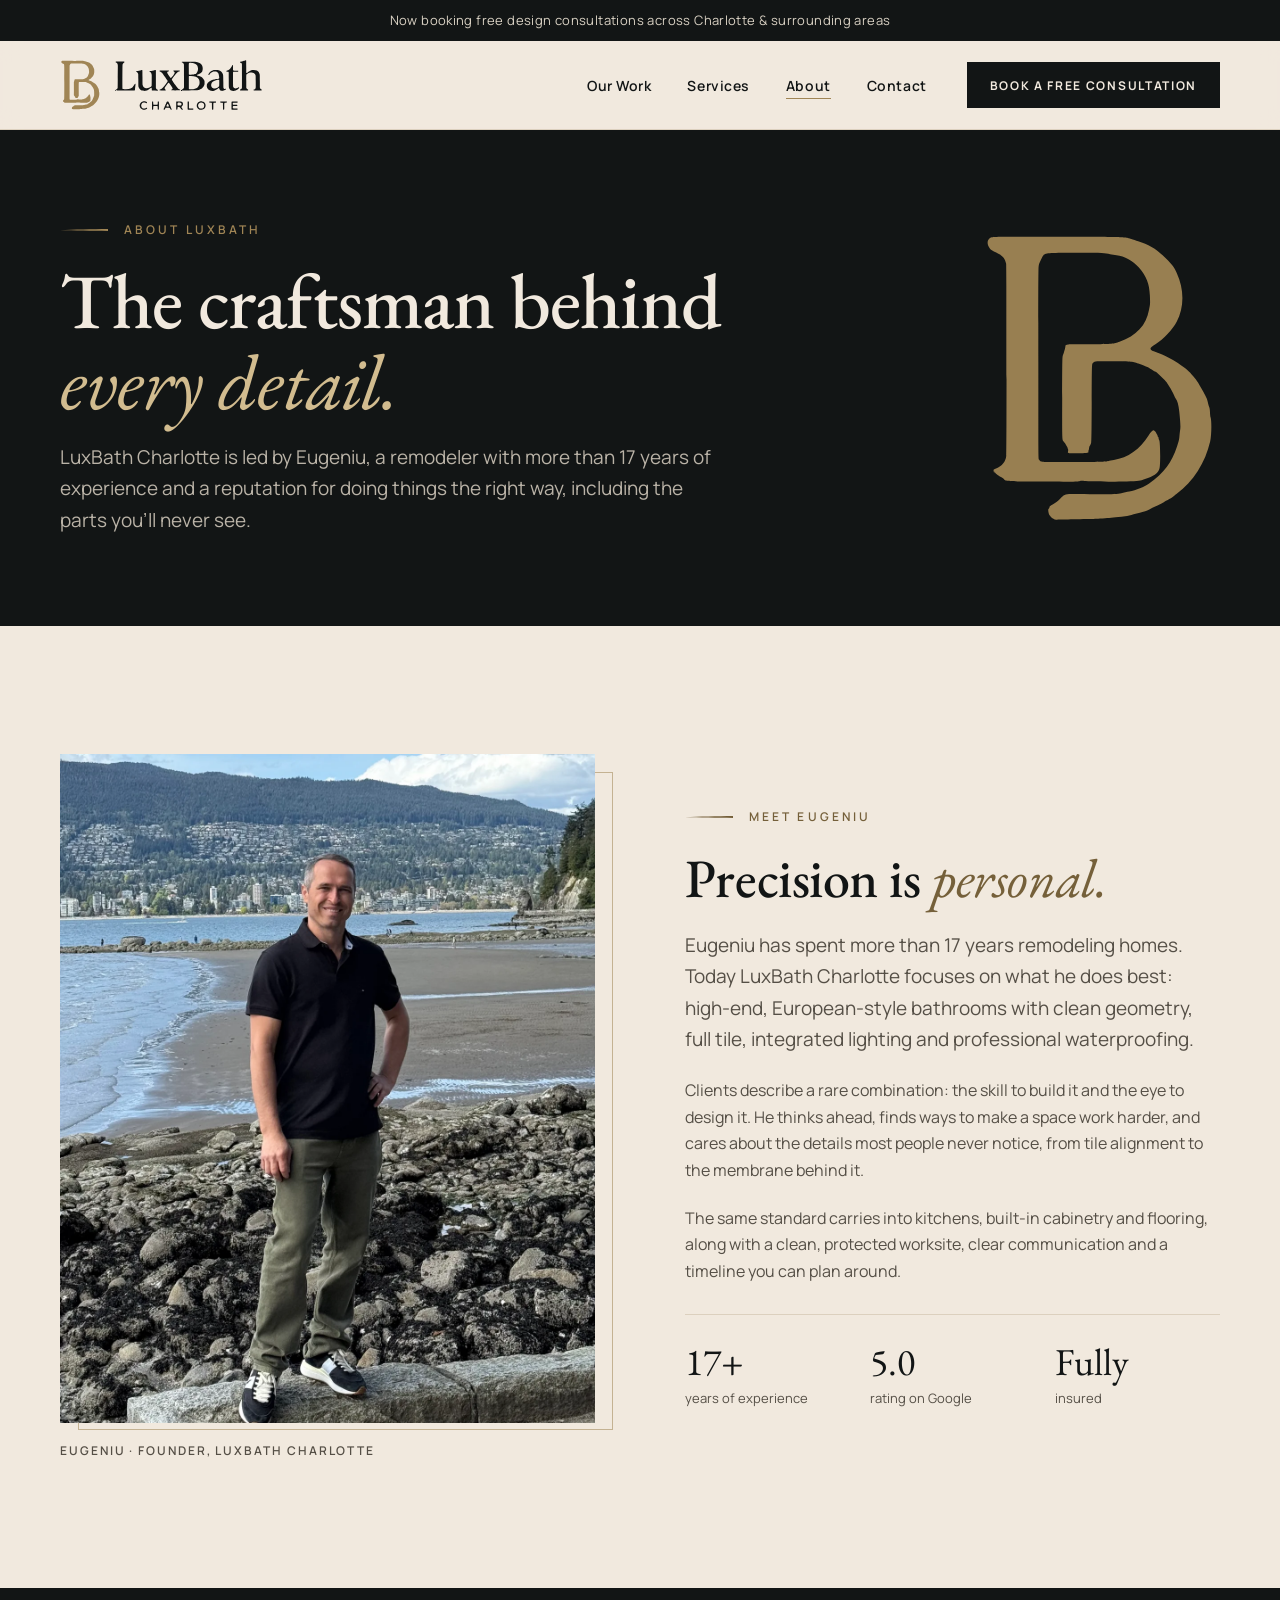
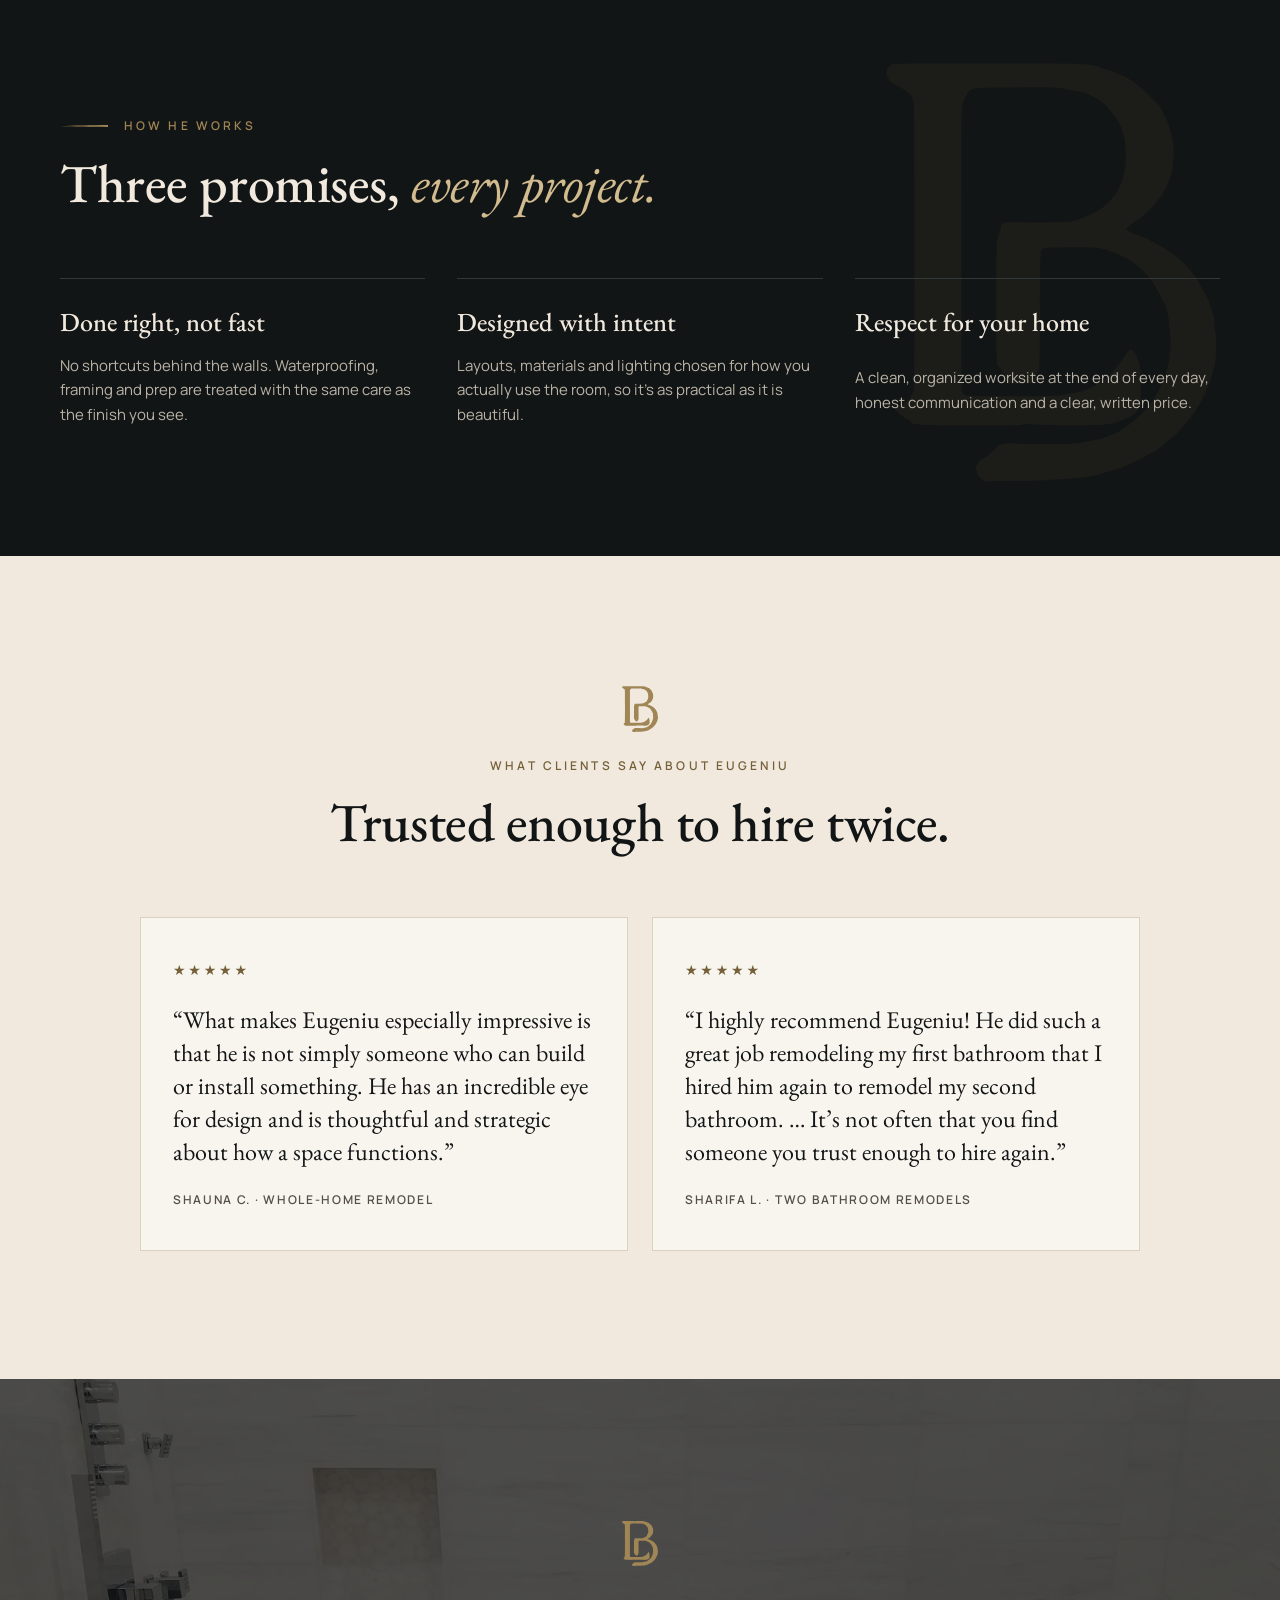
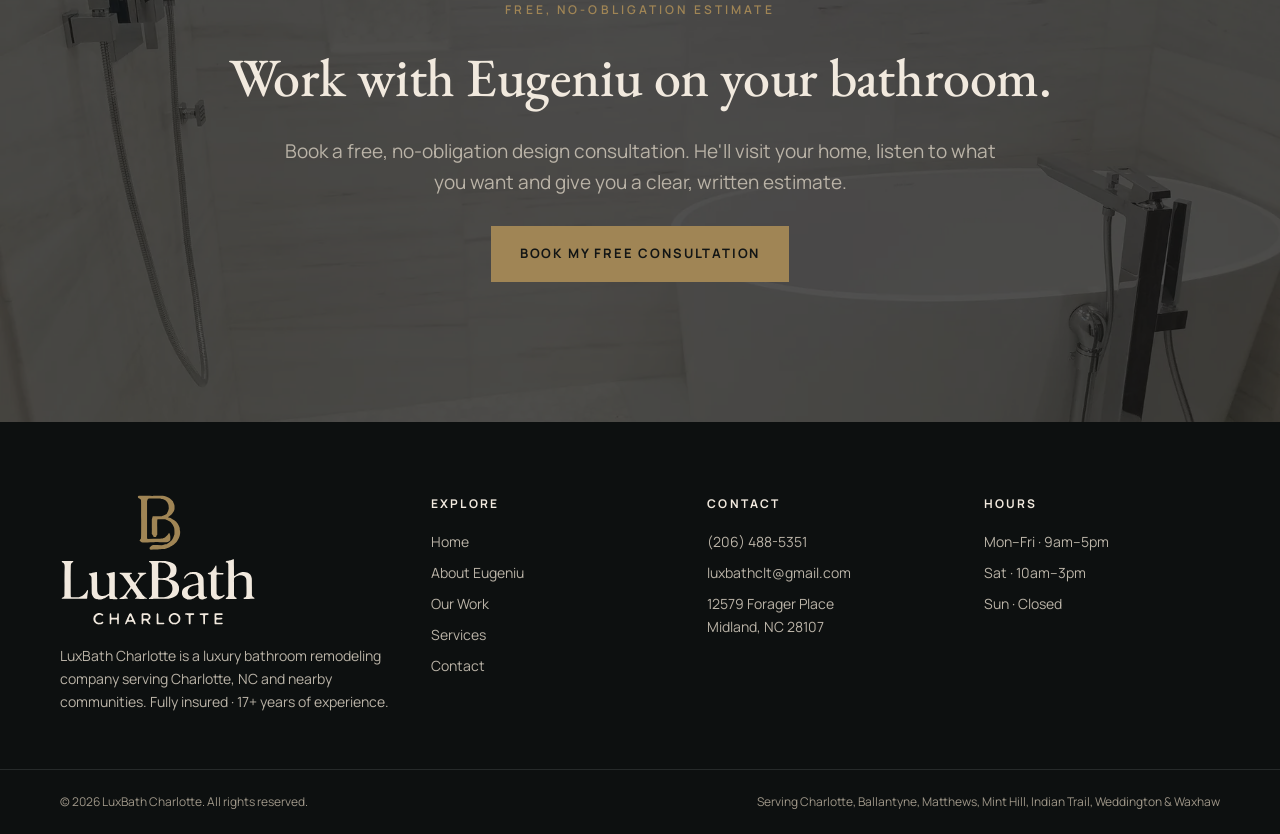
<file: about.html>
<!doctype html>
<html lang="en" class="no-js">
<head>
<!-- Google tag (gtag.js) -->
<script async src="https://www.googletagmanager.com/gtag/js?id=G-PRQ7Q142VP"></script>
<script>
  window.dataLayer = window.dataLayer || [];
  function gtag(){dataLayer.push(arguments);}
  gtag('js', new Date());

  gtag('config', 'G-PRQ7Q142VP');
</script>
<meta charset="utf-8">
<meta name="viewport" content="width=device-width, initial-scale=1">
<title>About Eugeniu | LuxBath Charlotte</title>
<meta name="description" content="Meet Eugeniu, the craftsman behind LuxBath Charlotte: 17+ years of remodeling experience, luxury European-style bathrooms and a 5.0 Google rating.">
<link rel="canonical" href="https://luxbathclt.com/about/">
<meta property="og:url" content="https://luxbathclt.com/about/">
<meta property="og:type" content="website">
<meta property="og:site_name" content="LuxBath Charlotte">
<meta property="og:title" content="About Eugeniu | LuxBath Charlotte">
<meta property="og:description" content="Meet Eugeniu, the craftsman behind LuxBath Charlotte: 17+ years of remodeling experience, luxury European-style bathrooms and a 5.0 Google rating.">
<meta property="og:image" content="https://luxbathclt.com/images/brand/og-image.jpg">
<meta property="og:locale" content="en_US">
<meta name="twitter:card" content="summary_large_image">
<meta name="geo.region" content="US-NC">
<meta name="geo.placename" content="Charlotte">
<meta name="theme-color" content="#F1E9DE">
<link rel="icon" href="favicon.svg" type="image/svg+xml">
<link rel="apple-touch-icon" href="images/brand/apple-touch-icon.png">
<link rel="preconnect" href="https://fonts.googleapis.com">
<link rel="preconnect" href="https://fonts.gstatic.com" crossorigin>
<link rel="stylesheet" href="https://fonts.googleapis.com/css2?family=EB+Garamond:ital,wght@0,400;0,500;0,600;1,400;1,500&amp;family=Manrope:wght@400;500;600;700&amp;display=swap">
<link rel="stylesheet" href="css/styles.css">
<script type="application/ld+json">
{
 "@context": "https://schema.org",
 "@graph": [
  {
   "@type": "HomeAndConstructionBusiness",
   "@id": "https://luxbathclt.com/#business",
   "name": "LuxBath Charlotte",
   "legalName": "LuxBath Charlotte LLC",
   "url": "https://luxbathclt.com/",
   "logo": "https://luxbathclt.com/images/brand/logo-stacked.svg",
   "image": "https://luxbathclt.com/images/brand/og-image.jpg",
   "description": "LuxBath Charlotte is a luxury bathroom remodeling company specializing in high-end, European-style bathrooms in Charlotte, NC: custom walk-in showers, full-tile bathrooms, integrated LED lighting and Schluter and Wedi waterproofing. It also builds kitchens, custom built-in cabinetry and flooring.",
   "slogan": "European craft. Modern luxury bathrooms.",
   "telephone": "+1-206-488-5351",
   "email": "luxbathclt@gmail.com",
   "priceRange": "From $18,000",
   "address": {
    "@type": "PostalAddress",
    "streetAddress": "12579 Forager Place",
    "addressLocality": "Midland",
    "addressRegion": "NC",
    "postalCode": "28107",
    "addressCountry": "US"
   },
   "areaServed": [
    {
     "@type": "City",
     "name": "Charlotte",
     "containedInPlace": {
      "@type": "State",
      "name": "North Carolina"
     }
    },
    {
     "@type": "City",
     "name": "Ballantyne",
     "containedInPlace": {
      "@type": "State",
      "name": "North Carolina"
     }
    },
    {
     "@type": "City",
     "name": "Matthews",
     "containedInPlace": {
      "@type": "State",
      "name": "North Carolina"
     }
    },
    {
     "@type": "City",
     "name": "Mint Hill",
     "containedInPlace": {
      "@type": "State",
      "name": "North Carolina"
     }
    },
    {
     "@type": "City",
     "name": "Indian Trail",
     "containedInPlace": {
      "@type": "State",
      "name": "North Carolina"
     }
    },
    {
     "@type": "City",
     "name": "Weddington",
     "containedInPlace": {
      "@type": "State",
      "name": "North Carolina"
     }
    },
    {
     "@type": "City",
     "name": "Waxhaw",
     "containedInPlace": {
      "@type": "State",
      "name": "North Carolina"
     }
    }
   ],
   "founder": {
    "@id": "https://luxbathclt.com/#eugeniu"
   },
   "knowsAbout": [
    "Bathroom remodeling",
    "Walk-in showers",
    "Curbless showers",
    "Large-format tile installation",
    "Schluter waterproofing",
    "Wedi waterproofing",
    "LED bathroom lighting",
    "Floating vanities",
    "Kitchen remodeling",
    "Built-in cabinetry",
    "Flooring installation"
   ],
   "hasOfferCatalog": {
    "@type": "OfferCatalog",
    "name": "Remodeling services",
    "itemListElement": [
     {
      "@type": "Offer",
      "itemOffered": {
       "@type": "Service",
       "name": "Luxury bathroom remodeling",
       "description": "Complete bathroom transformations from layout to final fixture, custom-designed for each home."
      }
     },
     {
      "@type": "Offer",
      "itemOffered": {
       "@type": "Service",
       "name": "Custom walk-in showers",
       "description": "Curbless and low-threshold walk-in showers with frameless glass, linear drains, built-in niches and benches."
      }
     },
     {
      "@type": "Offer",
      "itemOffered": {
       "@type": "Service",
       "name": "Full-tile bathrooms",
       "description": "Floor-to-ceiling tile installation with large-format porcelain, mitered edges and aligned grout lines."
      }
     },
     {
      "@type": "Offer",
      "itemOffered": {
       "@type": "Service",
       "name": "Integrated LED lighting",
       "description": "Backlit mirrors, lit shower niches and under-vanity toe-kick lighting."
      }
     },
     {
      "@type": "Offer",
      "itemOffered": {
       "@type": "Service",
       "name": "European-style bathroom design",
       "description": "Floating vanities, wall-hung toilets with in-wall carriers and freestanding soaking tubs."
      }
     },
     {
      "@type": "Offer",
      "itemOffered": {
       "@type": "Service",
       "name": "Schluter and Wedi shower waterproofing",
       "description": "Complete Schluter and Wedi waterproofing systems installed on every wet wall and floor before tile."
      }
     },
     {
      "@type": "Offer",
      "itemOffered": {
       "@type": "Service",
       "name": "Kitchen remodeling",
       "description": "Custom cabinetry, quartz waterfall islands, tile backsplashes and lighting."
      }
     },
     {
      "@type": "Offer",
      "itemOffered": {
       "@type": "Service",
       "name": "Built-in cabinetry",
       "description": "Walk-in closets, pantries, media walls, wet bars and fireplace surrounds."
      }
     },
     {
      "@type": "Offer",
      "itemOffered": {
       "@type": "Service",
       "name": "Flooring installation",
       "description": "Hardwood, wide-plank and tile flooring with clean transitions and new trim."
      }
     }
    ]
   },
   "openingHoursSpecification": [
    {
     "@type": "OpeningHoursSpecification",
     "dayOfWeek": [
      "Monday",
      "Tuesday",
      "Wednesday",
      "Thursday",
      "Friday"
     ],
     "opens": "09:00",
     "closes": "17:00"
    },
    {
     "@type": "OpeningHoursSpecification",
     "dayOfWeek": "Saturday",
     "opens": "10:00",
     "closes": "15:00"
    }
   ]
  },
  {
   "@type": "Person",
   "@id": "https://luxbathclt.com/#eugeniu",
   "name": "Eugeniu",
   "jobTitle": "Founder",
   "worksFor": {
    "@id": "https://luxbathclt.com/#business"
   },
   "image": "https://luxbathclt.com/images/site/eugeniu.webp",
   "description": "Founder of LuxBath Charlotte with more than 17 years of professional remodeling experience, specializing in high-end, European-style bathrooms.",
   "knowsAbout": [
    "Bathroom remodeling",
    "Tile installation",
    "Shower waterproofing",
    "Interior design",
    "Finish carpentry"
   ]
  },
  {
   "@type": "AboutPage",
   "@id": "https://luxbathclt.com/about/#webpage",
   "url": "https://luxbathclt.com/about/",
   "name": "About Eugeniu",
   "description": "Meet Eugeniu, founder of LuxBath Charlotte.",
   "isPartOf": {
    "@id": "https://luxbathclt.com/#website"
   },
   "about": {
    "@id": "https://luxbathclt.com/#business"
   },
   "inLanguage": "en-US",
   "mainEntity": {
    "@id": "https://luxbathclt.com/#eugeniu"
   }
  },
  {
   "@type": "BreadcrumbList",
   "itemListElement": [
    {
     "@type": "ListItem",
     "position": 1,
     "name": "Home",
     "item": "https://luxbathclt.com/"
    },
    {
     "@type": "ListItem",
     "position": 2,
     "name": "About",
     "item": "https://luxbathclt.com/about/"
    }
   ]
  }
 ]
}
</script>
</head>
<body>
<a class="skip-link" href="#main">Skip to content</a>
<div class="utility">
  <div class="container">
    <span>Now booking free design consultations across Charlotte &amp; surrounding areas</span>
  </div>
</div>
<header class="site-header">
  <div class="container">
    <a class="brand" href="index.html"><img src="images/brand/logo-horizontal.svg" width="318" height="79" alt="LuxBath Charlotte"></a>
    <div class="header-actions">
      <a class="btn btn-dark header-cta" href="contact.html">Free Consultation</a>
      <button class="nav-toggle" type="button" aria-expanded="false" aria-controls="site-nav" aria-label="Menu"><svg viewBox="0 0 24 24" fill="none" stroke="currentColor" stroke-width="1.5" aria-hidden="true"><path d="M3 7h18M3 12h18M3 17h18"/></svg></button>
    </div>
    <nav class="nav" id="site-nav" aria-label="Main">
      <div class="nav-links">
        <a href="our-work.html">Our Work</a>
        <a href="services.html">Services</a>
        <a href="about.html" aria-current="page">About</a>
        <a href="contact.html">Contact</a>
      </div>
      <a class="btn btn-dark" href="contact.html">Book a Free Consultation</a>
    </nav>
  </div>
</header>
<main id="main">

<section class="page-hero page-hero-solid on-dark">
  <img class="hero-mark" src="images/brand/monogram-large.svg" alt="" aria-hidden="true">
  <div class="container">
    <span class="eyebrow">About LuxBath</span>
    <h1 class="display work-title"><span class="nowrap">The craftsman behind</span><br><span class="nowrap"><em>every detail.</em></span></h1>
    <p class="lead">LuxBath Charlotte is led by Eugeniu, a remodeler with more than 17 years of experience and a reputation for doing things the right way, including the parts you'll never see.</p>
  </div>
</section>
<section class="section">
  <div class="container split">
    <figure class="portrait reveal">
      <img src="images/site/eugeniu.webp" width="1200" height="1500" alt="Eugeniu, founder of LuxBath Charlotte" loading="lazy" decoding="async">
      <figcaption>Eugeniu · Founder, LuxBath Charlotte</figcaption>
    </figure>
    <div class="split-copy reveal">
      <span class="eyebrow">Meet Eugeniu</span>
      <h2 class="h2">Precision is <em>personal.</em></h2>
      <p class="lead">Eugeniu has spent more than 17 years remodeling homes. Today LuxBath Charlotte focuses on what he does best: high-end, European-style bathrooms with clean geometry, full tile, integrated lighting and professional waterproofing.</p>
      <p class="muted">Clients describe a rare combination: the skill to build it and the eye to design it. He thinks ahead, finds ways to make a space work harder, and cares about the details most people never notice, from tile alignment to the membrane behind it.</p>
      <p class="muted">The same standard carries into kitchens, built-in cabinetry and flooring, along with a clean, protected worksite, clear communication and a timeline you can plan around.</p>
      <div class="stats about-stats">
        <div><div class="stat-num">17+</div><div class="stat-label">years of experience</div></div>
        <div><div class="stat-num">5.0</div><div class="stat-label">rating on Google</div></div>
        <div><div class="stat-num">Fully</div><div class="stat-label">insured</div></div>
      </div>
    </div>
  </div>
</section>
<section class="section on-dark has-watermark">
  <img class="watermark" src="images/brand/monogram-large.svg" alt="" aria-hidden="true">
  <div class="container">
    <div class="section-head reveal">
      <span class="eyebrow">How he works</span>
      <h2 class="h2">Three promises, <em>every project.</em></h2>
    </div>
    <div class="layers reveal" style="margin-top:0">
      <div class="layer"><h3>Done right, not fast</h3><p>No shortcuts behind the walls. Waterproofing, framing and prep are treated with the same care as the finish you see.</p></div>
      <div class="layer"><h3>Designed with intent</h3><p>Layouts, materials and lighting chosen for how you actually use the room, so it's as practical as it is beautiful.</p></div>
      <div class="layer"><h3>Respect for your home</h3><p>A clean, organized worksite at the end of every day, honest communication and a clear, written price.</p></div>
    </div>
  </div>
</section>
<section class="section">
  <div class="container">
    <div class="section-head center reveal">
      <img class="ornament" src="images/brand/monogram.svg" width="44" height="56" alt="" aria-hidden="true">
      <span class="eyebrow center">What clients say about Eugeniu</span>
      <h2 class="h2">Trusted enough to hire twice.</h2>
    </div>
    <div class="quotes quotes-2 reveal">
      <figure class="quote"><span class="quote-stars" aria-label="5 out of 5 stars">★★★★★</span><blockquote>“What makes Eugeniu especially impressive is that he is not simply someone who can build or install something. He has an incredible eye for design and is thoughtful and strategic about how a space functions.”</blockquote><figcaption>Shauna C. · Whole-home remodel</figcaption></figure>
      <figure class="quote"><span class="quote-stars" aria-label="5 out of 5 stars">★★★★★</span><blockquote>“I highly recommend Eugeniu! He did such a great job remodeling my first bathroom that I hired him again to remodel my second bathroom. … It’s not often that you find someone you trust enough to hire again.”</blockquote><figcaption>Sharifa L. · Two bathroom remodels</figcaption></figure>
    </div>
  </div>
</section>
<section class="cta-band on-dark">
  <div class="bg"><img src="images/gallery/freestanding-tub-open-shower-sm.webp" srcset="images/gallery/freestanding-tub-open-shower-sm.webp 720w, images/gallery/freestanding-tub-open-shower.webp 1800w" sizes="100vw" width="720" height="540" alt="" loading="lazy" decoding="async"></div>
  <div class="container reveal">
    <img class="ornament" src="images/brand/monogram.svg" width="44" height="56" alt="" aria-hidden="true">
    <span class="eyebrow center">Free, no-obligation estimate</span>
    <h2 class="h2">Work with Eugeniu on your bathroom.</h2>
    <p class="lead">Book a free, no-obligation design consultation. He'll visit your home, listen to what you want and give you a clear, written estimate.</p>
    <div class="btn-row">
      <a class="btn btn-brass" href="contact.html">Book My Free Consultation</a>
    </div>
  </div>
</section>

</main>
<footer class="site-footer">
  <div class="container footer-grid">
    <div>
      <a class="brand brand-footer" href="index.html"><img src="images/brand/logo-stacked-light.svg" width="236" height="160" alt="LuxBath Charlotte"></a>
      <p>LuxBath Charlotte is a luxury bathroom remodeling company serving Charlotte, NC and nearby communities. Fully insured · 17+ years of experience.</p>
    </div>
    <div>
      <h4>Explore</h4>
      <ul><li><a href="index.html">Home</a></li><li><a href="about.html">About Eugeniu</a></li><li><a href="our-work.html">Our Work</a></li><li><a href="services.html">Services</a></li><li><a href="contact.html">Contact</a></li></ul>
    </div>
    <div>
      <h4>Contact</h4>
      <ul>
        <li><a href="tel:+12064885351">(206) 488-5351</a></li>
        <li><a href="mailto:luxbathclt@gmail.com">luxbathclt@gmail.com</a></li>
        <li><a href="https://www.google.com/maps/search/?api=1&query=12579+Forager+Place+Midland+NC+28107" target="_blank" rel="noopener">12579 Forager Place<br>Midland, NC 28107</a></li>
      </ul>
    </div>
    <div>
      <h4>Hours</h4>
      <ul><li>Mon–Fri · 9am–5pm</li><li>Sat · 10am–3pm</li><li>Sun · Closed</li></ul>
    </div>
  </div>
  <div class="footer-bottom">
    <div class="container">
      <span>© <span data-year>2026</span> LuxBath Charlotte. All rights reserved.</span>
      <span>Serving Charlotte, Ballantyne, Matthews, Mint Hill, Indian Trail, Weddington &amp; Waxhaw</span>
    </div>
  </div>
</footer>
<script src="js/main.js" defer></script>
</body>
</html>
</file>
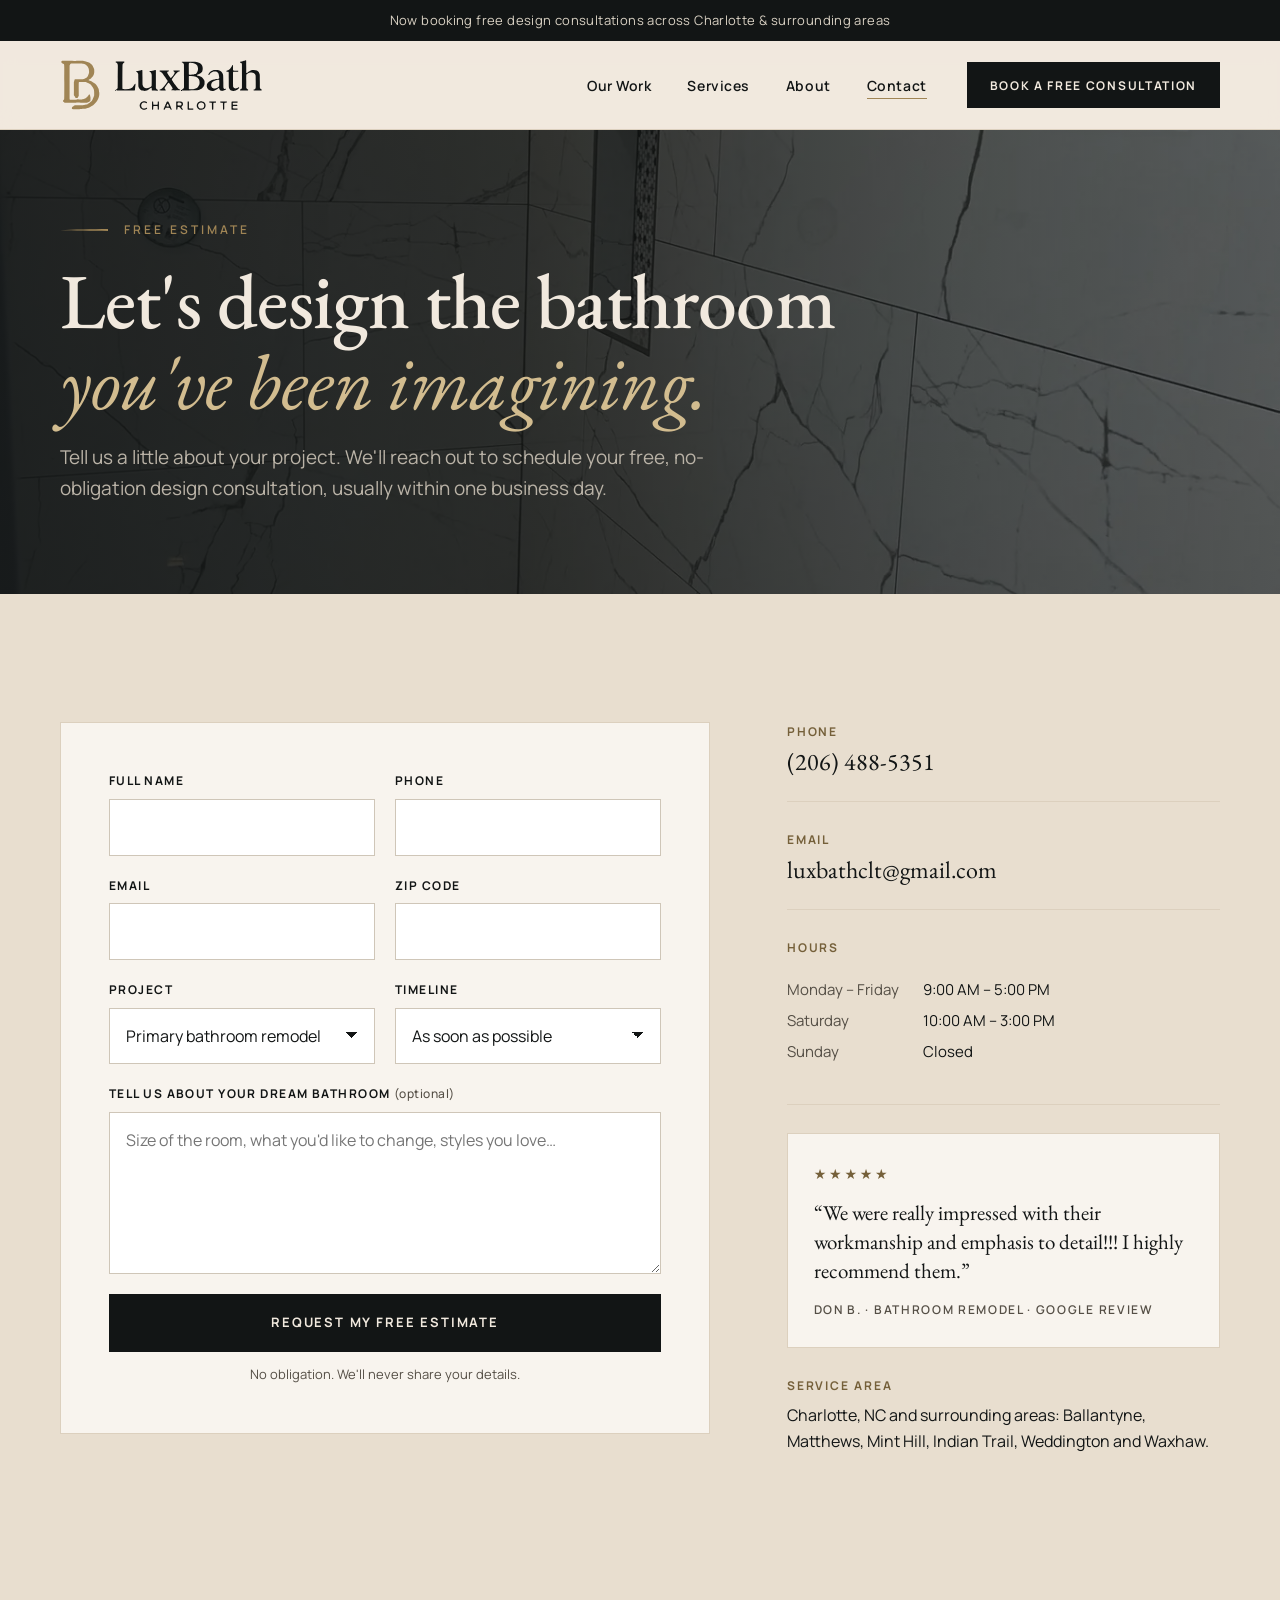
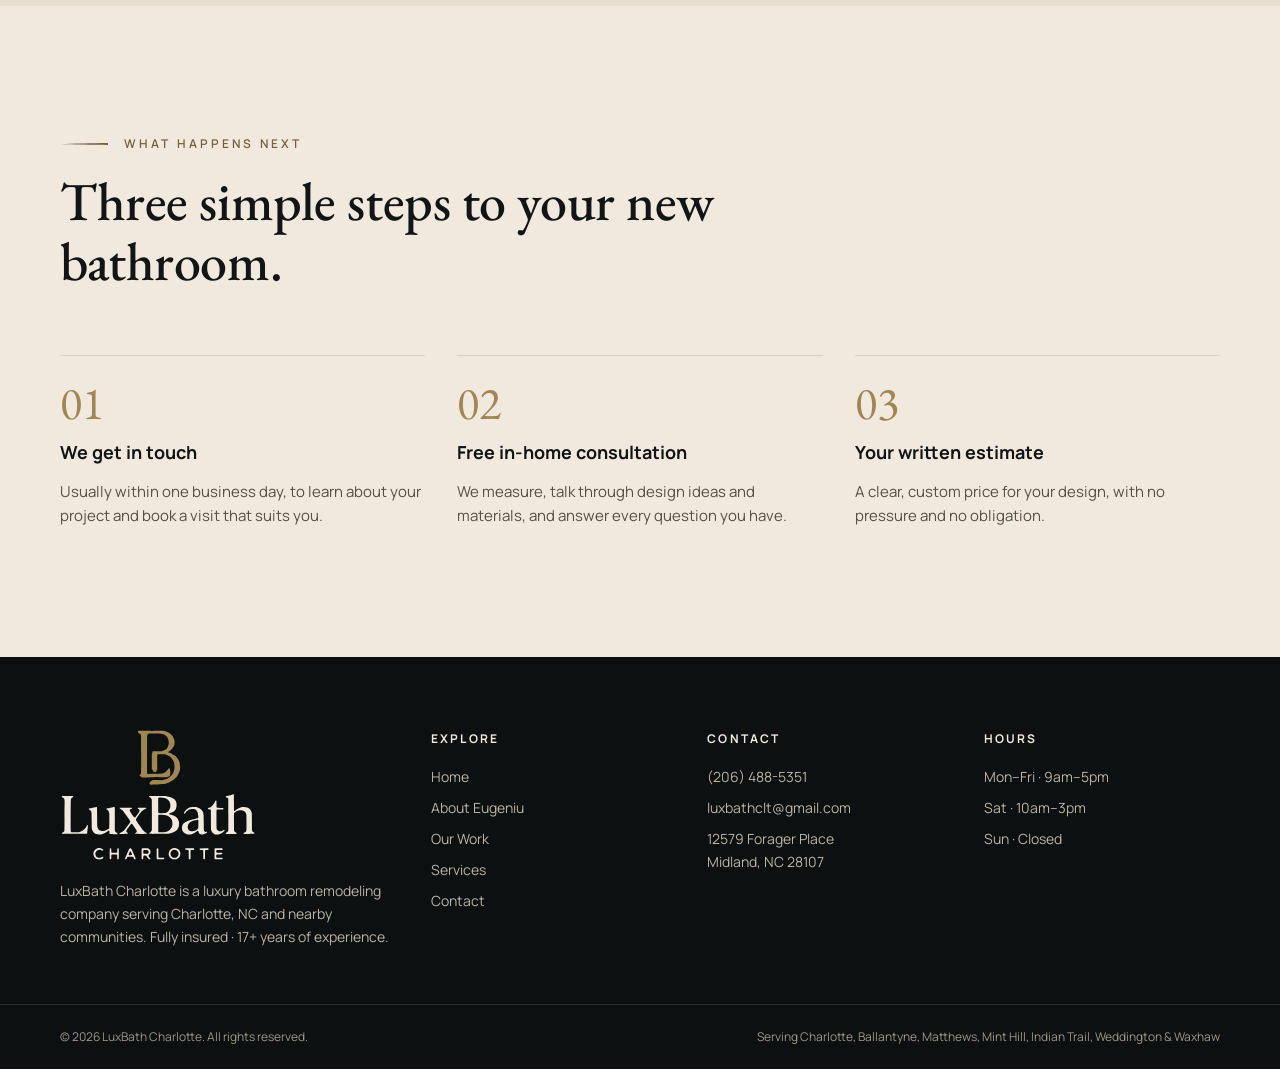
<file: contact.html>
<!doctype html>
<html lang="en" class="no-js">
<head>
<!-- Google tag (gtag.js) -->
<script async src="https://www.googletagmanager.com/gtag/js?id=G-PRQ7Q142VP"></script>
<script>
  window.dataLayer = window.dataLayer || [];
  function gtag(){dataLayer.push(arguments);}
  gtag('js', new Date());

  gtag('config', 'G-PRQ7Q142VP');
</script>
<meta charset="utf-8">
<meta name="viewport" content="width=device-width, initial-scale=1">
<title>Contact | Free Bathroom Remodel Estimate | LuxBath Charlotte</title>
<meta name="description" content="Request your free, no-obligation bathroom remodeling estimate from LuxBath Charlotte. Call (206) 488-5351 or send us your project details.">
<link rel="canonical" href="https://luxbathclt.com/contact/">
<meta property="og:url" content="https://luxbathclt.com/contact/">
<meta property="og:type" content="website">
<meta property="og:site_name" content="LuxBath Charlotte">
<meta property="og:title" content="Contact | Free Bathroom Remodel Estimate | LuxBath Charlotte">
<meta property="og:description" content="Request your free, no-obligation bathroom remodeling estimate from LuxBath Charlotte. Call (206) 488-5351 or send us your project details.">
<meta property="og:image" content="https://luxbathclt.com/images/brand/og-image.jpg">
<meta property="og:locale" content="en_US">
<meta name="twitter:card" content="summary_large_image">
<meta name="geo.region" content="US-NC">
<meta name="geo.placename" content="Charlotte">
<meta name="theme-color" content="#F1E9DE">
<link rel="icon" href="favicon.svg" type="image/svg+xml">
<link rel="apple-touch-icon" href="images/brand/apple-touch-icon.png">
<link rel="preconnect" href="https://fonts.googleapis.com">
<link rel="preconnect" href="https://fonts.gstatic.com" crossorigin>
<link rel="stylesheet" href="https://fonts.googleapis.com/css2?family=EB+Garamond:ital,wght@0,400;0,500;0,600;1,400;1,500&amp;family=Manrope:wght@400;500;600;700&amp;display=swap">
<link rel="stylesheet" href="css/styles.css">
<script type="application/ld+json">
{
 "@context": "https://schema.org",
 "@graph": [
  {
   "@type": "HomeAndConstructionBusiness",
   "@id": "https://luxbathclt.com/#business",
   "name": "LuxBath Charlotte",
   "legalName": "LuxBath Charlotte LLC",
   "url": "https://luxbathclt.com/",
   "logo": "https://luxbathclt.com/images/brand/logo-stacked.svg",
   "image": "https://luxbathclt.com/images/brand/og-image.jpg",
   "description": "LuxBath Charlotte is a luxury bathroom remodeling company specializing in high-end, European-style bathrooms in Charlotte, NC: custom walk-in showers, full-tile bathrooms, integrated LED lighting and Schluter and Wedi waterproofing. It also builds kitchens, custom built-in cabinetry and flooring.",
   "slogan": "European craft. Modern luxury bathrooms.",
   "telephone": "+1-206-488-5351",
   "email": "luxbathclt@gmail.com",
   "priceRange": "From $18,000",
   "address": {
    "@type": "PostalAddress",
    "streetAddress": "12579 Forager Place",
    "addressLocality": "Midland",
    "addressRegion": "NC",
    "postalCode": "28107",
    "addressCountry": "US"
   },
   "areaServed": [
    {
     "@type": "City",
     "name": "Charlotte",
     "containedInPlace": {
      "@type": "State",
      "name": "North Carolina"
     }
    },
    {
     "@type": "City",
     "name": "Ballantyne",
     "containedInPlace": {
      "@type": "State",
      "name": "North Carolina"
     }
    },
    {
     "@type": "City",
     "name": "Matthews",
     "containedInPlace": {
      "@type": "State",
      "name": "North Carolina"
     }
    },
    {
     "@type": "City",
     "name": "Mint Hill",
     "containedInPlace": {
      "@type": "State",
      "name": "North Carolina"
     }
    },
    {
     "@type": "City",
     "name": "Indian Trail",
     "containedInPlace": {
      "@type": "State",
      "name": "North Carolina"
     }
    },
    {
     "@type": "City",
     "name": "Weddington",
     "containedInPlace": {
      "@type": "State",
      "name": "North Carolina"
     }
    },
    {
     "@type": "City",
     "name": "Waxhaw",
     "containedInPlace": {
      "@type": "State",
      "name": "North Carolina"
     }
    }
   ],
   "founder": {
    "@id": "https://luxbathclt.com/#eugeniu"
   },
   "knowsAbout": [
    "Bathroom remodeling",
    "Walk-in showers",
    "Curbless showers",
    "Large-format tile installation",
    "Schluter waterproofing",
    "Wedi waterproofing",
    "LED bathroom lighting",
    "Floating vanities",
    "Kitchen remodeling",
    "Built-in cabinetry",
    "Flooring installation"
   ],
   "hasOfferCatalog": {
    "@type": "OfferCatalog",
    "name": "Remodeling services",
    "itemListElement": [
     {
      "@type": "Offer",
      "itemOffered": {
       "@type": "Service",
       "name": "Luxury bathroom remodeling",
       "description": "Complete bathroom transformations from layout to final fixture, custom-designed for each home."
      }
     },
     {
      "@type": "Offer",
      "itemOffered": {
       "@type": "Service",
       "name": "Custom walk-in showers",
       "description": "Curbless and low-threshold walk-in showers with frameless glass, linear drains, built-in niches and benches."
      }
     },
     {
      "@type": "Offer",
      "itemOffered": {
       "@type": "Service",
       "name": "Full-tile bathrooms",
       "description": "Floor-to-ceiling tile installation with large-format porcelain, mitered edges and aligned grout lines."
      }
     },
     {
      "@type": "Offer",
      "itemOffered": {
       "@type": "Service",
       "name": "Integrated LED lighting",
       "description": "Backlit mirrors, lit shower niches and under-vanity toe-kick lighting."
      }
     },
     {
      "@type": "Offer",
      "itemOffered": {
       "@type": "Service",
       "name": "European-style bathroom design",
       "description": "Floating vanities, wall-hung toilets with in-wall carriers and freestanding soaking tubs."
      }
     },
     {
      "@type": "Offer",
      "itemOffered": {
       "@type": "Service",
       "name": "Schluter and Wedi shower waterproofing",
       "description": "Complete Schluter and Wedi waterproofing systems installed on every wet wall and floor before tile."
      }
     },
     {
      "@type": "Offer",
      "itemOffered": {
       "@type": "Service",
       "name": "Kitchen remodeling",
       "description": "Custom cabinetry, quartz waterfall islands, tile backsplashes and lighting."
      }
     },
     {
      "@type": "Offer",
      "itemOffered": {
       "@type": "Service",
       "name": "Built-in cabinetry",
       "description": "Walk-in closets, pantries, media walls, wet bars and fireplace surrounds."
      }
     },
     {
      "@type": "Offer",
      "itemOffered": {
       "@type": "Service",
       "name": "Flooring installation",
       "description": "Hardwood, wide-plank and tile flooring with clean transitions and new trim."
      }
     }
    ]
   },
   "openingHoursSpecification": [
    {
     "@type": "OpeningHoursSpecification",
     "dayOfWeek": [
      "Monday",
      "Tuesday",
      "Wednesday",
      "Thursday",
      "Friday"
     ],
     "opens": "09:00",
     "closes": "17:00"
    },
    {
     "@type": "OpeningHoursSpecification",
     "dayOfWeek": "Saturday",
     "opens": "10:00",
     "closes": "15:00"
    }
   ]
  },
  {
   "@type": "ContactPage",
   "@id": "https://luxbathclt.com/contact/#webpage",
   "url": "https://luxbathclt.com/contact/",
   "name": "Contact LuxBath Charlotte",
   "description": "Request a free, no-obligation bathroom remodeling estimate from LuxBath Charlotte.",
   "isPartOf": {
    "@id": "https://luxbathclt.com/#website"
   },
   "about": {
    "@id": "https://luxbathclt.com/#business"
   },
   "inLanguage": "en-US",
   "mainEntity": {
    "@id": "https://luxbathclt.com/#business"
   }
  },
  {
   "@type": "BreadcrumbList",
   "itemListElement": [
    {
     "@type": "ListItem",
     "position": 1,
     "name": "Home",
     "item": "https://luxbathclt.com/"
    },
    {
     "@type": "ListItem",
     "position": 2,
     "name": "Contact",
     "item": "https://luxbathclt.com/contact/"
    }
   ]
  }
 ]
}
</script>
</head>
<body>
<a class="skip-link" href="#main">Skip to content</a>
<div class="utility">
  <div class="container">
    <span>Now booking free design consultations across Charlotte &amp; surrounding areas</span>
  </div>
</div>
<header class="site-header">
  <div class="container">
    <a class="brand" href="index.html"><img src="images/brand/logo-horizontal.svg" width="318" height="79" alt="LuxBath Charlotte"></a>
    <div class="header-actions">
      <a class="btn btn-dark header-cta" href="contact.html">Free Consultation</a>
      <button class="nav-toggle" type="button" aria-expanded="false" aria-controls="site-nav" aria-label="Menu"><svg viewBox="0 0 24 24" fill="none" stroke="currentColor" stroke-width="1.5" aria-hidden="true"><path d="M3 7h18M3 12h18M3 17h18"/></svg></button>
    </div>
    <nav class="nav" id="site-nav" aria-label="Main">
      <div class="nav-links">
        <a href="our-work.html">Our Work</a>
        <a href="services.html">Services</a>
        <a href="about.html">About</a>
        <a href="contact.html" aria-current="page">Contact</a>
      </div>
      <a class="btn btn-dark" href="contact.html">Book a Free Consultation</a>
    </nav>
  </div>
</header>
<main id="main">

<section class="page-hero on-dark">
  <div class="page-hero-bg"><img src="images/gallery/marble-walk-in-shower-sm.webp" srcset="images/gallery/marble-walk-in-shower-sm.webp 540w, images/gallery/marble-walk-in-shower.webp 1350w" sizes="100vw" width="540" height="720" alt="" fetchpriority="high" decoding="async"></div>
  <div class="container">
    <span class="eyebrow">Free estimate</span>
    <h1 class="display work-title"><span class="nowrap">Let's design the bathroom</span><br><span class="nowrap"><em>you've been imagining.</em></span></h1>
    <p class="lead">Tell us a little about your project. We'll reach out to schedule your free, no-obligation design consultation, usually within one business day.</p>
  </div>
</section>
<section class="section on-stone">
  <div class="container contact-grid">
    <div class="form-card reveal">
      <form class="estimate-form" data-endpoint="https://api.web3forms.com/submit" novalidate>
        <input type="hidden" name="access_key" value="043ebd56-7609-47b9-a55e-b135fc966cd5">
        <input type="hidden" name="from_name" value="LuxBath Website">
        <div class="form-grid">
          <div class="field"><label for="f-name">Full name</label><input id="f-name" name="Name" type="text" autocomplete="name" required><span class="err">Please enter your name.</span></div>
          <div class="field"><label for="f-phone">Phone</label><input id="f-phone" name="Phone" type="tel" autocomplete="tel" required><span class="err">Please enter a phone number.</span></div>
          <div class="field"><label for="f-email">Email</label><input id="f-email" name="Email" type="email" autocomplete="email" required><span class="err">Please enter a valid email.</span></div>
          <div class="field"><label for="f-zip">ZIP code</label><input id="f-zip" name="ZIP" type="text" inputmode="numeric" autocomplete="postal-code" required><span class="err">Please enter your ZIP code.</span></div>
          <div class="field"><label for="f-type">Project</label>
            <select id="f-type" name="Project"><option>Primary bathroom remodel</option><option>Walk-in shower / tub-to-shower conversion</option><option>Guest or secondary bathroom</option><option>Not sure yet</option></select></div>
          <div class="field"><label for="f-when">Timeline</label>
            <select id="f-when" name="Timeline"><option>As soon as possible</option><option>Within 3 months</option><option>3–6 months</option><option>Just exploring</option></select></div>
          <div class="field full"><label for="f-msg">Tell us about your dream bathroom <span class="opt">(optional)</span></label>
            <textarea id="f-msg" name="Message" rows="5" placeholder="Size of the room, what you'd like to change, styles you love…"></textarea></div>
          <div class="hp" aria-hidden="true"><label for="f-company">Company</label><input id="f-company" name="company" type="text" tabindex="-1" autocomplete="off"></div>
          <div class="form-foot">
            <button class="btn btn-dark" type="submit">Request My Free Estimate</button>
            <p>No obligation. We'll never share your details.</p>
          </div>
        </div>
      </form>
      <div class="form-success" role="status" aria-live="polite">
        <img class="ornament" src="images/brand/monogram.svg" width="44" height="56" alt="" aria-hidden="true">
        <span class="eyebrow center">Thank you</span>
        <p class="h3">We'll be in touch shortly.</p>
        <p class="muted">Your request has been sent. We'll reply within one business day.</p>
        <p class="muted success-email-note" hidden>Your email app should have opened with your details. Just press send.</p>
      </div>
    </div>
    <aside class="info-block reveal" aria-label="Contact details">
      <div class="info-item"><span class="info-label">Phone</span><a class="info-big" style="font-size:24px" href="tel:+12064885351">(206) 488-5351</a></div>
      <div class="info-item"><span class="info-label">Email</span><a class="info-big" style="font-size:24px;word-break:break-word" href="mailto:luxbathclt@gmail.com">luxbathclt@gmail.com</a></div>
      <div class="info-item"><span class="info-label">Hours</span>
        <dl class="hours"><dt>Monday – Friday</dt><dd>9:00 AM – 5:00 PM</dd><dt>Saturday</dt><dd>10:00 AM – 3:00 PM</dd><dt>Sunday</dt><dd>Closed</dd></dl></div>
      <figure class="quote quote-mini"><span class="quote-stars" aria-label="5 out of 5 stars">★★★★★</span><blockquote>“We were really impressed with their workmanship and emphasis to detail!!! I highly recommend them.”</blockquote><figcaption>Don B. · Bathroom remodel · Google review</figcaption></figure>
      <div class="info-item"><span class="info-label">Service area</span><p>Charlotte, NC and surrounding areas: Ballantyne, Matthews, Mint Hill, Indian Trail, Weddington and Waxhaw.</p></div>
    </aside>
  </div>
</section>
<section class="section">
  <div class="container">
    <div class="section-head reveal">
      <span class="eyebrow">What happens next</span>
      <h2 class="h2">Three simple steps to your new bathroom.</h2>
    </div>
    <ol class="next-steps reveal">
      <li class="step"><span class="step-num">01</span><h3>We get in touch</h3><p>Usually within one business day, to learn about your project and book a visit that suits you.</p></li>
      <li class="step"><span class="step-num">02</span><h3>Free in-home consultation</h3><p>We measure, talk through design ideas and materials, and answer every question you have.</p></li>
      <li class="step"><span class="step-num">03</span><h3>Your written estimate</h3><p>A clear, custom price for your design, with no pressure and no obligation.</p></li>
    </ol>
  </div>
</section>
</main>
<footer class="site-footer">
  <div class="container footer-grid">
    <div>
      <a class="brand brand-footer" href="index.html"><img src="images/brand/logo-stacked-light.svg" width="236" height="160" alt="LuxBath Charlotte"></a>
      <p>LuxBath Charlotte is a luxury bathroom remodeling company serving Charlotte, NC and nearby communities. Fully insured · 17+ years of experience.</p>
    </div>
    <div>
      <h4>Explore</h4>
      <ul><li><a href="index.html">Home</a></li><li><a href="about.html">About Eugeniu</a></li><li><a href="our-work.html">Our Work</a></li><li><a href="services.html">Services</a></li><li><a href="contact.html">Contact</a></li></ul>
    </div>
    <div>
      <h4>Contact</h4>
      <ul>
        <li><a href="tel:+12064885351">(206) 488-5351</a></li>
        <li><a href="mailto:luxbathclt@gmail.com">luxbathclt@gmail.com</a></li>
        <li><a href="https://www.google.com/maps/search/?api=1&query=12579+Forager+Place+Midland+NC+28107" target="_blank" rel="noopener">12579 Forager Place<br>Midland, NC 28107</a></li>
      </ul>
    </div>
    <div>
      <h4>Hours</h4>
      <ul><li>Mon–Fri · 9am–5pm</li><li>Sat · 10am–3pm</li><li>Sun · Closed</li></ul>
    </div>
  </div>
  <div class="footer-bottom">
    <div class="container">
      <span>© <span data-year>2026</span> LuxBath Charlotte. All rights reserved.</span>
      <span>Serving Charlotte, Ballantyne, Matthews, Mint Hill, Indian Trail, Weddington &amp; Waxhaw</span>
    </div>
  </div>
</footer>
<script src="js/main.js" defer></script>
</body>
</html>
</file>
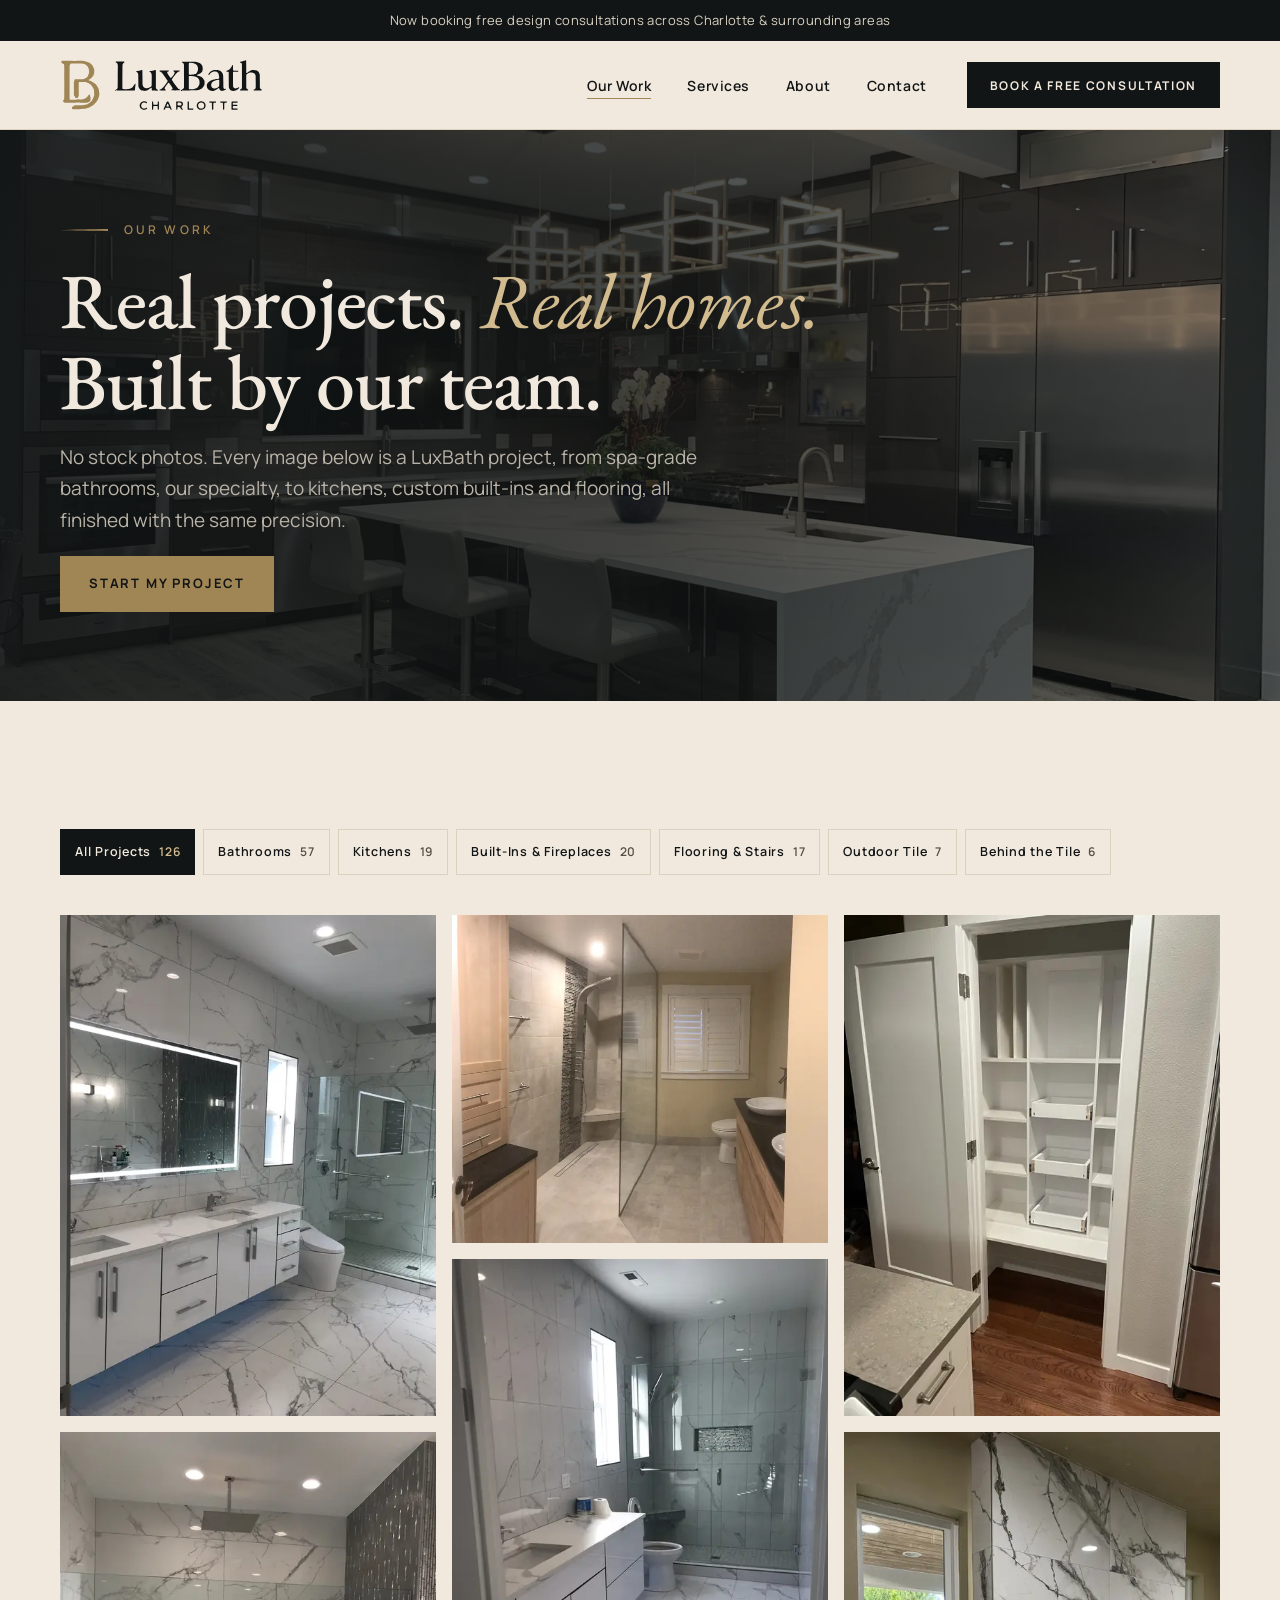
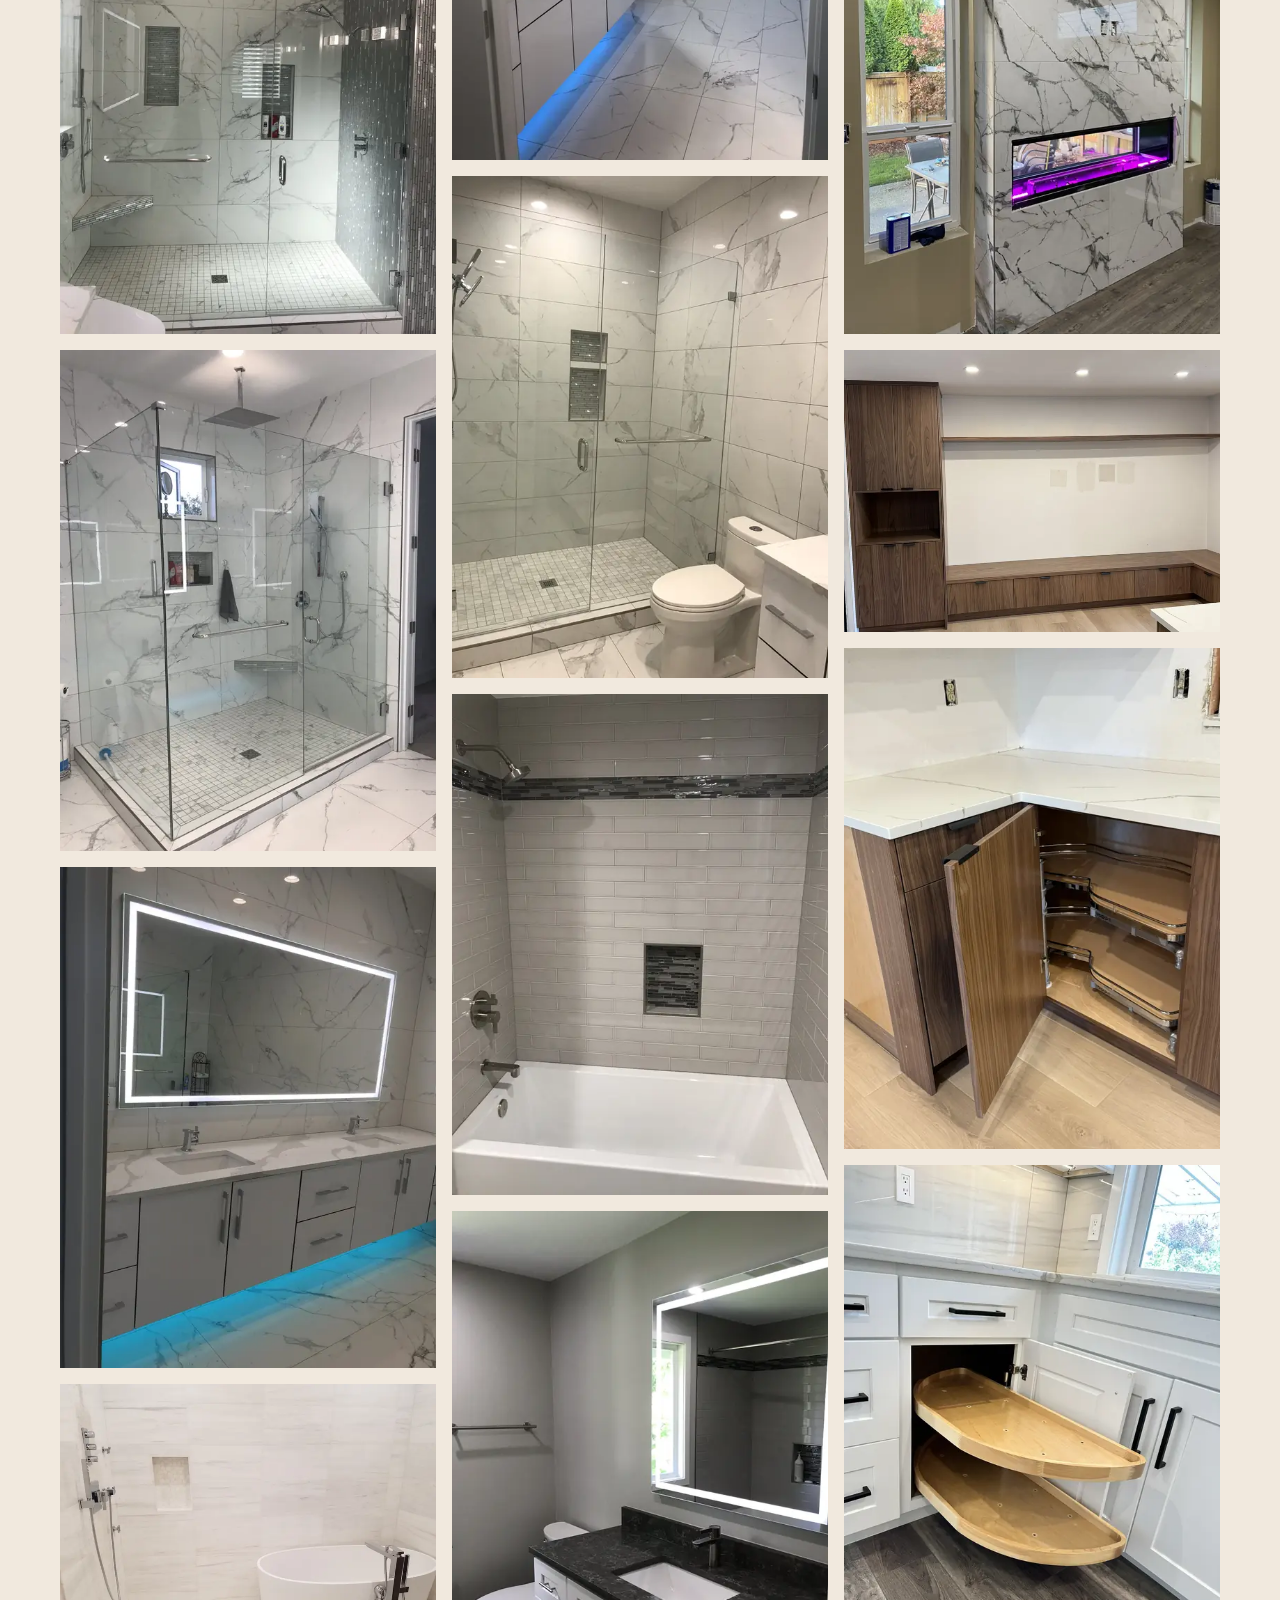
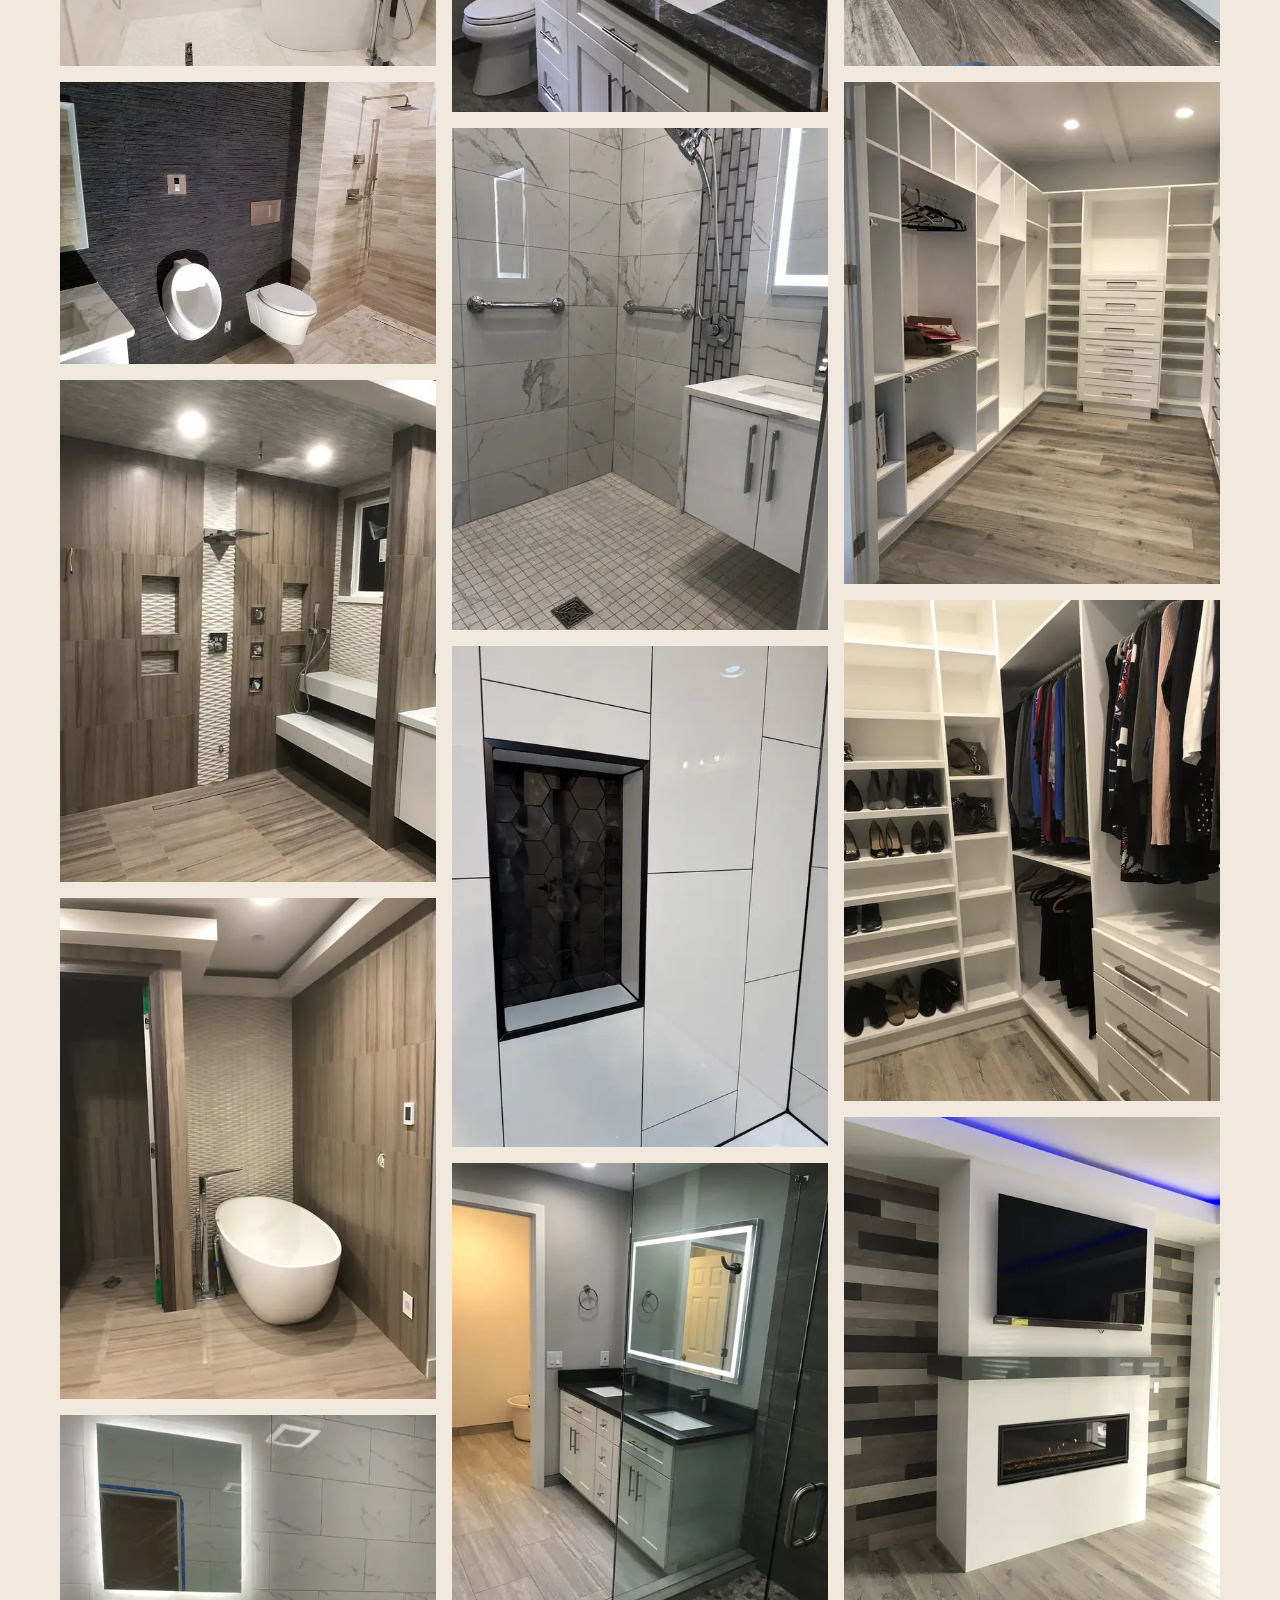
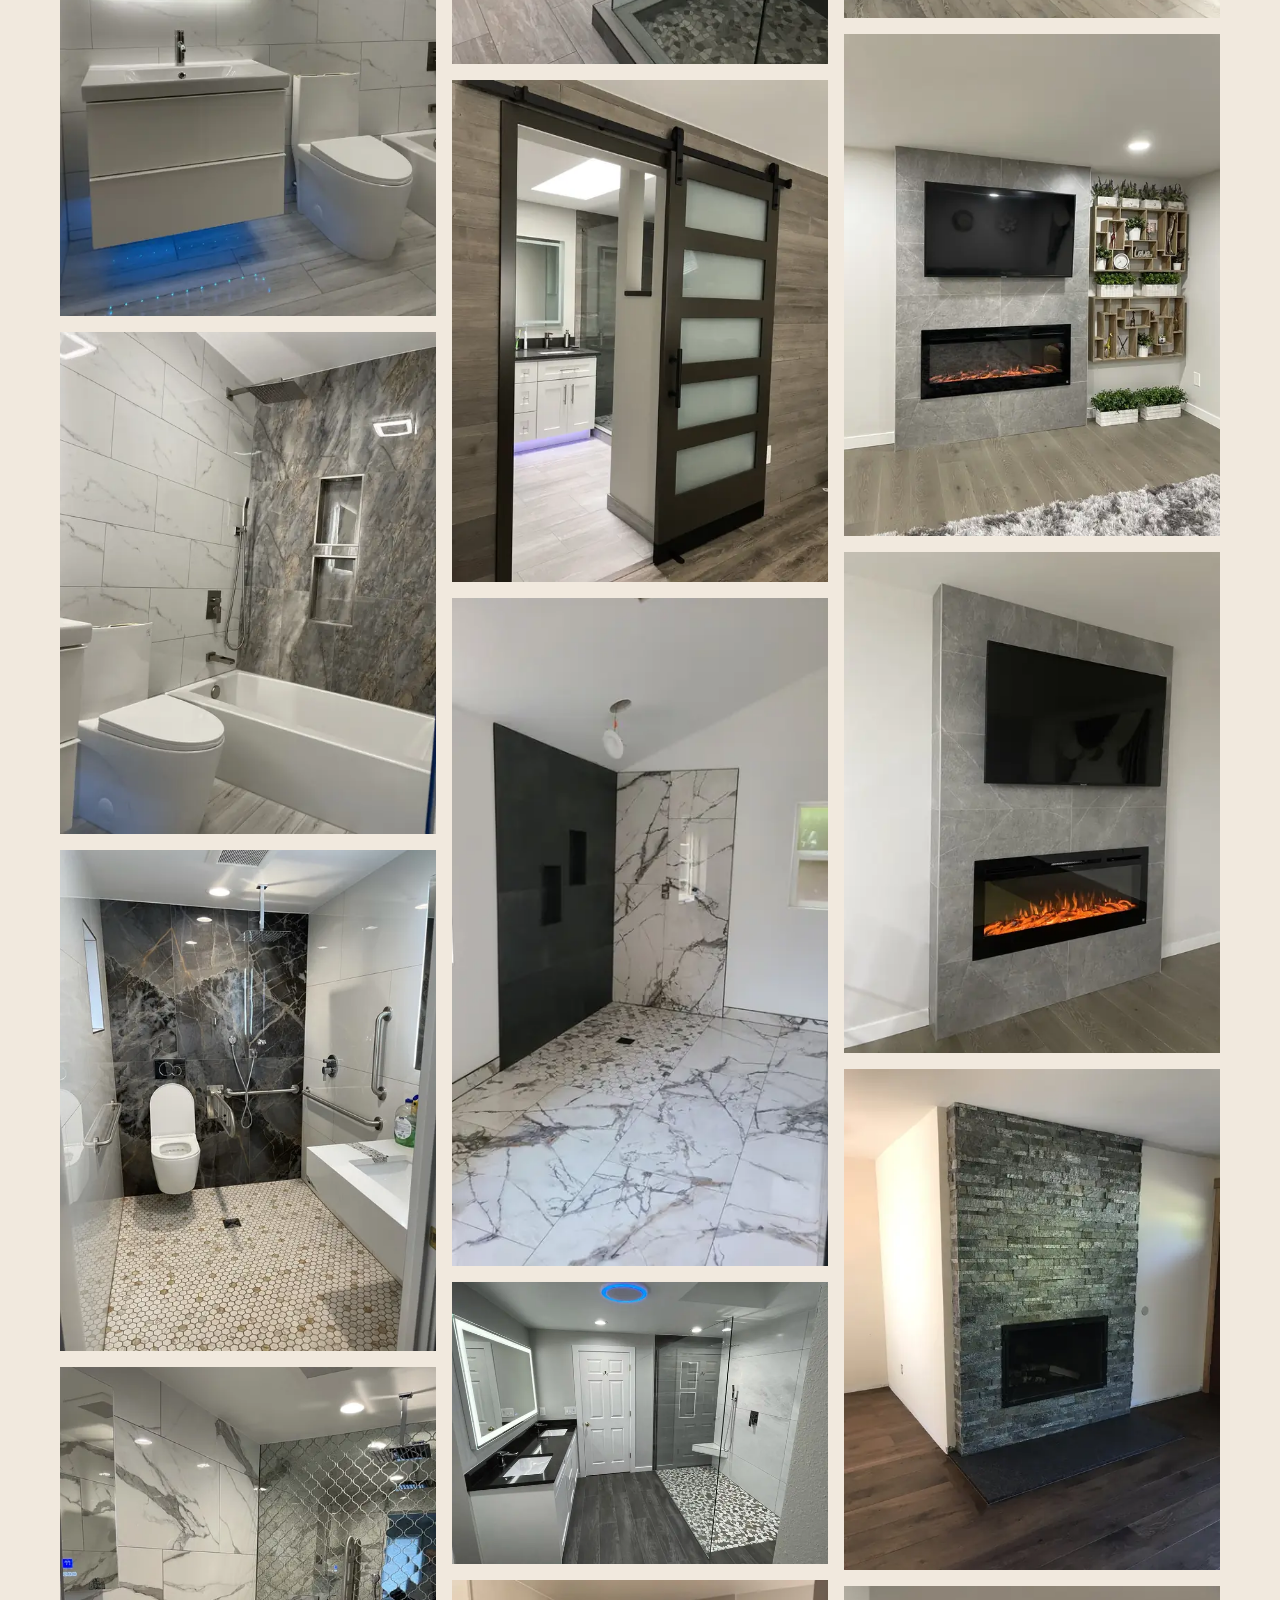
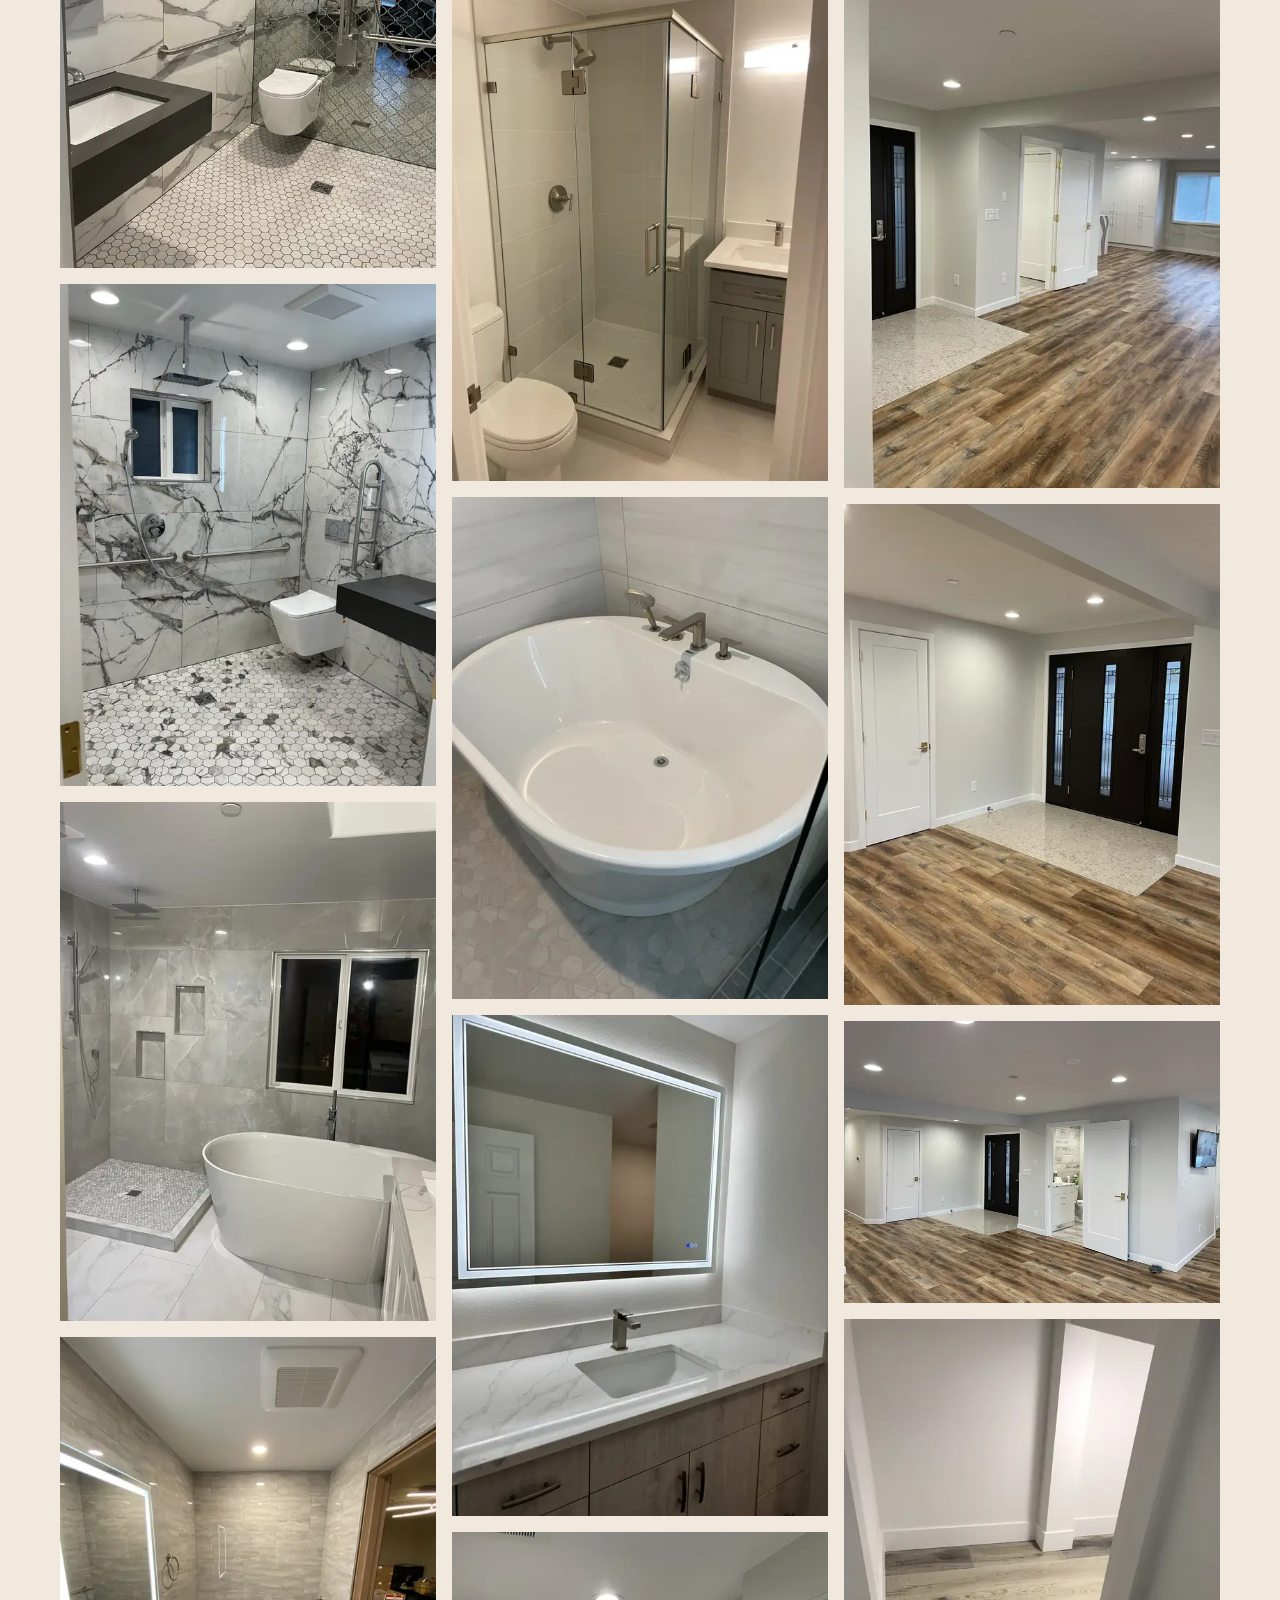
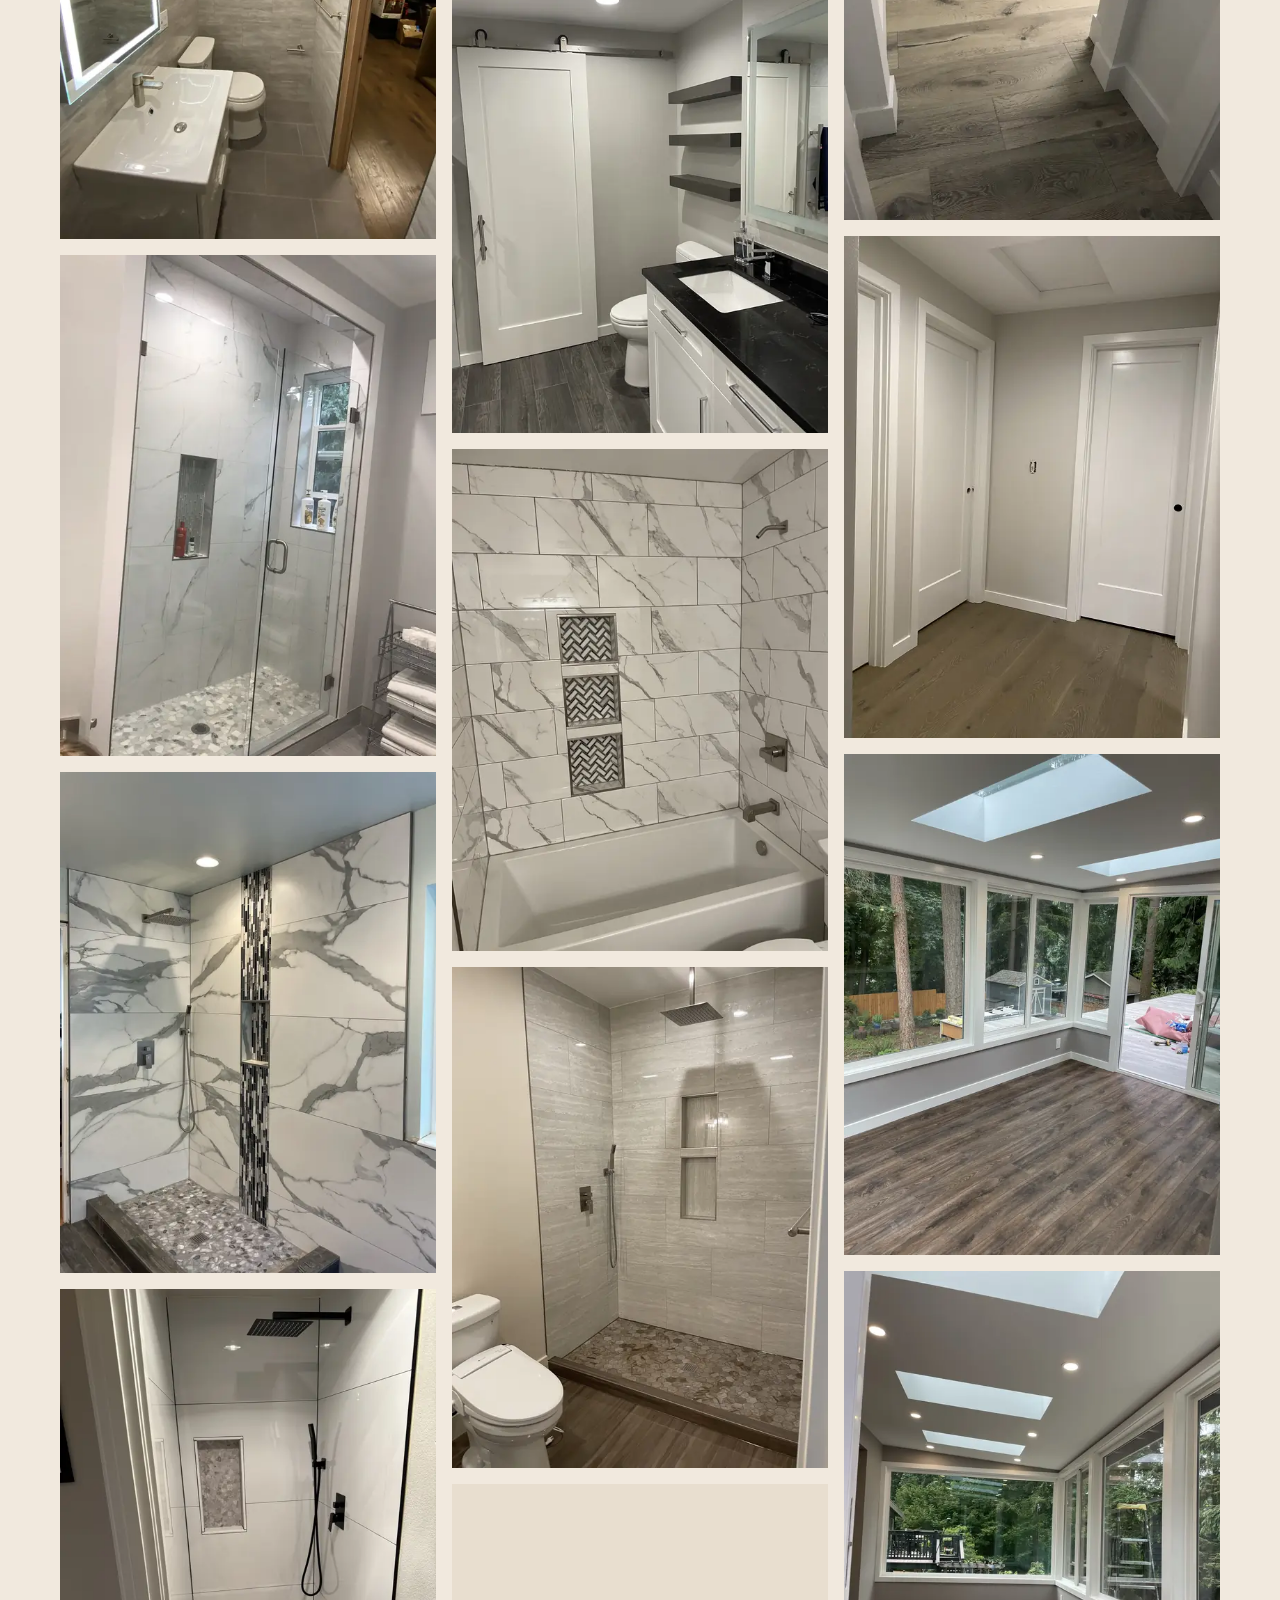
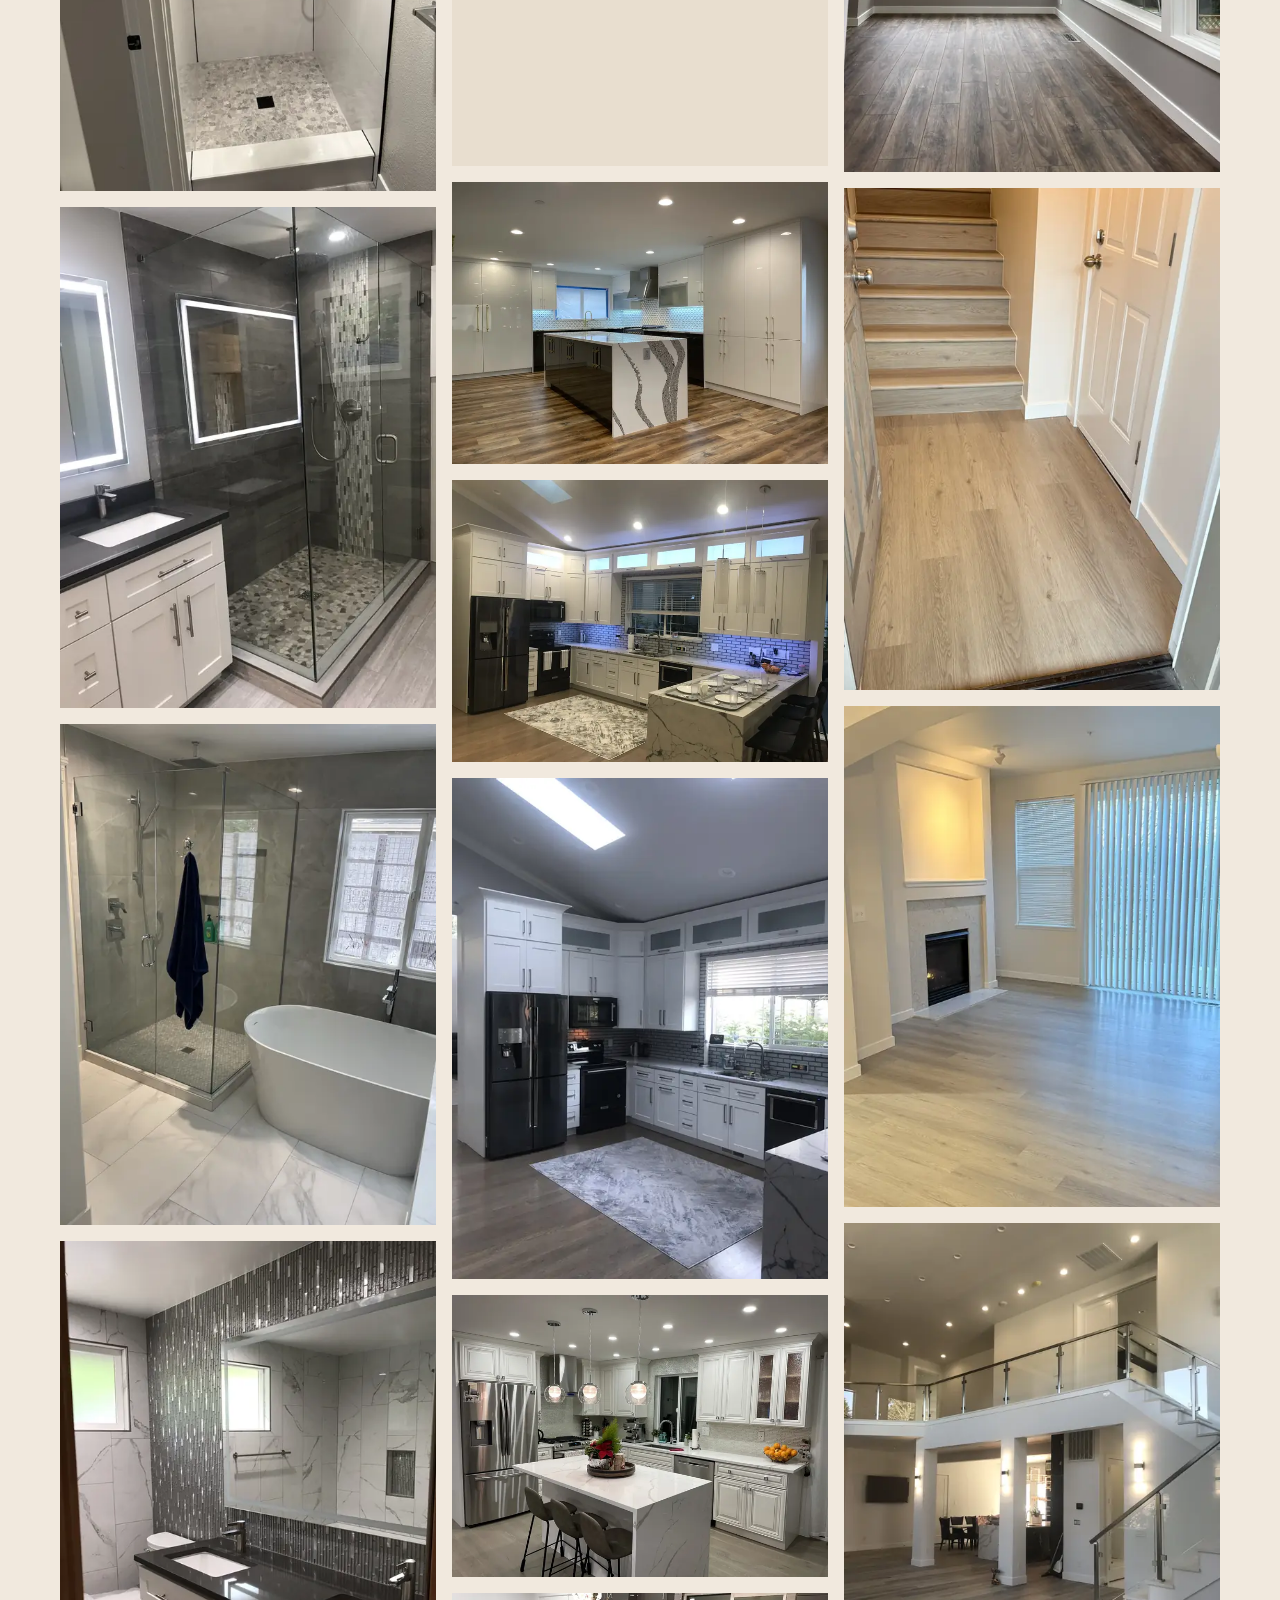
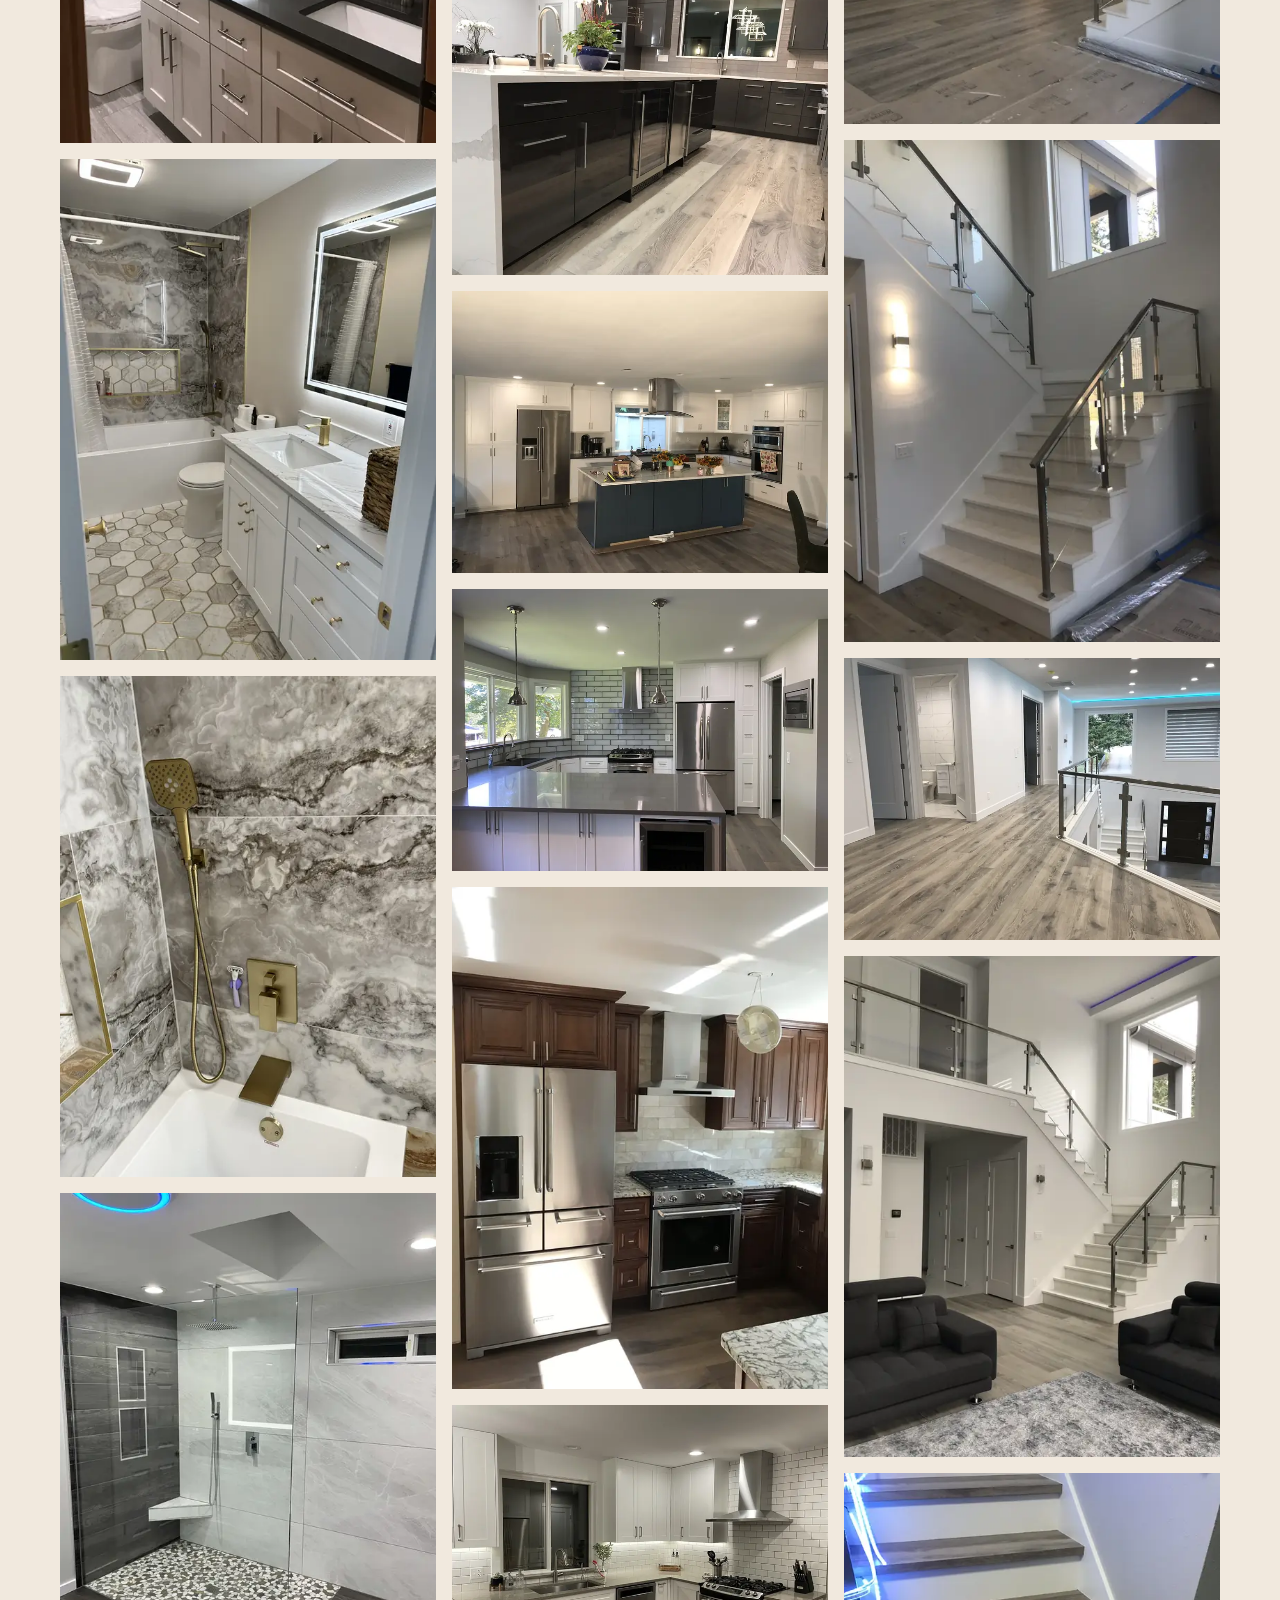
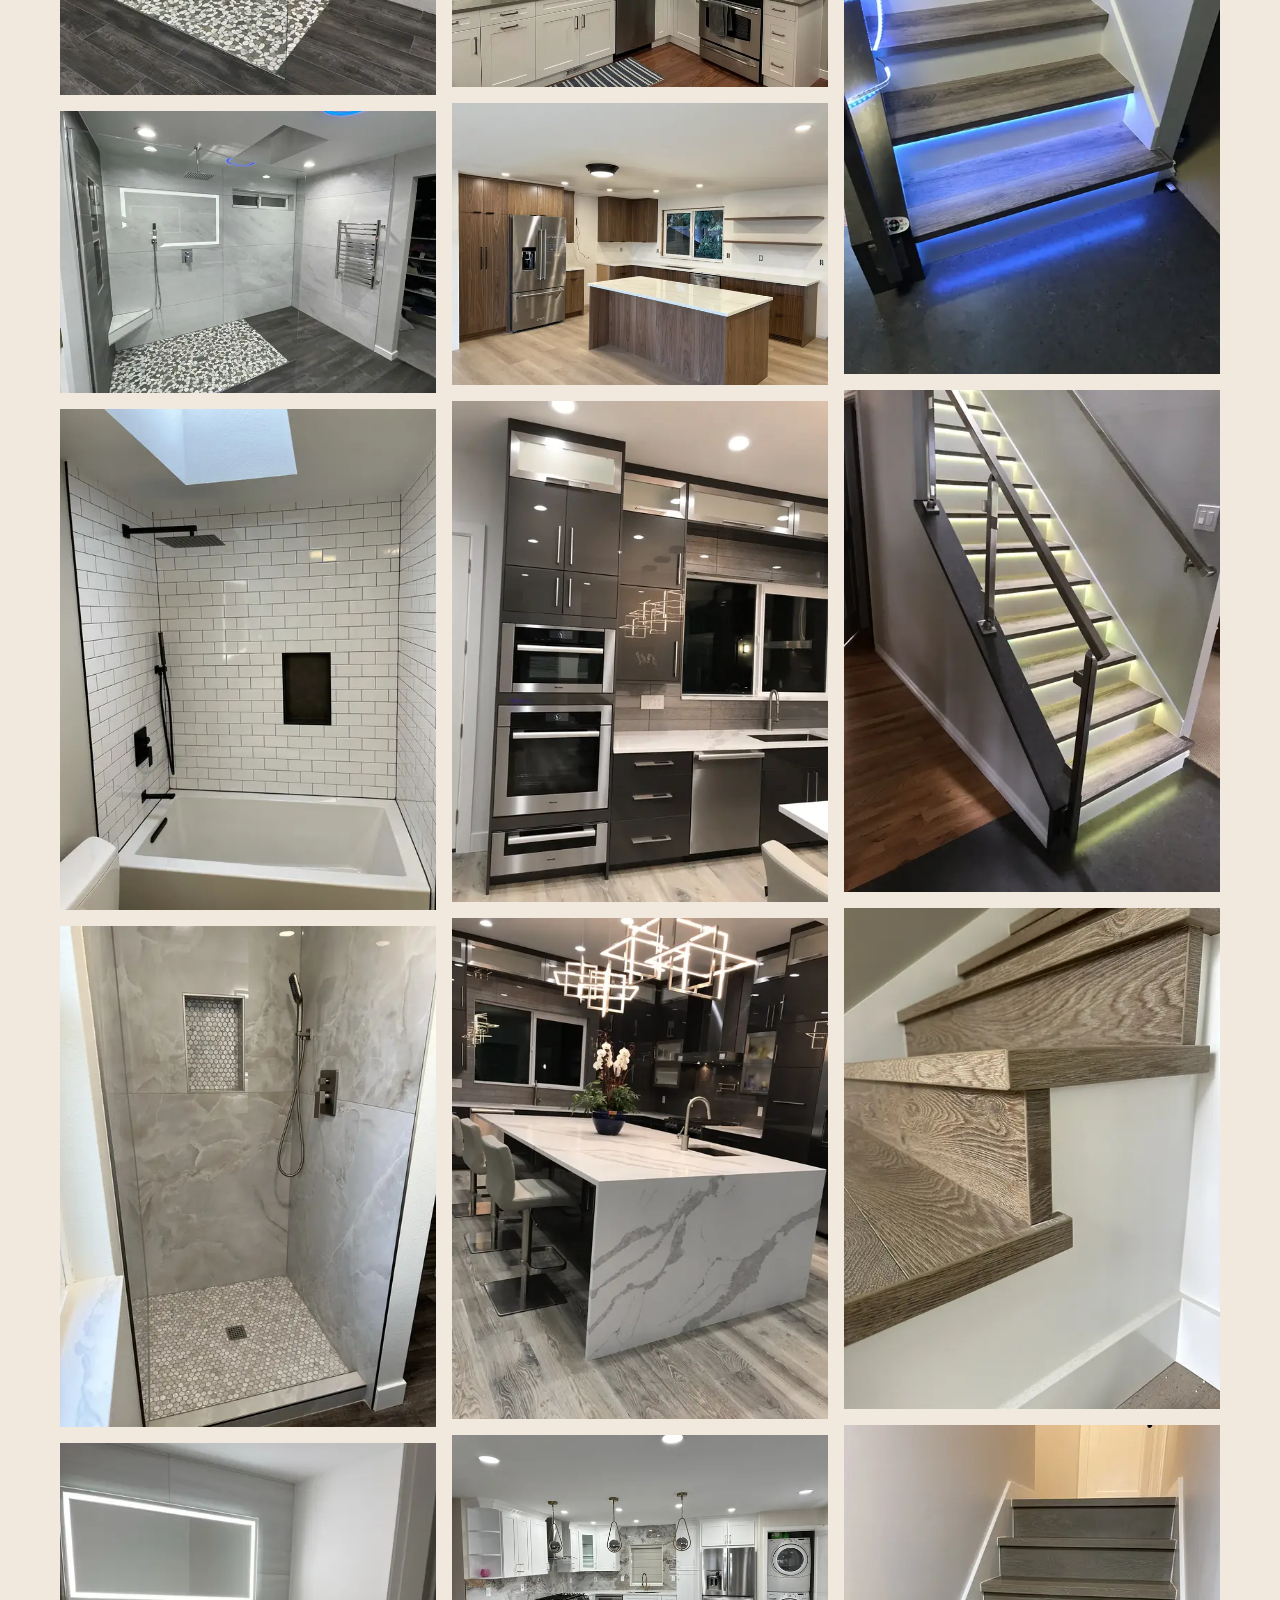
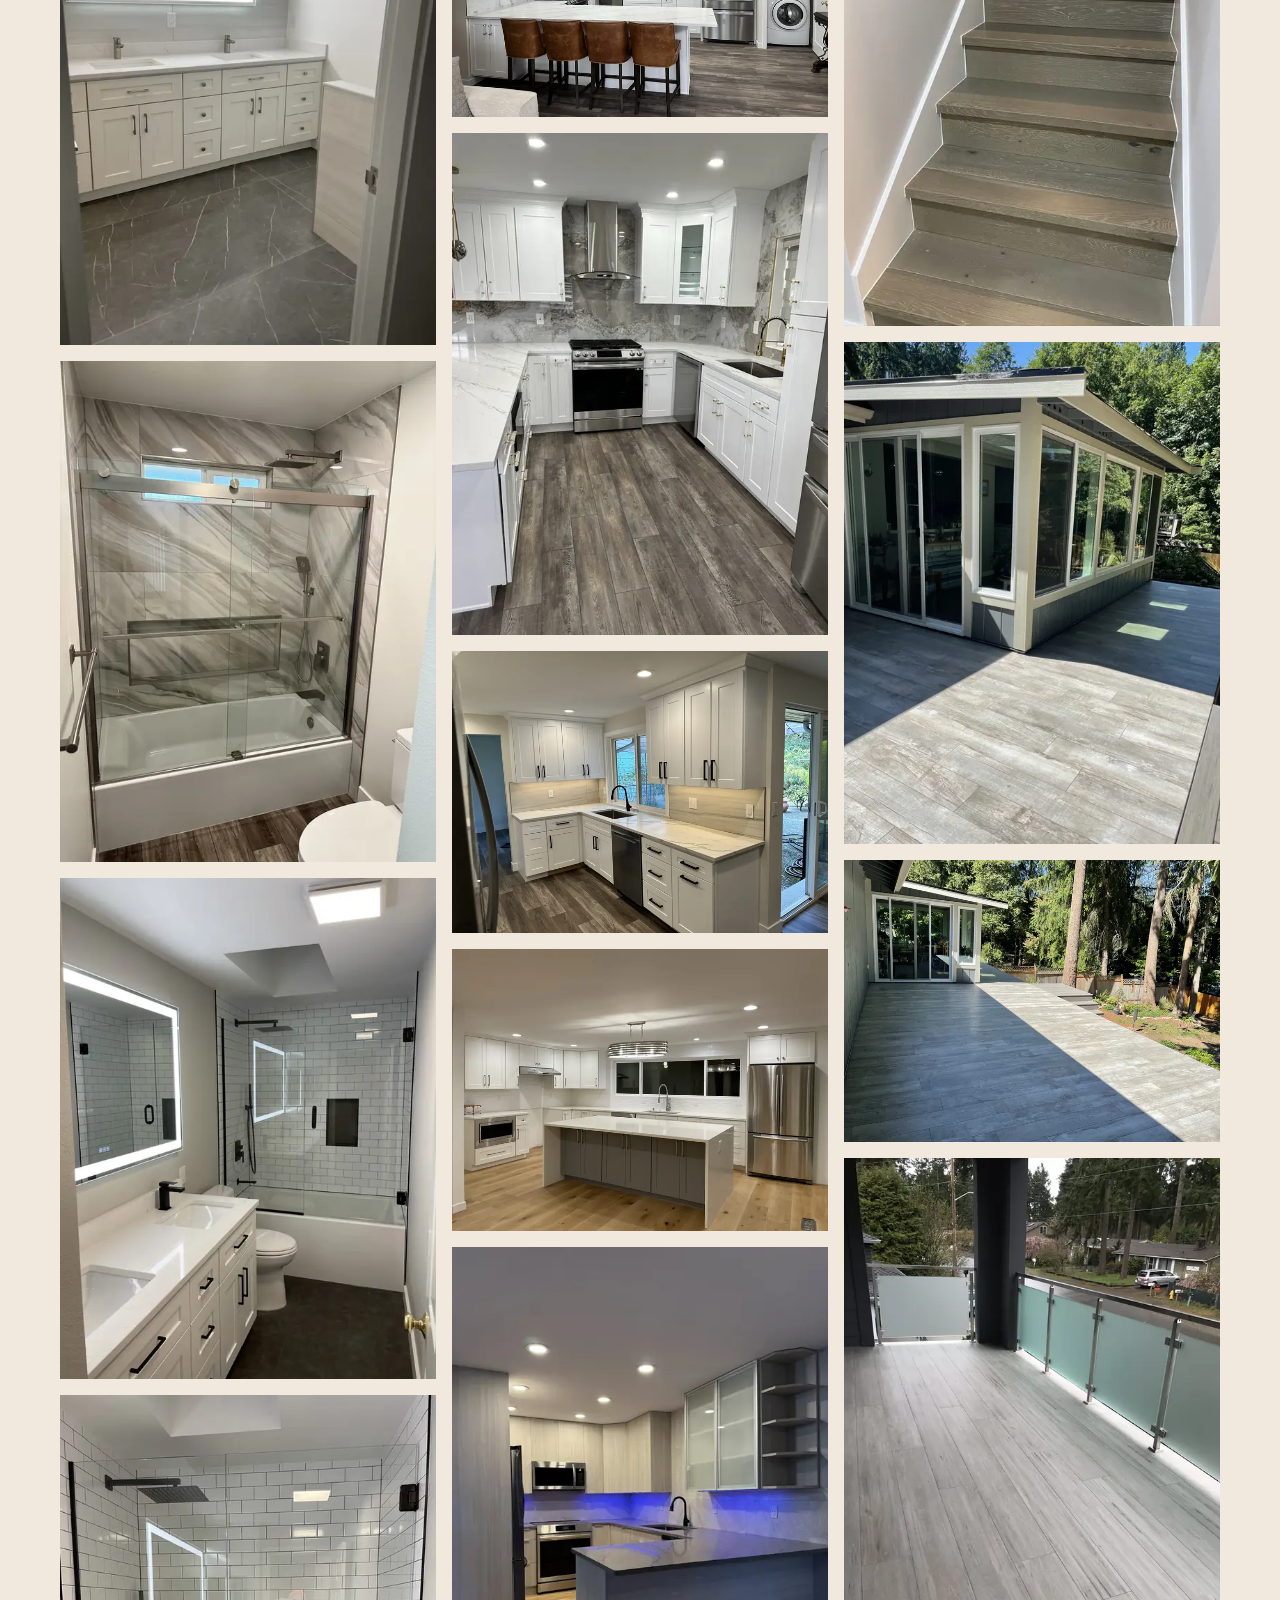
<file: our-work.html>
<!doctype html>
<html lang="en" class="no-js">
<head>
<!-- Google tag (gtag.js) -->
<script async src="https://www.googletagmanager.com/gtag/js?id=G-PRQ7Q142VP"></script>
<script>
  window.dataLayer = window.dataLayer || [];
  function gtag(){dataLayer.push(arguments);}
  gtag('js', new Date());

  gtag('config', 'G-PRQ7Q142VP');
</script>
<meta charset="utf-8">
<meta name="viewport" content="width=device-width, initial-scale=1">
<title>Our Work | Bathroom, Kitchen &amp; Built-In Gallery | LuxBath Charlotte</title>
<meta name="description" content="Browse real LuxBath Charlotte projects: luxury bathrooms, walk-in showers and floating vanities, plus kitchens, custom built-in cabinetry and flooring.">
<link rel="canonical" href="https://luxbathclt.com/our-work/">
<meta property="og:url" content="https://luxbathclt.com/our-work/">
<meta property="og:type" content="website">
<meta property="og:site_name" content="LuxBath Charlotte">
<meta property="og:title" content="Our Work | Bathroom, Kitchen &amp;amp; Built-In Gallery | LuxBath Charlotte">
<meta property="og:description" content="Browse real LuxBath Charlotte projects: luxury bathrooms, walk-in showers and floating vanities, plus kitchens, custom built-in cabinetry and flooring.">
<meta property="og:image" content="https://luxbathclt.com/images/brand/og-image.jpg">
<meta property="og:locale" content="en_US">
<meta name="twitter:card" content="summary_large_image">
<meta name="geo.region" content="US-NC">
<meta name="geo.placename" content="Charlotte">
<meta name="theme-color" content="#F1E9DE">
<link rel="icon" href="favicon.svg" type="image/svg+xml">
<link rel="apple-touch-icon" href="images/brand/apple-touch-icon.png">
<link rel="preconnect" href="https://fonts.googleapis.com">
<link rel="preconnect" href="https://fonts.gstatic.com" crossorigin>
<link rel="stylesheet" href="https://fonts.googleapis.com/css2?family=EB+Garamond:ital,wght@0,400;0,500;0,600;1,400;1,500&amp;family=Manrope:wght@400;500;600;700&amp;display=swap">
<link rel="stylesheet" href="css/styles.css">
<script type="application/ld+json">
{
 "@context": "https://schema.org",
 "@graph": [
  {
   "@type": "HomeAndConstructionBusiness",
   "@id": "https://luxbathclt.com/#business",
   "name": "LuxBath Charlotte",
   "legalName": "LuxBath Charlotte LLC",
   "url": "https://luxbathclt.com/",
   "logo": "https://luxbathclt.com/images/brand/logo-stacked.svg",
   "image": "https://luxbathclt.com/images/brand/og-image.jpg",
   "description": "LuxBath Charlotte is a luxury bathroom remodeling company specializing in high-end, European-style bathrooms in Charlotte, NC: custom walk-in showers, full-tile bathrooms, integrated LED lighting and Schluter and Wedi waterproofing. It also builds kitchens, custom built-in cabinetry and flooring.",
   "slogan": "European craft. Modern luxury bathrooms.",
   "telephone": "+1-206-488-5351",
   "email": "luxbathclt@gmail.com",
   "priceRange": "From $18,000",
   "address": {
    "@type": "PostalAddress",
    "streetAddress": "12579 Forager Place",
    "addressLocality": "Midland",
    "addressRegion": "NC",
    "postalCode": "28107",
    "addressCountry": "US"
   },
   "areaServed": [
    {
     "@type": "City",
     "name": "Charlotte",
     "containedInPlace": {
      "@type": "State",
      "name": "North Carolina"
     }
    },
    {
     "@type": "City",
     "name": "Ballantyne",
     "containedInPlace": {
      "@type": "State",
      "name": "North Carolina"
     }
    },
    {
     "@type": "City",
     "name": "Matthews",
     "containedInPlace": {
      "@type": "State",
      "name": "North Carolina"
     }
    },
    {
     "@type": "City",
     "name": "Mint Hill",
     "containedInPlace": {
      "@type": "State",
      "name": "North Carolina"
     }
    },
    {
     "@type": "City",
     "name": "Indian Trail",
     "containedInPlace": {
      "@type": "State",
      "name": "North Carolina"
     }
    },
    {
     "@type": "City",
     "name": "Weddington",
     "containedInPlace": {
      "@type": "State",
      "name": "North Carolina"
     }
    },
    {
     "@type": "City",
     "name": "Waxhaw",
     "containedInPlace": {
      "@type": "State",
      "name": "North Carolina"
     }
    }
   ],
   "founder": {
    "@id": "https://luxbathclt.com/#eugeniu"
   },
   "knowsAbout": [
    "Bathroom remodeling",
    "Walk-in showers",
    "Curbless showers",
    "Large-format tile installation",
    "Schluter waterproofing",
    "Wedi waterproofing",
    "LED bathroom lighting",
    "Floating vanities",
    "Kitchen remodeling",
    "Built-in cabinetry",
    "Flooring installation"
   ],
   "hasOfferCatalog": {
    "@type": "OfferCatalog",
    "name": "Remodeling services",
    "itemListElement": [
     {
      "@type": "Offer",
      "itemOffered": {
       "@type": "Service",
       "name": "Luxury bathroom remodeling",
       "description": "Complete bathroom transformations from layout to final fixture, custom-designed for each home."
      }
     },
     {
      "@type": "Offer",
      "itemOffered": {
       "@type": "Service",
       "name": "Custom walk-in showers",
       "description": "Curbless and low-threshold walk-in showers with frameless glass, linear drains, built-in niches and benches."
      }
     },
     {
      "@type": "Offer",
      "itemOffered": {
       "@type": "Service",
       "name": "Full-tile bathrooms",
       "description": "Floor-to-ceiling tile installation with large-format porcelain, mitered edges and aligned grout lines."
      }
     },
     {
      "@type": "Offer",
      "itemOffered": {
       "@type": "Service",
       "name": "Integrated LED lighting",
       "description": "Backlit mirrors, lit shower niches and under-vanity toe-kick lighting."
      }
     },
     {
      "@type": "Offer",
      "itemOffered": {
       "@type": "Service",
       "name": "European-style bathroom design",
       "description": "Floating vanities, wall-hung toilets with in-wall carriers and freestanding soaking tubs."
      }
     },
     {
      "@type": "Offer",
      "itemOffered": {
       "@type": "Service",
       "name": "Schluter and Wedi shower waterproofing",
       "description": "Complete Schluter and Wedi waterproofing systems installed on every wet wall and floor before tile."
      }
     },
     {
      "@type": "Offer",
      "itemOffered": {
       "@type": "Service",
       "name": "Kitchen remodeling",
       "description": "Custom cabinetry, quartz waterfall islands, tile backsplashes and lighting."
      }
     },
     {
      "@type": "Offer",
      "itemOffered": {
       "@type": "Service",
       "name": "Built-in cabinetry",
       "description": "Walk-in closets, pantries, media walls, wet bars and fireplace surrounds."
      }
     },
     {
      "@type": "Offer",
      "itemOffered": {
       "@type": "Service",
       "name": "Flooring installation",
       "description": "Hardwood, wide-plank and tile flooring with clean transitions and new trim."
      }
     }
    ]
   },
   "openingHoursSpecification": [
    {
     "@type": "OpeningHoursSpecification",
     "dayOfWeek": [
      "Monday",
      "Tuesday",
      "Wednesday",
      "Thursday",
      "Friday"
     ],
     "opens": "09:00",
     "closes": "17:00"
    },
    {
     "@type": "OpeningHoursSpecification",
     "dayOfWeek": "Saturday",
     "opens": "10:00",
     "closes": "15:00"
    }
   ]
  },
  {
   "@type": "CollectionPage",
   "@id": "https://luxbathclt.com/our-work/#webpage",
   "url": "https://luxbathclt.com/our-work/",
   "name": "Our Work",
   "description": "Photo gallery of LuxBath Charlotte projects: luxury bathrooms, walk-in showers, kitchens, built-in cabinetry and flooring.",
   "isPartOf": {
    "@id": "https://luxbathclt.com/#website"
   },
   "about": {
    "@id": "https://luxbathclt.com/#business"
   },
   "inLanguage": "en-US",
   "primaryImageOfPage": "https://luxbathclt.com/images/gallery/kitchen-gloss-island-chandelier.webp"
  },
  {
   "@type": "BreadcrumbList",
   "itemListElement": [
    {
     "@type": "ListItem",
     "position": 1,
     "name": "Home",
     "item": "https://luxbathclt.com/"
    },
    {
     "@type": "ListItem",
     "position": 2,
     "name": "Our Work",
     "item": "https://luxbathclt.com/our-work/"
    }
   ]
  }
 ]
}
</script>
</head>
<body>
<a class="skip-link" href="#main">Skip to content</a>
<div class="utility">
  <div class="container">
    <span>Now booking free design consultations across Charlotte &amp; surrounding areas</span>
  </div>
</div>
<header class="site-header">
  <div class="container">
    <a class="brand" href="index.html"><img src="images/brand/logo-horizontal.svg" width="318" height="79" alt="LuxBath Charlotte"></a>
    <div class="header-actions">
      <a class="btn btn-dark header-cta" href="contact.html">Free Consultation</a>
      <button class="nav-toggle" type="button" aria-expanded="false" aria-controls="site-nav" aria-label="Menu"><svg viewBox="0 0 24 24" fill="none" stroke="currentColor" stroke-width="1.5" aria-hidden="true"><path d="M3 7h18M3 12h18M3 17h18"/></svg></button>
    </div>
    <nav class="nav" id="site-nav" aria-label="Main">
      <div class="nav-links">
        <a href="our-work.html" aria-current="page">Our Work</a>
        <a href="services.html">Services</a>
        <a href="about.html">About</a>
        <a href="contact.html">Contact</a>
      </div>
      <a class="btn btn-dark" href="contact.html">Book a Free Consultation</a>
    </nav>
  </div>
</header>
<main id="main">

<section class="page-hero on-dark">
  <div class="page-hero-bg"><img src="images/gallery/kitchen-gloss-island-chandelier-sm.webp" srcset="images/gallery/kitchen-gloss-island-chandelier-sm.webp 720w, images/gallery/kitchen-gloss-island-chandelier.webp 1800w" sizes="100vw" width="720" height="540" alt="" fetchpriority="high" decoding="async"></div>
  <div class="container">
    <span class="eyebrow">Our work</span>
    <h1 class="display work-title"><span class="nowrap">Real projects. <em>Real homes.</em></span><br><span class="nowrap">Built by our team.</span></h1>
    <p class="lead">No stock photos. Every image below is a LuxBath project, from spa-grade bathrooms, our specialty, to kitchens, custom built-ins and flooring, all finished with the same precision.</p>
    <div class="btn-row"><a class="btn btn-brass" href="contact.html">Start My Project</a></div>
  </div>
</section>
<section class="section">
  <div class="container">
    <div class="filters" role="group" aria-label="Filter projects by room"><button class="chip" type="button" data-filter="all" aria-pressed="true">All Projects <span class="count">126</span></button><button class="chip" type="button" data-filter="bath" aria-pressed="false">Bathrooms <span class="count">57</span></button><button class="chip" type="button" data-filter="kitchen" aria-pressed="false">Kitchens <span class="count">19</span></button><button class="chip" type="button" data-filter="builtin" aria-pressed="false">Built-Ins &amp; Fireplaces <span class="count">20</span></button><button class="chip" type="button" data-filter="flooring" aria-pressed="false">Flooring &amp; Stairs <span class="count">17</span></button><button class="chip" type="button" data-filter="outdoor" aria-pressed="false">Outdoor Tile <span class="count">7</span></button><button class="chip" type="button" data-filter="process" aria-pressed="false">Behind the Tile <span class="count">6</span></button></div>
    <div class="filters filters-sub" role="group" aria-label="Filter bathrooms" hidden><button class="chip chip-sub" type="button" data-sub="all" aria-pressed="true">All bathrooms</button><button class="chip chip-sub" type="button" data-sub="shower" aria-pressed="false">Walk-In Showers <span class="count">21</span></button><button class="chip chip-sub" type="button" data-sub="tub" aria-pressed="false">Tubs &amp; Soaking <span class="count">14</span></button><button class="chip chip-sub" type="button" data-sub="vanity" aria-pressed="false">Vanities &amp; Lighting <span class="count">9</span></button><button class="chip chip-sub" type="button" data-sub="full" aria-pressed="false">Complete Remodels <span class="count">13</span></button></div>
    <div class="gallery"><figure class="gallery-item" data-group="bath" data-cat="vanity"><button type="button" data-full="images/gallery/marble-suite-led-vanity.webp" aria-label="View larger: Marble-look bathroom with backlit LED mirror and floating double vanity"><img src="images/gallery/marble-suite-led-vanity-sm.webp" srcset="images/gallery/marble-suite-led-vanity-sm.webp 540w, images/gallery/marble-suite-led-vanity.webp 1350w" sizes="(max-width: 640px) 100vw, (max-width: 1000px) 50vw, 400px" width="540" height="720" alt="Marble-look bathroom with backlit LED mirror and floating double vanity" loading="lazy" decoding="async"><span class="tag">Vanities &amp; Lighting</span></button></figure><figure class="gallery-item" data-group="bath" data-cat="shower"><button type="button" data-full="images/gallery/frameless-shower-mosaic-column.webp" aria-label="View larger: Frameless glass shower with rain head and dark mosaic feature column"><img src="images/gallery/frameless-shower-mosaic-column-sm.webp" srcset="images/gallery/frameless-shower-mosaic-column-sm.webp 540w, images/gallery/frameless-shower-mosaic-column.webp 1350w" sizes="(max-width: 640px) 100vw, (max-width: 1000px) 50vw, 400px" width="540" height="720" alt="Frameless glass shower with rain head and dark mosaic feature column" loading="lazy" decoding="async"><span class="tag">Walk-In Showers</span></button></figure><figure class="gallery-item" data-group="bath" data-cat="shower"><button type="button" data-full="images/gallery/glass-enclosed-walk-in-shower.webp" aria-label="View larger: Glass-enclosed walk-in shower with corner bench and mosaic floor"><img src="images/gallery/glass-enclosed-walk-in-shower-sm.webp" srcset="images/gallery/glass-enclosed-walk-in-shower-sm.webp 540w, images/gallery/glass-enclosed-walk-in-shower.webp 1350w" sizes="(max-width: 640px) 100vw, (max-width: 1000px) 50vw, 400px" width="540" height="720" alt="Glass-enclosed walk-in shower with corner bench and mosaic floor" loading="lazy" decoding="async"><span class="tag">Walk-In Showers</span></button></figure><figure class="gallery-item" data-group="bath" data-cat="vanity"><button type="button" data-full="images/gallery/floating-vanity-toe-kick-light.webp" aria-label="View larger: Floating vanity with LED toe-kick lighting and illuminated mirror"><img src="images/gallery/floating-vanity-toe-kick-light-sm.webp" srcset="images/gallery/floating-vanity-toe-kick-light-sm.webp 540w, images/gallery/floating-vanity-toe-kick-light.webp 1350w" sizes="(max-width: 640px) 100vw, (max-width: 1000px) 50vw, 400px" width="540" height="720" alt="Floating vanity with LED toe-kick lighting and illuminated mirror" loading="lazy" decoding="async"><span class="tag">Vanities &amp; Lighting</span></button></figure><figure class="gallery-item" data-group="bath" data-cat="tub"><button type="button" data-full="images/gallery/freestanding-tub-open-shower.webp" aria-label="View larger: Freestanding soaking tub beside an open marble shower"><img src="images/gallery/freestanding-tub-open-shower-sm.webp" srcset="images/gallery/freestanding-tub-open-shower-sm.webp 720w, images/gallery/freestanding-tub-open-shower.webp 1800w" sizes="(max-width: 640px) 100vw, (max-width: 1000px) 50vw, 400px" width="720" height="540" alt="Freestanding soaking tub beside an open marble shower" loading="lazy" decoding="async"><span class="tag">Tubs &amp; Soaking</span></button></figure><figure class="gallery-item" data-group="bath" data-cat="full"><button type="button" data-full="images/gallery/slate-feature-wall-wall-hung.webp" aria-label="View larger: Dark slate feature wall with wall-hung fixtures and walk-in shower"><img src="images/gallery/slate-feature-wall-wall-hung-sm.webp" srcset="images/gallery/slate-feature-wall-wall-hung-sm.webp 720w, images/gallery/slate-feature-wall-wall-hung.webp 1800w" sizes="(max-width: 640px) 100vw, (max-width: 1000px) 50vw, 400px" width="720" height="540" alt="Dark slate feature wall with wall-hung fixtures and walk-in shower" loading="lazy" decoding="async"><span class="tag">Complete Remodels</span></button></figure><figure class="gallery-item" data-group="bath" data-cat="shower"><button type="button" data-full="images/gallery/wood-look-tile-steam-shower.webp" aria-label="View larger: Wood-look porcelain shower with twin niches and mosaic accent strip"><img src="images/gallery/wood-look-tile-steam-shower-sm.webp" srcset="images/gallery/wood-look-tile-steam-shower-sm.webp 540w, images/gallery/wood-look-tile-steam-shower.webp 1350w" sizes="(max-width: 640px) 100vw, (max-width: 1000px) 50vw, 400px" width="540" height="720" alt="Wood-look porcelain shower with twin niches and mosaic accent strip" loading="lazy" decoding="async"><span class="tag">Walk-In Showers</span></button></figure><figure class="gallery-item" data-group="bath" data-cat="tub"><button type="button" data-full="images/gallery/wood-look-suite-freestanding-tub.webp" aria-label="View larger: Freestanding tub framed in wood-look porcelain tile"><img src="images/gallery/wood-look-suite-freestanding-tub-sm.webp" srcset="images/gallery/wood-look-suite-freestanding-tub-sm.webp 540w, images/gallery/wood-look-suite-freestanding-tub.webp 1350w" sizes="(max-width: 640px) 100vw, (max-width: 1000px) 50vw, 400px" width="540" height="720" alt="Freestanding tub framed in wood-look porcelain tile" loading="lazy" decoding="async"><span class="tag">Tubs &amp; Soaking</span></button></figure><figure class="gallery-item" data-group="bath" data-cat="vanity"><button type="button" data-full="images/gallery/floating-vanity-backlit-mirror.webp" aria-label="View larger: Floating vanity with blue under-glow and backlit mirror"><img src="images/gallery/floating-vanity-backlit-mirror-sm.webp" srcset="images/gallery/floating-vanity-backlit-mirror-sm.webp 540w, images/gallery/floating-vanity-backlit-mirror.webp 1350w" sizes="(max-width: 640px) 100vw, (max-width: 1000px) 50vw, 400px" width="540" height="720" alt="Floating vanity with blue under-glow and backlit mirror" loading="lazy" decoding="async"><span class="tag">Vanities &amp; Lighting</span></button></figure><figure class="gallery-item" data-group="bath" data-cat="tub"><button type="button" data-full="images/gallery/stone-feature-wall-tub.webp" aria-label="View larger: Tub and shower with dramatic stone feature wall and lit niche"><img src="images/gallery/stone-feature-wall-tub-sm.webp" srcset="images/gallery/stone-feature-wall-tub-sm.webp 540w, images/gallery/stone-feature-wall-tub.webp 1350w" sizes="(max-width: 640px) 100vw, (max-width: 1000px) 50vw, 400px" width="540" height="720" alt="Tub and shower with dramatic stone feature wall and lit niche" loading="lazy" decoding="async"><span class="tag">Tubs &amp; Soaking</span></button></figure><figure class="gallery-item" data-group="bath" data-cat="shower"><button type="button" data-full="images/gallery/curbless-shower-stone-slab.webp" aria-label="View larger: Curbless shower with stone-look slab wall and wall-hung toilet"><img src="images/gallery/curbless-shower-stone-slab-sm.webp" srcset="images/gallery/curbless-shower-stone-slab-sm.webp 540w, images/gallery/curbless-shower-stone-slab.webp 1350w" sizes="(max-width: 640px) 100vw, (max-width: 1000px) 50vw, 400px" width="540" height="720" alt="Curbless shower with stone-look slab wall and wall-hung toilet" loading="lazy" decoding="async"><span class="tag">Walk-In Showers</span></button></figure><figure class="gallery-item" data-group="bath" data-cat="full"><button type="button" data-full="images/gallery/mirror-tile-accessible-suite.webp" aria-label="View larger: Accessible bathroom with floating stone vanity and mirrored tile wall"><img src="images/gallery/mirror-tile-accessible-suite-sm.webp" srcset="images/gallery/mirror-tile-accessible-suite-sm.webp 540w, images/gallery/mirror-tile-accessible-suite.webp 1350w" sizes="(max-width: 640px) 100vw, (max-width: 1000px) 50vw, 400px" width="540" height="720" alt="Accessible bathroom with floating stone vanity and mirrored tile wall" loading="lazy" decoding="async"><span class="tag">Complete Remodels</span></button></figure><figure class="gallery-item" data-group="bath" data-cat="shower"><button type="button" data-full="images/gallery/curbless-marble-wet-room.webp" aria-label="View larger: Curbless marble wet room with rain shower and pebble floor"><img src="images/gallery/curbless-marble-wet-room-sm.webp" srcset="images/gallery/curbless-marble-wet-room-sm.webp 540w, images/gallery/curbless-marble-wet-room.webp 1350w" sizes="(max-width: 640px) 100vw, (max-width: 1000px) 50vw, 400px" width="540" height="720" alt="Curbless marble wet room with rain shower and pebble floor" loading="lazy" decoding="async"><span class="tag">Walk-In Showers</span></button></figure><figure class="gallery-item" data-group="bath" data-cat="tub"><button type="button" data-full="images/gallery/soaking-tub-walk-in-shower.webp" aria-label="View larger: Freestanding tub in front of a walk-in shower with stacked niches"><img src="images/gallery/soaking-tub-walk-in-shower-sm.webp" srcset="images/gallery/soaking-tub-walk-in-shower-sm.webp 521w, images/gallery/soaking-tub-walk-in-shower.webp 1302w" sizes="(max-width: 640px) 100vw, (max-width: 1000px) 50vw, 400px" width="521" height="720" alt="Freestanding tub in front of a walk-in shower with stacked niches" loading="lazy" decoding="async"><span class="tag">Tubs &amp; Soaking</span></button></figure><figure class="gallery-item" data-group="bath" data-cat="full"><button type="button" data-full="images/gallery/compact-bath-led-mirror.webp" aria-label="View larger: Compact bathroom with LED mirror and floating sink"><img src="images/gallery/compact-bath-led-mirror-sm.webp" srcset="images/gallery/compact-bath-led-mirror-sm.webp 540w, images/gallery/compact-bath-led-mirror.webp 1350w" sizes="(max-width: 640px) 100vw, (max-width: 1000px) 50vw, 400px" width="540" height="720" alt="Compact bathroom with LED mirror and floating sink" loading="lazy" decoding="async"><span class="tag">Complete Remodels</span></button></figure><figure class="gallery-item" data-group="bath" data-cat="shower"><button type="button" data-full="images/gallery/glass-shower-marble-niche.webp" aria-label="View larger: Frameless glass shower with marble walls and recessed niche"><img src="images/gallery/glass-shower-marble-niche-sm.webp" srcset="images/gallery/glass-shower-marble-niche-sm.webp 540w, images/gallery/glass-shower-marble-niche.webp 1350w" sizes="(max-width: 640px) 100vw, (max-width: 1000px) 50vw, 400px" width="540" height="720" alt="Frameless glass shower with marble walls and recessed niche" loading="lazy" decoding="async"><span class="tag">Walk-In Showers</span></button></figure><figure class="gallery-item" data-group="bath" data-cat="shower"><button type="button" data-full="images/gallery/marble-shower-mosaic-strip.webp" aria-label="View larger: Large-format marble shower with vertical glass mosaic strip"><img src="images/gallery/marble-shower-mosaic-strip-sm.webp" srcset="images/gallery/marble-shower-mosaic-strip-sm.webp 540w, images/gallery/marble-shower-mosaic-strip.webp 1350w" sizes="(max-width: 640px) 100vw, (max-width: 1000px) 50vw, 400px" width="540" height="720" alt="Large-format marble shower with vertical glass mosaic strip" loading="lazy" decoding="async"><span class="tag">Walk-In Showers</span></button></figure><figure class="gallery-item" data-group="bath" data-cat="shower"><button type="button" data-full="images/gallery/matte-black-fixtures-shower.webp" aria-label="View larger: Walk-in shower with matte black fixtures and stone niche"><img src="images/gallery/matte-black-fixtures-shower-sm.webp" srcset="images/gallery/matte-black-fixtures-shower-sm.webp 540w, images/gallery/matte-black-fixtures-shower.webp 1350w" sizes="(max-width: 640px) 100vw, (max-width: 1000px) 50vw, 400px" width="540" height="720" alt="Walk-in shower with matte black fixtures and stone niche" loading="lazy" decoding="async"><span class="tag">Walk-In Showers</span></button></figure><figure class="gallery-item" data-group="bath" data-cat="full"><button type="button" data-full="images/gallery/charcoal-tile-led-mirror-suite.webp" aria-label="View larger: Charcoal tile shower beside a double vanity with LED mirror"><img src="images/gallery/charcoal-tile-led-mirror-suite-sm.webp" srcset="images/gallery/charcoal-tile-led-mirror-suite-sm.webp 540w, images/gallery/charcoal-tile-led-mirror-suite.webp 1350w" sizes="(max-width: 640px) 100vw, (max-width: 1000px) 50vw, 400px" width="540" height="720" alt="Charcoal tile shower beside a double vanity with LED mirror" loading="lazy" decoding="async"><span class="tag">Complete Remodels</span></button></figure><figure class="gallery-item" data-group="bath" data-cat="tub"><button type="button" data-full="images/gallery/glass-shower-freestanding-tub.webp" aria-label="View larger: Glass shower enclosure next to a freestanding soaking tub"><img src="images/gallery/glass-shower-freestanding-tub-sm.webp" srcset="images/gallery/glass-shower-freestanding-tub-sm.webp 540w, images/gallery/glass-shower-freestanding-tub.webp 1350w" sizes="(max-width: 640px) 100vw, (max-width: 1000px) 50vw, 400px" width="540" height="720" alt="Glass shower enclosure next to a freestanding soaking tub" loading="lazy" decoding="async"><span class="tag">Tubs &amp; Soaking</span></button></figure><figure class="gallery-item" data-group="bath" data-cat="vanity"><button type="button" data-full="images/gallery/double-vanity-black-quartz.webp" aria-label="View larger: Double vanity with black quartz top and mosaic accent wall"><img src="images/gallery/double-vanity-black-quartz-sm.webp" srcset="images/gallery/double-vanity-black-quartz-sm.webp 540w, images/gallery/double-vanity-black-quartz.webp 1350w" sizes="(max-width: 640px) 100vw, (max-width: 1000px) 50vw, 400px" width="540" height="720" alt="Double vanity with black quartz top and mosaic accent wall" loading="lazy" decoding="async"><span class="tag">Vanities &amp; Lighting</span></button></figure><figure class="gallery-item" data-group="bath" data-cat="full"><button type="button" data-full="images/gallery/hex-floor-led-mirror.webp" aria-label="View larger: Bathroom with hexagon marble floor, LED mirror and tiled tub"><img src="images/gallery/hex-floor-led-mirror-sm.webp" srcset="images/gallery/hex-floor-led-mirror-sm.webp 540w, images/gallery/hex-floor-led-mirror.webp 1350w" sizes="(max-width: 640px) 100vw, (max-width: 1000px) 50vw, 400px" width="540" height="720" alt="Bathroom with hexagon marble floor, LED mirror and tiled tub" loading="lazy" decoding="async"><span class="tag">Complete Remodels</span></button></figure><figure class="gallery-item" data-group="bath" data-cat="tub"><button type="button" data-full="images/gallery/brushed-gold-fixtures-tub.webp" aria-label="View larger: Brushed-gold tub fixtures against veined marble tile"><img src="images/gallery/brushed-gold-fixtures-tub-sm.webp" srcset="images/gallery/brushed-gold-fixtures-tub-sm.webp 540w, images/gallery/brushed-gold-fixtures-tub.webp 1350w" sizes="(max-width: 640px) 100vw, (max-width: 1000px) 50vw, 400px" width="540" height="720" alt="Brushed-gold tub fixtures against veined marble tile" loading="lazy" decoding="async"><span class="tag">Tubs &amp; Soaking</span></button></figure><figure class="gallery-item" data-group="bath" data-cat="shower"><button type="button" data-full="images/gallery/walk-in-shower-pebble-floor.webp" aria-label="View larger: Walk-in shower with river-pebble floor and floating bench"><img src="images/gallery/walk-in-shower-pebble-floor-sm.webp" srcset="images/gallery/walk-in-shower-pebble-floor-sm.webp 540w, images/gallery/walk-in-shower-pebble-floor.webp 1350w" sizes="(max-width: 640px) 100vw, (max-width: 1000px) 50vw, 400px" width="540" height="720" alt="Walk-in shower with river-pebble floor and floating bench" loading="lazy" decoding="async"><span class="tag">Walk-In Showers</span></button></figure><figure class="gallery-item" data-group="bath" data-cat="shower"><button type="button" data-full="images/gallery/open-shower-heated-towel-rail.webp" aria-label="View larger: Open shower with lit niche, heated towel rail and skylight"><img src="images/gallery/open-shower-heated-towel-rail-sm.webp" srcset="images/gallery/open-shower-heated-towel-rail-sm.webp 720w, images/gallery/open-shower-heated-towel-rail.webp 1800w" sizes="(max-width: 640px) 100vw, (max-width: 1000px) 50vw, 400px" width="720" height="540" alt="Open shower with lit niche, heated towel rail and skylight" loading="lazy" decoding="async"><span class="tag">Walk-In Showers</span></button></figure><figure class="gallery-item" data-group="bath" data-cat="tub"><button type="button" data-full="images/gallery/subway-tile-black-fixtures-tub.webp" aria-label="View larger: Subway-tile tub surround with matte black rain shower"><img src="images/gallery/subway-tile-black-fixtures-tub-sm.webp" srcset="images/gallery/subway-tile-black-fixtures-tub-sm.webp 540w, images/gallery/subway-tile-black-fixtures-tub.webp 1350w" sizes="(max-width: 640px) 100vw, (max-width: 1000px) 50vw, 400px" width="540" height="720" alt="Subway-tile tub surround with matte black rain shower" loading="lazy" decoding="async"><span class="tag">Tubs &amp; Soaking</span></button></figure><figure class="gallery-item" data-group="bath" data-cat="shower"><button type="button" data-full="images/gallery/porcelain-shower-hex-mosaic.webp" aria-label="View larger: Large-format porcelain shower with hex mosaic floor and niche"><img src="images/gallery/porcelain-shower-hex-mosaic-sm.webp" srcset="images/gallery/porcelain-shower-hex-mosaic-sm.webp 540w, images/gallery/porcelain-shower-hex-mosaic.webp 1350w" sizes="(max-width: 640px) 100vw, (max-width: 1000px) 50vw, 400px" width="540" height="720" alt="Large-format porcelain shower with hex mosaic floor and niche" loading="lazy" decoding="async"><span class="tag">Walk-In Showers</span></button></figure><figure class="gallery-item" data-group="bath" data-cat="vanity"><button type="button" data-full="images/gallery/led-mirror-double-vanity.webp" aria-label="View larger: Double vanity under a wide backlit LED mirror"><img src="images/gallery/led-mirror-double-vanity-sm.webp" srcset="images/gallery/led-mirror-double-vanity-sm.webp 540w, images/gallery/led-mirror-double-vanity.webp 1350w" sizes="(max-width: 640px) 100vw, (max-width: 1000px) 50vw, 400px" width="540" height="720" alt="Double vanity under a wide backlit LED mirror" loading="lazy" decoding="async"><span class="tag">Vanities &amp; Lighting</span></button></figure><figure class="gallery-item" data-group="bath" data-cat="tub"><button type="button" data-full="images/gallery/veined-tile-glass-tub.webp" aria-label="View larger: Tub with sliding glass doors and sweeping veined tile"><img src="images/gallery/veined-tile-glass-tub-sm.webp" srcset="images/gallery/veined-tile-glass-tub-sm.webp 540w, images/gallery/veined-tile-glass-tub.webp 1350w" sizes="(max-width: 640px) 100vw, (max-width: 1000px) 50vw, 400px" width="540" height="720" alt="Tub with sliding glass doors and sweeping veined tile" loading="lazy" decoding="async"><span class="tag">Tubs &amp; Soaking</span></button></figure><figure class="gallery-item" data-group="bath" data-cat="full"><button type="button" data-full="images/gallery/black-white-led-suite.webp" aria-label="View larger: White and black bathroom with LED mirror and glass tub shower"><img src="images/gallery/black-white-led-suite-sm.webp" srcset="images/gallery/black-white-led-suite-sm.webp 540w, images/gallery/black-white-led-suite.webp 1350w" sizes="(max-width: 640px) 100vw, (max-width: 1000px) 50vw, 400px" width="540" height="720" alt="White and black bathroom with LED mirror and glass tub shower" loading="lazy" decoding="async"><span class="tag">Complete Remodels</span></button></figure><figure class="gallery-item" data-group="bath" data-cat="tub"><button type="button" data-full="images/gallery/subway-tub-glass-panel.webp" aria-label="View larger: Subway-tile tub with glass panel and lit niche"><img src="images/gallery/subway-tub-glass-panel-sm.webp" srcset="images/gallery/subway-tub-glass-panel-sm.webp 540w, images/gallery/subway-tub-glass-panel.webp 1350w" sizes="(max-width: 640px) 100vw, (max-width: 1000px) 50vw, 400px" width="540" height="720" alt="Subway-tile tub with glass panel and lit niche" loading="lazy" decoding="async"><span class="tag">Tubs &amp; Soaking</span></button></figure><figure class="gallery-item" data-group="bath" data-cat="vanity"><button type="button" data-full="images/gallery/wall-hung-toilet-floating-vanity.webp" aria-label="View larger: Floating vanity, wall-hung toilet and backlit mirror"><img src="images/gallery/wall-hung-toilet-floating-vanity-sm.webp" srcset="images/gallery/wall-hung-toilet-floating-vanity-sm.webp 540w, images/gallery/wall-hung-toilet-floating-vanity.webp 1350w" sizes="(max-width: 640px) 100vw, (max-width: 1000px) 50vw, 400px" width="540" height="720" alt="Floating vanity, wall-hung toilet and backlit mirror" loading="lazy" decoding="async"><span class="tag">Vanities &amp; Lighting</span></button></figure><figure class="gallery-item" data-group="bath" data-cat="full"><button type="button" data-full="images/gallery/blue-tile-double-vanity-suite.webp" aria-label="View larger: Primary suite with blue tile shower and long double vanity"><img src="images/gallery/blue-tile-double-vanity-suite-sm.webp" srcset="images/gallery/blue-tile-double-vanity-suite-sm.webp 540w, images/gallery/blue-tile-double-vanity-suite.webp 1350w" sizes="(max-width: 640px) 100vw, (max-width: 1000px) 50vw, 400px" width="540" height="720" alt="Primary suite with blue tile shower and long double vanity" loading="lazy" decoding="async"><span class="tag">Complete Remodels</span></button></figure><figure class="gallery-item" data-group="bath" data-cat="shower"><button type="button" data-full="images/gallery/blue-glass-tile-shower.webp" aria-label="View larger: Blue glass-tile shower with three lit niches"><img src="images/gallery/blue-glass-tile-shower-sm.webp" srcset="images/gallery/blue-glass-tile-shower-sm.webp 540w, images/gallery/blue-glass-tile-shower.webp 1350w" sizes="(max-width: 640px) 100vw, (max-width: 1000px) 50vw, 400px" width="540" height="720" alt="Blue glass-tile shower with three lit niches" loading="lazy" decoding="async"><span class="tag">Walk-In Showers</span></button></figure><figure class="gallery-item" data-group="bath" data-cat="shower"><button type="button" data-full="images/gallery/frameless-corner-shower.webp" aria-label="View larger: Frameless corner shower with matte black hardware"><img src="images/gallery/frameless-corner-shower-sm.webp" srcset="images/gallery/frameless-corner-shower-sm.webp 540w, images/gallery/frameless-corner-shower.webp 1350w" sizes="(max-width: 640px) 100vw, (max-width: 1000px) 50vw, 400px" width="540" height="720" alt="Frameless corner shower with matte black hardware" loading="lazy" decoding="async"><span class="tag">Walk-In Showers</span></button></figure><figure class="gallery-item" data-group="bath" data-cat="full"><button type="button" data-full="images/gallery/tiled-tub-floating-vanity.webp" aria-label="View larger: Tiled tub surround with floating vanity"><img src="images/gallery/tiled-tub-floating-vanity-sm.webp" srcset="images/gallery/tiled-tub-floating-vanity-sm.webp 540w, images/gallery/tiled-tub-floating-vanity.webp 1350w" sizes="(max-width: 640px) 100vw, (max-width: 1000px) 50vw, 400px" width="540" height="720" alt="Tiled tub surround with floating vanity" loading="lazy" decoding="async"><span class="tag">Complete Remodels</span></button></figure><figure class="gallery-item" data-group="bath" data-cat="tub"><button type="button" data-full="images/gallery/statement-marble-soaking-tub.webp" aria-label="View larger: Freestanding tub against statement marble with lit ledge"><img src="images/gallery/statement-marble-soaking-tub-sm.webp" srcset="images/gallery/statement-marble-soaking-tub-sm.webp 540w, images/gallery/statement-marble-soaking-tub.webp 1350w" sizes="(max-width: 640px) 100vw, (max-width: 1000px) 50vw, 400px" width="540" height="720" alt="Freestanding tub against statement marble with lit ledge" loading="lazy" decoding="async"><span class="tag">Tubs &amp; Soaking</span></button></figure><figure class="gallery-item" data-group="bath" data-cat="shower"><button type="button" data-full="images/gallery/walk-in-shower-stone-curb.webp" aria-label="View larger: Walk-in shower with stacked niches and pebble floor"><img src="images/gallery/walk-in-shower-stone-curb-sm.webp" srcset="images/gallery/walk-in-shower-stone-curb-sm.webp 540w, images/gallery/walk-in-shower-stone-curb.webp 1350w" sizes="(max-width: 640px) 100vw, (max-width: 1000px) 50vw, 400px" width="540" height="720" alt="Walk-in shower with stacked niches and pebble floor" loading="lazy" decoding="async"><span class="tag">Walk-In Showers</span></button></figure><figure class="gallery-item" data-group="bath" data-cat="shower"><button type="button" data-full="images/gallery/marble-walk-in-shower.webp" aria-label="View larger: Floor-to-ceiling marble walk-in shower with tall niche"><img src="images/gallery/marble-walk-in-shower-sm.webp" srcset="images/gallery/marble-walk-in-shower-sm.webp 540w, images/gallery/marble-walk-in-shower.webp 1350w" sizes="(max-width: 640px) 100vw, (max-width: 1000px) 50vw, 400px" width="540" height="720" alt="Floor-to-ceiling marble walk-in shower with tall niche" loading="lazy" decoding="async"><span class="tag">Walk-In Showers</span></button></figure><figure class="gallery-item" data-group="bath" data-cat="shower"><button type="button" data-full="images/gallery/marble-shower-black-trim.webp" aria-label="View larger: Marble shower with matte black fixtures and mosaic floor"><img src="images/gallery/marble-shower-black-trim-sm.webp" srcset="images/gallery/marble-shower-black-trim-sm.webp 405w, images/gallery/marble-shower-black-trim.webp 1012w" sizes="(max-width: 640px) 100vw, (max-width: 1000px) 50vw, 400px" width="405" height="720" alt="Marble shower with matte black fixtures and mosaic floor" loading="lazy" decoding="async"><span class="tag">Walk-In Showers</span></button></figure><figure class="gallery-item" data-group="bath" data-cat="full"><button type="button" data-full="images/gallery/glass-wall-shower-vanity.webp" aria-label="View larger: Glass-walled shower beside a dark-top vanity"><img src="images/gallery/glass-wall-shower-vanity-sm.webp" srcset="images/gallery/glass-wall-shower-vanity-sm.webp 720w, images/gallery/glass-wall-shower-vanity.webp 1800w" sizes="(max-width: 640px) 100vw, (max-width: 1000px) 50vw, 400px" width="720" height="628" alt="Glass-walled shower beside a dark-top vanity" loading="lazy" decoding="async"><span class="tag">Complete Remodels</span></button></figure><figure class="gallery-item" data-group="bath" data-cat="full"><button type="button" data-full="images/gallery/bath-marble-led-floor-glow.webp" aria-label="View larger: Marble bathroom with glass shower and LED under-vanity glow"><img src="images/gallery/bath-marble-led-floor-glow-sm.webp" srcset="images/gallery/bath-marble-led-floor-glow-sm.webp 540w, images/gallery/bath-marble-led-floor-glow.webp 1350w" sizes="(max-width: 640px) 100vw, (max-width: 1000px) 50vw, 400px" width="540" height="720" alt="Marble bathroom with glass shower and LED under-vanity glow" loading="lazy" decoding="async"><span class="tag">Complete Remodels</span></button></figure><figure class="gallery-item" data-group="bath" data-cat="shower"><button type="button" data-full="images/gallery/bath-marble-glass-shower-niche.webp" aria-label="View larger: Marble glass shower with mosaic niche and floor"><img src="images/gallery/bath-marble-glass-shower-niche-sm.webp" srcset="images/gallery/bath-marble-glass-shower-niche-sm.webp 540w, images/gallery/bath-marble-glass-shower-niche.webp 1350w" sizes="(max-width: 640px) 100vw, (max-width: 1000px) 50vw, 400px" width="540" height="720" alt="Marble glass shower with mosaic niche and floor" loading="lazy" decoding="async"><span class="tag">Walk-In Showers</span></button></figure><figure class="gallery-item" data-group="bath" data-cat="tub"><button type="button" data-full="images/gallery/bath-subway-tub-mosaic-niche.webp" aria-label="View larger: Subway-tile tub surround with mosaic niche and accent band"><img src="images/gallery/bath-subway-tub-mosaic-niche-sm.webp" srcset="images/gallery/bath-subway-tub-mosaic-niche-sm.webp 540w, images/gallery/bath-subway-tub-mosaic-niche.webp 1350w" sizes="(max-width: 640px) 100vw, (max-width: 1000px) 50vw, 400px" width="540" height="720" alt="Subway-tile tub surround with mosaic niche and accent band" loading="lazy" decoding="async"><span class="tag">Tubs &amp; Soaking</span></button></figure><figure class="gallery-item" data-group="bath" data-cat="vanity"><button type="button" data-full="images/gallery/bath-granite-vanity-led-mirror.webp" aria-label="View larger: Granite-top vanity under a backlit LED mirror"><img src="images/gallery/bath-granite-vanity-led-mirror-sm.webp" srcset="images/gallery/bath-granite-vanity-led-mirror-sm.webp 540w, images/gallery/bath-granite-vanity-led-mirror.webp 1350w" sizes="(max-width: 640px) 100vw, (max-width: 1000px) 50vw, 400px" width="540" height="720" alt="Granite-top vanity under a backlit LED mirror" loading="lazy" decoding="async"><span class="tag">Vanities &amp; Lighting</span></button></figure><figure class="gallery-item" data-group="bath" data-cat="shower"><button type="button" data-full="images/gallery/bath-marble-shower-mosaic-strip-2.webp" aria-label="View larger: Marble walk-in shower with mosaic strip and lit niche"><img src="images/gallery/bath-marble-shower-mosaic-strip-2-sm.webp" srcset="images/gallery/bath-marble-shower-mosaic-strip-2-sm.webp 540w, images/gallery/bath-marble-shower-mosaic-strip-2.webp 1350w" sizes="(max-width: 640px) 100vw, (max-width: 1000px) 50vw, 400px" width="540" height="720" alt="Marble walk-in shower with mosaic strip and lit niche" loading="lazy" decoding="async"><span class="tag">Walk-In Showers</span></button></figure><figure class="gallery-item" data-group="bath" data-cat="tub"><button type="button" data-full="images/gallery/bath-black-hex-niche.webp" aria-label="View larger: Black hex-mosaic niche framed in large white tile"><img src="images/gallery/bath-black-hex-niche-sm.webp" srcset="images/gallery/bath-black-hex-niche-sm.webp 540w, images/gallery/bath-black-hex-niche.webp 1350w" sizes="(max-width: 640px) 100vw, (max-width: 1000px) 50vw, 400px" width="540" height="720" alt="Black hex-mosaic niche framed in large white tile" loading="lazy" decoding="async"><span class="tag">Tubs &amp; Soaking</span></button></figure><figure class="gallery-item" data-group="bath" data-cat="full"><button type="button" data-full="images/gallery/bath-led-vanity-pebble-shower.webp" aria-label="View larger: Double vanity with LED mirror beside a pebble-floor glass shower"><img src="images/gallery/bath-led-vanity-pebble-shower-sm.webp" srcset="images/gallery/bath-led-vanity-pebble-shower-sm.webp 540w, images/gallery/bath-led-vanity-pebble-shower.webp 1350w" sizes="(max-width: 640px) 100vw, (max-width: 1000px) 50vw, 400px" width="540" height="720" alt="Double vanity with LED mirror beside a pebble-floor glass shower" loading="lazy" decoding="async"><span class="tag">Complete Remodels</span></button></figure><figure class="gallery-item" data-group="bath" data-cat="full"><button type="button" data-full="images/gallery/bath-barn-door-entry.webp" aria-label="View larger: Black-framed barn door opening to a remodeled bathroom"><img src="images/gallery/bath-barn-door-entry-sm.webp" srcset="images/gallery/bath-barn-door-entry-sm.webp 540w, images/gallery/bath-barn-door-entry.webp 1350w" sizes="(max-width: 640px) 100vw, (max-width: 1000px) 50vw, 400px" width="540" height="720" alt="Black-framed barn door opening to a remodeled bathroom" loading="lazy" decoding="async"><span class="tag">Complete Remodels</span></button></figure><figure class="gallery-item" data-group="bath" data-cat="shower"><button type="button" data-full="images/gallery/bath-marble-wet-room-black-wall.webp" aria-label="View larger: Marble wet room with matte black feature wall and niche"><img src="images/gallery/bath-marble-wet-room-black-wall-sm.webp" srcset="images/gallery/bath-marble-wet-room-black-wall-sm.webp 405w, images/gallery/bath-marble-wet-room-black-wall.webp 900w" sizes="(max-width: 640px) 100vw, (max-width: 1000px) 50vw, 400px" width="405" height="720" alt="Marble wet room with matte black feature wall and niche" loading="lazy" decoding="async"><span class="tag">Walk-In Showers</span></button></figure><figure class="gallery-item" data-group="bath" data-cat="full"><button type="button" data-full="images/gallery/bath-led-mirror-walk-in-pebble.webp" aria-label="View larger: LED mirror vanity and walk-in shower with pebble floor"><img src="images/gallery/bath-led-mirror-walk-in-pebble-sm.webp" srcset="images/gallery/bath-led-mirror-walk-in-pebble-sm.webp 720w, images/gallery/bath-led-mirror-walk-in-pebble.webp 1800w" sizes="(max-width: 640px) 100vw, (max-width: 1000px) 50vw, 400px" width="720" height="540" alt="LED mirror vanity and walk-in shower with pebble floor" loading="lazy" decoding="async"><span class="tag">Complete Remodels</span></button></figure><figure class="gallery-item" data-group="bath" data-cat="shower"><button type="button" data-full="images/gallery/bath-glass-corner-shower.webp" aria-label="View larger: Frameless glass corner shower in a compact bathroom"><img src="images/gallery/bath-glass-corner-shower-sm.webp" srcset="images/gallery/bath-glass-corner-shower-sm.webp 540w, images/gallery/bath-glass-corner-shower.webp 1350w" sizes="(max-width: 640px) 100vw, (max-width: 1000px) 50vw, 400px" width="540" height="720" alt="Frameless glass corner shower in a compact bathroom" loading="lazy" decoding="async"><span class="tag">Walk-In Showers</span></button></figure><figure class="gallery-item" data-group="bath" data-cat="tub"><button type="button" data-full="images/gallery/bath-freestanding-oval-tub.webp" aria-label="View larger: Freestanding oval soaking tub with deck-mount faucet"><img src="images/gallery/bath-freestanding-oval-tub-sm.webp" srcset="images/gallery/bath-freestanding-oval-tub-sm.webp 540w, images/gallery/bath-freestanding-oval-tub.webp 1350w" sizes="(max-width: 640px) 100vw, (max-width: 1000px) 50vw, 400px" width="540" height="720" alt="Freestanding oval soaking tub with deck-mount faucet" loading="lazy" decoding="async"><span class="tag">Tubs &amp; Soaking</span></button></figure><figure class="gallery-item" data-group="bath" data-cat="vanity"><button type="button" data-full="images/gallery/bath-wood-vanity-led-mirror.webp" aria-label="View larger: Wood-look vanity with marble top and backlit mirror"><img src="images/gallery/bath-wood-vanity-led-mirror-sm.webp" srcset="images/gallery/bath-wood-vanity-led-mirror-sm.webp 540w, images/gallery/bath-wood-vanity-led-mirror.webp 1350w" sizes="(max-width: 640px) 100vw, (max-width: 1000px) 50vw, 400px" width="540" height="720" alt="Wood-look vanity with marble top and backlit mirror" loading="lazy" decoding="async"><span class="tag">Vanities &amp; Lighting</span></button></figure><figure class="gallery-item" data-group="bath" data-cat="vanity"><button type="button" data-full="images/gallery/bath-black-top-vanity-barn-door.webp" aria-label="View larger: Black-top vanity, floating shelves and sliding barn door"><img src="images/gallery/bath-black-top-vanity-barn-door-sm.webp" srcset="images/gallery/bath-black-top-vanity-barn-door-sm.webp 540w, images/gallery/bath-black-top-vanity-barn-door.webp 1350w" sizes="(max-width: 640px) 100vw, (max-width: 1000px) 50vw, 400px" width="540" height="720" alt="Black-top vanity, floating shelves and sliding barn door" loading="lazy" decoding="async"><span class="tag">Vanities &amp; Lighting</span></button></figure><figure class="gallery-item" data-group="bath" data-cat="tub"><button type="button" data-full="images/gallery/bath-marble-tub-chevron-niches.webp" aria-label="View larger: Marble tub surround with three chevron-tile niches"><img src="images/gallery/bath-marble-tub-chevron-niches-sm.webp" srcset="images/gallery/bath-marble-tub-chevron-niches-sm.webp 540w, images/gallery/bath-marble-tub-chevron-niches.webp 1350w" sizes="(max-width: 640px) 100vw, (max-width: 1000px) 50vw, 400px" width="540" height="720" alt="Marble tub surround with three chevron-tile niches" loading="lazy" decoding="async"><span class="tag">Tubs &amp; Soaking</span></button></figure><figure class="gallery-item" data-group="bath" data-cat="shower"><button type="button" data-full="images/gallery/bath-walk-in-shower-twin-niches.webp" aria-label="View larger: Walk-in shower with stacked niches and pebble floor"><img src="images/gallery/bath-walk-in-shower-twin-niches-sm.webp" srcset="images/gallery/bath-walk-in-shower-twin-niches-sm.webp 540w, images/gallery/bath-walk-in-shower-twin-niches.webp 1350w" sizes="(max-width: 640px) 100vw, (max-width: 1000px) 50vw, 400px" width="540" height="720" alt="Walk-in shower with stacked niches and pebble floor" loading="lazy" decoding="async"><span class="tag">Walk-In Showers</span></button></figure><figure class="gallery-item" data-group="kitchen" data-cat="kitchen"><button type="button" data-full="images/gallery/kitchen-gloss-island-chandelier.webp" aria-label="View larger: Gloss kitchen with waterfall quartz island and sculptural pendant lights"><img src="images/gallery/kitchen-gloss-island-chandelier-sm.webp" srcset="images/gallery/kitchen-gloss-island-chandelier-sm.webp 720w, images/gallery/kitchen-gloss-island-chandelier.webp 1800w" sizes="(max-width: 640px) 100vw, (max-width: 1000px) 50vw, 400px" width="720" height="540" alt="Gloss kitchen with waterfall quartz island and sculptural pendant lights" loading="lazy" decoding="async"><span class="tag">Kitchen</span></button></figure><figure class="gallery-item" data-group="kitchen" data-cat="kitchen"><button type="button" data-full="images/gallery/kitchen-waterfall-island-white.webp" aria-label="View larger: White flat-panel kitchen with a dark waterfall island"><img src="images/gallery/kitchen-waterfall-island-white-sm.webp" srcset="images/gallery/kitchen-waterfall-island-white-sm.webp 720w, images/gallery/kitchen-waterfall-island-white.webp 1800w" sizes="(max-width: 640px) 100vw, (max-width: 1000px) 50vw, 400px" width="720" height="540" alt="White flat-panel kitchen with a dark waterfall island" loading="lazy" decoding="async"><span class="tag">Kitchen</span></button></figure><figure class="gallery-item" data-group="kitchen" data-cat="kitchen"><button type="button" data-full="images/gallery/kitchen-white-shaker-island.webp" aria-label="View larger: White shaker kitchen with marble-look island and lit transom cabinets"><img src="images/gallery/kitchen-white-shaker-island-sm.webp" srcset="images/gallery/kitchen-white-shaker-island-sm.webp 720w, images/gallery/kitchen-white-shaker-island.webp 1800w" sizes="(max-width: 640px) 100vw, (max-width: 1000px) 50vw, 400px" width="720" height="540" alt="White shaker kitchen with marble-look island and lit transom cabinets" loading="lazy" decoding="async"><span class="tag">Kitchen</span></button></figure><figure class="gallery-item" data-group="kitchen" data-cat="kitchen"><button type="button" data-full="images/gallery/kitchen-vaulted-skylights.webp" aria-label="View larger: Vaulted white kitchen with skylights and black stainless appliances"><img src="images/gallery/kitchen-vaulted-skylights-sm.webp" srcset="images/gallery/kitchen-vaulted-skylights-sm.webp 540w, images/gallery/kitchen-vaulted-skylights.webp 1350w" sizes="(max-width: 640px) 100vw, (max-width: 1000px) 50vw, 400px" width="540" height="720" alt="Vaulted white kitchen with skylights and black stainless appliances" loading="lazy" decoding="async"><span class="tag">Kitchen</span></button></figure><figure class="gallery-item" data-group="kitchen" data-cat="kitchen"><button type="button" data-full="images/gallery/kitchen-white-island-pendants.webp" aria-label="View larger: Classic white kitchen with quartz island and glass pendants"><img src="images/gallery/kitchen-white-island-pendants-sm.webp" srcset="images/gallery/kitchen-white-island-pendants-sm.webp 720w, images/gallery/kitchen-white-island-pendants.webp 1800w" sizes="(max-width: 640px) 100vw, (max-width: 1000px) 50vw, 400px" width="720" height="540" alt="Classic white kitchen with quartz island and glass pendants" loading="lazy" decoding="async"><span class="tag">Kitchen</span></button></figure><figure class="gallery-item" data-group="kitchen" data-cat="kitchen"><button type="button" data-full="images/gallery/kitchen-dark-gloss-island.webp" aria-label="View larger: Dark gloss island with quartz top and wide-plank floor"><img src="images/gallery/kitchen-dark-gloss-island-sm.webp" srcset="images/gallery/kitchen-dark-gloss-island-sm.webp 720w, images/gallery/kitchen-dark-gloss-island.webp 1800w" sizes="(max-width: 640px) 100vw, (max-width: 1000px) 50vw, 400px" width="720" height="540" alt="Dark gloss island with quartz top and wide-plank floor" loading="lazy" decoding="async"><span class="tag">Kitchen</span></button></figure><figure class="gallery-item" data-group="kitchen" data-cat="kitchen"><button type="button" data-full="images/gallery/kitchen-navy-island.webp" aria-label="View larger: Open white kitchen with a navy island and stainless hood"><img src="images/gallery/kitchen-navy-island-sm.webp" srcset="images/gallery/kitchen-navy-island-sm.webp 720w, images/gallery/kitchen-navy-island.webp 1800w" sizes="(max-width: 640px) 100vw, (max-width: 1000px) 50vw, 400px" width="720" height="540" alt="Open white kitchen with a navy island and stainless hood" loading="lazy" decoding="async"><span class="tag">Kitchen</span></button></figure><figure class="gallery-item" data-group="kitchen" data-cat="kitchen"><button type="button" data-full="images/gallery/kitchen-gray-quartz-subway.webp" aria-label="View larger: U-shaped kitchen with gray quartz counters and glass subway tile"><img src="images/gallery/kitchen-gray-quartz-subway-sm.webp" srcset="images/gallery/kitchen-gray-quartz-subway-sm.webp 720w, images/gallery/kitchen-gray-quartz-subway.webp 1800w" sizes="(max-width: 640px) 100vw, (max-width: 1000px) 50vw, 400px" width="720" height="540" alt="U-shaped kitchen with gray quartz counters and glass subway tile" loading="lazy" decoding="async"><span class="tag">Kitchen</span></button></figure><figure class="gallery-item" data-group="kitchen" data-cat="kitchen"><button type="button" data-full="images/gallery/kitchen-walnut-cabinets.webp" aria-label="View larger: Walnut-stained kitchen with stone backsplash and stainless range"><img src="images/gallery/kitchen-walnut-cabinets-sm.webp" srcset="images/gallery/kitchen-walnut-cabinets-sm.webp 540w, images/gallery/kitchen-walnut-cabinets.webp 1350w" sizes="(max-width: 640px) 100vw, (max-width: 1000px) 50vw, 400px" width="540" height="720" alt="Walnut-stained kitchen with stone backsplash and stainless range" loading="lazy" decoding="async"><span class="tag">Kitchen</span></button></figure><figure class="gallery-item" data-group="kitchen" data-cat="kitchen"><button type="button" data-full="images/gallery/kitchen-white-subway-hood.webp" aria-label="View larger: White kitchen with subway tile and chimney hood"><img src="images/gallery/kitchen-white-subway-hood-sm.webp" srcset="images/gallery/kitchen-white-subway-hood-sm.webp 720w, images/gallery/kitchen-white-subway-hood.webp 1800w" sizes="(max-width: 640px) 100vw, (max-width: 1000px) 50vw, 400px" width="720" height="540" alt="White kitchen with subway tile and chimney hood" loading="lazy" decoding="async"><span class="tag">Kitchen</span></button></figure><figure class="gallery-item" data-group="kitchen" data-cat="kitchen"><button type="button" data-full="images/gallery/kitchen-walnut-island.webp" aria-label="View larger: Walnut cabinetry kitchen with quartz-topped island"><img src="images/gallery/kitchen-walnut-island-sm.webp" srcset="images/gallery/kitchen-walnut-island-sm.webp 720w, images/gallery/kitchen-walnut-island.webp 1800w" sizes="(max-width: 640px) 100vw, (max-width: 1000px) 50vw, 400px" width="720" height="540" alt="Walnut cabinetry kitchen with quartz-topped island" loading="lazy" decoding="async"><span class="tag">Kitchen</span></button></figure><figure class="gallery-item" data-group="kitchen" data-cat="kitchen"><button type="button" data-full="images/gallery/kitchen-gloss-wall-ovens.webp" aria-label="View larger: Gloss cabinetry with stacked wall ovens and quartz counters"><img src="images/gallery/kitchen-gloss-wall-ovens-sm.webp" srcset="images/gallery/kitchen-gloss-wall-ovens-sm.webp 540w, images/gallery/kitchen-gloss-wall-ovens.webp 1350w" sizes="(max-width: 640px) 100vw, (max-width: 1000px) 50vw, 400px" width="540" height="720" alt="Gloss cabinetry with stacked wall ovens and quartz counters" loading="lazy" decoding="async"><span class="tag">Kitchen</span></button></figure><figure class="gallery-item" data-group="kitchen" data-cat="kitchen"><button type="button" data-full="images/gallery/kitchen-waterfall-island-pendants.webp" aria-label="View larger: Waterfall quartz island under sculptural pendant lights"><img src="images/gallery/kitchen-waterfall-island-pendants-sm.webp" srcset="images/gallery/kitchen-waterfall-island-pendants-sm.webp 540w, images/gallery/kitchen-waterfall-island-pendants.webp 1350w" sizes="(max-width: 640px) 100vw, (max-width: 1000px) 50vw, 400px" width="540" height="720" alt="Waterfall quartz island under sculptural pendant lights" loading="lazy" decoding="async"><span class="tag">Kitchen</span></button></figure><figure class="gallery-item" data-group="kitchen" data-cat="kitchen"><button type="button" data-full="images/gallery/kitchen-white-island-stools.webp" aria-label="View larger: White kitchen with marble-look backsplash and island seating"><img src="images/gallery/kitchen-white-island-stools-sm.webp" srcset="images/gallery/kitchen-white-island-stools-sm.webp 720w, images/gallery/kitchen-white-island-stools.webp 1800w" sizes="(max-width: 640px) 100vw, (max-width: 1000px) 50vw, 400px" width="720" height="540" alt="White kitchen with marble-look backsplash and island seating" loading="lazy" decoding="async"><span class="tag">Kitchen</span></button></figure><figure class="gallery-item" data-group="kitchen" data-cat="kitchen"><button type="button" data-full="images/gallery/kitchen-marble-backsplash-range.webp" aria-label="View larger: White shaker kitchen with full-height marble backsplash and range hood"><img src="images/gallery/kitchen-marble-backsplash-range-sm.webp" srcset="images/gallery/kitchen-marble-backsplash-range-sm.webp 540w, images/gallery/kitchen-marble-backsplash-range.webp 1350w" sizes="(max-width: 640px) 100vw, (max-width: 1000px) 50vw, 400px" width="540" height="720" alt="White shaker kitchen with full-height marble backsplash and range hood" loading="lazy" decoding="async"><span class="tag">Kitchen</span></button></figure><figure class="gallery-item" data-group="kitchen" data-cat="kitchen"><button type="button" data-full="images/gallery/kitchen-white-shaker-galley.webp" aria-label="View larger: Bright white shaker kitchen with quartz counters"><img src="images/gallery/kitchen-white-shaker-galley-sm.webp" srcset="images/gallery/kitchen-white-shaker-galley-sm.webp 720w, images/gallery/kitchen-white-shaker-galley.webp 1800w" sizes="(max-width: 640px) 100vw, (max-width: 1000px) 50vw, 400px" width="720" height="540" alt="Bright white shaker kitchen with quartz counters" loading="lazy" decoding="async"><span class="tag">Kitchen</span></button></figure><figure class="gallery-item" data-group="kitchen" data-cat="kitchen"><button type="button" data-full="images/gallery/kitchen-gray-island-oak-floor.webp" aria-label="View larger: White kitchen with gray island and light oak floor"><img src="images/gallery/kitchen-gray-island-oak-floor-sm.webp" srcset="images/gallery/kitchen-gray-island-oak-floor-sm.webp 720w, images/gallery/kitchen-gray-island-oak-floor.webp 1800w" sizes="(max-width: 640px) 100vw, (max-width: 1000px) 50vw, 400px" width="720" height="540" alt="White kitchen with gray island and light oak floor" loading="lazy" decoding="async"><span class="tag">Kitchen</span></button></figure><figure class="gallery-item" data-group="kitchen" data-cat="kitchen"><button type="button" data-full="images/gallery/kitchen-modern-led-accent.webp" aria-label="View larger: Modern kitchen with glass uppers and LED accent lighting"><img src="images/gallery/kitchen-modern-led-accent-sm.webp" srcset="images/gallery/kitchen-modern-led-accent-sm.webp 540w, images/gallery/kitchen-modern-led-accent.webp 1350w" sizes="(max-width: 640px) 100vw, (max-width: 1000px) 50vw, 400px" width="540" height="720" alt="Modern kitchen with glass uppers and LED accent lighting" loading="lazy" decoding="async"><span class="tag">Kitchen</span></button></figure><figure class="gallery-item" data-group="kitchen" data-cat="kitchen"><button type="button" data-full="images/gallery/kitchen-classic-island-pendants.webp" aria-label="View larger: Classic kitchen with marble island and glass pendants"><img src="images/gallery/kitchen-classic-island-pendants-sm.webp" srcset="images/gallery/kitchen-classic-island-pendants-sm.webp 720w, images/gallery/kitchen-classic-island-pendants.webp 1800w" sizes="(max-width: 640px) 100vw, (max-width: 1000px) 50vw, 400px" width="720" height="540" alt="Classic kitchen with marble island and glass pendants" loading="lazy" decoding="async"><span class="tag">Kitchen</span></button></figure><figure class="gallery-item" data-group="builtin" data-cat="builtin"><button type="button" data-full="images/gallery/builtin-wet-bar-gloss.webp" aria-label="View larger: Built-in wet bar with gloss cabinets and glass uppers"><img src="images/gallery/builtin-wet-bar-gloss-sm.webp" srcset="images/gallery/builtin-wet-bar-gloss-sm.webp 720w, images/gallery/builtin-wet-bar-gloss.webp 1800w" sizes="(max-width: 640px) 100vw, (max-width: 1000px) 50vw, 400px" width="720" height="540" alt="Built-in wet bar with gloss cabinets and glass uppers" loading="lazy" decoding="async"><span class="tag">Built-In</span></button></figure><figure class="gallery-item" data-group="builtin" data-cat="builtin"><button type="button" data-full="images/gallery/builtin-walk-in-closet.webp" aria-label="View larger: Custom walk-in closet with shelving and drawer towers"><img src="images/gallery/builtin-walk-in-closet-sm.webp" srcset="images/gallery/builtin-walk-in-closet-sm.webp 540w, images/gallery/builtin-walk-in-closet.webp 1350w" sizes="(max-width: 640px) 100vw, (max-width: 1000px) 50vw, 400px" width="540" height="720" alt="Custom walk-in closet with shelving and drawer towers" loading="lazy" decoding="async"><span class="tag">Built-In</span></button></figure><figure class="gallery-item" data-group="builtin" data-cat="builtin"><button type="button" data-full="images/gallery/builtin-display-shelving.webp" aria-label="View larger: Built-in geometric display shelving"><img src="images/gallery/builtin-display-shelving-sm.webp" srcset="images/gallery/builtin-display-shelving-sm.webp 540w, images/gallery/builtin-display-shelving.webp 1350w" sizes="(max-width: 640px) 100vw, (max-width: 1000px) 50vw, 400px" width="540" height="720" alt="Built-in geometric display shelving" loading="lazy" decoding="async"><span class="tag">Built-In</span></button></figure><figure class="gallery-item" data-group="builtin" data-cat="builtin"><button type="button" data-full="images/gallery/builtin-closet-laundry.webp" aria-label="View larger: Closet system with built-in drawers and pull-out hamper"><img src="images/gallery/builtin-closet-laundry-sm.webp" srcset="images/gallery/builtin-closet-laundry-sm.webp 540w, images/gallery/builtin-closet-laundry.webp 1350w" sizes="(max-width: 640px) 100vw, (max-width: 1000px) 50vw, 400px" width="540" height="720" alt="Closet system with built-in drawers and pull-out hamper" loading="lazy" decoding="async"><span class="tag">Built-In</span></button></figure><figure class="gallery-item" data-group="builtin" data-cat="builtin"><button type="button" data-full="images/gallery/builtin-floating-shelf-wall.webp" aria-label="View larger: Built-in cabinetry with lit wall and reclaimed-wood floating shelves"><img src="images/gallery/builtin-floating-shelf-wall-sm.webp" srcset="images/gallery/builtin-floating-shelf-wall-sm.webp 540w, images/gallery/builtin-floating-shelf-wall.webp 1350w" sizes="(max-width: 640px) 100vw, (max-width: 1000px) 50vw, 400px" width="540" height="720" alt="Built-in cabinetry with lit wall and reclaimed-wood floating shelves" loading="lazy" decoding="async"><span class="tag">Built-In</span></button></figure><figure class="gallery-item" data-group="builtin" data-cat="builtin"><button type="button" data-full="images/gallery/builtin-media-wall-led.webp" aria-label="View larger: Media wall with floating shelves, cove LED and stone fireplace"><img src="images/gallery/builtin-media-wall-led-sm.webp" srcset="images/gallery/builtin-media-wall-led-sm.webp 720w, images/gallery/builtin-media-wall-led.webp 1800w" sizes="(max-width: 640px) 100vw, (max-width: 1000px) 50vw, 400px" width="720" height="540" alt="Media wall with floating shelves, cove LED and stone fireplace" loading="lazy" decoding="async"><span class="tag">Built-In</span></button></figure><figure class="gallery-item" data-group="builtin" data-cat="builtin"><button type="button" data-full="images/gallery/builtin-media-fireplace.webp" aria-label="View larger: Built-in media wall with fireplace and white floating shelves"><img src="images/gallery/builtin-media-fireplace-sm.webp" srcset="images/gallery/builtin-media-fireplace-sm.webp 540w, images/gallery/builtin-media-fireplace.webp 1350w" sizes="(max-width: 640px) 100vw, (max-width: 1000px) 50vw, 400px" width="540" height="720" alt="Built-in media wall with fireplace and white floating shelves" loading="lazy" decoding="async"><span class="tag">Built-In</span></button></figure><figure class="gallery-item" data-group="builtin" data-cat="builtin"><button type="button" data-full="images/gallery/builtin-feature-wall-fireplace.webp" aria-label="View larger: Double-height feature wall with fireplace and wood accent"><img src="images/gallery/builtin-feature-wall-fireplace-sm.webp" srcset="images/gallery/builtin-feature-wall-fireplace-sm.webp 540w, images/gallery/builtin-feature-wall-fireplace.webp 1350w" sizes="(max-width: 640px) 100vw, (max-width: 1000px) 50vw, 400px" width="540" height="720" alt="Double-height feature wall with fireplace and wood accent" loading="lazy" decoding="async"><span class="tag">Built-In</span></button></figure><figure class="gallery-item" data-group="builtin" data-cat="builtin"><button type="button" data-full="images/gallery/builtin-reach-in-closet.webp" aria-label="View larger: Reach-in closet with stained built-in dresser and hanging"><img src="images/gallery/builtin-reach-in-closet-sm.webp" srcset="images/gallery/builtin-reach-in-closet-sm.webp 540w, images/gallery/builtin-reach-in-closet.webp 1350w" sizes="(max-width: 640px) 100vw, (max-width: 1000px) 50vw, 400px" width="540" height="720" alt="Reach-in closet with stained built-in dresser and hanging" loading="lazy" decoding="async"><span class="tag">Built-In</span></button></figure><figure class="gallery-item" data-group="builtin" data-cat="builtin"><button type="button" data-full="images/gallery/builtin-pantry.webp" aria-label="View larger: Built-in pantry with pull-out drawers"><img src="images/gallery/builtin-pantry-sm.webp" srcset="images/gallery/builtin-pantry-sm.webp 540w, images/gallery/builtin-pantry.webp 1350w" sizes="(max-width: 640px) 100vw, (max-width: 1000px) 50vw, 400px" width="540" height="720" alt="Built-in pantry with pull-out drawers" loading="lazy" decoding="async"><span class="tag">Built-In</span></button></figure><figure class="gallery-item" data-group="builtin" data-cat="builtin"><button type="button" data-full="images/gallery/builtin-marble-fireplace.webp" aria-label="View larger: Floor-to-ceiling marble fireplace surround"><img src="images/gallery/builtin-marble-fireplace-sm.webp" srcset="images/gallery/builtin-marble-fireplace-sm.webp 540w, images/gallery/builtin-marble-fireplace.webp 1350w" sizes="(max-width: 640px) 100vw, (max-width: 1000px) 50vw, 400px" width="540" height="720" alt="Floor-to-ceiling marble fireplace surround" loading="lazy" decoding="async"><span class="tag">Built-In</span></button></figure><figure class="gallery-item" data-group="builtin" data-cat="builtin"><button type="button" data-full="images/gallery/builtin-walnut-bench-wall.webp" aria-label="View larger: Walnut built-in wall unit with bench seating"><img src="images/gallery/builtin-walnut-bench-wall-sm.webp" srcset="images/gallery/builtin-walnut-bench-wall-sm.webp 720w, images/gallery/builtin-walnut-bench-wall.webp 1800w" sizes="(max-width: 640px) 100vw, (max-width: 1000px) 50vw, 400px" width="720" height="540" alt="Walnut built-in wall unit with bench seating" loading="lazy" decoding="async"><span class="tag">Built-In</span></button></figure><figure class="gallery-item" data-group="builtin" data-cat="builtin"><button type="button" data-full="images/gallery/builtin-corner-cabinet-pullout.webp" aria-label="View larger: Walnut corner cabinet with pull-out organizers"><img src="images/gallery/builtin-corner-cabinet-pullout-sm.webp" srcset="images/gallery/builtin-corner-cabinet-pullout-sm.webp 540w, images/gallery/builtin-corner-cabinet-pullout.webp 1350w" sizes="(max-width: 640px) 100vw, (max-width: 1000px) 50vw, 400px" width="540" height="720" alt="Walnut corner cabinet with pull-out organizers" loading="lazy" decoding="async"><span class="tag">Built-In</span></button></figure><figure class="gallery-item" data-group="builtin" data-cat="builtin"><button type="button" data-full="images/gallery/builtin-lazy-susan-pullout.webp" aria-label="View larger: Corner base cabinet with swing-out shelves"><img src="images/gallery/builtin-lazy-susan-pullout-sm.webp" srcset="images/gallery/builtin-lazy-susan-pullout-sm.webp 540w, images/gallery/builtin-lazy-susan-pullout.webp 1350w" sizes="(max-width: 640px) 100vw, (max-width: 1000px) 50vw, 400px" width="540" height="720" alt="Corner base cabinet with swing-out shelves" loading="lazy" decoding="async"><span class="tag">Built-In</span></button></figure><figure class="gallery-item" data-group="builtin" data-cat="builtin"><button type="button" data-full="images/gallery/builtin-walk-in-closet-drawers.webp" aria-label="View larger: Walk-in closet with shoe shelves and drawer tower"><img src="images/gallery/builtin-walk-in-closet-drawers-sm.webp" srcset="images/gallery/builtin-walk-in-closet-drawers-sm.webp 540w, images/gallery/builtin-walk-in-closet-drawers.webp 1350w" sizes="(max-width: 640px) 100vw, (max-width: 1000px) 50vw, 400px" width="540" height="720" alt="Walk-in closet with shoe shelves and drawer tower" loading="lazy" decoding="async"><span class="tag">Built-In</span></button></figure><figure class="gallery-item" data-group="builtin" data-cat="builtin"><button type="button" data-full="images/gallery/builtin-closet-in-use.webp" aria-label="View larger: Custom closet system with hanging, shelves and drawers"><img src="images/gallery/builtin-closet-in-use-sm.webp" srcset="images/gallery/builtin-closet-in-use-sm.webp 540w, images/gallery/builtin-closet-in-use.webp 1350w" sizes="(max-width: 640px) 100vw, (max-width: 1000px) 50vw, 400px" width="540" height="720" alt="Custom closet system with hanging, shelves and drawers" loading="lazy" decoding="async"><span class="tag">Built-In</span></button></figure><figure class="gallery-item" data-group="builtin" data-cat="builtin"><button type="button" data-full="images/gallery/builtin-media-wall-led-fireplace.webp" aria-label="View larger: Media wall with linear fireplace, wood-look tile and cove LED"><img src="images/gallery/builtin-media-wall-led-fireplace-sm.webp" srcset="images/gallery/builtin-media-wall-led-fireplace-sm.webp 540w, images/gallery/builtin-media-wall-led-fireplace.webp 1350w" sizes="(max-width: 640px) 100vw, (max-width: 1000px) 50vw, 400px" width="540" height="720" alt="Media wall with linear fireplace, wood-look tile and cove LED" loading="lazy" decoding="async"><span class="tag">Built-In</span></button></figure><figure class="gallery-item" data-group="builtin" data-cat="builtin"><button type="button" data-full="images/gallery/builtin-fireplace-display-shelves.webp" aria-label="View larger: Tiled fireplace wall with TV and display shelving"><img src="images/gallery/builtin-fireplace-display-shelves-sm.webp" srcset="images/gallery/builtin-fireplace-display-shelves-sm.webp 540w, images/gallery/builtin-fireplace-display-shelves.webp 1350w" sizes="(max-width: 640px) 100vw, (max-width: 1000px) 50vw, 400px" width="540" height="720" alt="Tiled fireplace wall with TV and display shelving" loading="lazy" decoding="async"><span class="tag">Built-In</span></button></figure><figure class="gallery-item" data-group="builtin" data-cat="builtin"><button type="button" data-full="images/gallery/builtin-gray-tile-fireplace.webp" aria-label="View larger: Floor-to-ceiling gray tile fireplace surround with TV"><img src="images/gallery/builtin-gray-tile-fireplace-sm.webp" srcset="images/gallery/builtin-gray-tile-fireplace-sm.webp 540w, images/gallery/builtin-gray-tile-fireplace.webp 1350w" sizes="(max-width: 640px) 100vw, (max-width: 1000px) 50vw, 400px" width="540" height="720" alt="Floor-to-ceiling gray tile fireplace surround with TV" loading="lazy" decoding="async"><span class="tag">Built-In</span></button></figure><figure class="gallery-item" data-group="builtin" data-cat="builtin"><button type="button" data-full="images/gallery/builtin-stacked-stone-fireplace.webp" aria-label="View larger: Stacked-stone fireplace with granite hearth"><img src="images/gallery/builtin-stacked-stone-fireplace-sm.webp" srcset="images/gallery/builtin-stacked-stone-fireplace-sm.webp 540w, images/gallery/builtin-stacked-stone-fireplace.webp 1350w" sizes="(max-width: 640px) 100vw, (max-width: 1000px) 50vw, 400px" width="540" height="720" alt="Stacked-stone fireplace with granite hearth" loading="lazy" decoding="async"><span class="tag">Built-In</span></button></figure><figure class="gallery-item" data-group="flooring" data-cat="flooring"><button type="button" data-full="images/gallery/flooring-open-plan-plank.webp" aria-label="View larger: Wide-plank flooring through an open living space"><img src="images/gallery/flooring-open-plan-plank-sm.webp" srcset="images/gallery/flooring-open-plan-plank-sm.webp 540w, images/gallery/flooring-open-plan-plank.webp 1350w" sizes="(max-width: 640px) 100vw, (max-width: 1000px) 50vw, 400px" width="540" height="720" alt="Wide-plank flooring through an open living space" loading="lazy" decoding="async"><span class="tag">Flooring &amp; Stairs</span></button></figure><figure class="gallery-item" data-group="flooring" data-cat="flooring"><button type="button" data-full="images/gallery/flooring-entry-tile-plank.webp" aria-label="View larger: Entry with tile inset and wood-look plank flooring"><img src="images/gallery/flooring-entry-tile-plank-sm.webp" srcset="images/gallery/flooring-entry-tile-plank-sm.webp 540w, images/gallery/flooring-entry-tile-plank.webp 1350w" sizes="(max-width: 640px) 100vw, (max-width: 1000px) 50vw, 400px" width="540" height="720" alt="Entry with tile inset and wood-look plank flooring" loading="lazy" decoding="async"><span class="tag">Flooring &amp; Stairs</span></button></figure><figure class="gallery-item" data-group="flooring" data-cat="flooring"><button type="button" data-full="images/gallery/flooring-living-plank.webp" aria-label="View larger: Living area with continuous wood-look plank floor"><img src="images/gallery/flooring-living-plank-sm.webp" srcset="images/gallery/flooring-living-plank-sm.webp 720w, images/gallery/flooring-living-plank.webp 1800w" sizes="(max-width: 640px) 100vw, (max-width: 1000px) 50vw, 400px" width="720" height="540" alt="Living area with continuous wood-look plank floor" loading="lazy" decoding="async"><span class="tag">Flooring &amp; Stairs</span></button></figure><figure class="gallery-item" data-group="flooring" data-cat="flooring"><button type="button" data-full="images/gallery/flooring-oak-hallway.webp" aria-label="View larger: Light oak flooring in a hallway"><img src="images/gallery/flooring-oak-hallway-sm.webp" srcset="images/gallery/flooring-oak-hallway-sm.webp 540w, images/gallery/flooring-oak-hallway.webp 1350w" sizes="(max-width: 640px) 100vw, (max-width: 1000px) 50vw, 400px" width="540" height="720" alt="Light oak flooring in a hallway" loading="lazy" decoding="async"><span class="tag">Flooring &amp; Stairs</span></button></figure><figure class="gallery-item" data-group="flooring" data-cat="flooring"><button type="button" data-full="images/gallery/flooring-hall-oak.webp" aria-label="View larger: Oak floor and new trim in a bright hallway"><img src="images/gallery/flooring-hall-oak-sm.webp" srcset="images/gallery/flooring-hall-oak-sm.webp 540w, images/gallery/flooring-hall-oak.webp 1350w" sizes="(max-width: 640px) 100vw, (max-width: 1000px) 50vw, 400px" width="540" height="720" alt="Oak floor and new trim in a bright hallway" loading="lazy" decoding="async"><span class="tag">Flooring &amp; Stairs</span></button></figure><figure class="gallery-item" data-group="flooring" data-cat="flooring"><button type="button" data-full="images/gallery/flooring-sunroom-plank.webp" aria-label="View larger: Sunroom with plank flooring and skylights"><img src="images/gallery/flooring-sunroom-plank-sm.webp" srcset="images/gallery/flooring-sunroom-plank-sm.webp 540w, images/gallery/flooring-sunroom-plank.webp 1350w" sizes="(max-width: 640px) 100vw, (max-width: 1000px) 50vw, 400px" width="540" height="720" alt="Sunroom with plank flooring and skylights" loading="lazy" decoding="async"><span class="tag">Flooring &amp; Stairs</span></button></figure><figure class="gallery-item" data-group="flooring" data-cat="flooring"><button type="button" data-full="images/gallery/flooring-sunroom-windows.webp" aria-label="View larger: Sunroom with continuous plank floor and wall of windows"><img src="images/gallery/flooring-sunroom-windows-sm.webp" srcset="images/gallery/flooring-sunroom-windows-sm.webp 540w, images/gallery/flooring-sunroom-windows.webp 1350w" sizes="(max-width: 640px) 100vw, (max-width: 1000px) 50vw, 400px" width="540" height="720" alt="Sunroom with continuous plank floor and wall of windows" loading="lazy" decoding="async"><span class="tag">Flooring &amp; Stairs</span></button></figure><figure class="gallery-item" data-group="flooring" data-cat="flooring"><button type="button" data-full="images/gallery/flooring-hallway-stair-plank.webp" aria-label="View larger: Plank flooring through a hallway with matching stair treads"><img src="images/gallery/flooring-hallway-stair-plank-sm.webp" srcset="images/gallery/flooring-hallway-stair-plank-sm.webp 540w, images/gallery/flooring-hallway-stair-plank.webp 1350w" sizes="(max-width: 640px) 100vw, (max-width: 1000px) 50vw, 400px" width="540" height="720" alt="Plank flooring through a hallway with matching stair treads" loading="lazy" decoding="async"><span class="tag">Flooring &amp; Stairs</span></button></figure><figure class="gallery-item" data-group="flooring" data-cat="flooring"><button type="button" data-full="images/gallery/flooring-living-room-fireplace.webp" aria-label="View larger: Living room with new plank flooring and fireplace"><img src="images/gallery/flooring-living-room-fireplace-sm.webp" srcset="images/gallery/flooring-living-room-fireplace-sm.webp 540w, images/gallery/flooring-living-room-fireplace.webp 1350w" sizes="(max-width: 640px) 100vw, (max-width: 1000px) 50vw, 400px" width="540" height="720" alt="Living room with new plank flooring and fireplace" loading="lazy" decoding="async"><span class="tag">Flooring &amp; Stairs</span></button></figure><figure class="gallery-item" data-group="flooring" data-cat="flooring"><button type="button" data-full="images/gallery/stairs-glass-railing-foyer.webp" aria-label="View larger: Open foyer with glass-railed staircase and wide-plank floor"><img src="images/gallery/stairs-glass-railing-foyer-sm.webp" srcset="images/gallery/stairs-glass-railing-foyer-sm.webp 540w, images/gallery/stairs-glass-railing-foyer.webp 1350w" sizes="(max-width: 640px) 100vw, (max-width: 1000px) 50vw, 400px" width="540" height="720" alt="Open foyer with glass-railed staircase and wide-plank floor" loading="lazy" decoding="async"><span class="tag">Flooring &amp; Stairs</span></button></figure><figure class="gallery-item" data-group="flooring" data-cat="flooring"><button type="button" data-full="images/gallery/stairs-glass-railing-white.webp" aria-label="View larger: White staircase with stainless and glass railing"><img src="images/gallery/stairs-glass-railing-white-sm.webp" srcset="images/gallery/stairs-glass-railing-white-sm.webp 540w, images/gallery/stairs-glass-railing-white.webp 1350w" sizes="(max-width: 640px) 100vw, (max-width: 1000px) 50vw, 400px" width="540" height="720" alt="White staircase with stainless and glass railing" loading="lazy" decoding="async"><span class="tag">Flooring &amp; Stairs</span></button></figure><figure class="gallery-item" data-group="flooring" data-cat="flooring"><button type="button" data-full="images/gallery/flooring-loft-glass-railing.webp" aria-label="View larger: Upper landing with glass railing and wide-plank floor"><img src="images/gallery/flooring-loft-glass-railing-sm.webp" srcset="images/gallery/flooring-loft-glass-railing-sm.webp 720w, images/gallery/flooring-loft-glass-railing.webp 1800w" sizes="(max-width: 640px) 100vw, (max-width: 1000px) 50vw, 400px" width="720" height="540" alt="Upper landing with glass railing and wide-plank floor" loading="lazy" decoding="async"><span class="tag">Flooring &amp; Stairs</span></button></figure><figure class="gallery-item" data-group="flooring" data-cat="flooring"><button type="button" data-full="images/gallery/stairs-living-room-glass.webp" aria-label="View larger: Living room with glass-railed staircase and plank flooring"><img src="images/gallery/stairs-living-room-glass-sm.webp" srcset="images/gallery/stairs-living-room-glass-sm.webp 540w, images/gallery/stairs-living-room-glass.webp 1350w" sizes="(max-width: 640px) 100vw, (max-width: 1000px) 50vw, 400px" width="540" height="720" alt="Living room with glass-railed staircase and plank flooring" loading="lazy" decoding="async"><span class="tag">Flooring &amp; Stairs</span></button></figure><figure class="gallery-item" data-group="flooring" data-cat="flooring"><button type="button" data-full="images/gallery/stairs-led-lit-treads.webp" aria-label="View larger: Staircase with LED-lit treads"><img src="images/gallery/stairs-led-lit-treads-sm.webp" srcset="images/gallery/stairs-led-lit-treads-sm.webp 540w, images/gallery/stairs-led-lit-treads.webp 1350w" sizes="(max-width: 640px) 100vw, (max-width: 1000px) 50vw, 400px" width="540" height="720" alt="Staircase with LED-lit treads" loading="lazy" decoding="async"><span class="tag">Flooring &amp; Stairs</span></button></figure><figure class="gallery-item" data-group="flooring" data-cat="flooring"><button type="button" data-full="images/gallery/stairs-lit-railing.webp" aria-label="View larger: Staircase with lit treads and steel railing"><img src="images/gallery/stairs-lit-railing-sm.webp" srcset="images/gallery/stairs-lit-railing-sm.webp 540w, images/gallery/stairs-lit-railing.webp 1350w" sizes="(max-width: 640px) 100vw, (max-width: 1000px) 50vw, 400px" width="540" height="720" alt="Staircase with lit treads and steel railing" loading="lazy" decoding="async"><span class="tag">Flooring &amp; Stairs</span></button></figure><figure class="gallery-item" data-group="flooring" data-cat="flooring"><button type="button" data-full="images/gallery/stairs-tread-detail.webp" aria-label="View larger: Close-up of a precisely fitted stair tread and riser"><img src="images/gallery/stairs-tread-detail-sm.webp" srcset="images/gallery/stairs-tread-detail-sm.webp 540w, images/gallery/stairs-tread-detail.webp 1350w" sizes="(max-width: 640px) 100vw, (max-width: 1000px) 50vw, 400px" width="540" height="720" alt="Close-up of a precisely fitted stair tread and riser" loading="lazy" decoding="async"><span class="tag">Flooring &amp; Stairs</span></button></figure><figure class="gallery-item" data-group="flooring" data-cat="flooring"><button type="button" data-full="images/gallery/stairs-gray-oak-treads.webp" aria-label="View larger: Staircase finished with gray oak treads"><img src="images/gallery/stairs-gray-oak-treads-sm.webp" srcset="images/gallery/stairs-gray-oak-treads-sm.webp 540w, images/gallery/stairs-gray-oak-treads.webp 1350w" sizes="(max-width: 640px) 100vw, (max-width: 1000px) 50vw, 400px" width="540" height="720" alt="Staircase finished with gray oak treads" loading="lazy" decoding="async"><span class="tag">Flooring &amp; Stairs</span></button></figure><figure class="gallery-item" data-group="outdoor" data-cat="outdoor"><button type="button" data-full="images/gallery/outdoor-sunroom-tile-patio.webp" aria-label="View larger: Tiled patio wrapping a glass sunroom"><img src="images/gallery/outdoor-sunroom-tile-patio-sm.webp" srcset="images/gallery/outdoor-sunroom-tile-patio-sm.webp 540w, images/gallery/outdoor-sunroom-tile-patio.webp 1350w" sizes="(max-width: 640px) 100vw, (max-width: 1000px) 50vw, 400px" width="540" height="720" alt="Tiled patio wrapping a glass sunroom" loading="lazy" decoding="async"><span class="tag">Outdoor Tile</span></button></figure><figure class="gallery-item" data-group="outdoor" data-cat="outdoor"><button type="button" data-full="images/gallery/outdoor-tile-terrace-sun.webp" aria-label="View larger: Large-format porcelain tile terrace"><img src="images/gallery/outdoor-tile-terrace-sun-sm.webp" srcset="images/gallery/outdoor-tile-terrace-sun-sm.webp 720w, images/gallery/outdoor-tile-terrace-sun.webp 1800w" sizes="(max-width: 640px) 100vw, (max-width: 1000px) 50vw, 400px" width="720" height="540" alt="Large-format porcelain tile terrace" loading="lazy" decoding="async"><span class="tag">Outdoor Tile</span></button></figure><figure class="gallery-item" data-group="outdoor" data-cat="outdoor"><button type="button" data-full="images/gallery/outdoor-balcony-frosted-glass.webp" aria-label="View larger: Tiled balcony with frosted glass railing"><img src="images/gallery/outdoor-balcony-frosted-glass-sm.webp" srcset="images/gallery/outdoor-balcony-frosted-glass-sm.webp 540w, images/gallery/outdoor-balcony-frosted-glass.webp 1350w" sizes="(max-width: 640px) 100vw, (max-width: 1000px) 50vw, 400px" width="540" height="720" alt="Tiled balcony with frosted glass railing" loading="lazy" decoding="async"><span class="tag">Outdoor Tile</span></button></figure><figure class="gallery-item" data-group="outdoor" data-cat="outdoor"><button type="button" data-full="images/gallery/outdoor-deck-tile-railing.webp" aria-label="View larger: Porcelain-tiled deck with horizontal steel railing"><img src="images/gallery/outdoor-deck-tile-railing-sm.webp" srcset="images/gallery/outdoor-deck-tile-railing-sm.webp 720w, images/gallery/outdoor-deck-tile-railing.webp 1800w" sizes="(max-width: 640px) 100vw, (max-width: 1000px) 50vw, 400px" width="720" height="540" alt="Porcelain-tiled deck with horizontal steel railing" loading="lazy" decoding="async"><span class="tag">Outdoor Tile</span></button></figure><figure class="gallery-item" data-group="outdoor" data-cat="outdoor"><button type="button" data-full="images/gallery/outdoor-deck-stairs-tile.webp" aria-label="View larger: Tiled deck stairs with steel railing"><img src="images/gallery/outdoor-deck-stairs-tile-sm.webp" srcset="images/gallery/outdoor-deck-stairs-tile-sm.webp 540w, images/gallery/outdoor-deck-stairs-tile.webp 1350w" sizes="(max-width: 640px) 100vw, (max-width: 1000px) 50vw, 400px" width="540" height="720" alt="Tiled deck stairs with steel railing" loading="lazy" decoding="async"><span class="tag">Outdoor Tile</span></button></figure><figure class="gallery-item" data-group="outdoor" data-cat="outdoor"><button type="button" data-full="images/gallery/outdoor-white-tile-terrace.webp" aria-label="View larger: White porcelain terrace with black aluminum railing"><img src="images/gallery/outdoor-white-tile-terrace-sm.webp" srcset="images/gallery/outdoor-white-tile-terrace-sm.webp 720w, images/gallery/outdoor-white-tile-terrace.webp 1800w" sizes="(max-width: 640px) 100vw, (max-width: 1000px) 50vw, 400px" width="720" height="540" alt="White porcelain terrace with black aluminum railing" loading="lazy" decoding="async"><span class="tag">Outdoor Tile</span></button></figure><figure class="gallery-item" data-group="outdoor" data-cat="outdoor"><button type="button" data-full="images/gallery/outdoor-tile-steps-railing.webp" aria-label="View larger: Tiled outdoor steps with metal nosing and railing"><img src="images/gallery/outdoor-tile-steps-railing-sm.webp" srcset="images/gallery/outdoor-tile-steps-railing-sm.webp 542w, images/gallery/outdoor-tile-steps-railing.webp 1356w" sizes="(max-width: 640px) 100vw, (max-width: 1000px) 50vw, 400px" width="542" height="720" alt="Tiled outdoor steps with metal nosing and railing" loading="lazy" decoding="async"><span class="tag">Outdoor Tile</span></button></figure><figure class="gallery-item" data-group="process" data-cat="process"><button type="button" data-full="images/gallery/process-ditra-heat-floor.webp" aria-label="View larger: Schluter DITRA-HEAT heated floor membrane before tile"><img src="images/gallery/process-ditra-heat-floor-sm.webp" srcset="images/gallery/process-ditra-heat-floor-sm.webp 540w, images/gallery/process-ditra-heat-floor.webp 1350w" sizes="(max-width: 640px) 100vw, (max-width: 1000px) 50vw, 400px" width="540" height="720" alt="Schluter DITRA-HEAT heated floor membrane before tile" loading="lazy" decoding="async"><span class="tag">Behind the Tile</span></button></figure><figure class="gallery-item" data-group="process" data-cat="process"><button type="button" data-full="images/gallery/process-kerdi-shower-pan.webp" aria-label="View larger: Schluter Kerdi shower pan and sealed wall boards"><img src="images/gallery/process-kerdi-shower-pan-sm.webp" srcset="images/gallery/process-kerdi-shower-pan-sm.webp 540w, images/gallery/process-kerdi-shower-pan.webp 1350w" sizes="(max-width: 640px) 100vw, (max-width: 1000px) 50vw, 400px" width="540" height="720" alt="Schluter Kerdi shower pan and sealed wall boards" loading="lazy" decoding="async"><span class="tag">Behind the Tile</span></button></figure><figure class="gallery-item" data-group="process" data-cat="process"><button type="button" data-full="images/gallery/process-goboard-shower-pan.webp" aria-label="View larger: GoBoard walls sealed over a Schluter shower pan"><img src="images/gallery/process-goboard-shower-pan-sm.webp" srcset="images/gallery/process-goboard-shower-pan-sm.webp 540w, images/gallery/process-goboard-shower-pan.webp 1350w" sizes="(max-width: 640px) 100vw, (max-width: 1000px) 50vw, 400px" width="540" height="720" alt="GoBoard walls sealed over a Schluter shower pan" loading="lazy" decoding="async"><span class="tag">Behind the Tile</span></button></figure><figure class="gallery-item" data-group="process" data-cat="process"><button type="button" data-full="images/gallery/process-wedi-walk-in-shower.webp" aria-label="View larger: Wedi board walk-in shower sealed before tile"><img src="images/gallery/process-wedi-walk-in-shower-sm.webp" srcset="images/gallery/process-wedi-walk-in-shower-sm.webp 540w, images/gallery/process-wedi-walk-in-shower.webp 1350w" sizes="(max-width: 640px) 100vw, (max-width: 1000px) 50vw, 400px" width="540" height="720" alt="Wedi board walk-in shower sealed before tile" loading="lazy" decoding="async"><span class="tag">Behind the Tile</span></button></figure><figure class="gallery-item" data-group="process" data-cat="process"><button type="button" data-full="images/gallery/process-heated-floor-cables.webp" aria-label="View larger: Heated floor cables set in an uncoupling membrane"><img src="images/gallery/process-heated-floor-cables-sm.webp" srcset="images/gallery/process-heated-floor-cables-sm.webp 540w, images/gallery/process-heated-floor-cables.webp 1350w" sizes="(max-width: 640px) 100vw, (max-width: 1000px) 50vw, 400px" width="540" height="720" alt="Heated floor cables set in an uncoupling membrane" loading="lazy" decoding="async"><span class="tag">Behind the Tile</span></button></figure><figure class="gallery-item" data-group="process" data-cat="process"><button type="button" data-full="images/gallery/process-wedi-ditra-bathroom.webp" aria-label="View larger: Wedi shower and DITRA-HEAT floor ready for tile"><img src="images/gallery/process-wedi-ditra-bathroom-sm.webp" srcset="images/gallery/process-wedi-ditra-bathroom-sm.webp 540w, images/gallery/process-wedi-ditra-bathroom.webp 1350w" sizes="(max-width: 640px) 100vw, (max-width: 1000px) 50vw, 400px" width="540" height="720" alt="Wedi shower and DITRA-HEAT floor ready for tile" loading="lazy" decoding="async"><span class="tag">Behind the Tile</span></button></figure></div>
    <p class="gallery-note">Tap any photo to view it full size.</p>
  </div>
</section>
<dialog class="lightbox" aria-label="Photo viewer">
  <div class="lb-top"><span class="lb-count"></span><button class="lb-btn lb-close" type="button" aria-label="Close"><svg viewBox="0 0 24 24" fill="none" stroke="currentColor" stroke-width="1.5" aria-hidden="true"><path d="M5 5l14 14M19 5L5 19"/></svg></button></div>
  <div class="lb-stage">
    <button class="lb-btn lb-prev" type="button" aria-label="Previous photo"><svg viewBox="0 0 24 24" fill="none" stroke="currentColor" stroke-width="1.5" aria-hidden="true"><path d="M15 5l-7 7 7 7"/></svg></button>
    <img alt="">
    <button class="lb-btn lb-next" type="button" aria-label="Next photo"><svg viewBox="0 0 24 24" fill="none" stroke="currentColor" stroke-width="1.5" aria-hidden="true"><path d="M9 5l7 7-7 7"/></svg></button>
  </div>
  <p class="lb-caption"></p>
</dialog>
<section class="cta-band on-dark">
  <div class="bg"><img src="images/gallery/wood-look-suite-freestanding-tub-sm.webp" srcset="images/gallery/wood-look-suite-freestanding-tub-sm.webp 540w, images/gallery/wood-look-suite-freestanding-tub.webp 1350w" sizes="100vw" width="540" height="720" alt="" loading="lazy" decoding="async"></div>
  <div class="container reveal">
    <img class="ornament" src="images/brand/monogram.svg" width="44" height="56" alt="" aria-hidden="true">
    <span class="eyebrow center">Free, no-obligation estimate</span>
    <h2 class="h2">Like what you see? Let's make yours next.</h2>
    <p class="lead">Bring your ideas, or a few saved photos from this page, to a free design consultation. We'll show you what's possible for your space and your budget.</p>
    <div class="btn-row">
      <a class="btn btn-brass" href="contact.html">Book My Free Consultation</a>
    </div>
  </div>
</section>

</main>
<footer class="site-footer">
  <div class="container footer-grid">
    <div>
      <a class="brand brand-footer" href="index.html"><img src="images/brand/logo-stacked-light.svg" width="236" height="160" alt="LuxBath Charlotte"></a>
      <p>LuxBath Charlotte is a luxury bathroom remodeling company serving Charlotte, NC and nearby communities. Fully insured · 17+ years of experience.</p>
    </div>
    <div>
      <h4>Explore</h4>
      <ul><li><a href="index.html">Home</a></li><li><a href="about.html">About Eugeniu</a></li><li><a href="our-work.html">Our Work</a></li><li><a href="services.html">Services</a></li><li><a href="contact.html">Contact</a></li></ul>
    </div>
    <div>
      <h4>Contact</h4>
      <ul>
        <li><a href="tel:+12064885351">(206) 488-5351</a></li>
        <li><a href="mailto:luxbathclt@gmail.com">luxbathclt@gmail.com</a></li>
        <li><a href="https://www.google.com/maps/search/?api=1&query=12579+Forager+Place+Midland+NC+28107" target="_blank" rel="noopener">12579 Forager Place<br>Midland, NC 28107</a></li>
      </ul>
    </div>
    <div>
      <h4>Hours</h4>
      <ul><li>Mon–Fri · 9am–5pm</li><li>Sat · 10am–3pm</li><li>Sun · Closed</li></ul>
    </div>
  </div>
  <div class="footer-bottom">
    <div class="container">
      <span>© <span data-year>2026</span> LuxBath Charlotte. All rights reserved.</span>
      <span>Serving Charlotte, Ballantyne, Matthews, Mint Hill, Indian Trail, Weddington &amp; Waxhaw</span>
    </div>
  </div>
</footer>
<script src="js/main.js" defer></script>
</body>
</html>
</file>
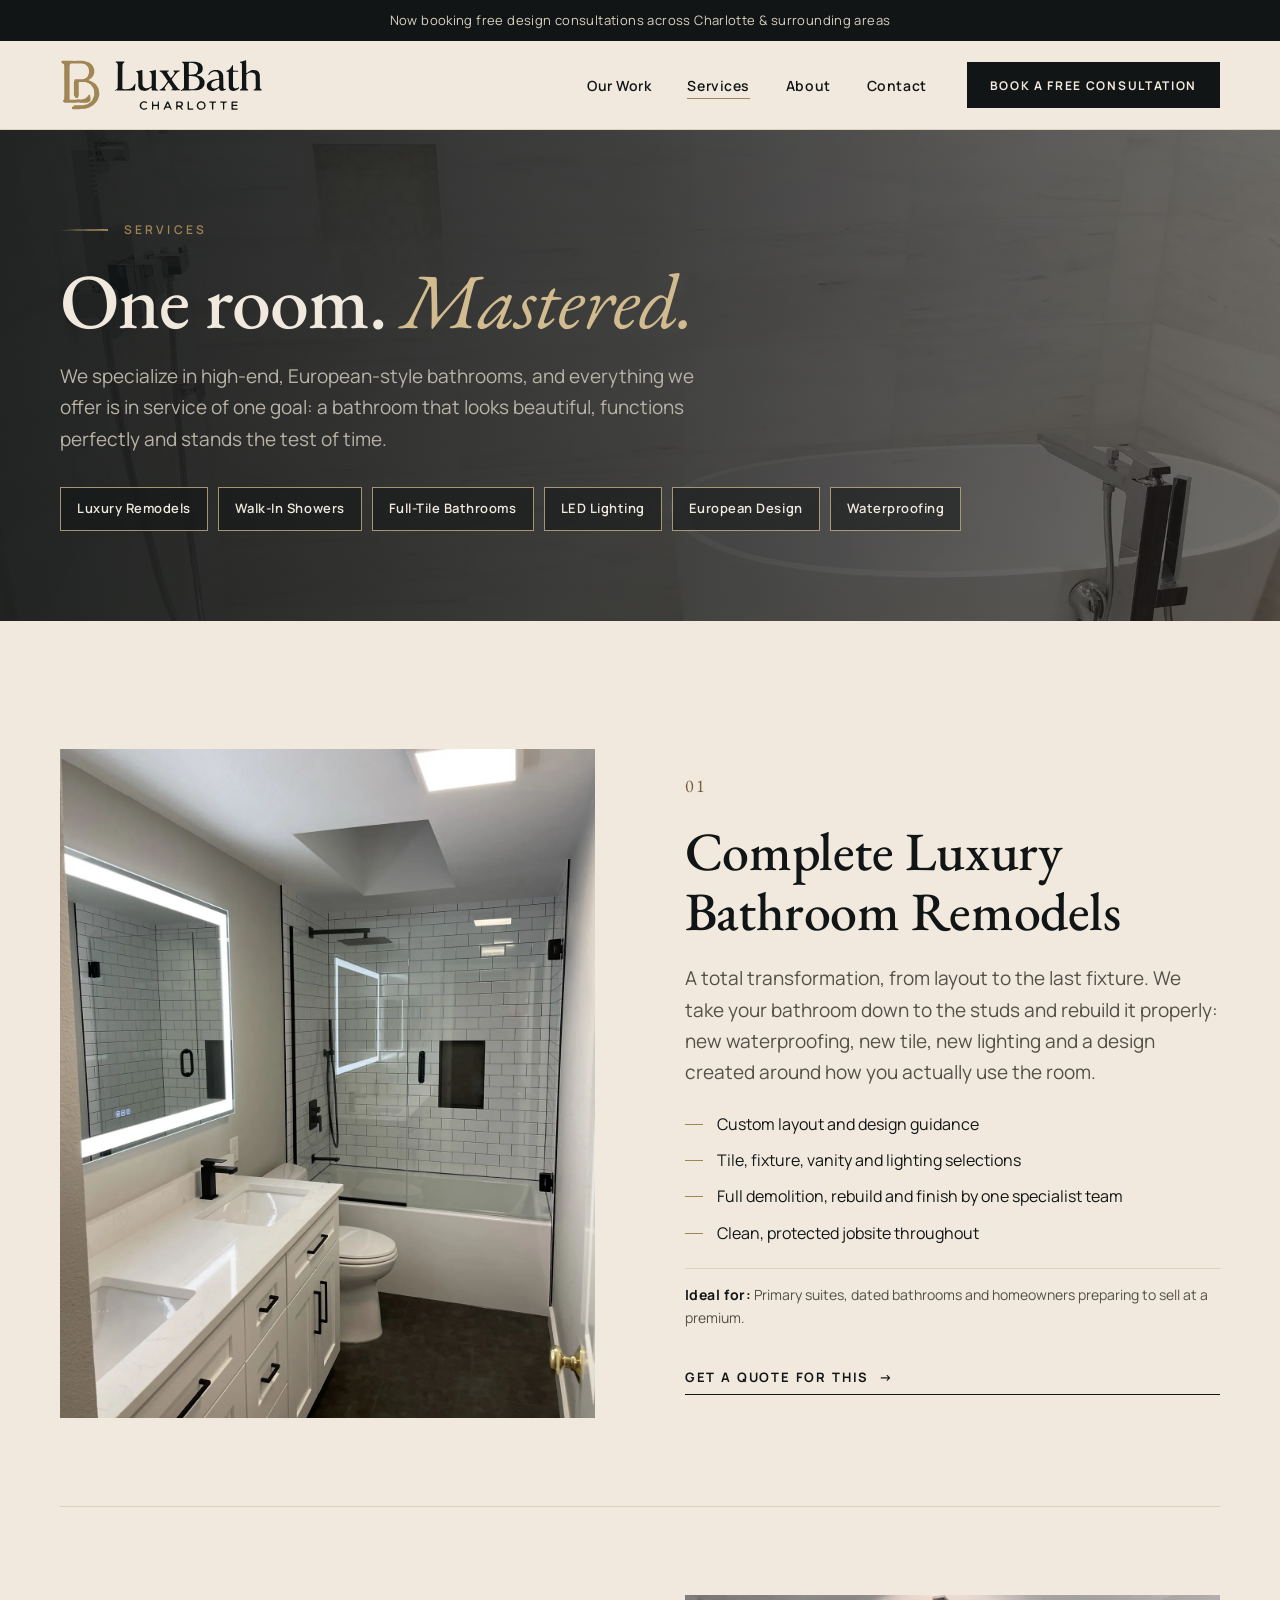
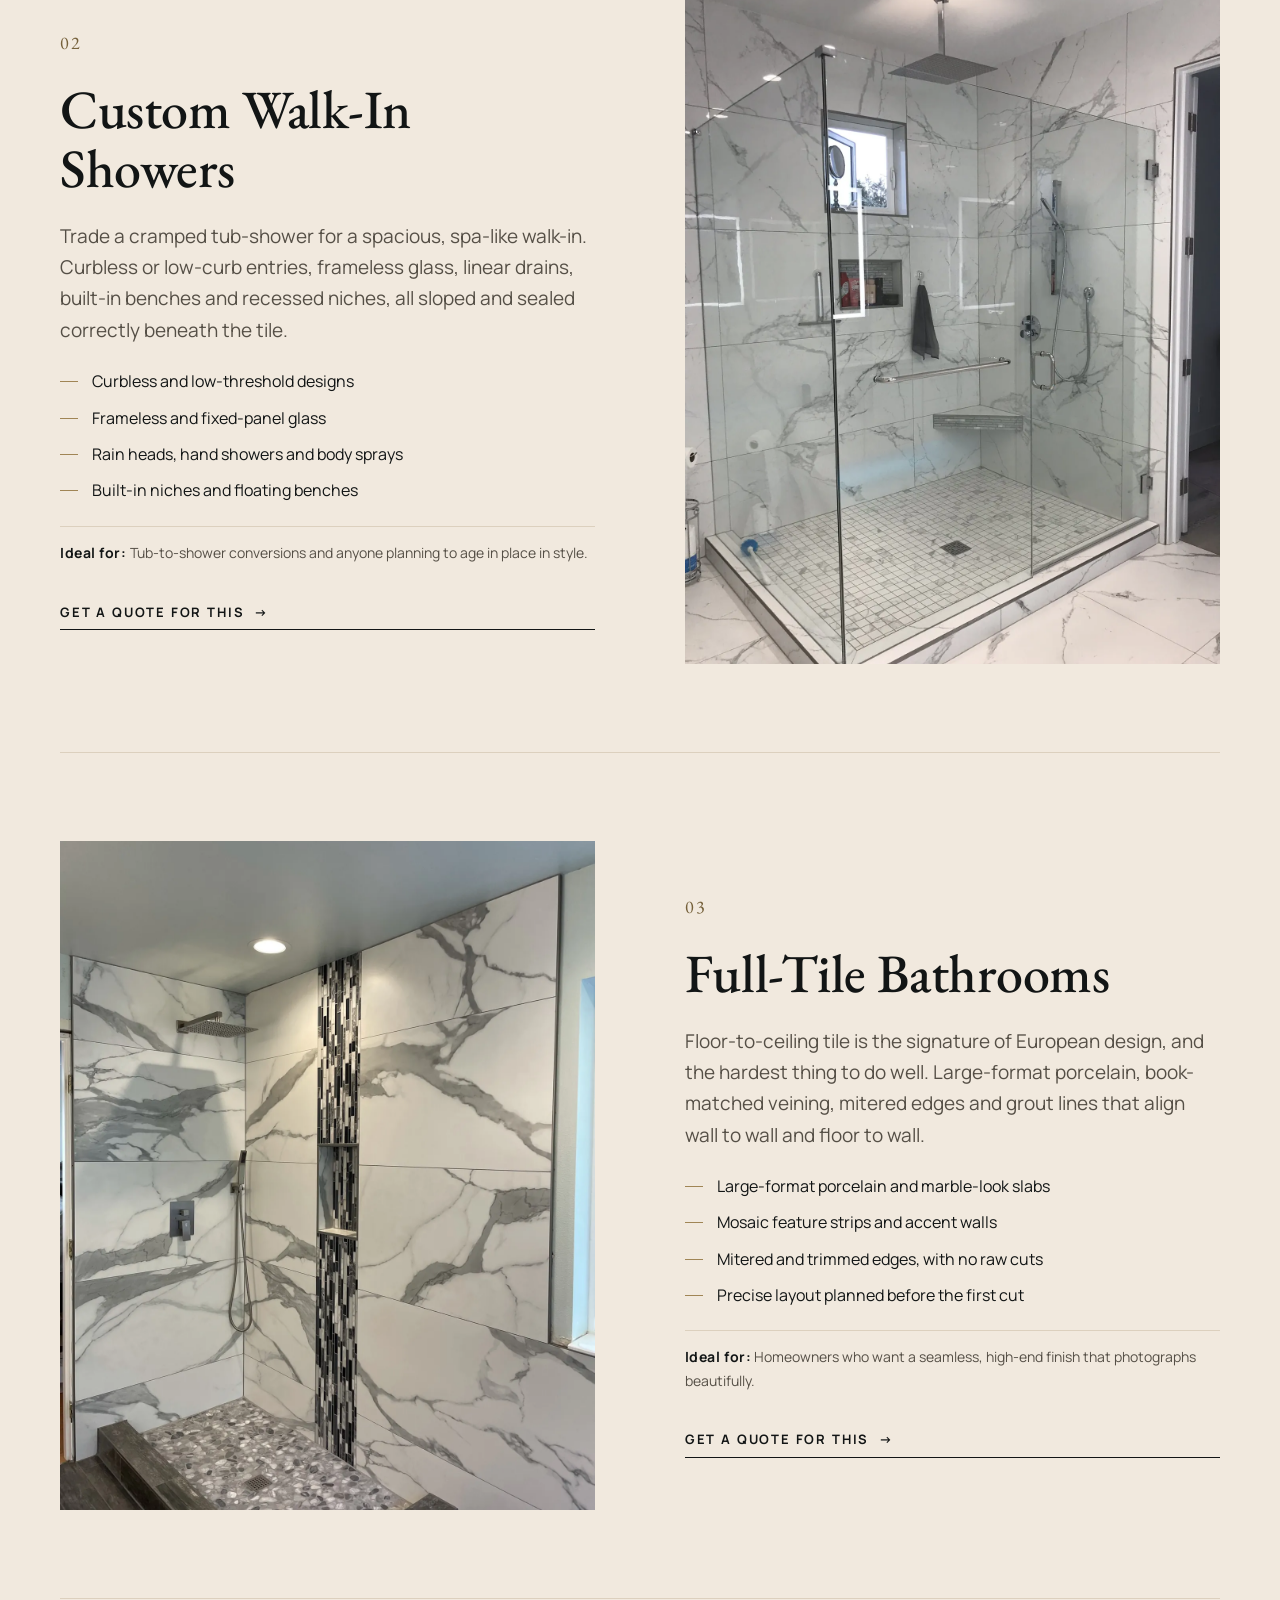
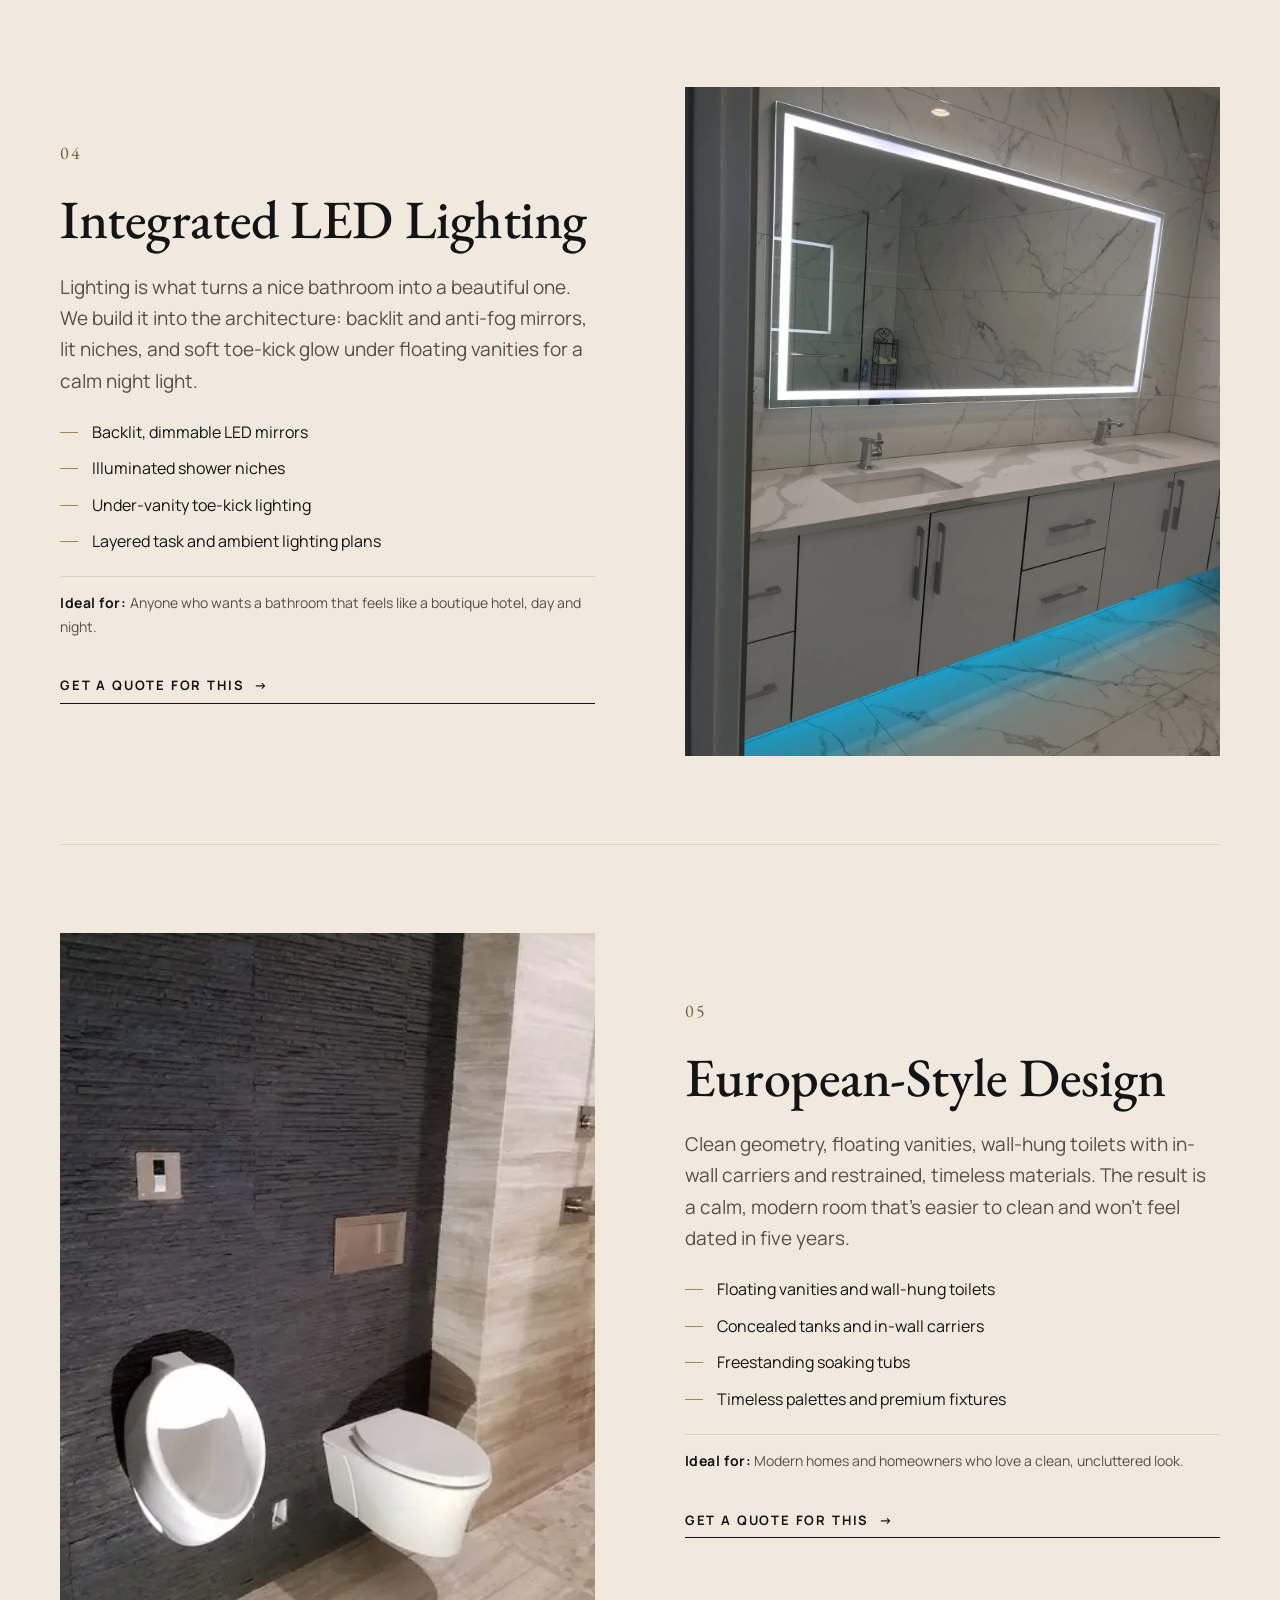
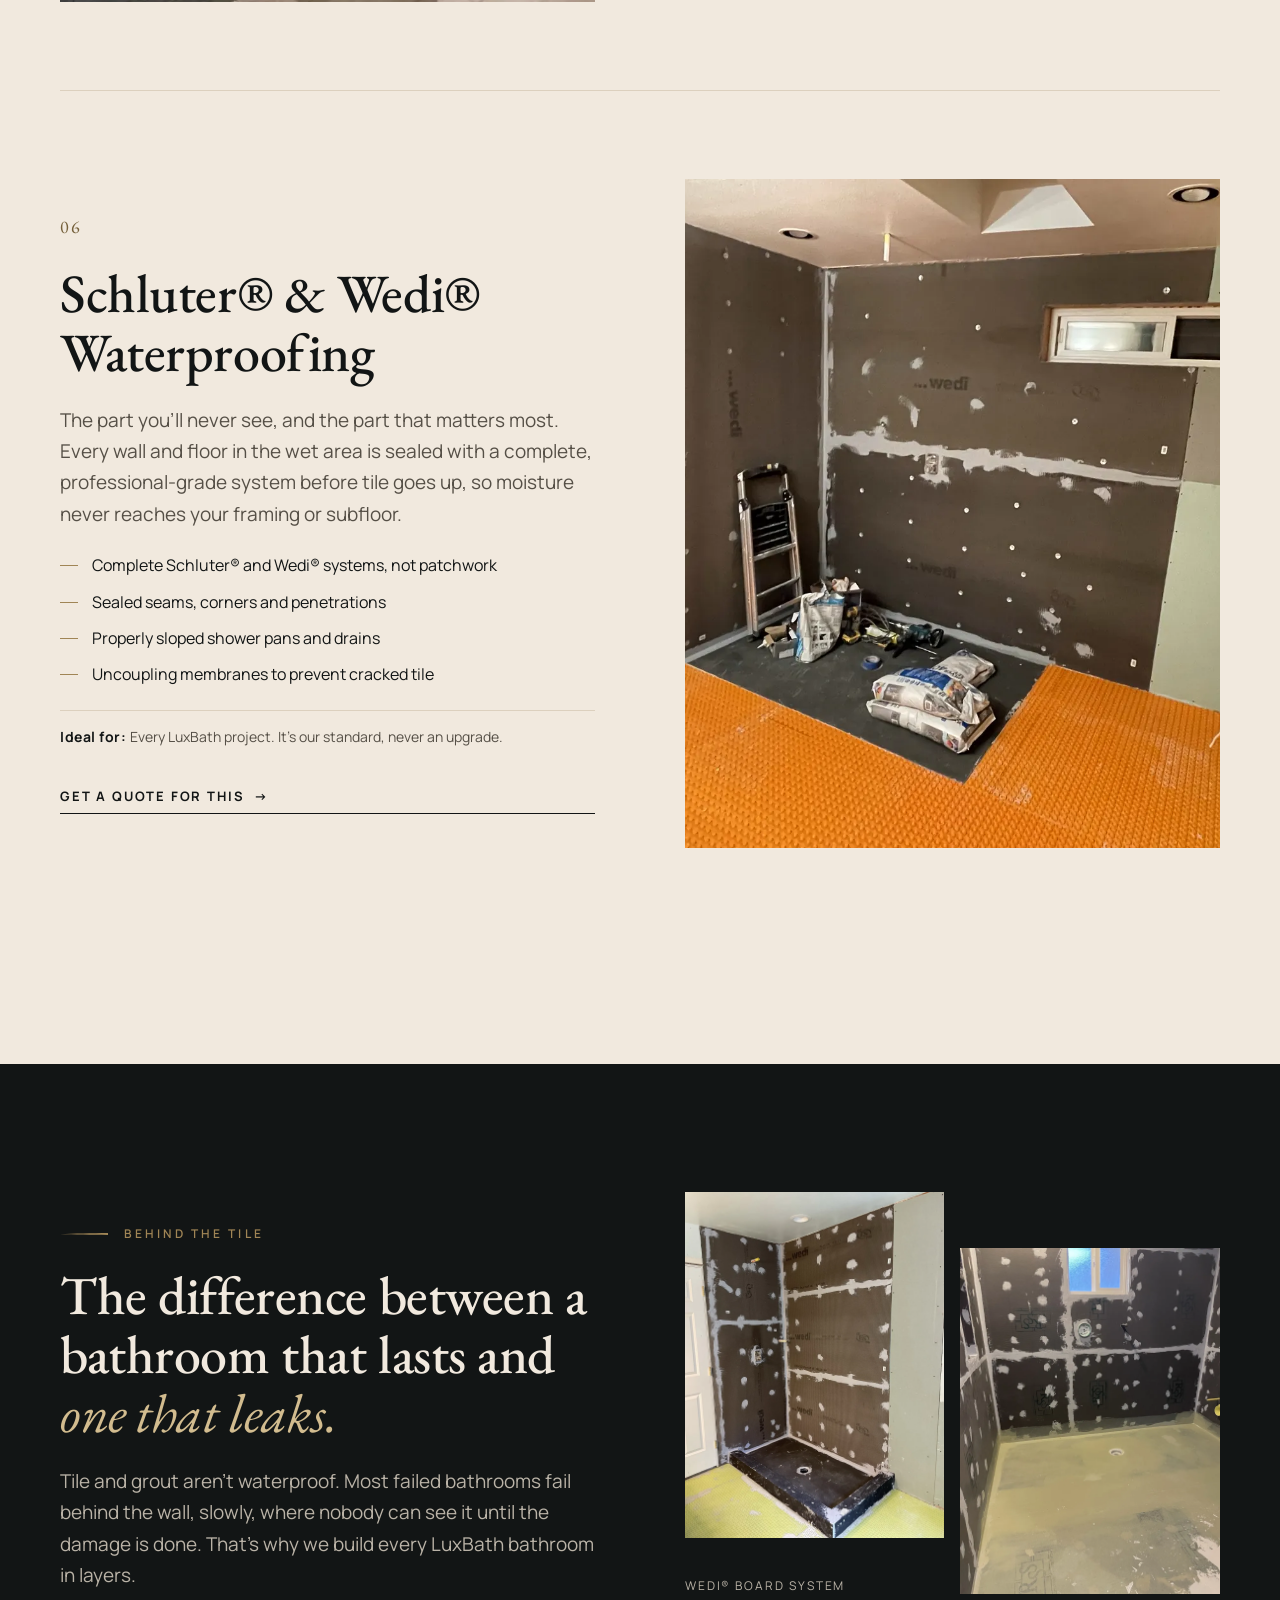
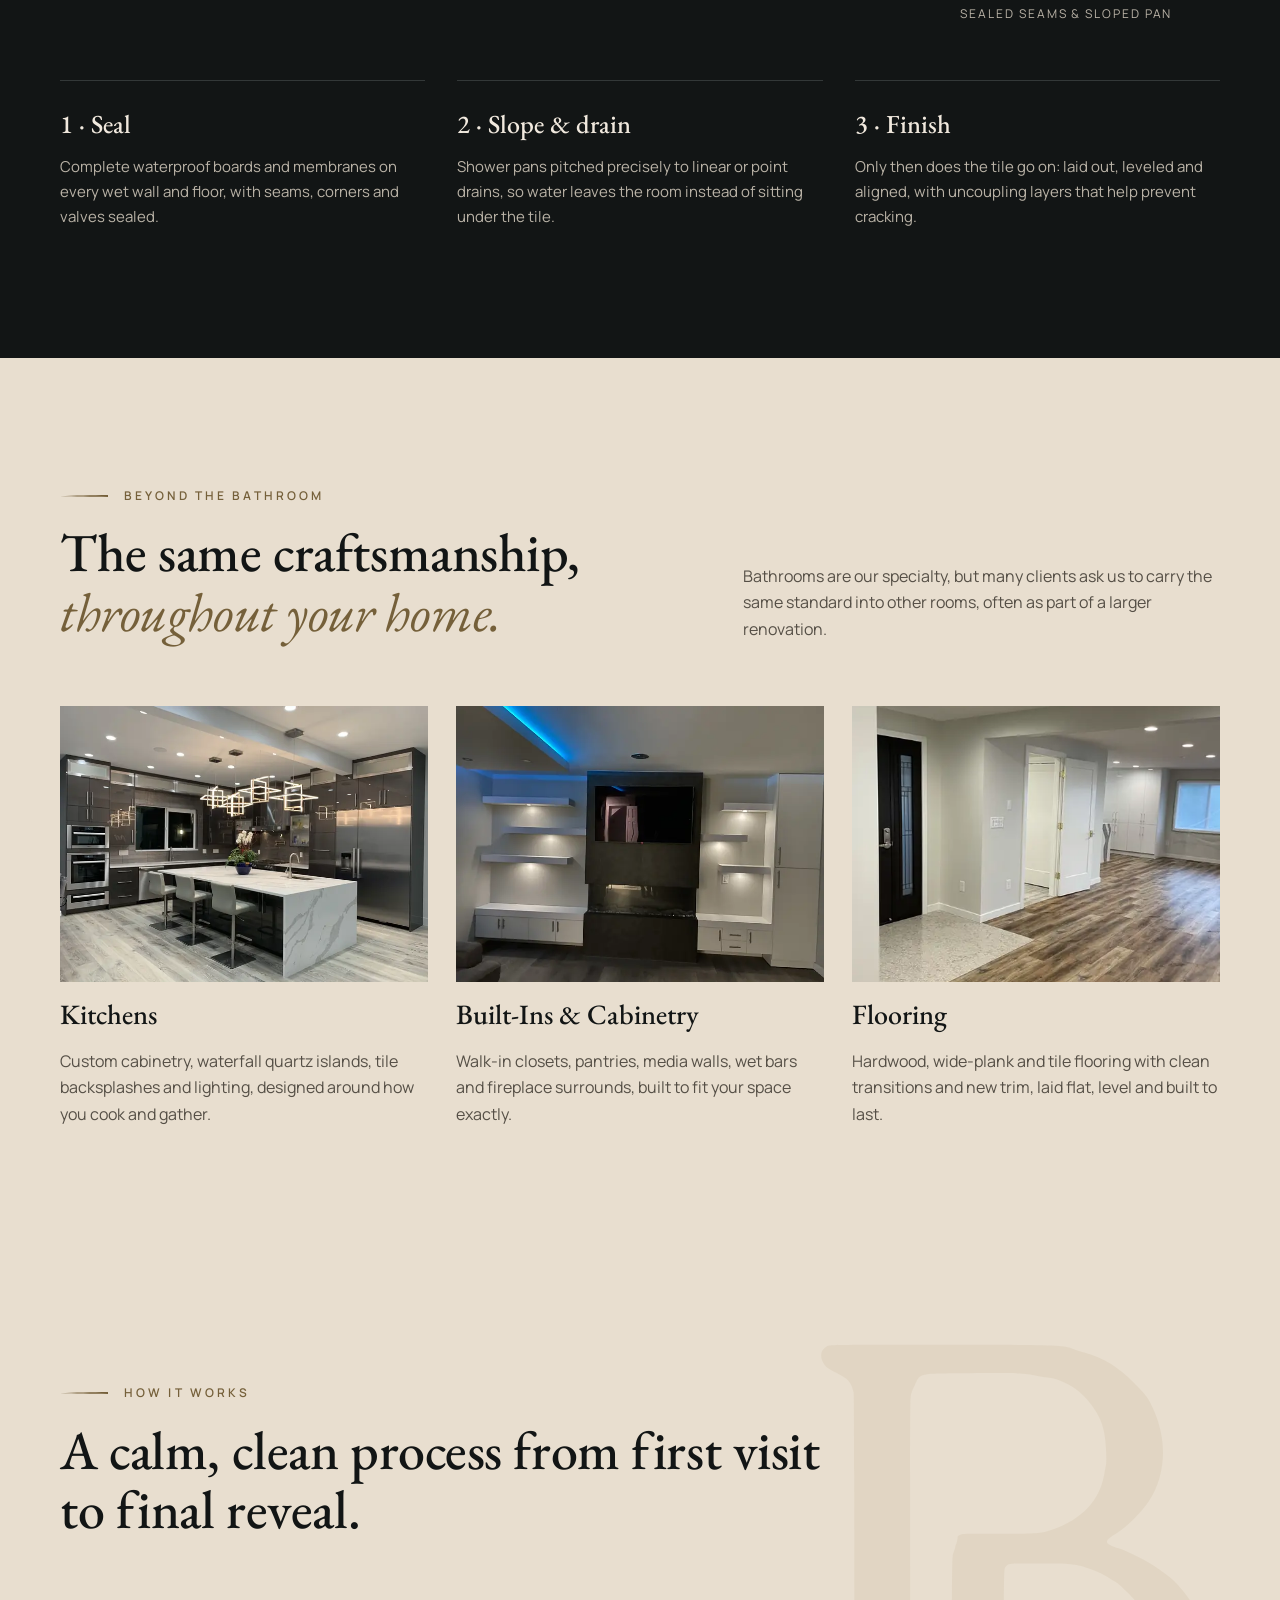
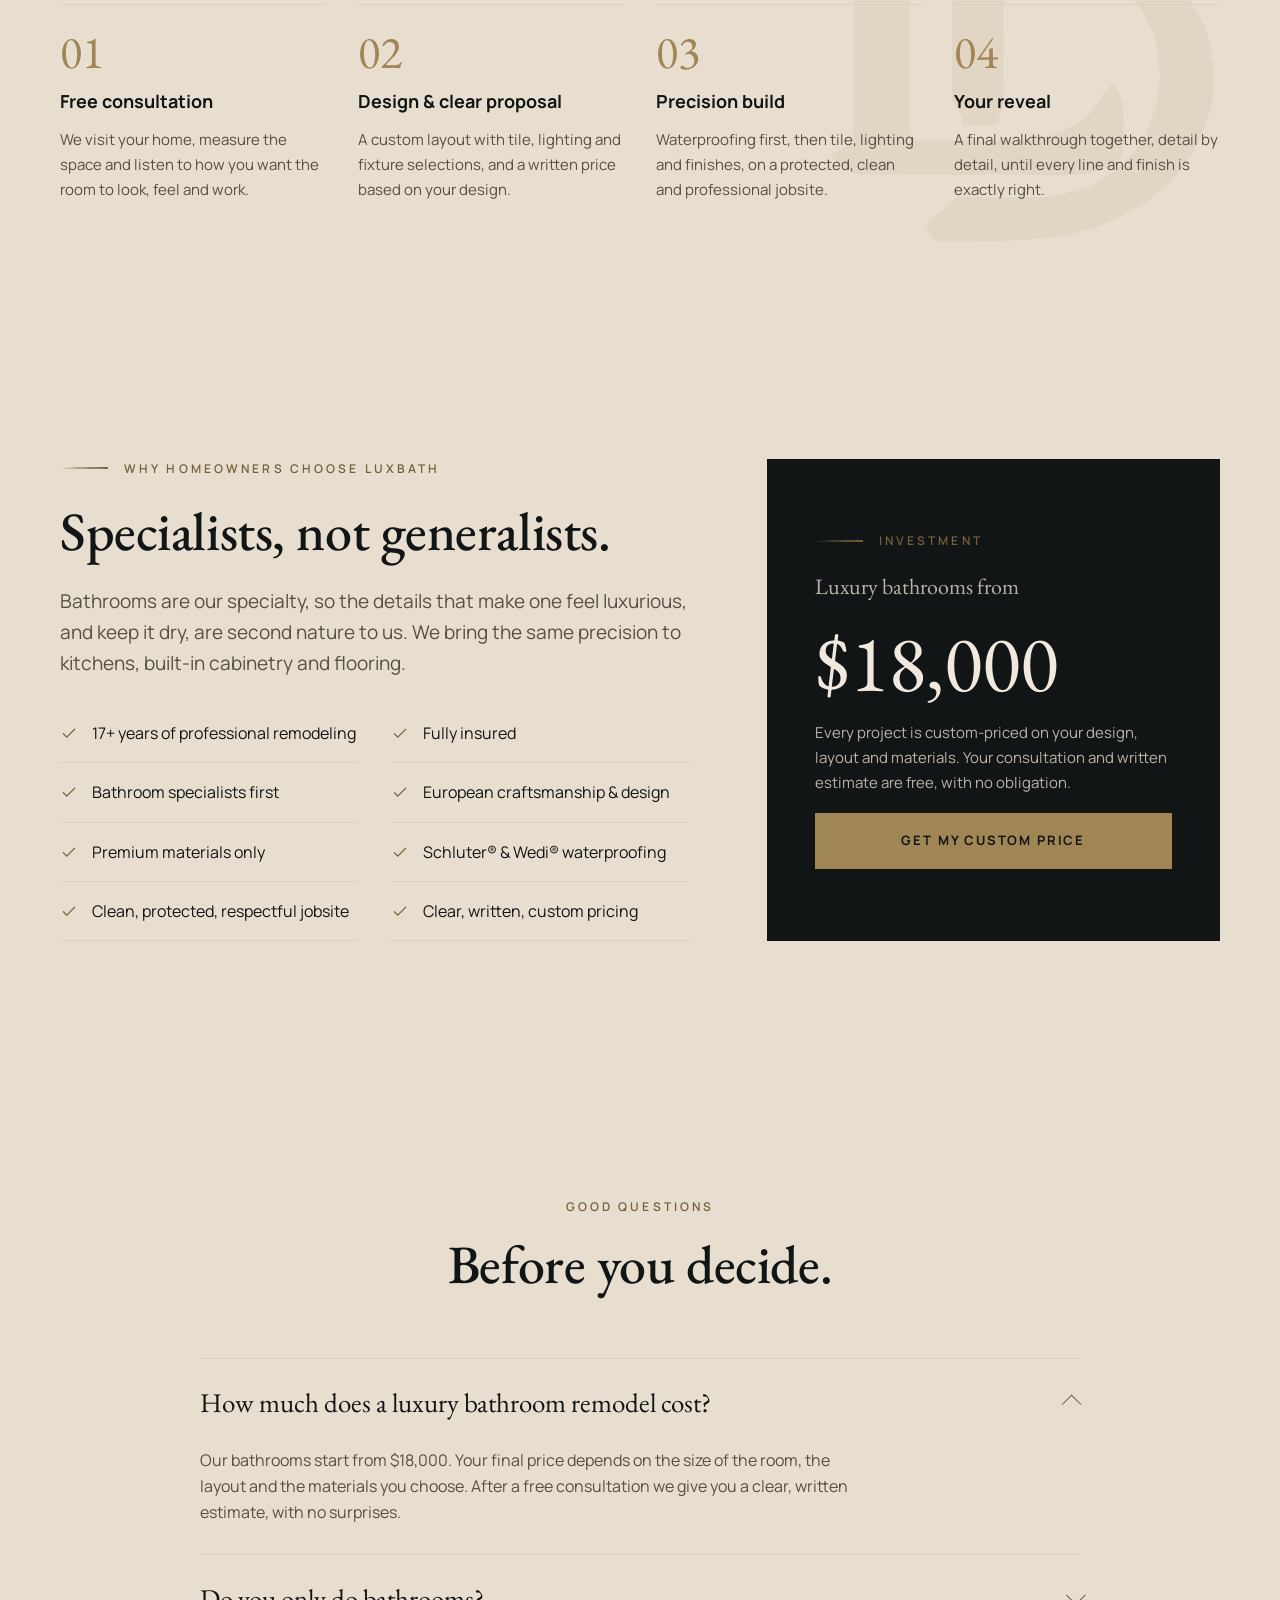
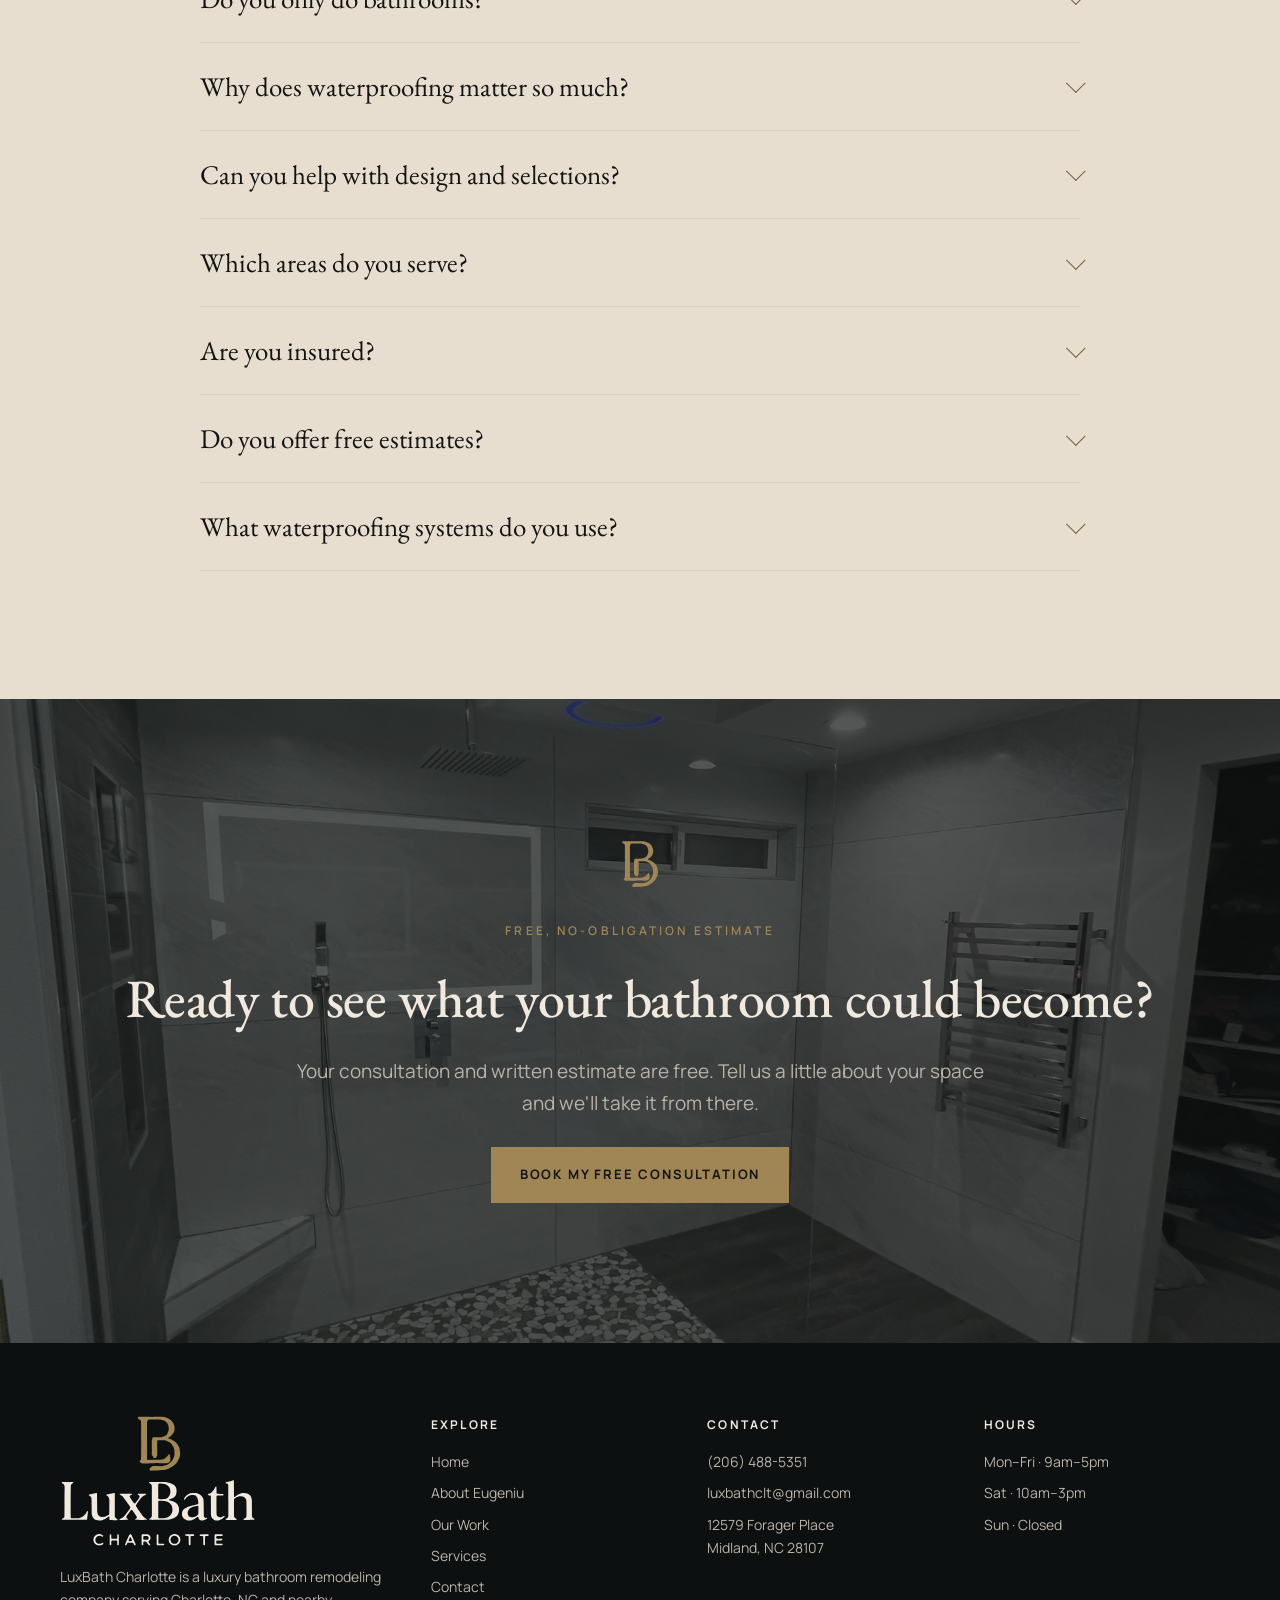
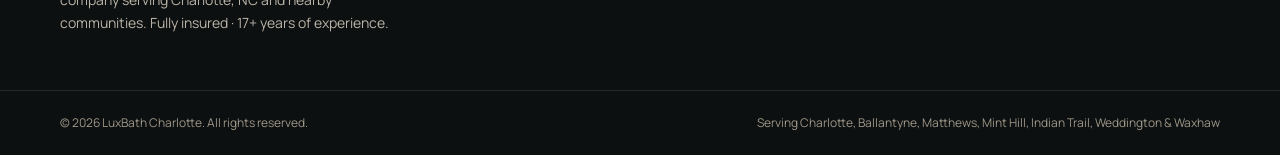
<file: services.html>
<!doctype html>
<html lang="en" class="no-js">
<head>
<!-- Google tag (gtag.js) -->
<script async src="https://www.googletagmanager.com/gtag/js?id=G-PRQ7Q142VP"></script>
<script>
  window.dataLayer = window.dataLayer || [];
  function gtag(){dataLayer.push(arguments);}
  gtag('js', new Date());

  gtag('config', 'G-PRQ7Q142VP');
</script>
<meta charset="utf-8">
<meta name="viewport" content="width=device-width, initial-scale=1">
<title>Bathroom Remodeling Services | LuxBath Charlotte</title>
<meta name="description" content="Luxury bathroom remodels, custom walk-in showers, full-tile bathrooms, integrated LED lighting, European-style design and Schluter/Wedi waterproofing in Charlotte, NC.">
<link rel="canonical" href="https://luxbathclt.com/services/">
<meta property="og:url" content="https://luxbathclt.com/services/">
<meta property="og:type" content="website">
<meta property="og:site_name" content="LuxBath Charlotte">
<meta property="og:title" content="Bathroom Remodeling Services | LuxBath Charlotte">
<meta property="og:description" content="Luxury bathroom remodels, custom walk-in showers, full-tile bathrooms, integrated LED lighting, European-style design and Schluter/Wedi waterproofing in Charlotte, NC.">
<meta property="og:image" content="https://luxbathclt.com/images/brand/og-image.jpg">
<meta property="og:locale" content="en_US">
<meta name="twitter:card" content="summary_large_image">
<meta name="geo.region" content="US-NC">
<meta name="geo.placename" content="Charlotte">
<meta name="theme-color" content="#F1E9DE">
<link rel="icon" href="favicon.svg" type="image/svg+xml">
<link rel="apple-touch-icon" href="images/brand/apple-touch-icon.png">
<link rel="preconnect" href="https://fonts.googleapis.com">
<link rel="preconnect" href="https://fonts.gstatic.com" crossorigin>
<link rel="stylesheet" href="https://fonts.googleapis.com/css2?family=EB+Garamond:ital,wght@0,400;0,500;0,600;1,400;1,500&amp;family=Manrope:wght@400;500;600;700&amp;display=swap">
<link rel="stylesheet" href="css/styles.css">
<script type="application/ld+json">
{
 "@context": "https://schema.org",
 "@graph": [
  {
   "@type": "HomeAndConstructionBusiness",
   "@id": "https://luxbathclt.com/#business",
   "name": "LuxBath Charlotte",
   "legalName": "LuxBath Charlotte LLC",
   "url": "https://luxbathclt.com/",
   "logo": "https://luxbathclt.com/images/brand/logo-stacked.svg",
   "image": "https://luxbathclt.com/images/brand/og-image.jpg",
   "description": "LuxBath Charlotte is a luxury bathroom remodeling company specializing in high-end, European-style bathrooms in Charlotte, NC: custom walk-in showers, full-tile bathrooms, integrated LED lighting and Schluter and Wedi waterproofing. It also builds kitchens, custom built-in cabinetry and flooring.",
   "slogan": "European craft. Modern luxury bathrooms.",
   "telephone": "+1-206-488-5351",
   "email": "luxbathclt@gmail.com",
   "priceRange": "From $18,000",
   "address": {
    "@type": "PostalAddress",
    "streetAddress": "12579 Forager Place",
    "addressLocality": "Midland",
    "addressRegion": "NC",
    "postalCode": "28107",
    "addressCountry": "US"
   },
   "areaServed": [
    {
     "@type": "City",
     "name": "Charlotte",
     "containedInPlace": {
      "@type": "State",
      "name": "North Carolina"
     }
    },
    {
     "@type": "City",
     "name": "Ballantyne",
     "containedInPlace": {
      "@type": "State",
      "name": "North Carolina"
     }
    },
    {
     "@type": "City",
     "name": "Matthews",
     "containedInPlace": {
      "@type": "State",
      "name": "North Carolina"
     }
    },
    {
     "@type": "City",
     "name": "Mint Hill",
     "containedInPlace": {
      "@type": "State",
      "name": "North Carolina"
     }
    },
    {
     "@type": "City",
     "name": "Indian Trail",
     "containedInPlace": {
      "@type": "State",
      "name": "North Carolina"
     }
    },
    {
     "@type": "City",
     "name": "Weddington",
     "containedInPlace": {
      "@type": "State",
      "name": "North Carolina"
     }
    },
    {
     "@type": "City",
     "name": "Waxhaw",
     "containedInPlace": {
      "@type": "State",
      "name": "North Carolina"
     }
    }
   ],
   "founder": {
    "@id": "https://luxbathclt.com/#eugeniu"
   },
   "knowsAbout": [
    "Bathroom remodeling",
    "Walk-in showers",
    "Curbless showers",
    "Large-format tile installation",
    "Schluter waterproofing",
    "Wedi waterproofing",
    "LED bathroom lighting",
    "Floating vanities",
    "Kitchen remodeling",
    "Built-in cabinetry",
    "Flooring installation"
   ],
   "hasOfferCatalog": {
    "@type": "OfferCatalog",
    "name": "Remodeling services",
    "itemListElement": [
     {
      "@type": "Offer",
      "itemOffered": {
       "@type": "Service",
       "name": "Luxury bathroom remodeling",
       "description": "Complete bathroom transformations from layout to final fixture, custom-designed for each home."
      }
     },
     {
      "@type": "Offer",
      "itemOffered": {
       "@type": "Service",
       "name": "Custom walk-in showers",
       "description": "Curbless and low-threshold walk-in showers with frameless glass, linear drains, built-in niches and benches."
      }
     },
     {
      "@type": "Offer",
      "itemOffered": {
       "@type": "Service",
       "name": "Full-tile bathrooms",
       "description": "Floor-to-ceiling tile installation with large-format porcelain, mitered edges and aligned grout lines."
      }
     },
     {
      "@type": "Offer",
      "itemOffered": {
       "@type": "Service",
       "name": "Integrated LED lighting",
       "description": "Backlit mirrors, lit shower niches and under-vanity toe-kick lighting."
      }
     },
     {
      "@type": "Offer",
      "itemOffered": {
       "@type": "Service",
       "name": "European-style bathroom design",
       "description": "Floating vanities, wall-hung toilets with in-wall carriers and freestanding soaking tubs."
      }
     },
     {
      "@type": "Offer",
      "itemOffered": {
       "@type": "Service",
       "name": "Schluter and Wedi shower waterproofing",
       "description": "Complete Schluter and Wedi waterproofing systems installed on every wet wall and floor before tile."
      }
     },
     {
      "@type": "Offer",
      "itemOffered": {
       "@type": "Service",
       "name": "Kitchen remodeling",
       "description": "Custom cabinetry, quartz waterfall islands, tile backsplashes and lighting."
      }
     },
     {
      "@type": "Offer",
      "itemOffered": {
       "@type": "Service",
       "name": "Built-in cabinetry",
       "description": "Walk-in closets, pantries, media walls, wet bars and fireplace surrounds."
      }
     },
     {
      "@type": "Offer",
      "itemOffered": {
       "@type": "Service",
       "name": "Flooring installation",
       "description": "Hardwood, wide-plank and tile flooring with clean transitions and new trim."
      }
     }
    ]
   },
   "openingHoursSpecification": [
    {
     "@type": "OpeningHoursSpecification",
     "dayOfWeek": [
      "Monday",
      "Tuesday",
      "Wednesday",
      "Thursday",
      "Friday"
     ],
     "opens": "09:00",
     "closes": "17:00"
    },
    {
     "@type": "OpeningHoursSpecification",
     "dayOfWeek": "Saturday",
     "opens": "10:00",
     "closes": "15:00"
    }
   ]
  },
  {
   "@type": "WebPage",
   "@id": "https://luxbathclt.com/services/#webpage",
   "url": "https://luxbathclt.com/services/",
   "name": "Bathroom Remodeling Services",
   "description": "Luxury bathroom remodeling services in Charlotte, NC, plus kitchens, built-in cabinetry and flooring.",
   "isPartOf": {
    "@id": "https://luxbathclt.com/#website"
   },
   "about": {
    "@id": "https://luxbathclt.com/#business"
   },
   "inLanguage": "en-US"
  },
  {
   "@type": "ItemList",
   "name": "LuxBath Charlotte services",
   "itemListElement": [
    {
     "@type": "ListItem",
     "position": 1,
     "item": {
      "@type": "Service",
      "name": "Luxury bathroom remodeling",
      "description": "Complete bathroom transformations from layout to final fixture, custom-designed for each home.",
      "provider": {
       "@id": "https://luxbathclt.com/#business"
      },
      "areaServed": [
       {
        "@type": "City",
        "name": "Charlotte",
        "containedInPlace": {
         "@type": "State",
         "name": "North Carolina"
        }
       },
       {
        "@type": "City",
        "name": "Ballantyne",
        "containedInPlace": {
         "@type": "State",
         "name": "North Carolina"
        }
       },
       {
        "@type": "City",
        "name": "Matthews",
        "containedInPlace": {
         "@type": "State",
         "name": "North Carolina"
        }
       },
       {
        "@type": "City",
        "name": "Mint Hill",
        "containedInPlace": {
         "@type": "State",
         "name": "North Carolina"
        }
       },
       {
        "@type": "City",
        "name": "Indian Trail",
        "containedInPlace": {
         "@type": "State",
         "name": "North Carolina"
        }
       },
       {
        "@type": "City",
        "name": "Weddington",
        "containedInPlace": {
         "@type": "State",
         "name": "North Carolina"
        }
       },
       {
        "@type": "City",
        "name": "Waxhaw",
        "containedInPlace": {
         "@type": "State",
         "name": "North Carolina"
        }
       }
      ]
     }
    },
    {
     "@type": "ListItem",
     "position": 2,
     "item": {
      "@type": "Service",
      "name": "Custom walk-in showers",
      "description": "Curbless and low-threshold walk-in showers with frameless glass, linear drains, built-in niches and benches.",
      "provider": {
       "@id": "https://luxbathclt.com/#business"
      },
      "areaServed": [
       {
        "@type": "City",
        "name": "Charlotte",
        "containedInPlace": {
         "@type": "State",
         "name": "North Carolina"
        }
       },
       {
        "@type": "City",
        "name": "Ballantyne",
        "containedInPlace": {
         "@type": "State",
         "name": "North Carolina"
        }
       },
       {
        "@type": "City",
        "name": "Matthews",
        "containedInPlace": {
         "@type": "State",
         "name": "North Carolina"
        }
       },
       {
        "@type": "City",
        "name": "Mint Hill",
        "containedInPlace": {
         "@type": "State",
         "name": "North Carolina"
        }
       },
       {
        "@type": "City",
        "name": "Indian Trail",
        "containedInPlace": {
         "@type": "State",
         "name": "North Carolina"
        }
       },
       {
        "@type": "City",
        "name": "Weddington",
        "containedInPlace": {
         "@type": "State",
         "name": "North Carolina"
        }
       },
       {
        "@type": "City",
        "name": "Waxhaw",
        "containedInPlace": {
         "@type": "State",
         "name": "North Carolina"
        }
       }
      ]
     }
    },
    {
     "@type": "ListItem",
     "position": 3,
     "item": {
      "@type": "Service",
      "name": "Full-tile bathrooms",
      "description": "Floor-to-ceiling tile installation with large-format porcelain, mitered edges and aligned grout lines.",
      "provider": {
       "@id": "https://luxbathclt.com/#business"
      },
      "areaServed": [
       {
        "@type": "City",
        "name": "Charlotte",
        "containedInPlace": {
         "@type": "State",
         "name": "North Carolina"
        }
       },
       {
        "@type": "City",
        "name": "Ballantyne",
        "containedInPlace": {
         "@type": "State",
         "name": "North Carolina"
        }
       },
       {
        "@type": "City",
        "name": "Matthews",
        "containedInPlace": {
         "@type": "State",
         "name": "North Carolina"
        }
       },
       {
        "@type": "City",
        "name": "Mint Hill",
        "containedInPlace": {
         "@type": "State",
         "name": "North Carolina"
        }
       },
       {
        "@type": "City",
        "name": "Indian Trail",
        "containedInPlace": {
         "@type": "State",
         "name": "North Carolina"
        }
       },
       {
        "@type": "City",
        "name": "Weddington",
        "containedInPlace": {
         "@type": "State",
         "name": "North Carolina"
        }
       },
       {
        "@type": "City",
        "name": "Waxhaw",
        "containedInPlace": {
         "@type": "State",
         "name": "North Carolina"
        }
       }
      ]
     }
    },
    {
     "@type": "ListItem",
     "position": 4,
     "item": {
      "@type": "Service",
      "name": "Integrated LED lighting",
      "description": "Backlit mirrors, lit shower niches and under-vanity toe-kick lighting.",
      "provider": {
       "@id": "https://luxbathclt.com/#business"
      },
      "areaServed": [
       {
        "@type": "City",
        "name": "Charlotte",
        "containedInPlace": {
         "@type": "State",
         "name": "North Carolina"
        }
       },
       {
        "@type": "City",
        "name": "Ballantyne",
        "containedInPlace": {
         "@type": "State",
         "name": "North Carolina"
        }
       },
       {
        "@type": "City",
        "name": "Matthews",
        "containedInPlace": {
         "@type": "State",
         "name": "North Carolina"
        }
       },
       {
        "@type": "City",
        "name": "Mint Hill",
        "containedInPlace": {
         "@type": "State",
         "name": "North Carolina"
        }
       },
       {
        "@type": "City",
        "name": "Indian Trail",
        "containedInPlace": {
         "@type": "State",
         "name": "North Carolina"
        }
       },
       {
        "@type": "City",
        "name": "Weddington",
        "containedInPlace": {
         "@type": "State",
         "name": "North Carolina"
        }
       },
       {
        "@type": "City",
        "name": "Waxhaw",
        "containedInPlace": {
         "@type": "State",
         "name": "North Carolina"
        }
       }
      ]
     }
    },
    {
     "@type": "ListItem",
     "position": 5,
     "item": {
      "@type": "Service",
      "name": "European-style bathroom design",
      "description": "Floating vanities, wall-hung toilets with in-wall carriers and freestanding soaking tubs.",
      "provider": {
       "@id": "https://luxbathclt.com/#business"
      },
      "areaServed": [
       {
        "@type": "City",
        "name": "Charlotte",
        "containedInPlace": {
         "@type": "State",
         "name": "North Carolina"
        }
       },
       {
        "@type": "City",
        "name": "Ballantyne",
        "containedInPlace": {
         "@type": "State",
         "name": "North Carolina"
        }
       },
       {
        "@type": "City",
        "name": "Matthews",
        "containedInPlace": {
         "@type": "State",
         "name": "North Carolina"
        }
       },
       {
        "@type": "City",
        "name": "Mint Hill",
        "containedInPlace": {
         "@type": "State",
         "name": "North Carolina"
        }
       },
       {
        "@type": "City",
        "name": "Indian Trail",
        "containedInPlace": {
         "@type": "State",
         "name": "North Carolina"
        }
       },
       {
        "@type": "City",
        "name": "Weddington",
        "containedInPlace": {
         "@type": "State",
         "name": "North Carolina"
        }
       },
       {
        "@type": "City",
        "name": "Waxhaw",
        "containedInPlace": {
         "@type": "State",
         "name": "North Carolina"
        }
       }
      ]
     }
    },
    {
     "@type": "ListItem",
     "position": 6,
     "item": {
      "@type": "Service",
      "name": "Schluter and Wedi shower waterproofing",
      "description": "Complete Schluter and Wedi waterproofing systems installed on every wet wall and floor before tile.",
      "provider": {
       "@id": "https://luxbathclt.com/#business"
      },
      "areaServed": [
       {
        "@type": "City",
        "name": "Charlotte",
        "containedInPlace": {
         "@type": "State",
         "name": "North Carolina"
        }
       },
       {
        "@type": "City",
        "name": "Ballantyne",
        "containedInPlace": {
         "@type": "State",
         "name": "North Carolina"
        }
       },
       {
        "@type": "City",
        "name": "Matthews",
        "containedInPlace": {
         "@type": "State",
         "name": "North Carolina"
        }
       },
       {
        "@type": "City",
        "name": "Mint Hill",
        "containedInPlace": {
         "@type": "State",
         "name": "North Carolina"
        }
       },
       {
        "@type": "City",
        "name": "Indian Trail",
        "containedInPlace": {
         "@type": "State",
         "name": "North Carolina"
        }
       },
       {
        "@type": "City",
        "name": "Weddington",
        "containedInPlace": {
         "@type": "State",
         "name": "North Carolina"
        }
       },
       {
        "@type": "City",
        "name": "Waxhaw",
        "containedInPlace": {
         "@type": "State",
         "name": "North Carolina"
        }
       }
      ]
     }
    },
    {
     "@type": "ListItem",
     "position": 7,
     "item": {
      "@type": "Service",
      "name": "Kitchen remodeling",
      "description": "Custom cabinetry, quartz waterfall islands, tile backsplashes and lighting.",
      "provider": {
       "@id": "https://luxbathclt.com/#business"
      },
      "areaServed": [
       {
        "@type": "City",
        "name": "Charlotte",
        "containedInPlace": {
         "@type": "State",
         "name": "North Carolina"
        }
       },
       {
        "@type": "City",
        "name": "Ballantyne",
        "containedInPlace": {
         "@type": "State",
         "name": "North Carolina"
        }
       },
       {
        "@type": "City",
        "name": "Matthews",
        "containedInPlace": {
         "@type": "State",
         "name": "North Carolina"
        }
       },
       {
        "@type": "City",
        "name": "Mint Hill",
        "containedInPlace": {
         "@type": "State",
         "name": "North Carolina"
        }
       },
       {
        "@type": "City",
        "name": "Indian Trail",
        "containedInPlace": {
         "@type": "State",
         "name": "North Carolina"
        }
       },
       {
        "@type": "City",
        "name": "Weddington",
        "containedInPlace": {
         "@type": "State",
         "name": "North Carolina"
        }
       },
       {
        "@type": "City",
        "name": "Waxhaw",
        "containedInPlace": {
         "@type": "State",
         "name": "North Carolina"
        }
       }
      ]
     }
    },
    {
     "@type": "ListItem",
     "position": 8,
     "item": {
      "@type": "Service",
      "name": "Built-in cabinetry",
      "description": "Walk-in closets, pantries, media walls, wet bars and fireplace surrounds.",
      "provider": {
       "@id": "https://luxbathclt.com/#business"
      },
      "areaServed": [
       {
        "@type": "City",
        "name": "Charlotte",
        "containedInPlace": {
         "@type": "State",
         "name": "North Carolina"
        }
       },
       {
        "@type": "City",
        "name": "Ballantyne",
        "containedInPlace": {
         "@type": "State",
         "name": "North Carolina"
        }
       },
       {
        "@type": "City",
        "name": "Matthews",
        "containedInPlace": {
         "@type": "State",
         "name": "North Carolina"
        }
       },
       {
        "@type": "City",
        "name": "Mint Hill",
        "containedInPlace": {
         "@type": "State",
         "name": "North Carolina"
        }
       },
       {
        "@type": "City",
        "name": "Indian Trail",
        "containedInPlace": {
         "@type": "State",
         "name": "North Carolina"
        }
       },
       {
        "@type": "City",
        "name": "Weddington",
        "containedInPlace": {
         "@type": "State",
         "name": "North Carolina"
        }
       },
       {
        "@type": "City",
        "name": "Waxhaw",
        "containedInPlace": {
         "@type": "State",
         "name": "North Carolina"
        }
       }
      ]
     }
    },
    {
     "@type": "ListItem",
     "position": 9,
     "item": {
      "@type": "Service",
      "name": "Flooring installation",
      "description": "Hardwood, wide-plank and tile flooring with clean transitions and new trim.",
      "provider": {
       "@id": "https://luxbathclt.com/#business"
      },
      "areaServed": [
       {
        "@type": "City",
        "name": "Charlotte",
        "containedInPlace": {
         "@type": "State",
         "name": "North Carolina"
        }
       },
       {
        "@type": "City",
        "name": "Ballantyne",
        "containedInPlace": {
         "@type": "State",
         "name": "North Carolina"
        }
       },
       {
        "@type": "City",
        "name": "Matthews",
        "containedInPlace": {
         "@type": "State",
         "name": "North Carolina"
        }
       },
       {
        "@type": "City",
        "name": "Mint Hill",
        "containedInPlace": {
         "@type": "State",
         "name": "North Carolina"
        }
       },
       {
        "@type": "City",
        "name": "Indian Trail",
        "containedInPlace": {
         "@type": "State",
         "name": "North Carolina"
        }
       },
       {
        "@type": "City",
        "name": "Weddington",
        "containedInPlace": {
         "@type": "State",
         "name": "North Carolina"
        }
       },
       {
        "@type": "City",
        "name": "Waxhaw",
        "containedInPlace": {
         "@type": "State",
         "name": "North Carolina"
        }
       }
      ]
     }
    }
   ]
  },
  {
   "@type": "FAQPage",
   "mainEntity": [
    {
     "@type": "Question",
     "name": "How much does a luxury bathroom remodel cost?",
     "acceptedAnswer": {
      "@type": "Answer",
      "text": "Our bathrooms start from $18,000. Your final price depends on the size of the room, the layout and the materials you choose. After a free consultation we give you a clear, written estimate, with no surprises."
     }
    },
    {
     "@type": "Question",
     "name": "Do you only do bathrooms?",
     "acceptedAnswer": {
      "@type": "Answer",
      "text": "Bathrooms are our specialty and the heart of what we do. We also design and build kitchens, custom built-in cabinetry and flooring, often as part of a larger renovation, with the same eye for detail and the same clean, professional process."
     }
    },
    {
     "@type": "Question",
     "name": "Why does waterproofing matter so much?",
     "acceptedAnswer": {
      "@type": "Answer",
      "text": "Water getting behind tile is what ruins most bathrooms. We install complete Schluter or Wedi systems, so walls and floors are sealed before a single tile goes up, protecting your home for the long term."
     }
    },
    {
     "@type": "Question",
     "name": "Can you help with design and selections?",
     "acceptedAnswer": {
      "@type": "Answer",
      "text": "Absolutely. Every project is custom-designed. We'll guide you through layout, tile, fixtures, vanities and lighting so the finished room reflects your style and works the way you live."
     }
    },
    {
     "@type": "Question",
     "name": "Which areas do you serve?",
     "acceptedAnswer": {
      "@type": "Answer",
      "text": "Charlotte, NC and the surrounding communities, including Ballantyne, Matthews, Mint Hill, Indian Trail, Weddington and Waxhaw."
     }
    },
    {
     "@type": "Question",
     "name": "Are you insured?",
     "acceptedAnswer": {
      "@type": "Answer",
      "text": "Yes, LuxBath Charlotte is fully insured, and we bring more than 17 years of professional remodeling experience to every project."
     }
    },
    {
     "@type": "Question",
     "name": "Do you offer free estimates?",
     "acceptedAnswer": {
      "@type": "Answer",
      "text": "Yes. Your in-home design consultation and written estimate are free, with no obligation. Request one through our contact form and we'll reply within one business day."
     }
    },
    {
     "@type": "Question",
     "name": "What waterproofing systems do you use?",
     "acceptedAnswer": {
      "@type": "Answer",
      "text": "We use complete Schluter and Wedi waterproofing systems: waterproof wall boards, sealed seams and corners, properly sloped shower pans and uncoupling membranes under tile. It's our standard on every project, never an upgrade."
     }
    }
   ]
  },
  {
   "@type": "BreadcrumbList",
   "itemListElement": [
    {
     "@type": "ListItem",
     "position": 1,
     "name": "Home",
     "item": "https://luxbathclt.com/"
    },
    {
     "@type": "ListItem",
     "position": 2,
     "name": "Services",
     "item": "https://luxbathclt.com/services/"
    }
   ]
  }
 ]
}
</script>
</head>
<body>
<a class="skip-link" href="#main">Skip to content</a>
<div class="utility">
  <div class="container">
    <span>Now booking free design consultations across Charlotte &amp; surrounding areas</span>
  </div>
</div>
<header class="site-header">
  <div class="container">
    <a class="brand" href="index.html"><img src="images/brand/logo-horizontal.svg" width="318" height="79" alt="LuxBath Charlotte"></a>
    <div class="header-actions">
      <a class="btn btn-dark header-cta" href="contact.html">Free Consultation</a>
      <button class="nav-toggle" type="button" aria-expanded="false" aria-controls="site-nav" aria-label="Menu"><svg viewBox="0 0 24 24" fill="none" stroke="currentColor" stroke-width="1.5" aria-hidden="true"><path d="M3 7h18M3 12h18M3 17h18"/></svg></button>
    </div>
    <nav class="nav" id="site-nav" aria-label="Main">
      <div class="nav-links">
        <a href="our-work.html">Our Work</a>
        <a href="services.html" aria-current="page">Services</a>
        <a href="about.html">About</a>
        <a href="contact.html">Contact</a>
      </div>
      <a class="btn btn-dark" href="contact.html">Book a Free Consultation</a>
    </nav>
  </div>
</header>
<main id="main">

<section class="page-hero on-dark">
  <div class="page-hero-bg"><img src="images/gallery/freestanding-tub-open-shower-sm.webp" srcset="images/gallery/freestanding-tub-open-shower-sm.webp 720w, images/gallery/freestanding-tub-open-shower.webp 1800w" sizes="100vw" width="720" height="540" alt="" fetchpriority="high" decoding="async"></div>
  <div class="container">
    <span class="eyebrow">Services</span>
    <h1 class="display">One room. <em>Mastered.</em></h1>
    <p class="lead">We specialize in high-end, European-style bathrooms, and everything we offer is in service of one goal: a bathroom that looks beautiful, functions perfectly and stands the test of time.</p>
    <div class="service-jump" aria-label="Jump to a service"><a href="#remodels">Luxury Remodels</a><a href="#showers">Walk-In Showers</a><a href="#tile">Full-Tile Bathrooms</a><a href="#lighting">LED Lighting</a><a href="#design">European Design</a><a href="#waterproofing">Waterproofing</a></div>
  </div>
</section>
<section class="section">
  <div class="container">
<article class="service split" id="remodels">
      <div class="service-media reveal"><img src="images/gallery/black-white-led-suite-sm.webp" srcset="images/gallery/black-white-led-suite-sm.webp 540w, images/gallery/black-white-led-suite.webp 1350w" sizes="(max-width: 860px) 100vw, 50vw" width="540" height="720" alt="White and black bathroom with LED mirror and glass tub shower" loading="lazy" decoding="async"></div>
      <div class="split-copy reveal">
        <span class="service-num">01</span>
        <h2 class="h2">Complete Luxury Bathroom Remodels</h2>
        <p class="lead">A total transformation, from layout to the last fixture. We take your bathroom down to the studs and rebuild it properly: new waterproofing, new tile, new lighting and a design created around how you actually use the room.</p>
        <ul class="ticks"><li>Custom layout and design guidance</li><li>Tile, fixture, vanity and lighting selections</li><li>Full demolition, rebuild and finish by one specialist team</li><li>Clean, protected jobsite throughout</li></ul>
        <p class="ideal"><strong>Ideal for:</strong> Primary suites, dated bathrooms and homeowners preparing to sell at a premium.</p>
        <a class="text-link" href="contact.html">Get a quote for this <span>→</span></a>
      </div>
    </article>
<article class="service split reverse" id="showers">
      <div class="service-media reveal"><img src="images/gallery/glass-enclosed-walk-in-shower-sm.webp" srcset="images/gallery/glass-enclosed-walk-in-shower-sm.webp 540w, images/gallery/glass-enclosed-walk-in-shower.webp 1350w" sizes="(max-width: 860px) 100vw, 50vw" width="540" height="720" alt="Glass-enclosed walk-in shower with corner bench and mosaic floor" loading="lazy" decoding="async"></div>
      <div class="split-copy reveal">
        <span class="service-num">02</span>
        <h2 class="h2">Custom Walk-In Showers</h2>
        <p class="lead">Trade a cramped tub-shower for a spacious, spa-like walk-in. Curbless or low-curb entries, frameless glass, linear drains, built-in benches and recessed niches, all sloped and sealed correctly beneath the tile.</p>
        <ul class="ticks"><li>Curbless and low-threshold designs</li><li>Frameless and fixed-panel glass</li><li>Rain heads, hand showers and body sprays</li><li>Built-in niches and floating benches</li></ul>
        <p class="ideal"><strong>Ideal for:</strong> Tub-to-shower conversions and anyone planning to age in place in style.</p>
        <a class="text-link" href="contact.html">Get a quote for this <span>→</span></a>
      </div>
    </article>
<article class="service split" id="tile">
      <div class="service-media reveal"><img src="images/gallery/marble-shower-mosaic-strip-sm.webp" srcset="images/gallery/marble-shower-mosaic-strip-sm.webp 540w, images/gallery/marble-shower-mosaic-strip.webp 1350w" sizes="(max-width: 860px) 100vw, 50vw" width="540" height="720" alt="Large-format marble shower with vertical glass mosaic strip" loading="lazy" decoding="async"></div>
      <div class="split-copy reveal">
        <span class="service-num">03</span>
        <h2 class="h2">Full-Tile Bathrooms</h2>
        <p class="lead">Floor-to-ceiling tile is the signature of European design, and the hardest thing to do well. Large-format porcelain, book-matched veining, mitered edges and grout lines that align wall to wall and floor to wall.</p>
        <ul class="ticks"><li>Large-format porcelain and marble-look slabs</li><li>Mosaic feature strips and accent walls</li><li>Mitered and trimmed edges, with no raw cuts</li><li>Precise layout planned before the first cut</li></ul>
        <p class="ideal"><strong>Ideal for:</strong> Homeowners who want a seamless, high-end finish that photographs beautifully.</p>
        <a class="text-link" href="contact.html">Get a quote for this <span>→</span></a>
      </div>
    </article>
<article class="service split reverse" id="lighting">
      <div class="service-media reveal"><img src="images/gallery/floating-vanity-toe-kick-light-sm.webp" srcset="images/gallery/floating-vanity-toe-kick-light-sm.webp 540w, images/gallery/floating-vanity-toe-kick-light.webp 1350w" sizes="(max-width: 860px) 100vw, 50vw" width="540" height="720" alt="Floating vanity with LED toe-kick lighting and illuminated mirror" loading="lazy" decoding="async"></div>
      <div class="split-copy reveal">
        <span class="service-num">04</span>
        <h2 class="h2">Integrated LED Lighting</h2>
        <p class="lead">Lighting is what turns a nice bathroom into a beautiful one. We build it into the architecture: backlit and anti-fog mirrors, lit niches, and soft toe-kick glow under floating vanities for a calm night light.</p>
        <ul class="ticks"><li>Backlit, dimmable LED mirrors</li><li>Illuminated shower niches</li><li>Under-vanity toe-kick lighting</li><li>Layered task and ambient lighting plans</li></ul>
        <p class="ideal"><strong>Ideal for:</strong> Anyone who wants a bathroom that feels like a boutique hotel, day and night.</p>
        <a class="text-link" href="contact.html">Get a quote for this <span>→</span></a>
      </div>
    </article>
<article class="service split" id="design">
      <div class="service-media reveal"><img src="images/gallery/slate-feature-wall-wall-hung-sm.webp" srcset="images/gallery/slate-feature-wall-wall-hung-sm.webp 720w, images/gallery/slate-feature-wall-wall-hung.webp 1800w" sizes="(max-width: 860px) 100vw, 50vw" width="720" height="540" alt="Dark slate feature wall with wall-hung fixtures and walk-in shower" loading="lazy" decoding="async"></div>
      <div class="split-copy reveal">
        <span class="service-num">05</span>
        <h2 class="h2">European-Style Design</h2>
        <p class="lead">Clean geometry, floating vanities, wall-hung toilets with in-wall carriers and restrained, timeless materials. The result is a calm, modern room that's easier to clean and won't feel dated in five years.</p>
        <ul class="ticks"><li>Floating vanities and wall-hung toilets</li><li>Concealed tanks and in-wall carriers</li><li>Freestanding soaking tubs</li><li>Timeless palettes and premium fixtures</li></ul>
        <p class="ideal"><strong>Ideal for:</strong> Modern homes and homeowners who love a clean, uncluttered look.</p>
        <a class="text-link" href="contact.html">Get a quote for this <span>→</span></a>
      </div>
    </article>
<article class="service split reverse" id="waterproofing">
      <div class="service-media reveal"><img src="images/site/process-schluter-membrane.webp" width="1400" height="1050" alt="Schluter membrane installed on floor and walls before tile" loading="lazy" decoding="async"></div>
      <div class="split-copy reveal">
        <span class="service-num">06</span>
        <h2 class="h2">Schluter® &amp; Wedi® Waterproofing</h2>
        <p class="lead">The part you'll never see, and the part that matters most. Every wall and floor in the wet area is sealed with a complete, professional-grade system before tile goes up, so moisture never reaches your framing or subfloor.</p>
        <ul class="ticks"><li>Complete Schluter® and Wedi® systems, not patchwork</li><li>Sealed seams, corners and penetrations</li><li>Properly sloped shower pans and drains</li><li>Uncoupling membranes to prevent cracked tile</li></ul>
        <p class="ideal"><strong>Ideal for:</strong> Every LuxBath project. It's our standard, never an upgrade.</p>
        <a class="text-link" href="contact.html">Get a quote for this <span>→</span></a>
      </div>
    </article>
  </div>
</section>
<section class="section on-dark">
  <div class="container">
    <div class="split">
      <div class="split-copy reveal">
        <span class="eyebrow">Behind the tile</span>
        <h2 class="h2">The difference between a bathroom that lasts and <em>one that leaks.</em></h2>
        <p class="lead">Tile and grout aren't waterproof. Most failed bathrooms fail behind the wall, slowly, where nobody can see it until the damage is done. That's why we build every LuxBath bathroom in layers.</p>
      </div>
      <div class="pair reveal">
        <figure><img src="images/site/process-wedi-waterproofing.webp" width="1050" height="1400" alt="Wedi waterproof board system installed before tile" loading="lazy" decoding="async"><figcaption>Wedi® board system</figcaption></figure>
        <figure><img src="images/site/process-sealed-pan.webp" width="1050" height="1400" alt="Waterproof wall boards with sealed seams over a sloped shower pan, before tile" loading="lazy" decoding="async"><figcaption>Sealed seams &amp; sloped pan</figcaption></figure>
      </div>
    </div>
    <div class="layers reveal">
      <div class="layer"><h3>1 · Seal</h3><p>Complete waterproof boards and membranes on every wet wall and floor, with seams, corners and valves sealed.</p></div>
      <div class="layer"><h3>2 · Slope &amp; drain</h3><p>Shower pans pitched precisely to linear or point drains, so water leaves the room instead of sitting under the tile.</p></div>
      <div class="layer"><h3>3 · Finish</h3><p>Only then does the tile go on: laid out, leveled and aligned, with uncoupling layers that help prevent cracking.</p></div>
    </div>
  </div>
</section>
<section class="section on-stone" id="beyond">
  <div class="container">
    <div class="section-head split reveal">
      <div style="display:grid;gap:18px">
        <span class="eyebrow">Beyond the bathroom</span>
        <h2 class="h2">The same craftsmanship, <em>throughout your home.</em></h2>
      </div>
      <p class="muted">Bathrooms are our specialty, but many clients ask us to carry the same standard into other rooms, often as part of a larger renovation.</p>
    </div>
    <div class="cards reveal">
      <a class="card" href="our-work.html#kitchens"><div class="card-img"><img src="images/gallery/kitchen-gloss-island-chandelier-sm.webp" srcset="images/gallery/kitchen-gloss-island-chandelier-sm.webp 720w, images/gallery/kitchen-gloss-island-chandelier.webp 1800w" sizes="(max-width: 620px) 100vw, 33vw" width="720" height="540" alt="Gloss kitchen with waterfall quartz island and sculptural pendant lights" loading="lazy" decoding="async"></div><h3 class="h3">Kitchens</h3><p>Custom cabinetry, waterfall quartz islands, tile backsplashes and lighting, designed around how you cook and gather.</p></a>
      <a class="card" href="our-work.html#built-ins"><div class="card-img"><img src="images/gallery/builtin-media-wall-led-sm.webp" srcset="images/gallery/builtin-media-wall-led-sm.webp 720w, images/gallery/builtin-media-wall-led.webp 1800w" sizes="(max-width: 620px) 100vw, 33vw" width="720" height="540" alt="Media wall with floating shelves, cove LED and stone fireplace" loading="lazy" decoding="async"></div><h3 class="h3">Built-Ins &amp; Cabinetry</h3><p>Walk-in closets, pantries, media walls, wet bars and fireplace surrounds, built to fit your space exactly.</p></a>
      <a class="card" href="our-work.html#flooring"><div class="card-img"><img src="images/gallery/flooring-open-plan-plank-sm.webp" srcset="images/gallery/flooring-open-plan-plank-sm.webp 540w, images/gallery/flooring-open-plan-plank.webp 1350w" sizes="(max-width: 620px) 100vw, 33vw" width="540" height="720" alt="Wide-plank flooring through an open living space" loading="lazy" decoding="async"></div><h3 class="h3">Flooring</h3><p>Hardwood, wide-plank and tile flooring with clean transitions and new trim, laid flat, level and built to last.</p></a>
    </div>
  </div>
</section>
<section class="section on-stone has-watermark" id="process">
  <img class="watermark" src="images/brand/monogram-large.svg" alt="" aria-hidden="true">
  <div class="container">
    <div class="section-head reveal">
      <span class="eyebrow">How it works</span>
      <h2 class="h2">A calm, clean process from first visit to final reveal.</h2>
    </div>
    <ol class="steps reveal"><li class="step"><span class="step-num">01</span><h3>Free consultation</h3><p>We visit your home, measure the space and listen to how you want the room to look, feel and work.</p></li><li class="step"><span class="step-num">02</span><h3>Design &amp; clear proposal</h3><p>A custom layout with tile, lighting and fixture selections, and a written price based on your design.</p></li><li class="step"><span class="step-num">03</span><h3>Precision build</h3><p>Waterproofing first, then tile, lighting and finishes, on a protected, clean and professional jobsite.</p></li><li class="step"><span class="step-num">04</span><h3>Your reveal</h3><p>A final walkthrough together, detail by detail, until every line and finish is exactly right.</p></li></ol>
  </div>
</section>

<section class="section on-stone" id="investment">
  <div class="container why">
    <div class="reveal" style="display:grid;gap:24px;align-content:start">
      <span class="eyebrow">Why homeowners choose LuxBath</span>
      <h2 class="h2">Specialists, not generalists.</h2>
      <p class="lead">Bathrooms are our specialty, so the details that make one feel luxurious, and keep it dry, are second nature to us. We bring the same precision to kitchens, built-in cabinetry and flooring.</p>
      <ul class="checks"><li><svg viewBox="0 0 24 24" fill="none" stroke="currentColor" stroke-width="1.8" aria-hidden="true"><path d="M4 12.5l5 5L20 6.5"/></svg><span>17+ years of professional remodeling</span></li><li><svg viewBox="0 0 24 24" fill="none" stroke="currentColor" stroke-width="1.8" aria-hidden="true"><path d="M4 12.5l5 5L20 6.5"/></svg><span>Fully insured</span></li><li><svg viewBox="0 0 24 24" fill="none" stroke="currentColor" stroke-width="1.8" aria-hidden="true"><path d="M4 12.5l5 5L20 6.5"/></svg><span>Bathroom specialists first</span></li><li><svg viewBox="0 0 24 24" fill="none" stroke="currentColor" stroke-width="1.8" aria-hidden="true"><path d="M4 12.5l5 5L20 6.5"/></svg><span>European craftsmanship &amp; design</span></li><li><svg viewBox="0 0 24 24" fill="none" stroke="currentColor" stroke-width="1.8" aria-hidden="true"><path d="M4 12.5l5 5L20 6.5"/></svg><span>Premium materials only</span></li><li><svg viewBox="0 0 24 24" fill="none" stroke="currentColor" stroke-width="1.8" aria-hidden="true"><path d="M4 12.5l5 5L20 6.5"/></svg><span>Schluter® &amp; Wedi® waterproofing</span></li><li><svg viewBox="0 0 24 24" fill="none" stroke="currentColor" stroke-width="1.8" aria-hidden="true"><path d="M4 12.5l5 5L20 6.5"/></svg><span>Clean, protected, respectful jobsite</span></li><li><svg viewBox="0 0 24 24" fill="none" stroke="currentColor" stroke-width="1.8" aria-hidden="true"><path d="M4 12.5l5 5L20 6.5"/></svg><span>Clear, written, custom pricing</span></li></ul>
    </div>
    <div class="price-card reveal">
      <span class="eyebrow">Investment</span>
      <span class="from">Luxury bathrooms from</span>
      <span class="amount">$18,000</span>
      <p>Every project is custom-priced on your design, layout and materials. Your consultation and written estimate are free, with no obligation.</p>
      <a class="btn btn-brass" href="contact.html">Get My Custom Price</a>
    </div>
  </div>
</section>

<section class="section on-stone" id="faq">
  <div class="container">
    <div class="section-head center reveal">
      <span class="eyebrow center">Good questions</span>
      <h2 class="h2">Before you decide.</h2>
    </div>
    <div class="faq reveal"><details open><summary>How much does a luxury bathroom remodel cost?</summary><p>Our bathrooms start from $18,000. Your final price depends on the size of the room, the layout and the materials you choose. After a free consultation we give you a clear, written estimate, with no surprises.</p></details><details><summary>Do you only do bathrooms?</summary><p>Bathrooms are our specialty and the heart of what we do. We also design and build kitchens, custom built-in cabinetry and flooring, often as part of a larger renovation, with the same eye for detail and the same clean, professional process.</p></details><details><summary>Why does waterproofing matter so much?</summary><p>Water getting behind tile is what ruins most bathrooms. We install complete Schluter® or Wedi® systems, so walls and floors are sealed before a single tile goes up, protecting your home for the long term.</p></details><details><summary>Can you help with design and selections?</summary><p>Absolutely. Every project is custom-designed. We'll guide you through layout, tile, fixtures, vanities and lighting so the finished room reflects your style and works the way you live.</p></details><details><summary>Which areas do you serve?</summary><p>Charlotte, NC and the surrounding communities, including Ballantyne, Matthews, Mint Hill, Indian Trail, Weddington and Waxhaw.</p></details><details><summary>Are you insured?</summary><p>Yes, LuxBath Charlotte is fully insured, and we bring more than 17 years of professional remodeling experience to every project.</p></details><details><summary>Do you offer free estimates?</summary><p>Yes. Your in-home design consultation and written estimate are free, with no obligation. Request one through our contact form and we'll reply within one business day.</p></details><details><summary>What waterproofing systems do you use?</summary><p>We use complete Schluter® and Wedi® waterproofing systems: waterproof wall boards, sealed seams and corners, properly sloped shower pans and uncoupling membranes under tile. It's our standard on every project, never an upgrade.</p></details></div>
  </div>
</section>

<section class="cta-band on-dark">
  <div class="bg"><img src="images/gallery/open-shower-heated-towel-rail-sm.webp" srcset="images/gallery/open-shower-heated-towel-rail-sm.webp 720w, images/gallery/open-shower-heated-towel-rail.webp 1800w" sizes="100vw" width="720" height="540" alt="" loading="lazy" decoding="async"></div>
  <div class="container reveal">
    <img class="ornament" src="images/brand/monogram.svg" width="44" height="56" alt="" aria-hidden="true">
    <span class="eyebrow center">Free, no-obligation estimate</span>
    <h2 class="h2">Ready to see what your bathroom could become?</h2>
    <p class="lead">Your consultation and written estimate are free. Tell us a little about your space and we'll take it from there.</p>
    <div class="btn-row">
      <a class="btn btn-brass" href="contact.html">Book My Free Consultation</a>
    </div>
  </div>
</section>

</main>
<footer class="site-footer">
  <div class="container footer-grid">
    <div>
      <a class="brand brand-footer" href="index.html"><img src="images/brand/logo-stacked-light.svg" width="236" height="160" alt="LuxBath Charlotte"></a>
      <p>LuxBath Charlotte is a luxury bathroom remodeling company serving Charlotte, NC and nearby communities. Fully insured · 17+ years of experience.</p>
    </div>
    <div>
      <h4>Explore</h4>
      <ul><li><a href="index.html">Home</a></li><li><a href="about.html">About Eugeniu</a></li><li><a href="our-work.html">Our Work</a></li><li><a href="services.html">Services</a></li><li><a href="contact.html">Contact</a></li></ul>
    </div>
    <div>
      <h4>Contact</h4>
      <ul>
        <li><a href="tel:+12064885351">(206) 488-5351</a></li>
        <li><a href="mailto:luxbathclt@gmail.com">luxbathclt@gmail.com</a></li>
        <li><a href="https://www.google.com/maps/search/?api=1&query=12579+Forager+Place+Midland+NC+28107" target="_blank" rel="noopener">12579 Forager Place<br>Midland, NC 28107</a></li>
      </ul>
    </div>
    <div>
      <h4>Hours</h4>
      <ul><li>Mon–Fri · 9am–5pm</li><li>Sat · 10am–3pm</li><li>Sun · Closed</li></ul>
    </div>
  </div>
  <div class="footer-bottom">
    <div class="container">
      <span>© <span data-year>2026</span> LuxBath Charlotte. All rights reserved.</span>
      <span>Serving Charlotte, Ballantyne, Matthews, Mint Hill, Indian Trail, Weddington &amp; Waxhaw</span>
    </div>
  </div>
</footer>
<script src="js/main.js" defer></script>
</body>
</html>
</file>
<file: css/styles.css>
/* LuxBath Charlotte — site styles */
:root {
  /* Brand palette, sampled from the LuxBath logo */
  --ink: #121515;          /* logo wordmark */
  --ink-2: #1B1F1F;
  --ink-3: #262A2A;
  --paper: #F1E9DE;        /* logo background */
  --stone: #E8DECF;
  --ivory: #F8F4EE;
  --line: #DCD0BE;
  --line-dark: #333838;
  --text: #121515;
  --muted: #554F46;
  --muted-on-dark: #BAB3A7;
  --brass: #A08555;        /* logo monogram */
  --brass-light: #D2BC8F;
  --brass-dark: #75603A;
  --serif: "EB Garamond", Garamond, Georgia, "Times New Roman", serif;
  --sans: "Manrope", system-ui, -apple-system, "Segoe UI", sans-serif;
  --max: 1240px;
  --gutter: clamp(20px, 4vw, 40px);
  --section: clamp(72px, 10vw, 128px);
  --ease: cubic-bezier(.2, .7, .2, 1);
}

*, *::before, *::after { box-sizing: border-box; }
html { -webkit-text-size-adjust: 100%; scroll-behavior: smooth; scroll-padding-top: 96px; }
body {
  margin: 0;
  background: var(--paper);
  color: var(--text);
  font-family: var(--sans);
  font-size: 16px;
  line-height: 1.65;
  -webkit-font-smoothing: antialiased;
}
img { max-width: 100%; display: block; height: auto; }
a { color: inherit; }
h1, h2, h3, h4 { margin: 0; font-weight: 400; }
p { margin: 0; }
ul, ol { margin: 0; padding: 0; list-style: none; }
button, input, select, textarea { font: inherit; color: inherit; }
:focus-visible { outline: 2px solid var(--brass); outline-offset: 3px; }

.skip-link {
  position: absolute; left: 16px; top: -60px; z-index: 100;
  background: var(--ink); color: var(--paper); padding: 12px 18px; text-decoration: none;
}
.skip-link:focus { top: 12px; }

.container { width: 100%; max-width: var(--max); margin: 0 auto; padding-inline: var(--gutter); }
.section { padding-block: var(--section); }
.on-dark { background: var(--ink); color: var(--paper); }
.on-stone { background: var(--stone); }

/* Type */
.eyebrow {
  display: inline-flex; align-items: center; gap: 16px;
  font-size: 12px; font-weight: 600; letter-spacing: .26em; text-transform: uppercase;
  color: var(--brass-dark);
}
/* Tapered line, after the base stroke of the LB monogram */
.eyebrow::before {
  content: ""; flex: none; width: 48px; height: 4px; background: currentColor;
  -webkit-mask: url("data:image/svg+xml,%3Csvg xmlns='http://www.w3.org/2000/svg' viewBox='0 0 48 4'%3E%3Cpath d='M0 2.1C14 1.6 32 1.1 48 1V3C32 2.9 14 2.6 0 2.1Z'/%3E%3C/svg%3E") no-repeat center / 100% 100%; mask: url("data:image/svg+xml,%3Csvg xmlns='http://www.w3.org/2000/svg' viewBox='0 0 48 4'%3E%3Cpath d='M0 2.1C14 1.6 32 1.1 48 1V3C32 2.9 14 2.6 0 2.1Z'/%3E%3C/svg%3E") no-repeat center / 100% 100%;
}
.on-dark .eyebrow::before { background: var(--brass); }
.on-dark .eyebrow { color: var(--brass); }
.eyebrow.center::before { display: none; }

.display {
  font-family: var(--serif); font-weight: 500; line-height: 1.04; letter-spacing: -.012em;
  font-size: clamp(40px, 6.2vw, 78px);
}
.h2 {
  font-family: var(--serif); font-weight: 500; line-height: 1.1; letter-spacing: -.008em;
  font-size: clamp(34px, 4.4vw, 54px);
}
.h3 { font-family: var(--serif); font-weight: 500; font-size: 28px; line-height: 1.2; }
.display em, .h2 em { font-style: italic; font-weight: 400; color: var(--brass-dark); }
.on-dark .display em, .on-dark .h2 em { color: var(--brass-light); }
.lead { font-size: clamp(17px, 1.5vw, 19px); color: var(--muted); max-width: 60ch; }
.on-dark .lead { color: var(--muted-on-dark); }
.muted { color: var(--muted); }
.on-dark .muted { color: var(--muted-on-dark); }

.section-head { display: grid; gap: 18px; max-width: 760px; margin-bottom: clamp(40px, 5vw, 64px); }
.section-head.center { margin-inline: auto; text-align: center; justify-items: center; }
.section-head.split {
  max-width: none; grid-template-columns: minmax(0, 1.3fr) minmax(0, 1fr); align-items: end; gap: 24px 64px;
}
@media (max-width: 820px) { .section-head.split { grid-template-columns: 1fr; } }

/* Buttons */
.btn {
  display: inline-flex; align-items: center; justify-content: center; gap: 10px;
  min-height: 52px; padding: 16px 28px;
  font-family: var(--sans); font-size: 13px; font-weight: 700; letter-spacing: .14em; text-transform: uppercase;
  text-decoration: none; border: 1px solid transparent; cursor: pointer;
  transition: background-color .25s var(--ease), color .25s var(--ease), border-color .25s var(--ease), transform .25s var(--ease);
}
.btn:hover { transform: translateY(-1px); }
.btn-dark { background: var(--ink); color: var(--paper); }
.btn-dark:hover { background: var(--ink-3); }
.btn-brass { background: var(--brass); color: var(--ink); }
.btn-brass:hover { background: var(--brass-light); }
.btn-ghost { border-color: #5A534A; color: var(--paper); background: transparent; }
.btn-ghost:hover { border-color: var(--brass-light); color: var(--brass-light); }
.btn-outline { border-color: var(--ink); color: var(--ink); background: transparent; }
.btn-outline:hover { background: var(--ink); color: var(--paper); }
.btn-row { display: flex; flex-wrap: wrap; gap: 14px; }
.text-link {
  display: inline-flex; align-items: center; gap: 10px; min-height: 44px;
  font-size: 13px; font-weight: 700; letter-spacing: .14em; text-transform: uppercase;
  text-decoration: none; border-bottom: 1px solid currentColor; padding-top: 10px;
}
.text-link span { transition: transform .25s var(--ease); }
.text-link:hover span { transform: translateX(4px); }

/* Utility bar + header */
.utility { background: var(--ink); color: #D9D1C3; font-size: 13px; letter-spacing: .03em; }
.utility .container { display: flex; flex-wrap: wrap; justify-content: space-between; gap: 6px 24px; padding-block: 10px; }
.utility a { color: var(--brass-light); font-weight: 600; text-decoration: none; }
.utility a:hover { text-decoration: underline; }

.site-header {
  position: sticky; top: 0; z-index: 50;
  background: rgba(241, 233, 222, .96);
  backdrop-filter: saturate(140%) blur(10px); -webkit-backdrop-filter: saturate(140%) blur(10px);
  border-bottom: 1px solid var(--line);
}
.site-header .container { display: flex; align-items: center; justify-content: space-between; gap: 24px; min-height: 88px; }
.brand { display: inline-flex; align-items: center; text-decoration: none; }
.brand img { height: 52px; width: auto; }
.brand-footer img { height: 132px; }
@media (max-width: 1020px) { .brand img { height: 42px; } }

.nav { display: flex; align-items: center; gap: 40px; }
.nav-links { display: flex; gap: 36px; }
.nav-links a {
  position: relative; display: inline-flex; align-items: center; min-height: 44px;
  font-size: 14px; font-weight: 600; letter-spacing: .04em; text-decoration: none; color: var(--ink);
}
.nav-links a::after {
  content: ""; position: absolute; left: 0; right: 0; bottom: 8px; height: 1px; background: var(--brass);
  transform: scaleX(0); transform-origin: left; transition: transform .3s var(--ease);
}
.nav-links a:hover::after, .nav-links a[aria-current="page"]::after { transform: scaleX(1); }
.nav .btn { min-height: 46px; padding: 12px 22px; font-size: 12px; }

.nav-toggle {
  display: none; width: 48px; height: 48px; border: 1px solid var(--line); background: transparent; cursor: pointer;
  align-items: center; justify-content: center;
}
.nav-toggle svg { width: 22px; height: 22px; }

@media (max-width: 1020px) {
  .nav-toggle { display: inline-flex; }
  .nav {
    position: absolute; left: 0; right: 0; top: 100%;
    flex-direction: column; align-items: stretch; gap: 0;
    background: var(--paper); border-bottom: 1px solid var(--line);
    padding: 8px var(--gutter) 24px; box-shadow: 0 24px 40px -24px rgba(18, 21, 21, .25);
    display: none;
  }
  .nav.open { display: flex; }
  .nav-links { flex-direction: column; gap: 0; }
  .nav-links a { font-family: var(--serif); font-size: 28px; font-weight: 500; letter-spacing: 0; padding: 10px 0; border-bottom: 1px solid var(--line); }
  .nav-links a::after { display: none; }
  .nav .btn { margin-top: 20px; min-height: 54px; }
}

/* Hero */
.hero { background: var(--paper); color: var(--ink); overflow: hidden; border-bottom: 1px solid var(--line); }
.hero-grid {
  display: grid; grid-template-columns: minmax(0, 1.25fr) minmax(0, .75fr); gap: clamp(40px, 6vw, 88px); align-items: center;
  padding-block: clamp(56px, 8vw, 104px);
}
.hero-copy { display: grid; gap: 28px; }
.hero-media { position: relative; }
.hero-media img { width: 100%; aspect-ratio: 4 / 5; object-fit: cover; }
.hero-media figcaption {
  position: absolute; left: -1px; bottom: -1px; background: var(--paper); color: var(--muted);
  font-size: 12px; letter-spacing: .14em; text-transform: uppercase; padding: 14px 18px 0 0;
}
.hero-media::before {
  content: ""; position: absolute; inset: 18px -18px -18px 18px; border: 1px solid var(--brass); opacity: .55; z-index: 0;
}
.hero-media img, .hero-media figcaption { position: relative; z-index: 1; }
.hero-media figcaption { position: absolute; }
.stats {
  display: grid; grid-template-columns: repeat(3, minmax(0, 1fr)); gap: 20px;
  padding-top: 28px; border-top: 1px solid var(--line); max-width: 640px;
}
.stat-num { font-family: var(--serif); font-size: clamp(30px, 3vw, 38px); line-height: 1; }
.stat-num { color: var(--ink); }
.stat-label { font-size: 13px; color: var(--muted); margin-top: 8px; line-height: 1.4; }
@media (max-width: 900px) {
  .hero-grid { grid-template-columns: 1fr; }
  .hero-media { max-width: 560px; }
  .hero-media::before { display: none; }
  .hero-media img { aspect-ratio: 4 / 3.4; }
}
@media (max-width: 720px) {
  .utility .container > span { display: none; }
  .utility .container { justify-content: center; }
}
@media (max-width: 480px) { .stats { gap: 12px; } .stat-num { font-size: 28px; } .stat-label { font-size: 11.5px; letter-spacing: 0; } }

/* Page hero (sub pages) */
.page-hero { position: relative; background: var(--ink); color: var(--paper); overflow: hidden; }
.page-hero-bg { position: absolute; inset: 0; }
.page-hero-bg img { width: 100%; height: 100%; object-fit: cover; opacity: .7; }
.page-hero-bg::after { content: ""; position: absolute; inset: 0; background: linear-gradient(90deg, rgba(18,21,21,.88) 0%, rgba(18,21,21,.68) 50%, rgba(18,21,21,.32) 100%); }
.page-hero .container { position: relative; display: grid; gap: 20px; padding-block: clamp(56px, 7vw, 100px); }
.page-hero .lead { max-width: 56ch; }
.crumbs { font-size: 13px; color: var(--muted-on-dark); letter-spacing: .04em; }
.crumbs a { color: var(--brass-light); text-decoration: none; }
.crumbs a:hover { text-decoration: underline; }

/* Area strip */
.areas { background: var(--stone); border-bottom: 1px solid var(--line); }
.areas ul {
  display: flex; flex-wrap: wrap; justify-content: center; gap: 8px 32px; padding-block: 22px;
  font-size: 12px; font-weight: 600; letter-spacing: .22em; text-transform: uppercase; color: var(--muted);
}
.areas li:first-child { color: var(--ink); }

/* Split */
.split { display: grid; grid-template-columns: minmax(0, 1fr) minmax(0, 1fr); gap: clamp(40px, 7vw, 96px); align-items: center; }
.split.reverse > :first-child { order: 2; }
.split-copy { display: grid; gap: 22px; }
@media (max-width: 860px) { .split { grid-template-columns: 1fr; } .split.reverse > :first-child { order: 0; } }

.pair { display: grid; grid-template-columns: 1fr 1fr; gap: 16px; }
.pair figure { margin: 0; display: grid; gap: 10px; }
.pair figure:last-child { margin-top: 56px; }
.pair img { width: 100%; aspect-ratio: 3 / 4; object-fit: cover; }
.pair figcaption { font-size: 12px; letter-spacing: .16em; text-transform: uppercase; color: var(--muted); }
.on-dark .pair figcaption { color: var(--muted-on-dark); }

/* Service cards */
.cards { display: grid; grid-template-columns: repeat(3, minmax(0, 1fr)); gap: 40px 28px; }
@media (max-width: 960px) { .cards { grid-template-columns: repeat(2, minmax(0, 1fr)); } }
@media (max-width: 620px) { .cards { grid-template-columns: 1fr; } }
.card { display: grid; gap: 16px; align-content: start; text-decoration: none; color: inherit; }
.card-img { overflow: hidden; }
.card-img img { width: 100%; aspect-ratio: 4 / 3; object-fit: cover; transition: transform .8s var(--ease); }
a.card:hover .card-img img { transform: scale(1.04); }
.card p { color: var(--muted); }

/* Feature grid (home) */
.work-grid { display: grid; grid-template-columns: repeat(12, minmax(0, 1fr)); grid-auto-rows: clamp(220px, 23vw, 320px); gap: 16px; }
.work-grid a { position: relative; overflow: hidden; display: block; background: var(--stone); }
.work-grid img { position: absolute; inset: 0; width: 100%; height: 100%; object-fit: cover; transition: transform .9s var(--ease); }
.work-grid a:hover img { transform: scale(1.04); }
.work-grid a:nth-child(1) { grid-column: span 5; grid-row: span 2; }
.work-grid a:nth-child(2) { grid-column: span 4; }
.work-grid a:nth-child(3) { grid-column: span 3; }
.work-grid a:nth-child(4) { grid-column: span 3; }
.work-grid a:nth-child(5) { grid-column: span 4; }
@media (max-width: 860px) {
  .work-grid { grid-template-columns: 1fr 1fr; grid-auto-rows: auto; }
  .work-grid a:nth-child(n) { grid-column: span 1; grid-row: auto; min-height: 0; aspect-ratio: 3 / 4; }
  .work-grid a:nth-child(1) { grid-column: 1 / -1; aspect-ratio: 4 / 3.6; }
}

/* Process */
.steps { display: grid; grid-template-columns: repeat(4, minmax(0, 1fr)); gap: 40px 32px; counter-reset: step; }
@media (max-width: 960px) { .steps { grid-template-columns: repeat(2, minmax(0, 1fr)); } }
@media (max-width: 560px) { .steps { grid-template-columns: 1fr; } }
.step { display: grid; gap: 12px; align-content: start; border-top: 1px solid var(--line-dark); padding-top: 24px; }
.on-stone .step, .section:not(.on-dark) .step { border-color: var(--line); }
.step-num { font-family: var(--serif); font-size: 46px; line-height: 1; color: var(--brass); }
.step h3 { font-size: 18px; font-weight: 700; font-family: var(--sans); }
.step p { font-size: 15px; color: var(--muted); }
.on-dark .step p { color: var(--muted-on-dark); }

/* Checklist + price */
.why { display: grid; grid-template-columns: minmax(0, 1.25fr) minmax(0, .9fr); gap: clamp(40px, 6vw, 80px); align-items: stretch; }
@media (max-width: 900px) { .why { grid-template-columns: 1fr; } }
.checks { display: grid; grid-template-columns: repeat(2, minmax(0, 1fr)); column-gap: 32px; }
@media (max-width: 560px) { .checks { grid-template-columns: 1fr; } }
.checks li { display: flex; gap: 14px; align-items: flex-start; padding: 16px 0; border-bottom: 1px solid var(--line); }
.checks svg { flex: none; width: 18px; height: 18px; margin-top: 4px; color: var(--brass-dark); }
.price-card {
  background: var(--ink); color: var(--paper); padding: clamp(36px, 5vw, 56px) clamp(28px, 4vw, 48px);
  display: grid; gap: 18px; align-content: center;
}
.price-card .from { font-family: var(--serif); font-size: 22px; color: var(--muted-on-dark); }
.price-card .amount { font-family: var(--serif); font-size: clamp(58px, 7vw, 80px); line-height: 1; }
.price-card p { color: var(--muted-on-dark); font-size: 15px; }

/* Testimonials */
.quotes { display: grid; grid-template-columns: repeat(3, minmax(0, 1fr)); gap: 24px; }
@media (max-width: 900px) { .quotes { grid-template-columns: 1fr; } }
.quote { margin: 0; background: var(--ivory); border: 1px solid var(--line); padding: 40px 32px; display: grid; gap: 22px; align-content: space-between; }
.quote-stars { color: var(--brass-dark); letter-spacing: .2em; font-size: 14px; }
.quote blockquote { margin: 0; font-family: var(--serif); font-size: 24px; line-height: 1.38; }
.quote figcaption { font-size: 12px; font-weight: 600; letter-spacing: .14em; text-transform: uppercase; color: var(--muted); }

/* FAQ */
.faq { max-width: 880px; margin-inline: auto; border-top: 1px solid var(--line); }
.faq details { border-bottom: 1px solid var(--line); }
.faq summary {
  list-style: none; cursor: pointer; display: flex; justify-content: space-between; align-items: center; gap: 24px;
  padding: 26px 0; font-family: var(--serif); font-size: clamp(22px, 2.4vw, 27px); line-height: 1.3; min-height: 44px;
}
.faq summary::-webkit-details-marker { display: none; }
.faq summary::after {
  content: ""; flex: none; width: 14px; height: 14px; border-right: 1.5px solid var(--brass-dark); border-bottom: 1.5px solid var(--brass-dark);
  transform: rotate(45deg) translateY(-4px); transition: transform .3s var(--ease);
}
.faq details[open] summary::after { transform: rotate(-135deg) translateY(-2px); }
.faq details p { padding: 0 48px 28px 0; color: var(--muted); max-width: 70ch; }

/* CTA band */
.cta-band { position: relative; background: var(--ink); color: var(--paper); overflow: hidden; }
.cta-band .bg { position: absolute; inset: 0; }
.cta-band .bg img { width: 100%; height: 100%; object-fit: cover; opacity: .28; }
.cta-band .container { position: relative; display: grid; gap: 28px; justify-items: center; text-align: center; padding-block: clamp(88px, 11vw, 140px); }
.cta-band .lead { margin-inline: auto; }
.cta-band .btn-row { justify-content: center; }

/* Services detail */
.service { padding-block: clamp(56px, 7vw, 88px); border-top: 1px solid var(--line); }
.service:first-child { border-top: 0; padding-top: 0; }
.service-media img { width: 100%; aspect-ratio: 4 / 5; object-fit: cover; }
.service-num { font-family: var(--serif); font-size: 18px; color: var(--brass-dark); letter-spacing: .1em; }
.service ul.ticks { display: grid; gap: 10px; }
.service ul.ticks li { display: flex; gap: 14px; }
.service ul.ticks li::before { content: ""; flex: none; width: 18px; height: 1px; background: var(--brass); margin-top: 13px; }
.ideal { font-size: 14px; color: var(--muted); border-left: 0; padding-top: 14px; border-top: 1px solid var(--line); }
.ideal strong { color: var(--ink); font-weight: 700; letter-spacing: .04em; }
.service-jump { display: flex; flex-wrap: wrap; gap: 10px; margin-top: 8px; }
.service-jump a {
  display: inline-flex; align-items: center; min-height: 44px; padding: 10px 18px; border: 1px solid var(--line-dark);
  color: var(--paper); text-decoration: none; font-size: 13px; font-weight: 600; letter-spacing: .04em;
}
.service-jump a:hover { border-color: var(--brass-light); color: var(--brass-light); }

.layers { display: grid; grid-template-columns: repeat(3, minmax(0, 1fr)); gap: 32px; margin-top: 56px; }
@media (max-width: 820px) { .layers { grid-template-columns: 1fr; } }
.layer { border-top: 1px solid var(--line-dark); padding-top: 22px; display: grid; gap: 10px; }
.layer h3 { font-family: var(--serif); font-size: 26px; font-weight: 500; }
.layer p { color: var(--muted-on-dark); font-size: 15px; }

/* Gallery */
.filters { display: flex; flex-wrap: wrap; gap: 10px; margin-bottom: 40px; }
.chip {
  display: inline-flex; align-items: center; gap: 10px; min-height: 46px; padding: 10px 20px;
  background: transparent; border: 1px solid var(--line); color: var(--ink); cursor: pointer;
  font-size: 13px; font-weight: 600; letter-spacing: .06em;
  transition: background-color .2s, color .2s, border-color .2s;
}
.chip .count { font-size: 12px; color: var(--muted); font-weight: 600; }
@media (max-width: 720px) {
  .filters { gap: 8px; margin-bottom: 28px; }
  .chip { min-height: 44px; padding: 8px 14px; font-size: 12.5px; gap: 8px; white-space: nowrap; }
  .chip-sub { min-height: 40px; padding: 6px 12px; font-size: 12px; }
  .filters-sub { margin-top: -16px; padding-top: 12px; }
}
.chip:hover { border-color: var(--ink); }
.chip[aria-pressed="true"] { background: var(--ink); color: var(--paper); border-color: var(--ink); }
.chip[aria-pressed="true"] .count { color: var(--brass-light); }

.gallery { columns: 3 300px; column-gap: 16px; }
.gallery-item { break-inside: avoid; margin: 0 0 16px; }
.gallery-item[hidden] { display: none; }
.gallery-item button {
  display: block; width: 100%; padding: 0; border: 0; background: var(--stone); cursor: zoom-in; position: relative; overflow: hidden;
}
.gallery-item img { width: 100%; transition: transform .9s var(--ease), opacity .4s; }
.gallery-item button:hover img { transform: scale(1.03); }
.gallery-item .tag {
  position: absolute; left: 14px; bottom: 14px; background: rgba(18, 21, 21, .82); color: var(--paper);
  font-size: 11px; font-weight: 600; letter-spacing: .16em; text-transform: uppercase; padding: 8px 12px;
  opacity: 0; transform: translateY(6px); transition: opacity .3s, transform .3s var(--ease);
}
.gallery-item button:hover .tag, .gallery-item button:focus-visible .tag { opacity: 1; transform: none; }
@media (hover: none) { .gallery-item .tag { opacity: 1; transform: none; } }
.gallery-note { margin-top: 24px; font-size: 14px; color: var(--muted); }

/* Lightbox */
.lightbox {
  width: 100vw; height: 100vh; max-width: none; max-height: none; margin: 0; padding: 0; border: 0;
  background: rgba(13, 16, 16, .97); color: var(--paper);
}
.lightbox::backdrop { background: rgba(13, 16, 16, .9); }
.lightbox[open] { display: grid; grid-template-rows: auto 1fr auto; }
.lb-top { display: flex; justify-content: space-between; align-items: center; padding: 16px var(--gutter); gap: 16px; }
.lb-count { font-size: 13px; letter-spacing: .14em; color: var(--muted-on-dark); }
.lb-stage { position: relative; display: flex; align-items: center; justify-content: center; min-height: 0; padding: 0 72px; }
.lb-stage img { max-width: 100%; max-height: 100%; object-fit: contain; }
.lb-caption { padding: 16px var(--gutter) 22px; text-align: center; color: var(--muted-on-dark); font-size: 15px; }
.lb-btn {
  display: inline-flex; align-items: center; justify-content: center; width: 52px; height: 52px;
  background: transparent; border: 1px solid var(--line-dark); color: var(--paper); cursor: pointer;
}
.lb-btn:hover { border-color: var(--brass-light); color: var(--brass-light); }
.lb-btn svg { width: 20px; height: 20px; }
.lb-prev, .lb-next { position: absolute; top: 50%; transform: translateY(-50%); }
.lb-prev { left: 12px; }
.lb-next { right: 12px; }
@media (max-width: 640px) {
  .lb-stage { padding: 0 8px; }
  .lb-prev, .lb-next { top: auto; bottom: -64px; transform: none; }
  .lb-prev { left: var(--gutter); }
  .lb-next { right: var(--gutter); }
  .lb-caption { padding-inline: 80px; }
}

/* Contact */
.contact-grid { display: grid; grid-template-columns: minmax(0, 1.2fr) minmax(0, .8fr); gap: clamp(40px, 6vw, 80px); align-items: start; }
@media (max-width: 920px) { .contact-grid { grid-template-columns: 1fr; } }
.form-card { background: var(--ivory); border: 1px solid var(--line); padding: clamp(28px, 4vw, 48px); }
.on-stone .form-card { background: var(--ivory); }
.form-grid { display: grid; grid-template-columns: repeat(2, minmax(0, 1fr)); gap: 20px; }
@media (max-width: 560px) { .form-grid { grid-template-columns: 1fr; } }
.field { display: grid; gap: 8px; }
.field.full { grid-column: 1 / -1; }
.field label, .field legend { font-size: 12px; font-weight: 700; letter-spacing: .12em; text-transform: uppercase; }
.field .opt { font-weight: 500; letter-spacing: .04em; text-transform: none; color: var(--muted); }
.field input, .field select, .field textarea {
  width: 100%; min-height: 52px; padding: 14px 16px; border: 1px solid #CFC6B8; background: #fff; border-radius: 0;
  transition: border-color .2s;
}
.field textarea { min-height: 130px; resize: vertical; }
.field input:focus, .field select:focus, .field textarea:focus { border-color: var(--ink); outline: none; box-shadow: 0 0 0 3px rgba(160, 133, 85, .28); }
.field select { appearance: none; -webkit-appearance: none; background-image: linear-gradient(45deg, transparent 50%, var(--ink) 50%), linear-gradient(135deg, var(--ink) 50%, transparent 50%); background-position: calc(100% - 22px) 23px, calc(100% - 16px) 23px; background-size: 6px 6px; background-repeat: no-repeat; padding-right: 44px; }
.field.invalid input, .field.invalid select { border-color: #A3372B; }
.field .err { font-size: 13px; color: #A3372B; display: none; }
.field.invalid .err { display: block; }
.hp { position: absolute; left: -9999px; width: 1px; height: 1px; overflow: hidden; }
.form-foot { grid-column: 1 / -1; display: grid; gap: 12px; }
.form-foot .btn { width: 100%; min-height: 58px; }
.form-foot p { font-size: 13px; color: var(--muted); text-align: center; }
.form-success { display: none; gap: 16px; text-align: center; padding: 32px 8px; }
.form-success.show { display: grid; }
.form-success .h3 { font-size: 34px; }

.info-block { display: grid; gap: 28px; }
.info-item { display: grid; gap: 6px; padding-bottom: 24px; border-bottom: 1px solid var(--line); }
.info-item:last-child { border-bottom: 0; }
.info-label { font-size: 12px; font-weight: 700; letter-spacing: .16em; text-transform: uppercase; color: var(--brass-dark); }
.info-big { font-family: var(--serif); font-size: 30px; line-height: 1.2; text-decoration: none; }
.info-big:hover { color: var(--brass-dark); }
.hours { display: grid; grid-template-columns: auto 1fr; gap: 6px 24px; font-size: 15px; }
.hours dt { color: var(--muted); }
.hours dd { margin: 0; }

.next-steps { display: grid; grid-template-columns: repeat(3, minmax(0, 1fr)); gap: 32px; }
@media (max-width: 760px) { .next-steps { grid-template-columns: 1fr; } }

/* Footer */
.site-footer { background: #0D1010; color: var(--muted-on-dark); font-size: 14px; }
.footer-grid { display: grid; grid-template-columns: 1.4fr 1fr 1fr 1fr; gap: 40px; padding-block: 72px 56px; }
@media (max-width: 900px) { .footer-grid { grid-template-columns: 1fr 1fr; } }
@media (max-width: 520px) { .footer-grid { grid-template-columns: 1fr; } }
.footer-grid h4 { font-family: var(--sans); font-size: 12px; font-weight: 700; letter-spacing: .18em; text-transform: uppercase; color: var(--paper); margin-bottom: 16px; }
.footer-grid li { margin-bottom: 8px; }
.footer-grid a { color: var(--muted-on-dark); text-decoration: none; }
.footer-grid a:hover { color: var(--brass-light); }
.footer-grid .brand { color: var(--paper); margin-bottom: 18px; }
.footer-bottom { border-top: 1px solid #262A2A; }
.footer-bottom .container { display: flex; flex-wrap: wrap; justify-content: space-between; gap: 8px 24px; padding-block: 22px; font-size: 12px; color: #9E9688; }

/* Mobile action bar */
.mobile-bar { display: none; }
@media (max-width: 720px) {
  .mobile-bar {
    position: fixed; left: 0; right: 0; bottom: 0; z-index: 40; display: grid; grid-template-columns: 1fr 1.4fr;
    border-top: 1px solid var(--line-dark); background: var(--ink);
    padding-bottom: env(safe-area-inset-bottom);
  }
  .mobile-bar a { display: flex; align-items: center; justify-content: center; gap: 8px; min-height: 58px; font-size: 13px; font-weight: 700; letter-spacing: .12em; text-transform: uppercase; text-decoration: none; }
  .mobile-bar a:first-child { color: var(--paper); }
  .mobile-bar a:last-child { background: var(--brass); color: var(--ink); }
  .mobile-bar svg { width: 18px; height: 18px; }
  body { padding-bottom: 58px; }
}

/* Reveal on scroll */
.reveal { opacity: 0; transform: translateY(18px); transition: opacity .9s var(--ease), transform .9s var(--ease); }
.reveal.in { opacity: 1; transform: none; }
@media (prefers-reduced-motion: reduce) {
  html { scroll-behavior: auto; }
  .reveal { opacity: 1; transform: none; transition: none; }
  * { transition-duration: .01ms !important; }
}
.no-js .reveal { opacity: 1; transform: none; }

/* Brand ornaments */
.ornament { width: 40px; height: auto; margin-bottom: 4px; }
.has-watermark { position: relative; overflow: hidden; }
.has-watermark > .container { position: relative; }
.watermark {
  position: absolute; right: 4%; top: 50%; transform: translateY(-50%);
  height: 78%; max-height: 560px; width: auto; opacity: .07; pointer-events: none;
}
.on-stone .watermark { opacity: .09; }
@media (max-width: 720px) { .watermark { height: 46%; right: -24px; top: 18%; transform: none; } }

/* Rating + compact review */
.rating { font-size: 15px; color: var(--muted); display: inline-flex; align-items: center; gap: 8px; flex-wrap: wrap; justify-content: center; }
.rating strong { color: var(--ink); font-weight: 700; }
.rating-stars { color: var(--brass-dark); letter-spacing: .18em; }
.quote figcaption { line-height: 1.6; }
.quote-mini { padding: 28px 26px; gap: 14px; }
.quote-mini blockquote { font-size: 21px; }
.quote { display: flex; flex-direction: column; justify-content: flex-start; }
.quote figcaption { margin-top: auto; }

/* Hero headline: three set lines on tablet and up */
.hero-title { font-size: clamp(40px, 5.2vw, 68px); }
.hero-title em { white-space: nowrap; }
@media (max-width: 599px) { .br-wide { display: none; } .hero-title em { white-space: normal; } }

/* Gallery: room filters + bathroom sub-filters */
.filters[hidden] { display: none; }
.filters-sub { margin-top: -24px; padding-top: 16px; border-top: 1px solid var(--line); }
.chip-sub { min-height: 40px; padding: 8px 16px; font-size: 12px; background: transparent; border-color: transparent; color: var(--muted); }
.chip-sub:hover { border-color: var(--line); color: var(--ink); }
.chip-sub[aria-pressed="true"] { background: transparent; color: var(--ink); border-color: var(--brass); }
.chip-sub[aria-pressed="true"] .count { color: var(--brass-dark); }

/* Our Work headline: always two lines */
.nowrap { white-space: nowrap; }
.work-title { font-size: clamp(28px, 7.4vw, 78px); }

/* About */
.portrait { margin: 0; position: relative; display: grid; gap: 12px; }
.portrait img { width: 100%; aspect-ratio: 4 / 5; object-fit: cover; position: relative; z-index: 1; }
.portrait::before { content: ""; position: absolute; inset: 18px -18px 30px 18px; border: 1px solid var(--brass); opacity: .55; }
.portrait figcaption { font-size: 12px; font-weight: 600; letter-spacing: .16em; text-transform: uppercase; color: var(--muted); position: relative; z-index: 1; padding-top: 6px; }
@media (max-width: 860px) { .portrait::before { display: none; } }
.about-stats { margin-top: 8px; }
.quotes-2 { grid-template-columns: repeat(2, minmax(0, 1fr)); max-width: 1000px; margin-inline: auto; }
@media (max-width: 760px) { .quotes-2 { grid-template-columns: 1fr; } }
.nav-links a, .nav .btn { white-space: nowrap; }

/* Phone lives in the footer only */
.utility .container { justify-content: center; }
@media (max-width: 720px) {
  .utility { display: none; }
  .mobile-bar { grid-template-columns: 1fr; }
}

/* At a glance facts */
.facts { margin: 0; display: grid; border-top: 1px solid var(--line); }
.facts > div { display: grid; grid-template-columns: 150px 1fr; gap: 16px; padding: 14px 0; border-bottom: 1px solid var(--line); }
.facts dt { font-size: 12px; font-weight: 700; letter-spacing: .14em; text-transform: uppercase; color: var(--brass-dark); padding-top: 3px; }
.facts dd { margin: 0; font-size: 15px; color: var(--ink); }
@media (max-width: 520px) { .facts > div { grid-template-columns: 1fr; gap: 4px; } }
@media (max-width: 760px) {
  .page-hero-bg::after { background: linear-gradient(180deg, rgba(18,21,21,.8) 0%, rgba(18,21,21,.74) 100%); }
}
.page-hero-bg.bg-low img { object-position: center 78%; }
.stat-label { white-space: nowrap; }
@media (max-width: 380px) { .stat-label { white-space: normal; } }

/* Services hero: jump pills stand out over the photo */
.service-jump { gap: 10px; margin-top: 12px; }
.service-jump a {
  background: rgba(18, 21, 21, .55);
  -webkit-backdrop-filter: blur(6px); backdrop-filter: blur(6px);
  border: 1px solid rgba(210, 188, 143, .75);
  color: var(--paper); font-weight: 600;
  transition: background-color .2s, color .2s, border-color .2s;
}
.service-jump a:hover, .service-jump a:focus-visible { background: var(--brass); border-color: var(--brass); color: var(--ink); }
.service-jump { flex-wrap: wrap; }
.service-jump a { white-space: nowrap; padding: 10px 16px; font-size: 13px; }
@media (min-width: 1021px) { .service-jump { flex-wrap: nowrap; } }

/* About: solid hero with monogram */
.page-hero-solid { background: var(--ink); }
.page-hero-solid .hero-mark {
  position: absolute; right: max(var(--gutter), calc((100vw - var(--max)) / 2 + var(--gutter)));
  top: 50%; transform: translateY(-50%);
  height: 64%; max-height: 300px; width: auto; opacity: .95; pointer-events: none;
}
.page-hero-solid .container { padding-right: min(36%, 420px); }
@media (max-width: 900px) {
  .page-hero-solid .container { padding-right: var(--gutter); }
  .page-hero-solid .hero-mark { height: 72%; right: -40px; opacity: .1; }
}
@media (min-width: 1021px) {
  .filters:not(.filters-sub) { gap: 8px; flex-wrap: nowrap; }
  .filters:not(.filters-sub) .chip { padding: 10px 14px; font-size: 12.5px; gap: 8px; white-space: nowrap; }
}
@media (min-width: 1021px) and (max-width: 1240px) {
  .filters:not(.filters-sub) { flex-wrap: wrap; }
}

/* Header CTA beside the menu toggle (mobile) — replaces the sticky bottom bar */
.mobile-bar { display: none !important; }
body { padding-bottom: 0 !important; }
.header-actions { display: flex; align-items: center; gap: 10px; }
.header-cta { display: none; }
@media (max-width: 1020px) {
  .header-cta { display: inline-flex; min-height: 48px; padding: 0 18px; font-size: 11.5px; letter-spacing: .1em; white-space: nowrap; }
  .nav .btn { display: none; }
}
@media (max-width: 440px) {
  .site-header .container { gap: 12px; }
  .brand img { height: 34px; }
  .header-actions { gap: 8px; }
  .header-cta { padding: 0 12px; font-size: 10.5px; letter-spacing: .08em; }
  .nav-toggle { width: 44px; height: 48px; }
}
@media (max-width: 359px) { .brand img { height: 30px; } .header-cta { padding: 0 10px; font-size: 10px; letter-spacing: .05em; } }
</file>
